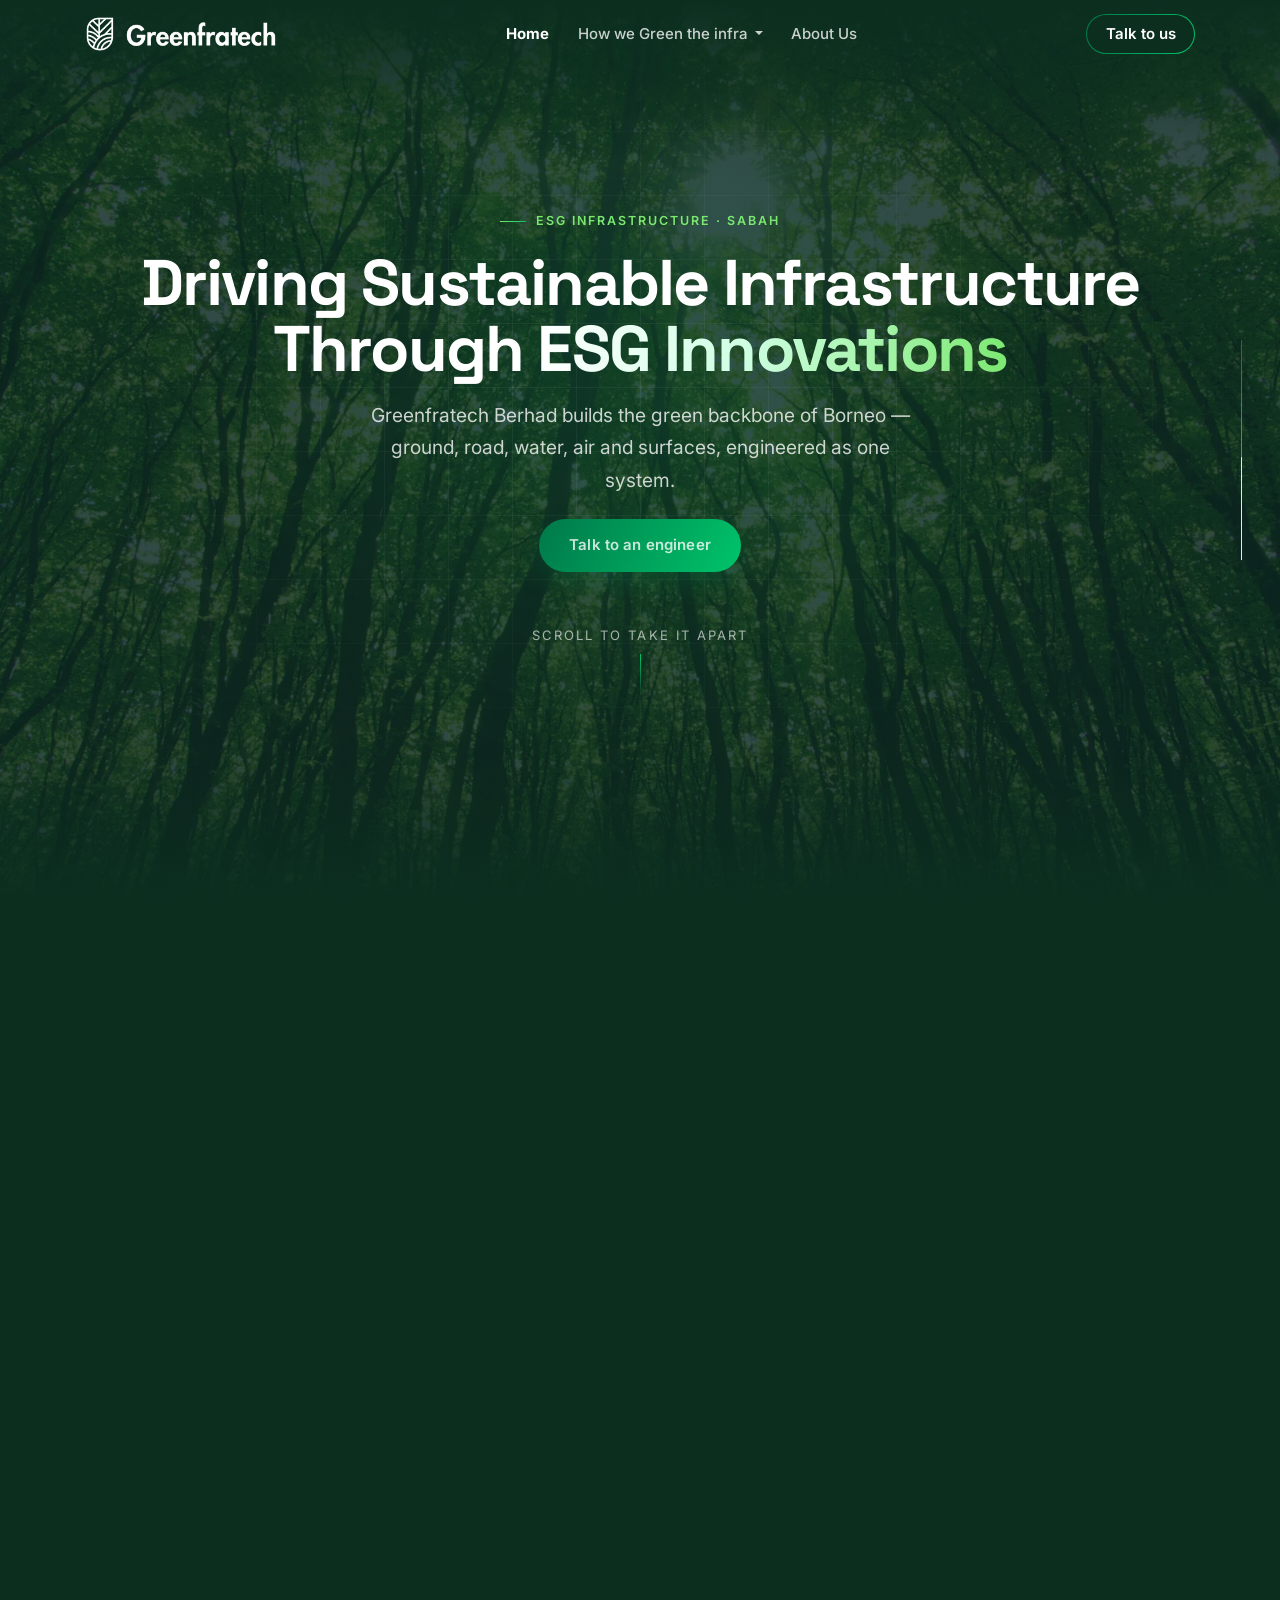
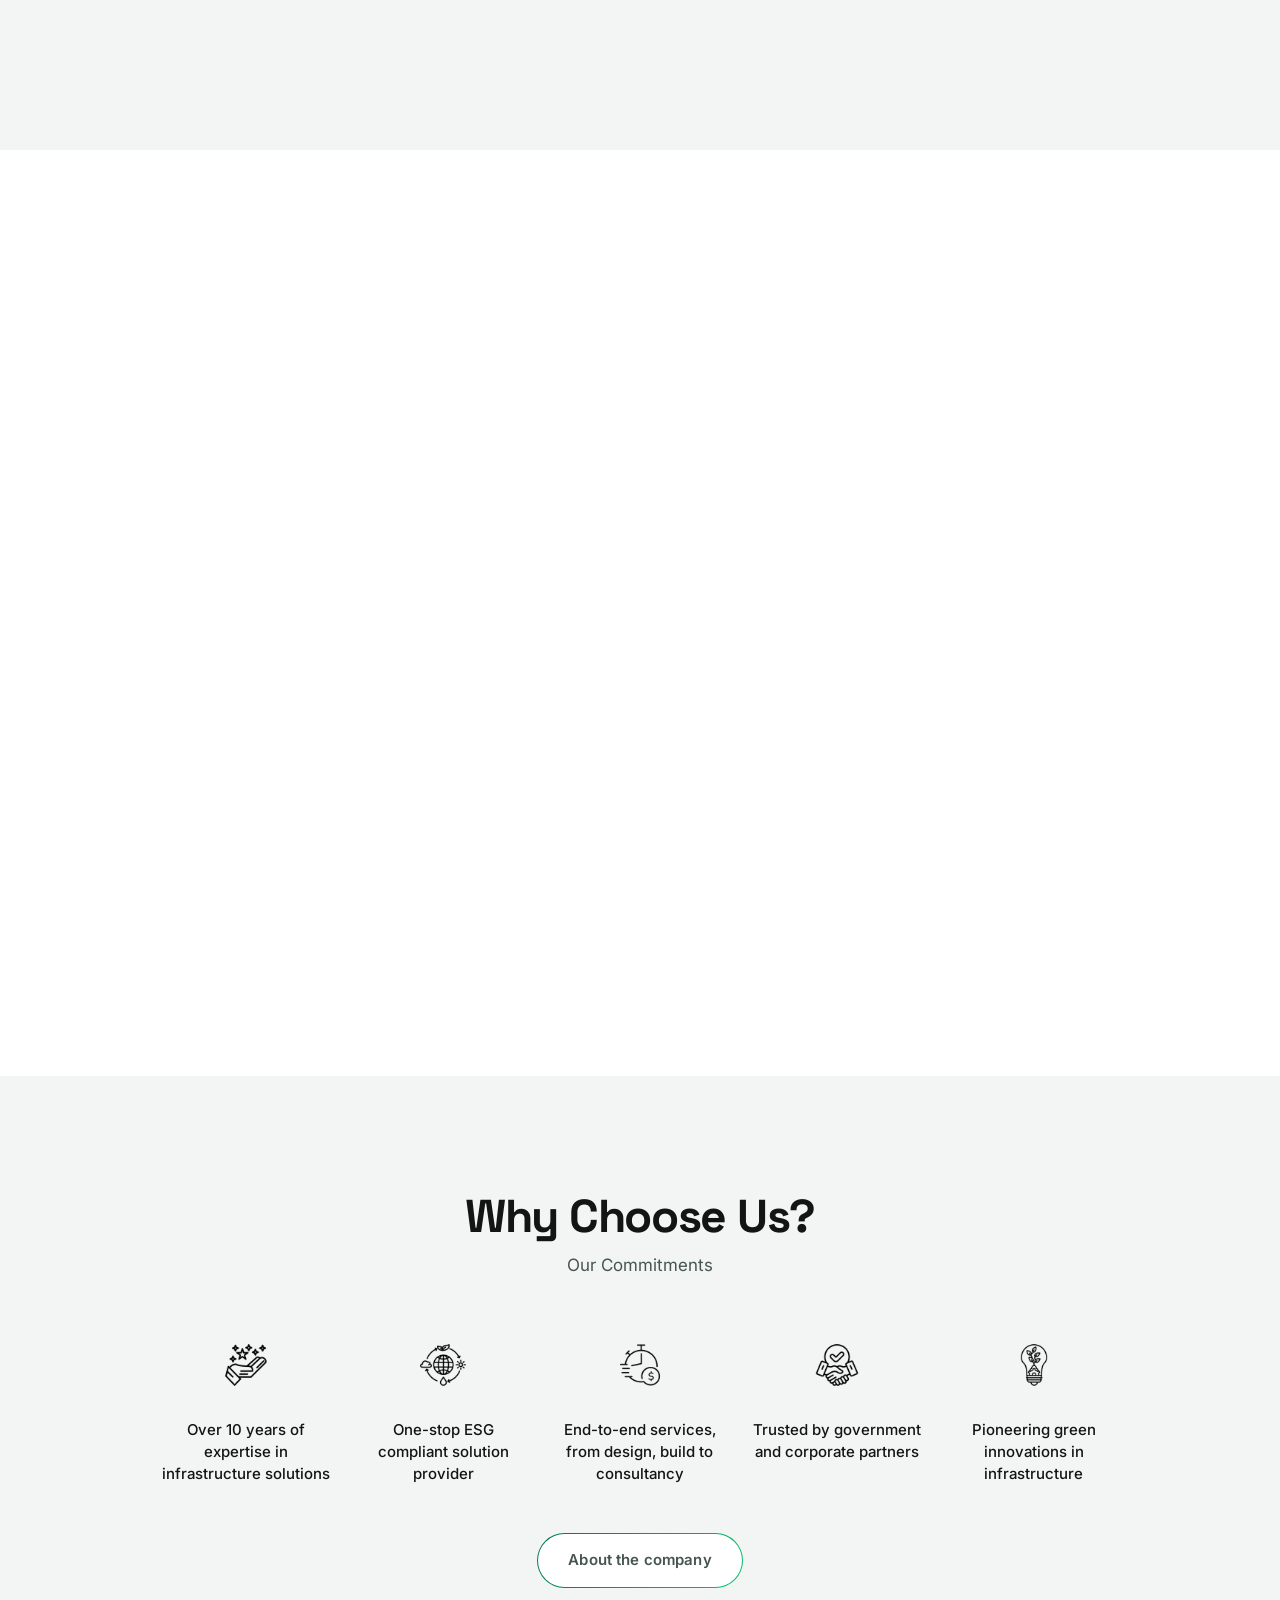
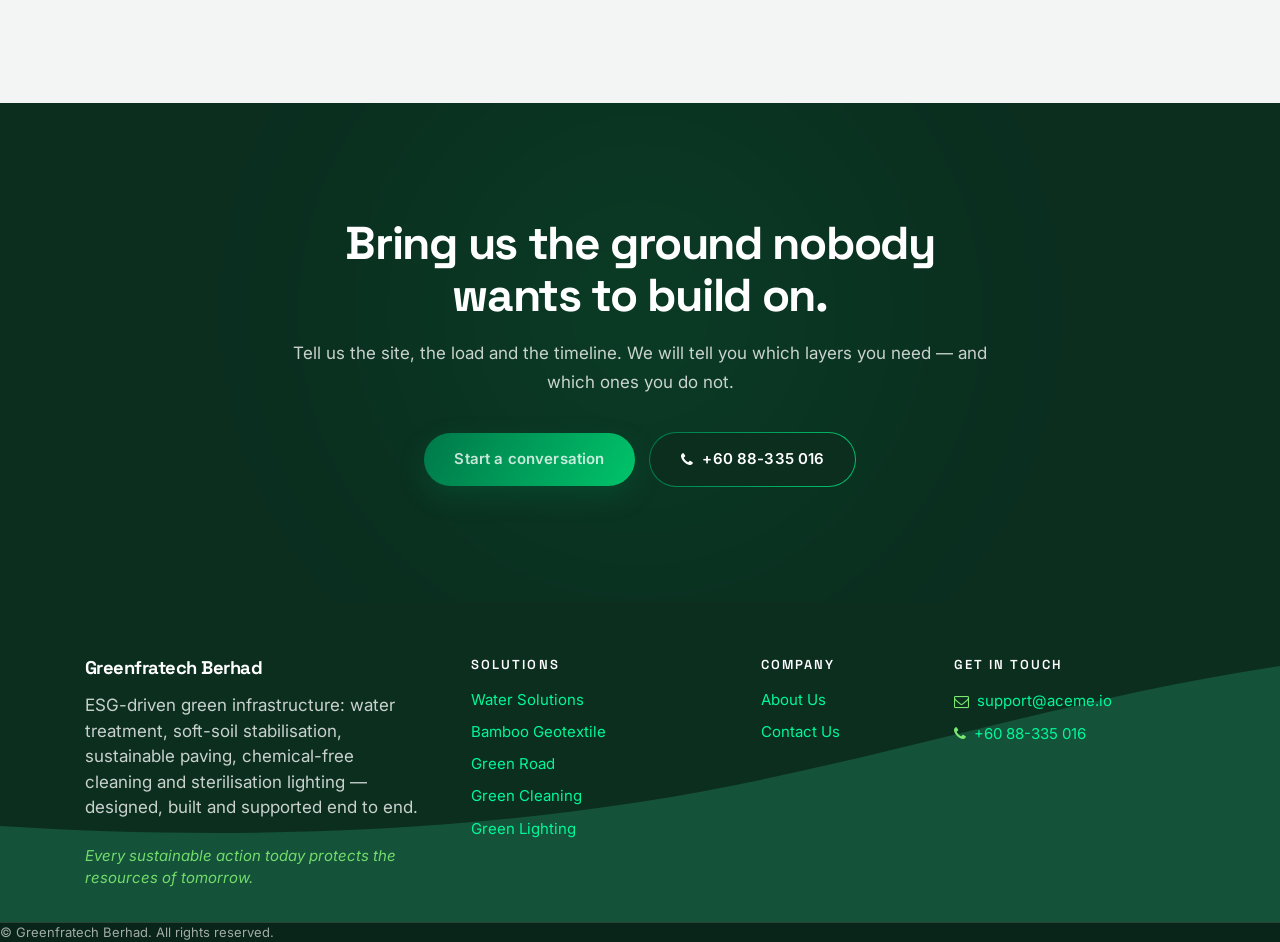
<file: index.html>
<!DOCTYPE html>
<html data-main-object="website.page(4,)" data-website-id="1" dir="ltr" lang="en-US">
<head>
<meta charset="utf-8"/>
<meta content="IE=edge" http-equiv="X-UA-Compatible"/>
<meta content="width=device-width, initial-scale=1" name="viewport"/>

<meta content="Greenfratech Berhad builds the green backbone of Borneo — ground, road, water, air and surfaces, engineered as one system." name="description"/>
<meta content="website" property="og:type"/>
<meta content="Home | Greenfratech Berhad" property="og:title"/>
<meta content="Greenfratech Berhad" property="og:site_name"/>


<meta content="Greenfratech Berhad builds the green backbone of Borneo — ground, road, water, air and surfaces, engineered as one system." property="og:description"/>
<meta content="summary_large_image" name="twitter:card"/>
<meta content="Home | Greenfratech Berhad" name="twitter:title"/>

<meta content="@Odoo" name="twitter:site"/>
<meta content="Greenfratech Berhad builds the green backbone of Borneo — ground, road, water, air and surfaces, engineered as one system." name="twitter:description"/>

<link crossorigin="" href="https://fonts.gstatic.com/" rel="preconnect"/>
<link href="/assets/img/apple-touch-icon.png" rel="apple-touch-icon" sizes="180x180"/>
<title>Home | Greenfratech Berhad</title>
<link href="/assets/img/favicon.ico" rel="icon" sizes="any"/><link href="/assets/img/favicon-32.png" rel="icon" type="image/png" sizes="32x32"/>
<link as="font" crossorigin="" href="/assets/fonts/fontawesome-webfont.woff2?v=4.7.0" rel="preload"/>





<link href="/assets/css/site.css" rel="stylesheet"/><script defer="defer" src="/assets/js/site.js"></script></head>
<body>
<div class="homepage o_header_overlay" id="wrapwrap">
<a class="o_skip_to_content btn btn-primary rounded-0 visually-hidden-focusable position-absolute start-0" href="#wrap">Skip to Content</a>
<header class="o_header_fixed" data-anchor="true" data-extra-items-toggle-aria-label="Extra items button" data-name="Header" id="top" style=" ">
<nav aria-label="Main" class="navbar navbar-expand-lg navbar-light o_colored_level o_cc gft-navbar d-none d-lg-block" data-name="Navbar">
<div class="o_main_nav container" id="o_main_nav">
<a class="navbar-brand logo me-4 gft-brand" data-name="Navbar Logo" href="/">
<span aria-label="Logo of Greenfratech Berhad" role="img" title="Greenfratech Berhad"><img alt="Greenfratech Berhad" class="img img-fluid" height="40" loading="lazy" src="/assets/img/logo.png" width="95"/></span>
</a>
<ul class="nav navbar-nav top_menu mx-auto gft-nav" id="top_menu" role="menu">
<li class="nav-item" role="presentation">
<a class="nav-link active" href="/" role="menuitem">
<span>Home</span>
</a>
</li>
<li class="nav-item dropdown" role="presentation">
<a class="nav-link dropdown-toggle" data-bs-toggle="dropdown" href="#" role="menuitem">
<span>How we Green the infra</span>
</a><ul class="dropdown-menu" role="menu">
<li class="" role="presentation">
<a class="dropdown-item" href="/water-treatment" role="menuitem">
<span>Water Solutions</span>
</a>
</li>
<li class="" role="presentation">
<a class="dropdown-item" href="/bamboo-geotextile" role="menuitem">
<span>Bamboo Geotextile</span>
</a>
</li>
<li class="" role="presentation">
<a class="dropdown-item" href="/fiber-mastic-asphalt" role="menuitem">
<span>Green Road</span>
</a>
</li>
<li class="" role="presentation">
<a class="dropdown-item" href="/green-cleaning" role="menuitem">
<span>Green Cleaning</span>
</a>
</li>
<li class="" role="presentation">
<a class="dropdown-item" href="/green-lighting" role="menuitem">
<span>Green Lighting</span>
</a>
</li>
<li class="" role="presentation">
<a class="dropdown-item" href="/asset-power-monitoring" role="menuitem">
<span>Infra AI</span>
</a>
</li>
</ul>
</li>
<li class="nav-item" role="presentation">
<a class="nav-link" href="/about-us" role="menuitem">
<span>About Us</span>
</a>
</li>
</ul>
<ul class="navbar-nav align-items-center gap-2 flex-shrink-0 justify-content-end ps-3">

<li class="nav-item ms-2">
<a class="gft-cta-nav nav-link" href="/contactus">
                                Talk to us
                            </a>
</li>
</ul>
</div>
</nav>
<nav aria-label="Mobile" class="navbar navbar-light o_colored_level o_cc o_header_mobile d-block d-lg-none shadow-sm" data-name="Navbar">
<div class="o_main_nav container flex-wrap justify-content-between">
<a class="navbar-brand logo" data-name="Navbar Logo" href="/">
<span aria-label="Logo of Greenfratech Berhad" role="img" title="Greenfratech Berhad"><img alt="Greenfratech Berhad" class="img img-fluid" height="40" loading="lazy" src="/assets/img/logo.png" width="95"/></span>
</a>
<ul class="o_header_mobile_buttons_wrap navbar-nav flex-row align-items-center gap-2 mb-0">
<li>
<button aria-controls="top_menu_collapse_mobile" aria-expanded="false" aria-label="Toggle navigation" class="nav-link btn me-auto p-2" data-bs-target="#top_menu_collapse_mobile" data-bs-toggle="offcanvas" type="button">
<span class="navbar-toggler-icon"></span>
</button>
</li>
</ul>
<div class="offcanvas offcanvas-end o_navbar_mobile" id="top_menu_collapse_mobile">
<div class="offcanvas-header justify-content-end">
<button aria-label="Close" class="nav-link btn-close" data-bs-dismiss="offcanvas" type="button"></button>
</div>
<div class="offcanvas-body d-flex flex-column justify-content-between h-100 w-100">
<ul class="navbar-nav">
<li class="">

</li>
<ul class="nav navbar-nav top_menu" role="menu">
<li class="nav-item" role="presentation">
<a class="nav-link active" href="/" role="menuitem">
<span>Home</span>
</a>
</li>
<li class="nav-item dropdown" role="presentation">
<a class="nav-link dropdown-toggle d-flex justify-content-between align-items-center" data-bs-toggle="dropdown" href="#" role="menuitem">
<span>How we Green the infra</span>
</a><ul class="dropdown-menu position-relative rounded-0 o_dropdown_without_offset" role="menu">
<li class="" role="presentation">
<a class="dropdown-item" href="/water-treatment" role="menuitem">
<span>Water Solutions</span>
</a>
</li>
<li class="" role="presentation">
<a class="dropdown-item" href="/bamboo-geotextile" role="menuitem">
<span>Bamboo Geotextile</span>
</a>
</li>
<li class="" role="presentation">
<a class="dropdown-item" href="/fiber-mastic-asphalt" role="menuitem">
<span>Green Road</span>
</a>
</li>
<li class="" role="presentation">
<a class="dropdown-item" href="/green-cleaning" role="menuitem">
<span>Green Cleaning</span>
</a>
</li>
<li class="" role="presentation">
<a class="dropdown-item" href="/green-lighting" role="menuitem">
<span>Green Lighting</span>
</a>
</li>
<li class="" role="presentation">
<a class="dropdown-item" href="/asset-power-monitoring" role="menuitem">
<span>Infra AI</span>
</a>
</li>
</ul>
</li>
<li class="nav-item" role="presentation">
<a class="nav-link" href="/about-us" role="menuitem">
<span>About Us</span>
</a>
</li>
</ul>
<li class="">
<div class="s_text_block mt-2 border-top pt-2 o_border_contrast" data-name="Text">
<a class="nav-link o_nav-link_secondary p-2" href="tel:+6088335016">+60 88-335 016</a>
</div>
</li>
</ul>
<ul class="navbar-nav gap-2 mt-3 w-100">

<li class="">
<div>
<section class="s_text_block" data-name="Text">
<div class="container">
<a class="btn btn-primary btn_cta w-100" href="/contactus">Contact Us</a>
</div>
</section>
</div>
</li>
</ul>
</div>
</div>
</div>
</nav>
</header>
<main>
<div class="gft-page gft-page--home" id="wrap">
<section class="gft-stage gft-on-green" data-gft-stage="true" data-name="Scroll Stage">
<div class="gft-stage__viewport">
<div class="gft-glow gft-glow--center"></div>
<div class="gft-grid"></div>
<div class="gft-vignette"></div>
<div class="gft-stage__scene" data-gft-scene="true">
<div class="gft-stage__camera">
<span class="gft-layer gft-layer--soil" data-gft-layer="0" style="--i: 0">
<span class="gft-layer__tag">
<span class="gft-layer__index">Ground condition</span>
<span class="gft-layer__name">Soft subsoil</span>
<span class="gft-layer__note">Mangrove, peat swamp, marine clay</span>
</span>
</span>
<a class="gft-layer gft-layer--bamboo" data-beat="1" data-gft-layer="1" href="/bamboo-geotextile" style="--i: 1">
<span class="gft-layer__tag">
<span class="gft-layer__index">01 — Ground</span>
<span class="gft-layer__name">Bamboo Geotextile</span>
<span class="gft-layer__note">Green soft soil treatment</span>
</span>
</a>
<a class="gft-layer gft-layer--road" data-beat="2" data-gft-layer="2" href="/fiber-mastic-asphalt" style="--i: 2">
<span class="gft-layer__tag">
<span class="gft-layer__index">02 — Surface</span>
<span class="gft-layer__name">Green Road</span>
<span class="gft-layer__note">Fibre Mastic Asphalt</span>
</span>
</a>
<a class="gft-layer gft-layer--water" data-beat="3" data-gft-layer="3" href="/water-treatment" style="--i: 3">
<span class="gft-layer__tag">
<span class="gft-layer__index">03 — Water</span>
<span class="gft-layer__name">Water Solutions</span>
<span class="gft-layer__note">Treatment &amp; purification plants</span>
</span>
</a>
<a class="gft-layer gft-layer--light" data-beat="4" data-gft-layer="4" href="/green-lighting" style="--i: 4">
<span class="gft-layer__tag">
<span class="gft-layer__index">04 — Light</span>
<span class="gft-layer__name">Green Lighting</span>
<span class="gft-layer__note">Sterilization &amp; street</span>
</span>
</a>
<a class="gft-layer gft-layer--clean" data-beat="5" data-gft-layer="5" href="/green-cleaning" style="--i: 5">
<span class="gft-layer__tag">
<span class="gft-layer__index">05 — Surfaces</span>
<span class="gft-layer__name">Green Cleaning</span>
<span class="gft-layer__note">Aqueous ozone &amp; grease traps</span>
</span>
</a>
<a class="gft-layer gft-layer--infra" data-beat="6" data-gft-layer="6" href="/asset-power-monitoring" style="--i: 6">
<span class="gft-layer__tag">
<span class="gft-layer__index">06 — Intelligence</span>
<span class="gft-layer__name">Infra AI</span>
<span class="gft-layer__note">Monitoring &amp; AI estimating</span>
</span>
</a>
</div>
</div>
<div class="gft-stage__rail"><span></span></div>
<div class="gft-beats">
<div class="gft-beat gft-beat--hero gft-beat--center" data-gft-beat="0">
<span class="gft-eyebrow">ESG Infrastructure · Sabah</span>
<h1 class="gft-beat__title">
                                    Driving Sustainable Infrastructure<br/>
                                    Through <span class="gft-grad-text">ESG Innovations</span>
</h1>
<p class="gft-beat__body">
                                    Greenfratech Berhad builds the green backbone of Borneo — ground,
                                    road, water, air and surfaces, engineered as one system.
                                </p>
<div class="gft-actions">
<a class="gft-btn gft-btn--primary" href="/contactus">Talk to an engineer</a>
</div>
<p class="mt-5 mb-0">
<span class="gft-scroll-cue">Scroll to take it apart</span>
</p>
</div>
<div class="gft-beat gft-beat--left" data-gft-beat="1">
<span class="gft-eyebrow">01 — Bamboo Geotextile</span>
<h2 class="gft-beat__title">Build on ground that couldn't be built on.</h2>
<figure class="gft-beat__shot">
<img alt="Bamboo-geotextile composite (Geobamtile)" loading="lazy" src="/assets/img/solutions/bamboo.webp"/>
</figure>
<p class="gft-beat__body">
                                    A bamboo-and-geotextile composite that lets heavy construction sit
                                    directly on soft subsoil — proven in mangrove swamps, peat swamps
                                    and marine clay grounds.
                                </p>
<ul class="gft-checks">
<li>Proven on deep and critically soft ground</li>
<li>Cost-effective against conventional consolidation</li>
<li>Renewable, bamboo-based composite</li>
</ul>
<div class="gft-actions mt-4">
<a class="gft-btn gft-btn--text" href="/bamboo-geotextile">
                                        See the method <i class="fa fa-long-arrow-right"></i>
</a>
</div>
</div>
<div class="gft-beat gft-beat--right" data-gft-beat="2">
<span class="gft-eyebrow">02 — Green Road</span>
<h2 class="gft-beat__title">A road that outlives the traffic.</h2>
<figure class="gft-beat__shot">
<img alt="Fibre mastic asphalt road surface" loading="lazy" src="/assets/img/solutions/road.webp"/>
</figure>
<p class="gft-beat__body">
                                    Fibre Mastic Asphalt reinforced with natural fibre recovered from
                                    palm oil waste. Stronger under load, slower to crack, and it turns
                                    an agricultural by-product into road-building material.
                                </p>
<dl class="gft-hero__facts justify-content-lg-end">
<div>
<dt>25%</dt>
<dd>Strength improvement</dd>
</div>
<div>
<dt>50%</dt>
<dd>Longer service life</dd>
</div>
</dl>
<div class="gft-actions mt-4">
<a class="gft-btn gft-btn--text" href="/fiber-mastic-asphalt">
                                        See the pavement <i class="fa fa-long-arrow-right"></i>
</a>
</div>
</div>
<div class="gft-beat gft-beat--left" data-gft-beat="3">
<span class="gft-eyebrow">03 — Water Solutions</span>
<h2 class="gft-beat__title">Any source in. Safe water out.</h2>
<figure class="gft-beat__shot">
<img alt="Water treatment plant" loading="lazy" src="/assets/img/solutions/water.webp"/>
</figure>
<p class="gft-beat__body">
                                    Custom treatment plants that turn brackish, saline or surface water
                                    into safe drinking water, plus portable purification for
                                    emergencies, remote communities and site camps.
                                </p>
<ul class="gft-checks">
<li>Designed around your site, scaled to your demand</li>
<li>Fast deployment, modular and portable</li>
<li>Low operating and maintenance cost</li>
</ul>
<div class="gft-actions mt-4">
<a class="gft-btn gft-btn--text" href="/water-treatment">
                                        See the systems <i class="fa fa-long-arrow-right"></i>
</a>
</div>
</div>
<div class="gft-beat gft-beat--right" data-gft-beat="4">
<span class="gft-eyebrow">04 — Green Lighting</span>
<h2 class="gft-beat__title">Then light it, inside and out.</h2>
<figure class="gft-beat__shot">
<img alt="Green Lighting — sterilization and street lighting" loading="lazy" src="/assets/img/solutions/lighting.webp"/>
</figure>
<p class="gft-beat__body">
                                    EV Sun fittings clear 90% of germs from a room in an hour while
                                    they light it, and a Japanese-standard LED street lighting range —
                                    mains or solar, SIRIM certified — takes over at the kerb.
                                </p>
<dl class="gft-hero__facts justify-content-lg-end">
<div>
<dt>90%</dt>
<dd>Germs removed per hour</dd>
</div>
<div>
<dt>162</dt>
<dd>lm/W peak street efficacy</dd>
</div>
</dl>
<div class="gft-actions mt-4">
<a class="gft-btn gft-btn--text" href="/green-lighting">
                                        See the lighting <i class="fa fa-long-arrow-right"></i>
</a>
</div>
</div>
<div class="gft-beat gft-beat--left" data-gft-beat="5">
<span class="gft-eyebrow">05 — Green Cleaning</span>
<h2 class="gft-beat__title">And every surface it touches.</h2>
<figure class="gft-beat__shot">
<img alt="Chemical-free cleaning in use" loading="lazy" src="/assets/img/solutions/cleaning.webp"/>
</figure>
<p class="gft-beat__body">
                                    Tersano turns tap water and oxygen into a disinfectant stronger
                                    than bleach, made on demand. Our patented grease trap keeps fats
                                    and oils out of the sewer.
                                </p>
<ul class="gft-checks">
<li>Safe and non-toxic for staff and occupants</li>
<li>No packaging, no chemical waste stream</li>
<li>Drops into existing cleaning routines</li>
<li>Patented grease trap — MySTI certified, JKR approved</li>
</ul>
<div class="gft-actions mt-4">
<a class="gft-btn gft-btn--text" href="/green-cleaning">
                                        See the system <i class="fa fa-long-arrow-right"></i>
</a>
</div>
</div>
<div class="gft-beat gft-beat--right" data-gft-beat="6">
<span class="gft-eyebrow">06 — Infra AI</span>
<h2 class="gft-beat__title">Then keep watching all of it.</h2>
<figure class="gft-beat__shot">
<img alt="Infra AI — building asset and power monitoring" loading="lazy" src="/assets/img/solutions/infra-ai.webp"/>
</figure>
<p class="gft-beat__body">
                                    Two AI systems at opposite ends of a building's life: one meters
                                    every board and watches every lift, pump and chiller once it is
                                    standing; the other reads the drawings and measures the quantities
                                    before it is built.
                                </p>
<ul class="gft-checks">
<li>Asset &amp; Power Monitoring — the whole site on one dashboard</li>
<li>Togal.AI — automated quantity take-off from drawings</li>
</ul>
<div class="gft-actions mt-4">
<a class="gft-btn gft-btn--primary" href="/asset-power-monitoring">See Infra AI</a>
<a class="gft-btn gft-btn--ghost" href="/contactus">Talk to an engineer</a>
</div>
</div>
</div>
</div>
</section>
<section class="gft-section gft-section--alt" data-gft-impact="true" data-name="Impact">
<div class="container">
<div class="row justify-content-center text-center mb-5">
<div class="col-lg-8">
<span class="gft-eyebrow gft-center">Environmental impact</span>
<h2 class="gft-h2 gft-split">
<span class="gft-split__part gft-split__part--l">Every sustainable action today</span>
<span class="gft-split__part gft-split__part--r">protects the resources of tomorrow.</span>
</h2>
</div>
</div>
<div class="gft-stats">
<div class="gft-stat">
<span class="gft-stat__value">45%</span>
<span class="gft-stat__label">Lower embodied carbon on treated ground</span>
</div>
<div class="gft-stat">
<span class="gft-stat__value">30%</span>
<span class="gft-stat__label">Reduction in lifecycle maintenance</span>
</div>
<div class="gft-stat">
<span class="gft-stat__value">512,000</span>
<span class="gft-stat__label">Trees protected</span>
</div>
<div class="gft-stat">
<span class="gft-stat__value">85%</span>
<span class="gft-stat__label">Waste diversion</span>
</div>
<div class="gft-stat">
<span class="gft-stat__value">50%</span>
<span class="gft-stat__label">Renewable energy adoption</span>
</div>
<div class="gft-stat">
<span class="gft-stat__value">131,000</span>
<span class="gft-stat__label">Tonnes recycled</span>
</div>
</div>
</div>
</section>
<section class="gft-section gft-section--sm" data-gft-inview="true" data-name="Partners">
<div class="container">
<div class="row justify-content-center text-center mb-5">
<div class="col-lg-8 gft-inview__lead">
<h2 class="gft-h2">Our Partners in Sustainability</h2>
<p class="mb-0">
                                    We partner with innovative organizations dedicated to environmental
                                    conservation and creating a sustainable planet.
                                </p>
</div>
</div>
<div class="gft-partners">
<span class="gft-partners__item gft-partners__item--novapave"><img alt="Novapave" loading="lazy" src="/assets/img/partners/novapave.webp"/></span>
<span class="gft-partners__item gft-partners__item--acrel"><img alt="Acrel" loading="lazy" src="/assets/img/partners/acrel.webp"/></span>
<span class="gft-partners__item gft-partners__item--tersano"><img alt="Tersano" loading="lazy" src="/assets/img/partners/tersano.webp"/></span>
<span class="gft-partners__item gft-partners__item--elm"><img alt="Eye Lighting Malaysia (ELM)" loading="lazy" src="/assets/img/partners/elm.webp"/></span>
<span class="gft-partners__item gft-partners__item--spectra"><img alt="Spectra Watermakers" loading="lazy" src="/assets/img/partners/spectra.webp"/></span>
<span class="gft-partners__item gft-partners__item--wateroam"><img alt="Wateroam" loading="lazy" src="/assets/img/partners/wateroam.webp"/></span>
<span class="gft-partners__item gft-partners__item--gec"><img alt="Green Enterprise &amp; Co (GEC)" loading="lazy" src="/assets/img/partners/gec.webp"/></span>
<span class="gft-partners__item gft-partners__item--chtech"><img alt="CH Tech Global" loading="lazy" src="/assets/img/partners/chtech.webp"/></span>
<span class="gft-partners__item gft-partners__item--evsun"><img alt="EV Sun" loading="lazy" src="/assets/img/partners/evsun.webp"/></span>
</div>
</div>
</section>
<section class="gft-strip" data-gft-inview="true" data-name="Project photography">
<div class="gft-strip__track">
<figure class="gft-strip__item gft-strip__item--tall">
<img alt="Greenfratech project site" loading="lazy" src="/assets/img/gallery/01.webp"/>
</figure>
<div class="gft-strip__stack">
<figure class="gft-strip__item">
<img alt="Tersano chemical-free cleaning in use" loading="lazy" src="/assets/img/gallery/02.webp"/>
</figure>
<figure class="gft-strip__item">
<img alt="Clean drinking water delivered to a community" loading="lazy" src="/assets/img/gallery/03.webp"/>
</figure>
</div>
<figure class="gft-strip__item gft-strip__item--wide">
<img alt="Portable water purification deployed in the field" loading="lazy" src="/assets/img/gallery/04.webp"/>
</figure>
<figure class="gft-strip__item gft-strip__item--wide">
<img alt="Completed green road through forested terrain" loading="lazy" src="/assets/img/gallery/05.webp"/>
</figure>
<figure class="gft-strip__item gft-strip__item--tall">
<img alt="Crew laying fibre mastic asphalt" loading="lazy" src="/assets/img/gallery/06.webp"/>
</figure>
</div>
</section>
<section class="gft-section gft-section--alt" data-name="Why Greenfratech">
<div class="container">
<div class="row justify-content-center text-center mb-5">
<div class="col-lg-8 gft-reveal">
<h2 class="gft-h2">Why Choose Us?</h2>
<p class="mb-0">Our Commitments</p>
</div>
</div>
<div class="gft-commitments gft-reveal gft-reveal--d1">
<div class="gft-commitment">
<img alt="" aria-hidden="true" loading="lazy" src="/assets/img/icons/experience.webp"/>
<p>Over 10 years of expertise in infrastructure solutions</p>
</div>
<div class="gft-commitment">
<img alt="" aria-hidden="true" loading="lazy" src="/assets/img/icons/onestop.webp"/>
<p>One-stop ESG compliant solution provider</p>
</div>
<div class="gft-commitment">
<img alt="" aria-hidden="true" loading="lazy" src="/assets/img/icons/endtoend.webp"/>
<p>End-to-end services, from design, build to consultancy</p>
</div>
<div class="gft-commitment">
<img alt="" aria-hidden="true" loading="lazy" src="/assets/img/icons/trusted.webp"/>
<p>Trusted by government and corporate partners</p>
</div>
<div class="gft-commitment">
<img alt="" aria-hidden="true" loading="lazy" src="/assets/img/icons/pioneering.webp"/>
<p>Pioneering green innovations in infrastructure</p>
</div>
</div>
<div class="text-center mt-5 gft-reveal gft-reveal--d2">
<a class="gft-btn gft-btn--ghost" href="/about-us">About the company</a>
</div>
</div>
</section>
<section class="gft-cta-band gft-on-green" data-name="Call to action">
<div class="gft-glow gft-glow--center"></div>
<div class="container">
<div class="gft-cta-band__inner gft-reveal">
<h2 class="gft-cta-band__title">Bring us the ground nobody wants to build on.</h2>
<p class="gft-cta-band__text">
                                Tell us the site, the load and the timeline. We will tell you which
                                layers you need — and which ones you do not.
                            </p>
<div class="gft-actions justify-content-center">
<a class="gft-btn gft-btn--primary" href="/contactus">Start a conversation</a>
<a class="gft-btn gft-btn--ghost" href="tel:+6088335016">
<i class="fa fa-phone"></i> +60 88-335 016
                                </a>
</div>
</div>
</div>
</section>
</div>

</main>
<footer class="o_footer o_colored_level o_cc" data-anchor="true" data-name="Footer" id="bottom">
<div class="gft-footer" id="footer">
<section class="s_text_block pt56 pb32" data-name="Text">
<div class="container">
<div class="row g-5">
<div class="col-lg-4">
<h5 class="gft-footer__brand mb-3">Greenfratech Berhad</h5>
<p class="mb-4">
                                    ESG-driven green infrastructure: water treatment, soft-soil
                                    stabilisation, sustainable paving, chemical-free cleaning and
                                    sterilisation lighting — designed, built and supported end to end.
                                </p>
<p class="gft-footer__motto mb-0">
                                    Every sustainable action today protects the resources of tomorrow.
                                </p>
</div>
<div class="col-lg-3 col-sm-6">
<h6 class="gft-footer__title">Solutions</h6>
<ul class="list-unstyled gft-footer__links">
<li><a href="/water-treatment">Water Solutions</a></li>
<li><a href="/bamboo-geotextile">Bamboo Geotextile</a></li>
<li><a href="/fiber-mastic-asphalt">Green Road</a></li>
<li><a href="/green-cleaning">Green Cleaning</a></li>
<li><a href="/green-lighting">Green Lighting</a></li>
</ul>
</div>
<div class="col-lg-2 col-sm-6">
<h6 class="gft-footer__title">Company</h6>
<ul class="list-unstyled gft-footer__links">
<li><a href="/about-us">About Us</a></li>
<li><a href="/contactus">Contact Us</a></li>
</ul>
</div>
<div class="col-lg-3">
<h6 class="gft-footer__title">Get in touch</h6>
<ul class="list-unstyled gft-footer__links gft-footer__contact">
<li>
<i class="fa fa-envelope-o me-2"></i>
<a href="mailto:support@aceme.io">support@aceme.io</a>
</li>
<li>
<i class="fa fa-phone me-2"></i>
<a href="tel:+6088335016">+60 88-335 016</a>
</li>
</ul>
</div>
</div>
</div>
</section>
</div>
<div class="o_footer_copyright o_colored_level o_cc" data-name="Copyright"><span>© Greenfratech Berhad. All rights reserved.</span></div>
</footer>
</div>
</body>
</html>
</file>
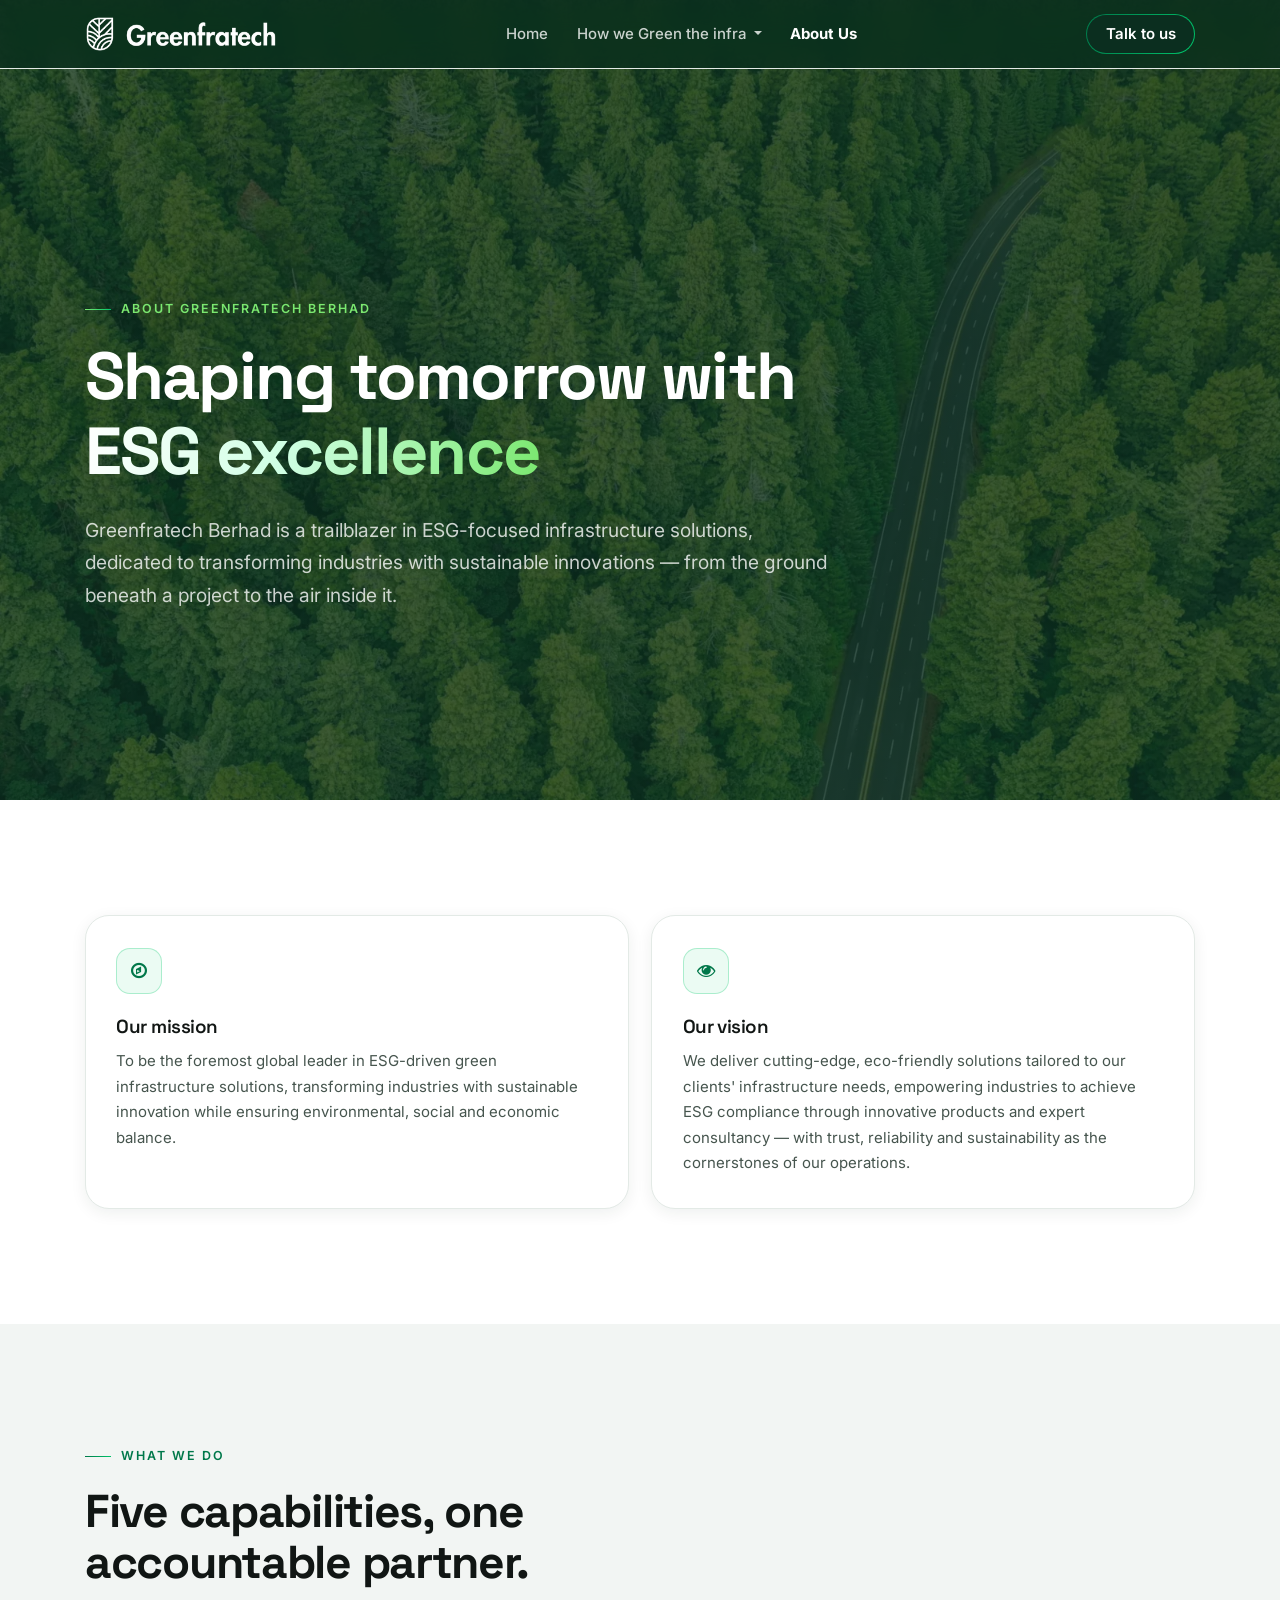
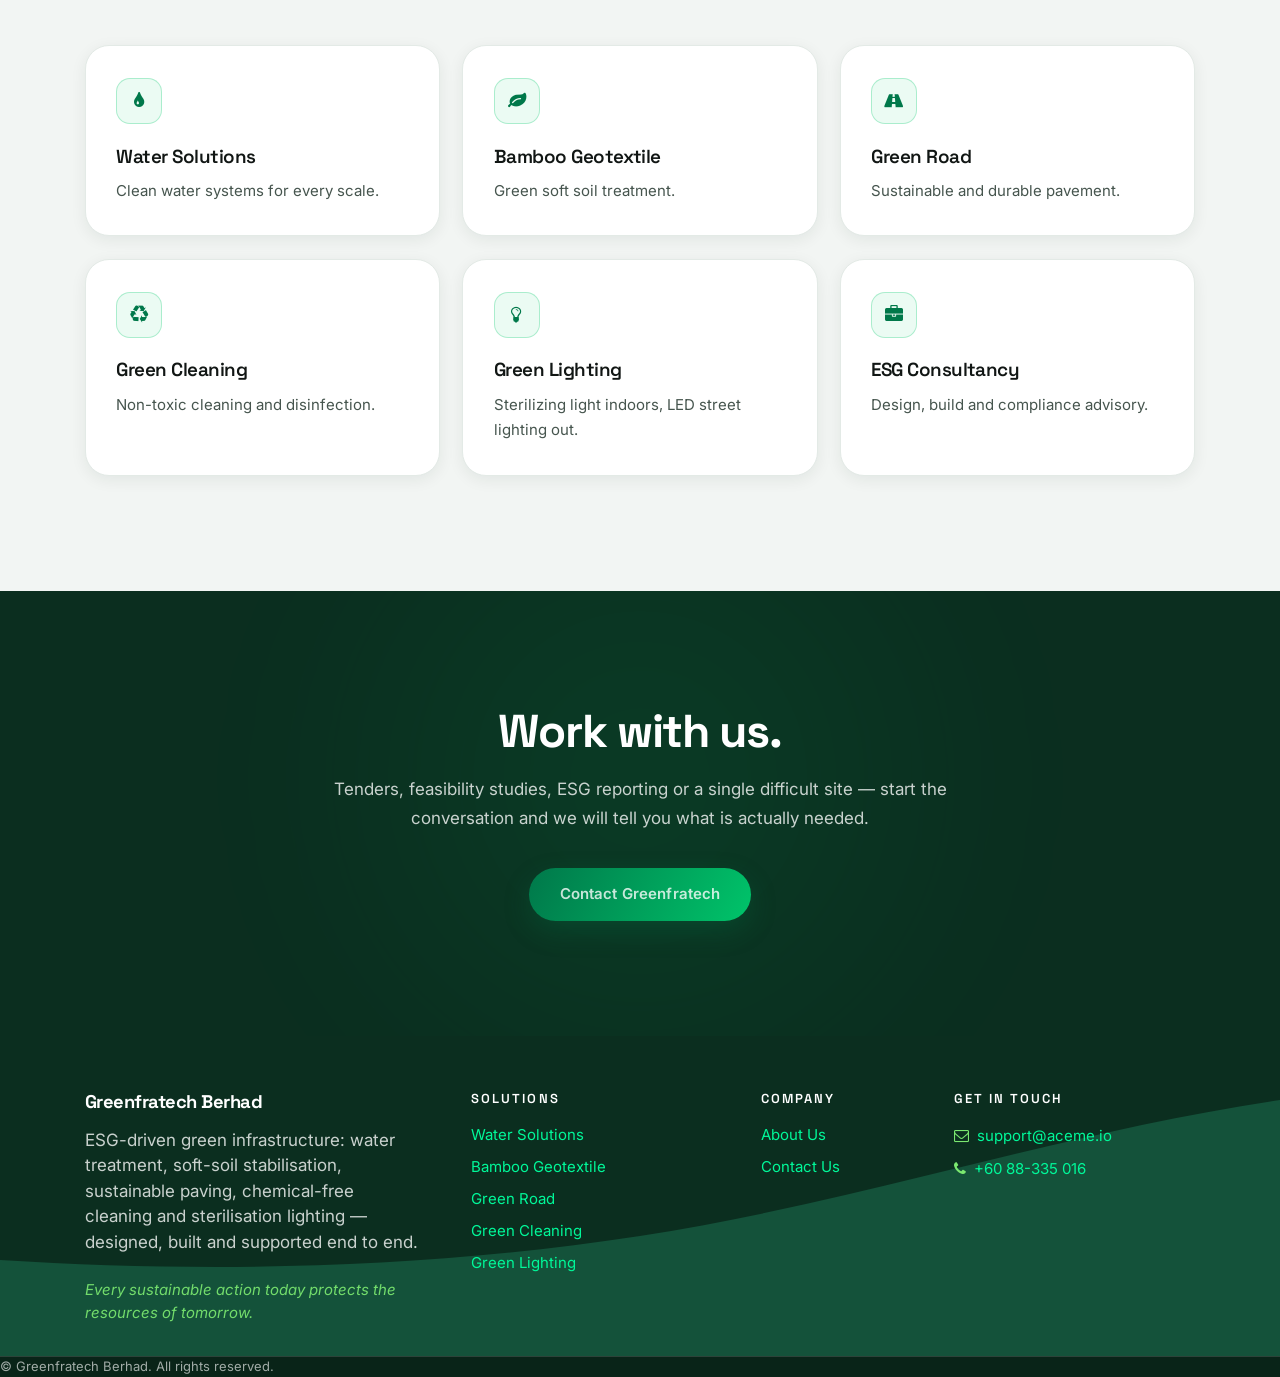
<file: about-us/index.html>
<!DOCTYPE html>
<html data-main-object="website.page(9,)" data-website-id="1" dir="ltr" lang="en-US">
<head>
<meta charset="utf-8"/>
<meta content="IE=edge" http-equiv="X-UA-Compatible"/>
<meta content="width=device-width, initial-scale=1" name="viewport"/>

<meta content="website" property="og:type"/>
<meta content="About Us | Greenfratech Berhad" property="og:title"/>
<meta content="Greenfratech Berhad" property="og:site_name"/>


<meta content="summary_large_image" name="twitter:card"/>
<meta content="About Us | Greenfratech Berhad" name="twitter:title"/>

<meta content="@Odoo" name="twitter:site"/>

<link crossorigin="" href="https://fonts.gstatic.com/" rel="preconnect"/>
<link href="/assets/img/apple-touch-icon.png" rel="apple-touch-icon" sizes="180x180"/>
<title>About Us | Greenfratech Berhad</title>
<link href="/assets/img/favicon.ico" rel="icon" sizes="any"/><link href="/assets/img/favicon-32.png" rel="icon" type="image/png" sizes="32x32"/>
<link as="font" crossorigin="" href="/assets/fonts/fontawesome-webfont.woff2?v=4.7.0" rel="preload"/>





<link href="/assets/css/site.css" rel="stylesheet"/><script defer="defer" src="/assets/js/site.js"></script><meta content="Greenfratech Berhad is a trailblazer in ESG-focused infrastructure solutions, dedicated to transforming industries with sustainable innovations — from the…" name="description"/></head>
<body>
<div class="o_header_overlay" id="wrapwrap">
<a class="o_skip_to_content btn btn-primary rounded-0 visually-hidden-focusable position-absolute start-0" href="#wrap">Skip to Content</a>
<header class="o_header_fixed" data-anchor="true" data-extra-items-toggle-aria-label="Extra items button" data-name="Header" id="top" style=" ">
<nav aria-label="Main" class="navbar navbar-expand-lg navbar-light o_colored_level o_cc gft-navbar d-none d-lg-block" data-name="Navbar">
<div class="o_main_nav container" id="o_main_nav">
<a class="navbar-brand logo me-4 gft-brand" data-name="Navbar Logo" href="/">
<span aria-label="Logo of Greenfratech Berhad" role="img" title="Greenfratech Berhad"><img alt="Greenfratech Berhad" class="img img-fluid" height="40" loading="lazy" src="/assets/img/logo.png" width="95"/></span>
</a>
<ul class="nav navbar-nav top_menu mx-auto gft-nav" id="top_menu" role="menu">
<li class="nav-item" role="presentation">
<a class="nav-link" href="/" role="menuitem">
<span>Home</span>
</a>
</li>
<li class="nav-item dropdown" role="presentation">
<a class="nav-link dropdown-toggle" data-bs-toggle="dropdown" href="#" role="menuitem">
<span>How we Green the infra</span>
</a><ul class="dropdown-menu" role="menu">
<li class="" role="presentation">
<a class="dropdown-item" href="/water-treatment" role="menuitem">
<span>Water Solutions</span>
</a>
</li>
<li class="" role="presentation">
<a class="dropdown-item" href="/bamboo-geotextile" role="menuitem">
<span>Bamboo Geotextile</span>
</a>
</li>
<li class="" role="presentation">
<a class="dropdown-item" href="/fiber-mastic-asphalt" role="menuitem">
<span>Green Road</span>
</a>
</li>
<li class="" role="presentation">
<a class="dropdown-item" href="/green-cleaning" role="menuitem">
<span>Green Cleaning</span>
</a>
</li>
<li class="" role="presentation">
<a class="dropdown-item" href="/green-lighting" role="menuitem">
<span>Green Lighting</span>
</a>
</li>
<li class="" role="presentation">
<a class="dropdown-item" href="/asset-power-monitoring" role="menuitem">
<span>Infra AI</span>
</a>
</li>
</ul>
</li>
<li class="nav-item" role="presentation">
<a class="nav-link active" href="/about-us" role="menuitem">
<span>About Us</span>
</a>
</li>
</ul>
<ul class="navbar-nav align-items-center gap-2 flex-shrink-0 justify-content-end ps-3">

<li class="nav-item ms-2">
<a class="gft-cta-nav nav-link" href="/contactus">
                                Talk to us
                            </a>
</li>
</ul>
</div>
</nav>
<nav aria-label="Mobile" class="navbar navbar-light o_colored_level o_cc o_header_mobile d-block d-lg-none shadow-sm" data-name="Navbar">
<div class="o_main_nav container flex-wrap justify-content-between">
<a class="navbar-brand logo" data-name="Navbar Logo" href="/">
<span aria-label="Logo of Greenfratech Berhad" role="img" title="Greenfratech Berhad"><img alt="Greenfratech Berhad" class="img img-fluid" height="40" loading="lazy" src="/assets/img/logo.png" width="95"/></span>
</a>
<ul class="o_header_mobile_buttons_wrap navbar-nav flex-row align-items-center gap-2 mb-0">
<li>
<button aria-controls="top_menu_collapse_mobile" aria-expanded="false" aria-label="Toggle navigation" class="nav-link btn me-auto p-2" data-bs-target="#top_menu_collapse_mobile" data-bs-toggle="offcanvas" type="button">
<span class="navbar-toggler-icon"></span>
</button>
</li>
</ul>
<div class="offcanvas offcanvas-end o_navbar_mobile" id="top_menu_collapse_mobile">
<div class="offcanvas-header justify-content-end">
<button aria-label="Close" class="nav-link btn-close" data-bs-dismiss="offcanvas" type="button"></button>
</div>
<div class="offcanvas-body d-flex flex-column justify-content-between h-100 w-100">
<ul class="navbar-nav">
<li class="">

</li>
<ul class="nav navbar-nav top_menu" role="menu">
<li class="nav-item" role="presentation">
<a class="nav-link" href="/" role="menuitem">
<span>Home</span>
</a>
</li>
<li class="nav-item dropdown" role="presentation">
<a class="nav-link dropdown-toggle d-flex justify-content-between align-items-center" data-bs-toggle="dropdown" href="#" role="menuitem">
<span>How we Green the infra</span>
</a><ul class="dropdown-menu position-relative rounded-0 o_dropdown_without_offset" role="menu">
<li class="" role="presentation">
<a class="dropdown-item" href="/water-treatment" role="menuitem">
<span>Water Solutions</span>
</a>
</li>
<li class="" role="presentation">
<a class="dropdown-item" href="/bamboo-geotextile" role="menuitem">
<span>Bamboo Geotextile</span>
</a>
</li>
<li class="" role="presentation">
<a class="dropdown-item" href="/fiber-mastic-asphalt" role="menuitem">
<span>Green Road</span>
</a>
</li>
<li class="" role="presentation">
<a class="dropdown-item" href="/green-cleaning" role="menuitem">
<span>Green Cleaning</span>
</a>
</li>
<li class="" role="presentation">
<a class="dropdown-item" href="/green-lighting" role="menuitem">
<span>Green Lighting</span>
</a>
</li>
<li class="" role="presentation">
<a class="dropdown-item" href="/asset-power-monitoring" role="menuitem">
<span>Infra AI</span>
</a>
</li>
</ul>
</li>
<li class="nav-item" role="presentation">
<a class="nav-link active" href="/about-us" role="menuitem">
<span>About Us</span>
</a>
</li>
</ul>
<li class="">
<div class="s_text_block mt-2 border-top pt-2 o_border_contrast" data-name="Text">
<a class="nav-link o_nav-link_secondary p-2" href="tel:+6088335016">+60 88-335 016</a>
</div>
</li>
</ul>
<ul class="navbar-nav gap-2 mt-3 w-100">

<li class="">
<div>
<section class="s_text_block" data-name="Text">
<div class="container">
<a class="btn btn-primary btn_cta w-100" href="/contactus">Contact Us</a>
</div>
</section>
</div>
</li>
</ul>
</div>
</div>
</div>
</nav>
</header>
<main>
<div class="gft-page gft-page--about" id="wrap">
<section class="gft-hero gft-hero--page gft-on-green gft-hero--photo" data-name="Hero" style="--gft-hero-img: url('/assets/img/heroes/about.webp');">
<div class="gft-glow gft-glow--tl"></div>
<div class="gft-grid"></div>
<div class="container gft-hero__inner">
<div class="row">
<div class="col-lg-9">
<span class="gft-eyebrow">About Greenfratech Berhad</span>
<h1 class="gft-hero__title">
                                    Shaping tomorrow with <span class="gft-grad-text">ESG excellence</span>
</h1>
<p class="gft-hero__lead mb-0">
                                    Greenfratech Berhad is a trailblazer in ESG-focused infrastructure
                                    solutions, dedicated to transforming industries with sustainable
                                    innovations — from the ground beneath a project to the air inside it.
                                </p>
</div>
</div>
</div>
</section>
<section class="gft-section" data-name="Mission and Vision">
<div class="container">
<div class="gft-grid-2">
<div class="gft-tilt gft-reveal">
<div class="gft-card">
<span class="gft-card__icon"><i class="fa fa-compass"></i></span>
<h2 class="gft-card__title">Our mission</h2>
<p class="gft-card__text">
                                        To be the foremost global leader in ESG-driven green
                                        infrastructure solutions, transforming industries with
                                        sustainable innovation while ensuring environmental, social
                                        and economic balance.
                                    </p>
</div>
</div>
<div class="gft-tilt gft-reveal gft-reveal--d1">
<div class="gft-card">
<span class="gft-card__icon"><i class="fa fa-eye"></i></span>
<h2 class="gft-card__title">Our vision</h2>
<p class="gft-card__text">
                                        We deliver cutting-edge, eco-friendly solutions tailored to our
                                        clients' infrastructure needs, empowering industries to achieve
                                        ESG compliance through innovative products and expert
                                        consultancy — with trust, reliability and sustainability as the
                                        cornerstones of our operations.
                                    </p>
</div>
</div>
</div>
</div>
</section>
<section class="gft-section gft-section--alt" data-name="Capabilities">
<div class="container">
<div class="row mb-5">
<div class="col-lg-7 gft-reveal">
<span class="gft-eyebrow">What we do</span>
<h2 class="gft-h2">Five capabilities, one accountable partner.</h2>
</div>
</div>
<div class="gft-grid-3">
<div class="gft-reveal">
<a class="gft-card" href="/water-treatment">
<span class="gft-card__icon"><i class="fa fa-tint"></i></span>
<h3 class="gft-card__title">Water Solutions</h3>
<p class="gft-card__text">Clean water systems for every scale.</p>
</a>
</div>
<div class="gft-reveal gft-reveal--d1">
<a class="gft-card" href="/bamboo-geotextile">
<span class="gft-card__icon"><i class="fa fa-leaf"></i></span>
<h3 class="gft-card__title">Bamboo Geotextile</h3>
<p class="gft-card__text">Green soft soil treatment.</p>
</a>
</div>
<div class="gft-reveal gft-reveal--d2">
<a class="gft-card" href="/fiber-mastic-asphalt">
<span class="gft-card__icon"><i class="fa fa-road"></i></span>
<h3 class="gft-card__title">Green Road</h3>
<p class="gft-card__text">Sustainable and durable pavement.</p>
</a>
</div>
<div class="gft-reveal">
<a class="gft-card" href="/green-cleaning">
<span class="gft-card__icon"><i class="fa fa-recycle"></i></span>
<h3 class="gft-card__title">Green Cleaning</h3>
<p class="gft-card__text">Non-toxic cleaning and disinfection.</p>
</a>
</div>
<div class="gft-reveal gft-reveal--d1">
<a class="gft-card" href="/green-lighting">
<span class="gft-card__icon"><i class="fa fa-lightbulb-o"></i></span>
<h3 class="gft-card__title">Green Lighting</h3>
<p class="gft-card__text">Sterilizing light indoors, LED street lighting out.</p>
</a>
</div>
<div class="gft-reveal gft-reveal--d2">
<a class="gft-card" href="/contactus">
<span class="gft-card__icon"><i class="fa fa-briefcase"></i></span>
<h3 class="gft-card__title">ESG Consultancy</h3>
<p class="gft-card__text">Design, build and compliance advisory.</p>
</a>
</div>
</div>
</div>
</section>
<section class="gft-cta-band gft-on-green" data-name="Call to action">
<div class="gft-glow gft-glow--center"></div>
<div class="container">
<div class="gft-cta-band__inner gft-reveal">
<h2 class="gft-cta-band__title">Work with us.</h2>
<p class="gft-cta-band__text">
                                Tenders, feasibility studies, ESG reporting or a single difficult site —
                                start the conversation and we will tell you what is actually needed.
                            </p>
<div class="gft-actions justify-content-center">
<a class="gft-btn gft-btn--primary" href="/contactus">Contact Greenfratech</a>
</div>
</div>
</div>
</section>
</div>

</main>
<footer class="o_footer o_colored_level o_cc" data-anchor="true" data-name="Footer" id="bottom">
<div class="gft-footer" id="footer">
<section class="s_text_block pt56 pb32" data-name="Text">
<div class="container">
<div class="row g-5">
<div class="col-lg-4">
<h5 class="gft-footer__brand mb-3">Greenfratech Berhad</h5>
<p class="mb-4">
                                    ESG-driven green infrastructure: water treatment, soft-soil
                                    stabilisation, sustainable paving, chemical-free cleaning and
                                    sterilisation lighting — designed, built and supported end to end.
                                </p>
<p class="gft-footer__motto mb-0">
                                    Every sustainable action today protects the resources of tomorrow.
                                </p>
</div>
<div class="col-lg-3 col-sm-6">
<h6 class="gft-footer__title">Solutions</h6>
<ul class="list-unstyled gft-footer__links">
<li><a href="/water-treatment">Water Solutions</a></li>
<li><a href="/bamboo-geotextile">Bamboo Geotextile</a></li>
<li><a href="/fiber-mastic-asphalt">Green Road</a></li>
<li><a href="/green-cleaning">Green Cleaning</a></li>
<li><a href="/green-lighting">Green Lighting</a></li>
</ul>
</div>
<div class="col-lg-2 col-sm-6">
<h6 class="gft-footer__title">Company</h6>
<ul class="list-unstyled gft-footer__links">
<li><a href="/about-us">About Us</a></li>
<li><a href="/contactus">Contact Us</a></li>
</ul>
</div>
<div class="col-lg-3">
<h6 class="gft-footer__title">Get in touch</h6>
<ul class="list-unstyled gft-footer__links gft-footer__contact">
<li>
<i class="fa fa-envelope-o me-2"></i>
<a href="mailto:support@aceme.io">support@aceme.io</a>
</li>
<li>
<i class="fa fa-phone me-2"></i>
<a href="tel:+6088335016">+60 88-335 016</a>
</li>
</ul>
</div>
</div>
</div>
</section>
</div>
<div class="o_footer_copyright o_colored_level o_cc" data-name="Copyright"><span>© Greenfratech Berhad. All rights reserved.</span></div>
</footer>
</div>
</body>
</html>
</file>
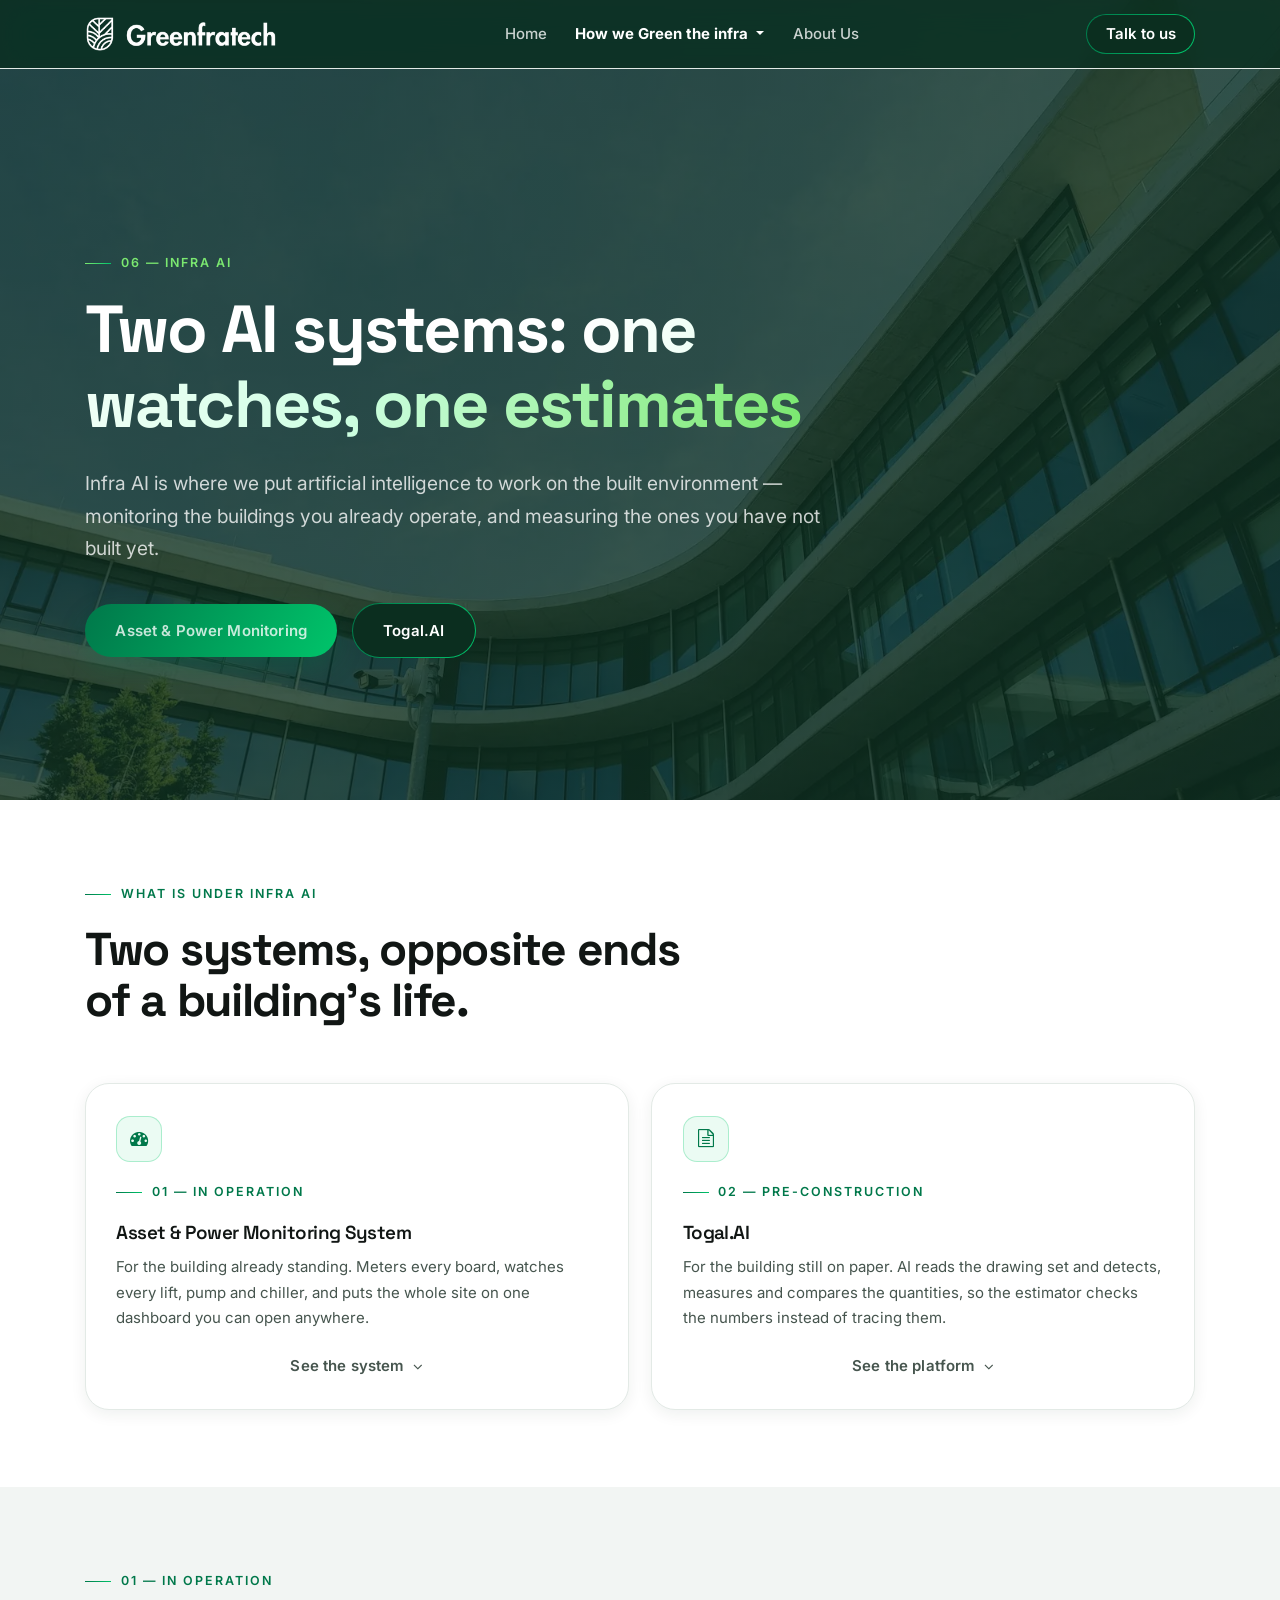
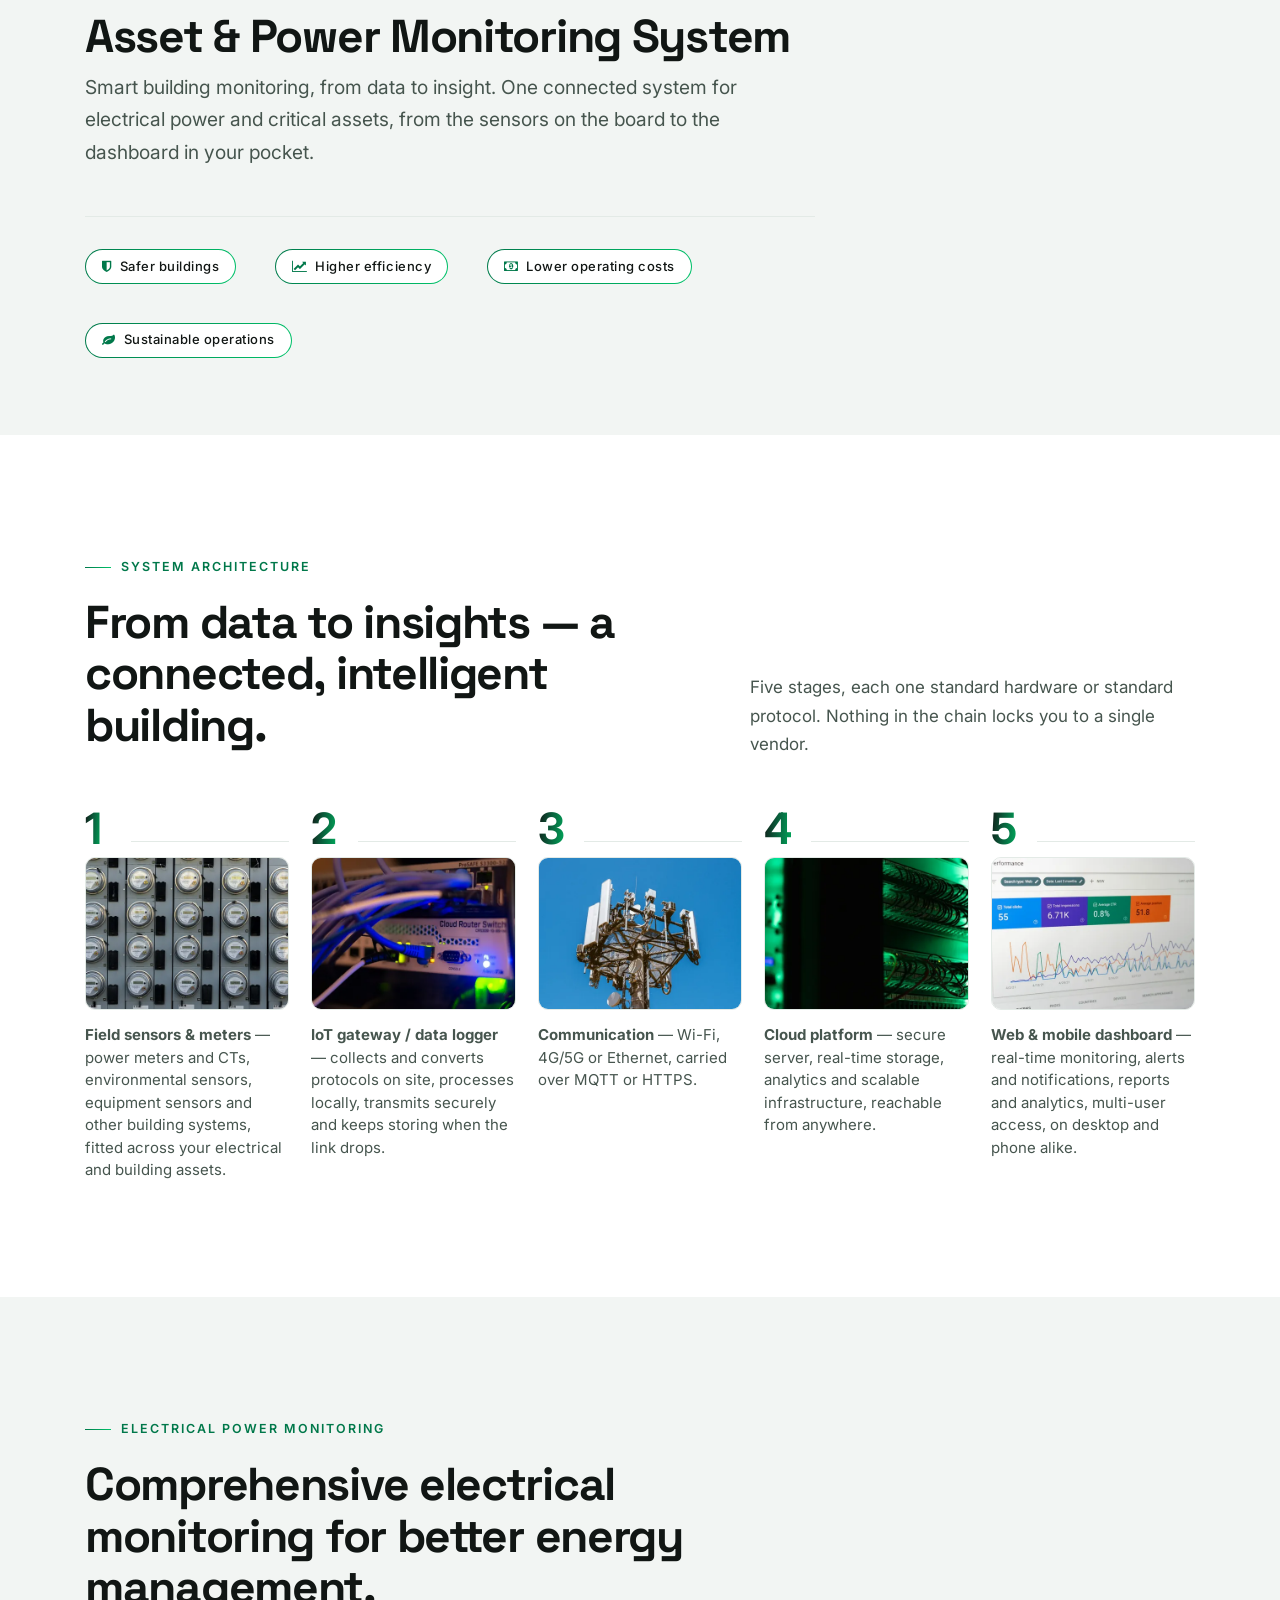
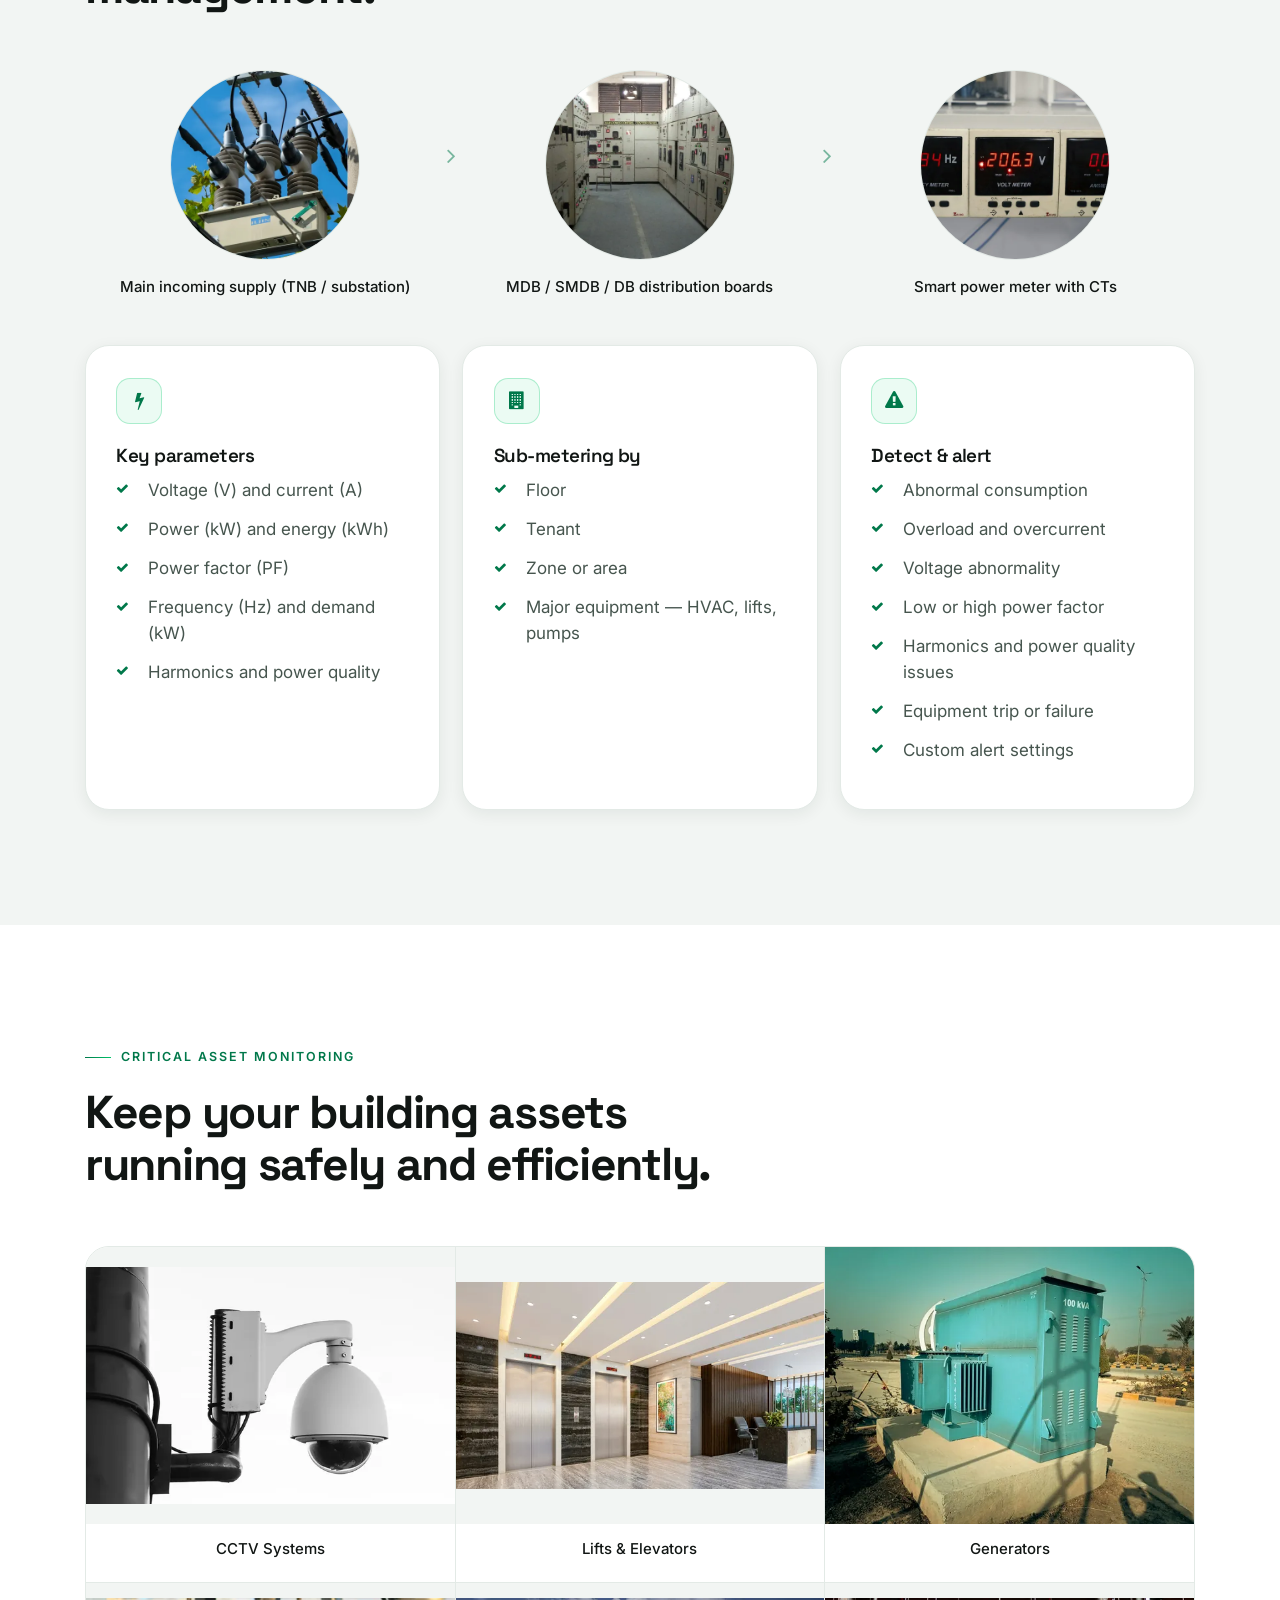
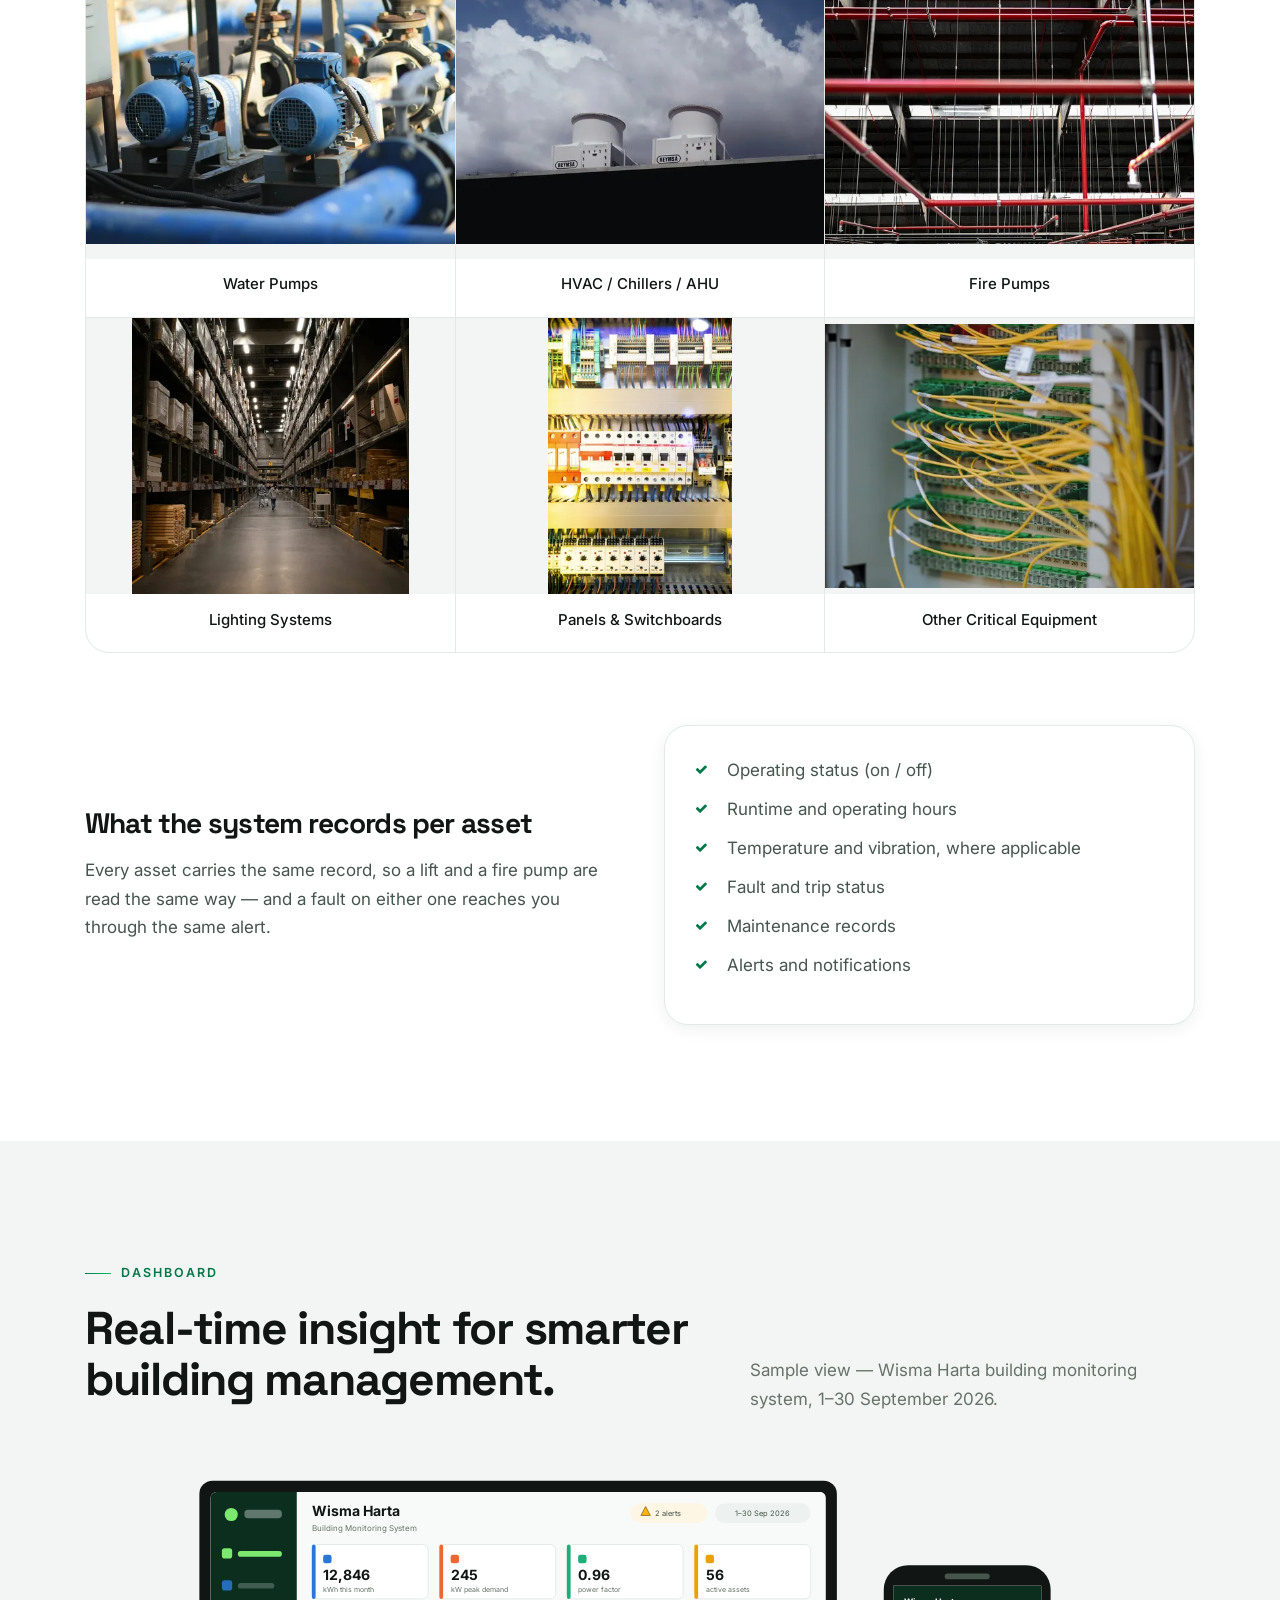
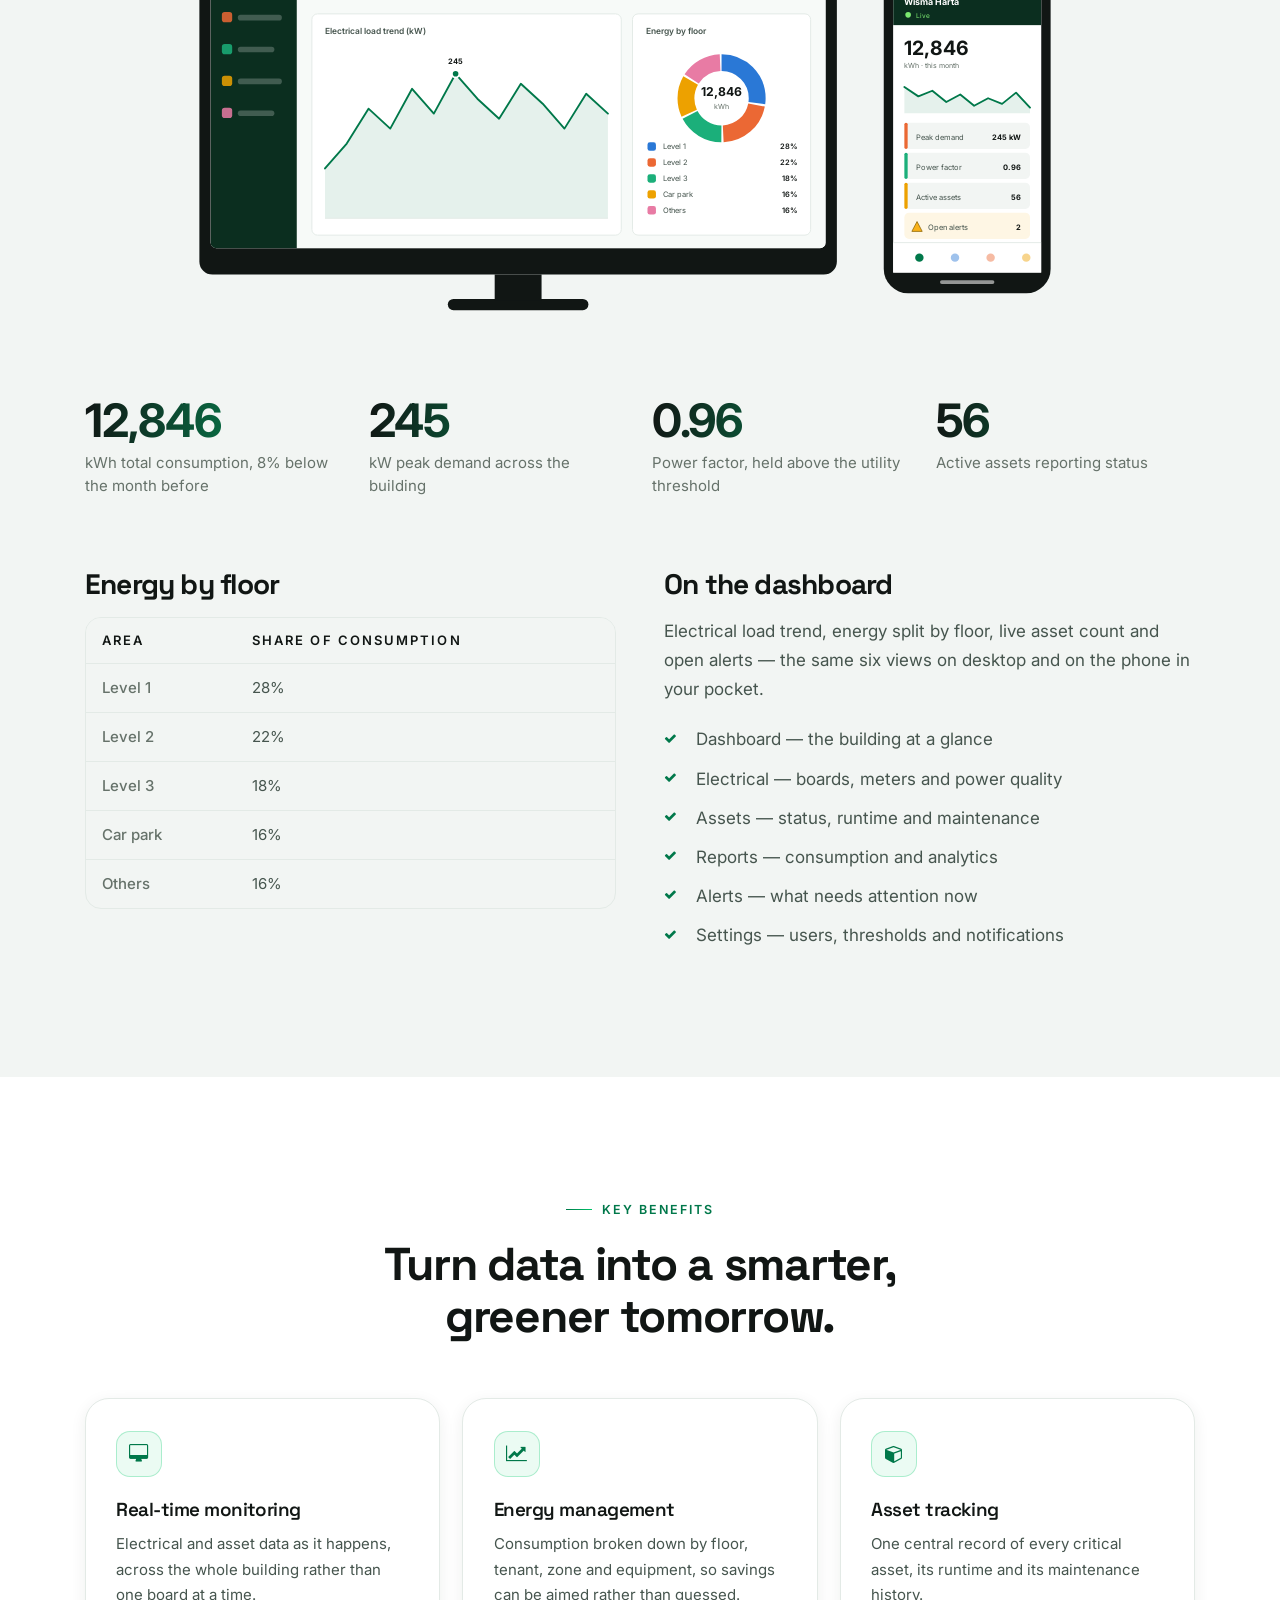
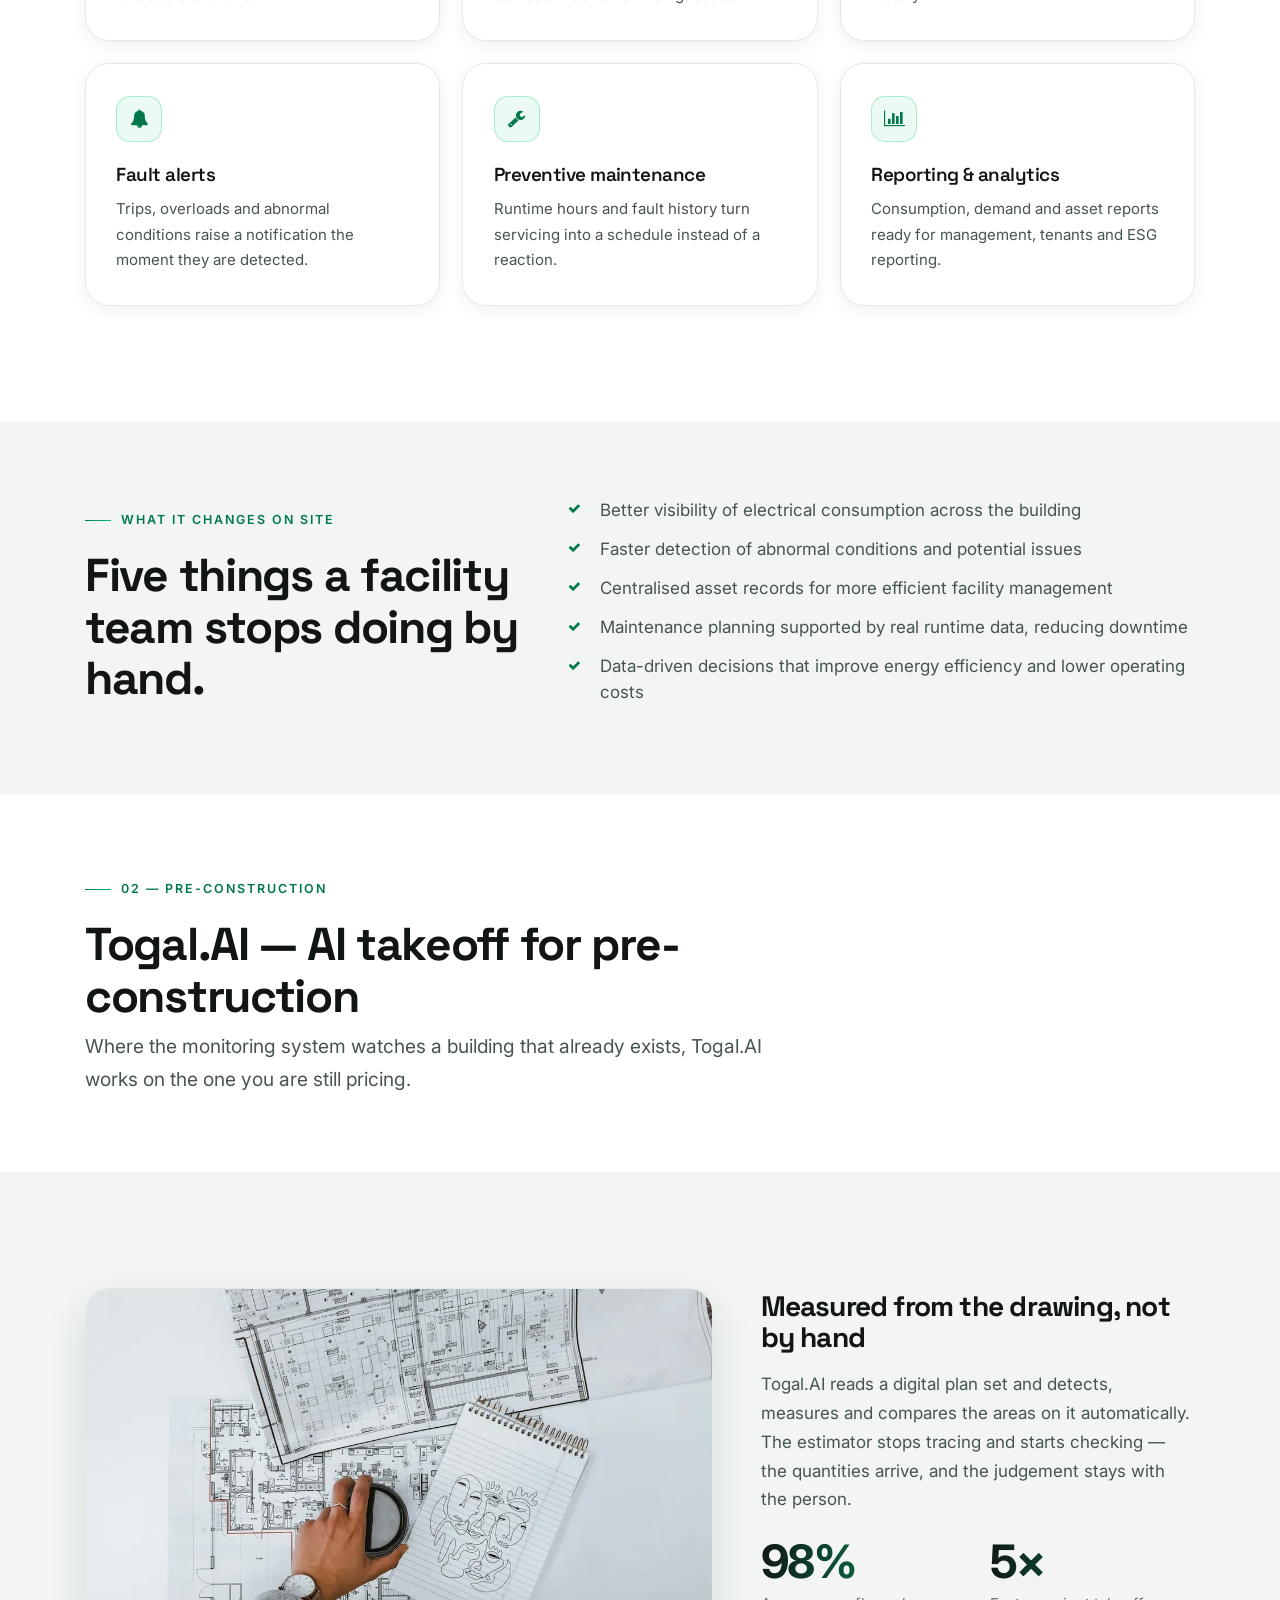
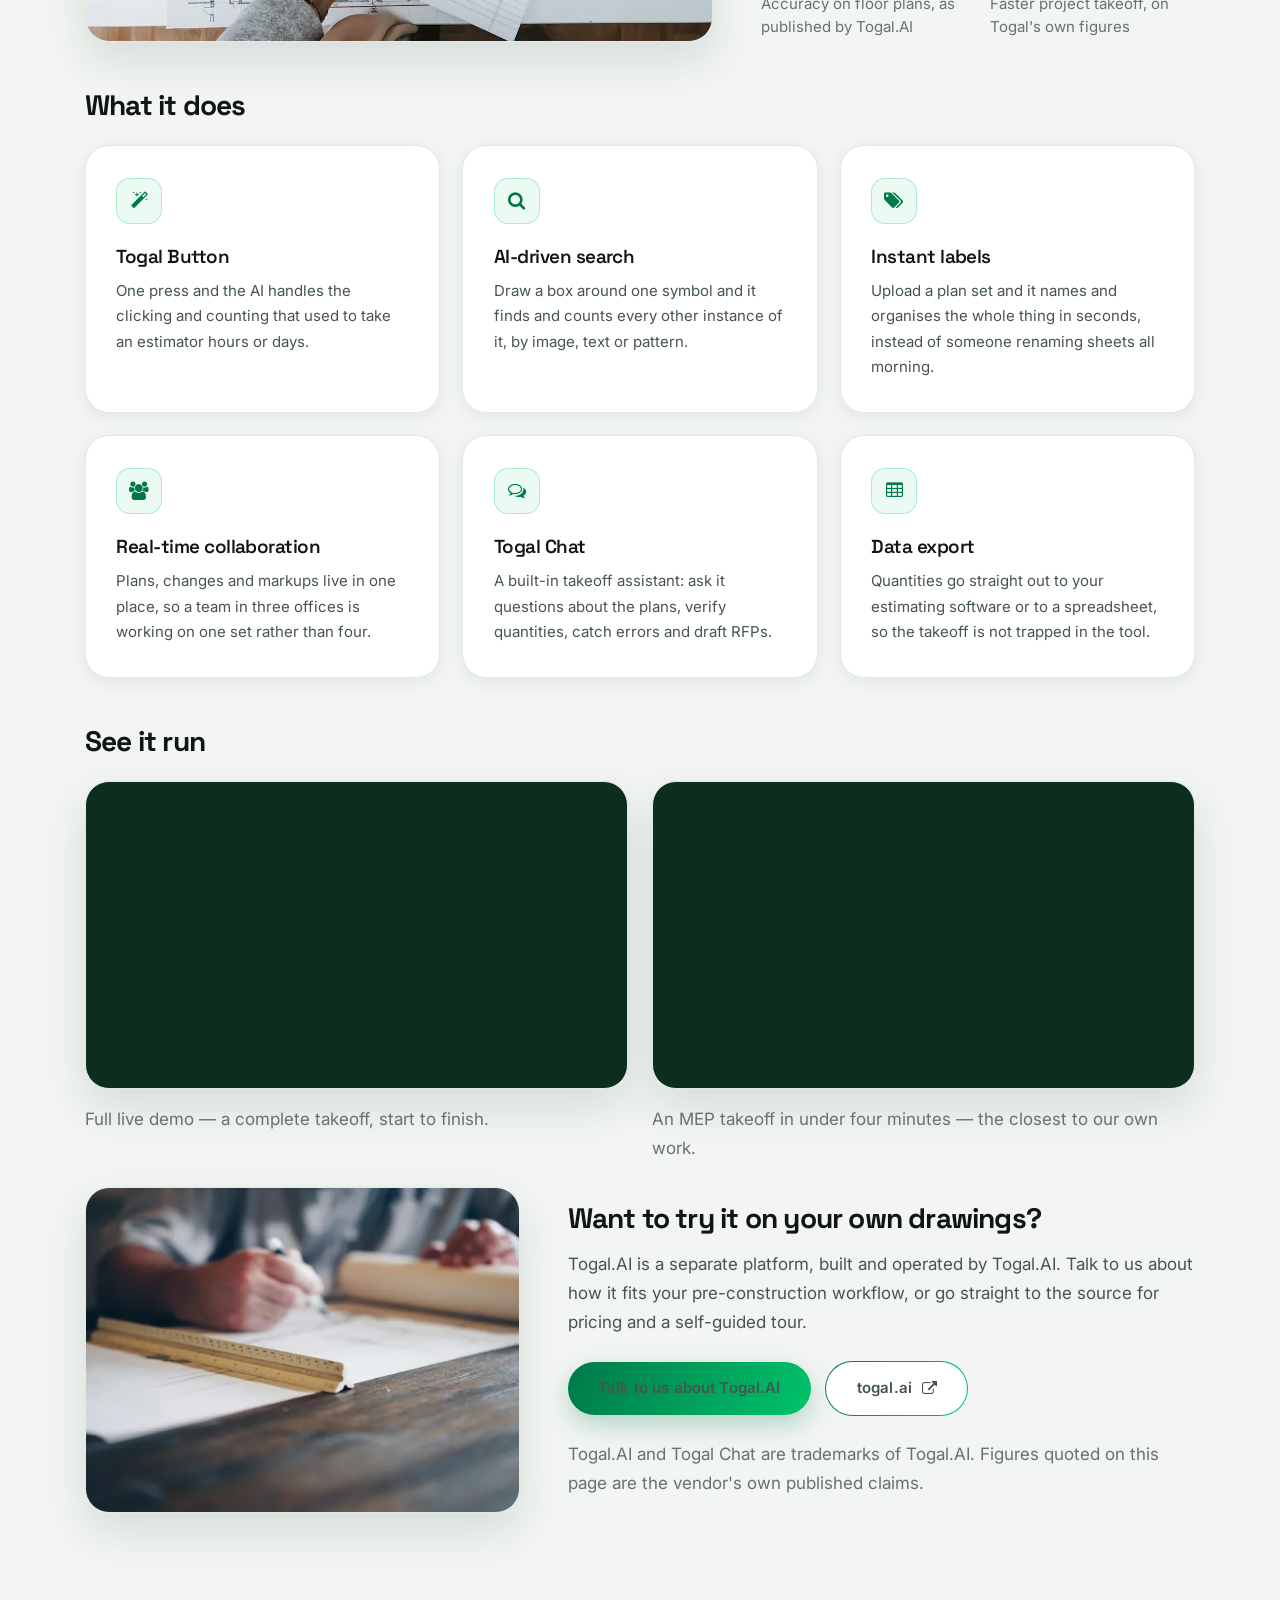
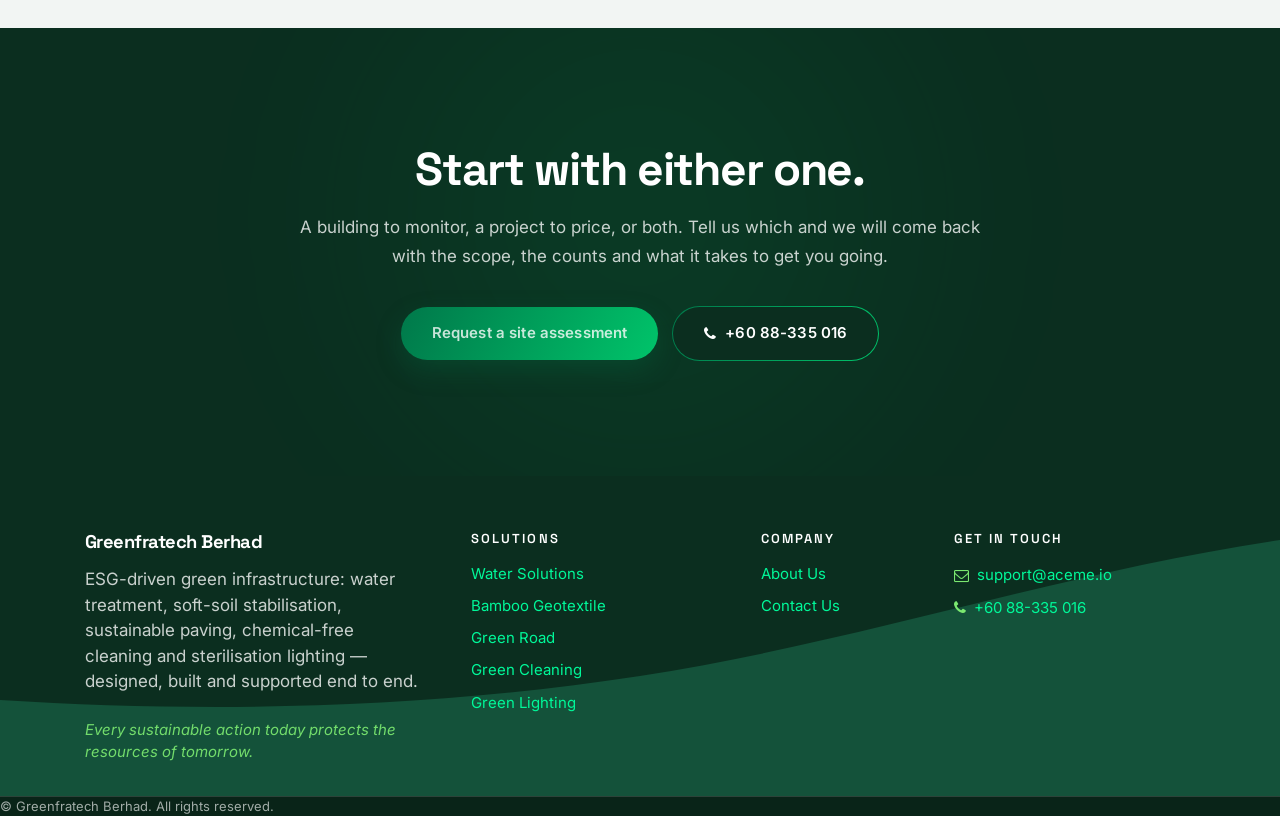
<file: asset-power-monitoring/index.html>
<!DOCTYPE html>
<html data-main-object="website.page(10,)" data-website-id="1" dir="ltr" lang="en-US">
<head>
<meta charset="utf-8"/>
<meta content="IE=edge" http-equiv="X-UA-Compatible"/>
<meta content="width=device-width, initial-scale=1" name="viewport"/>

<meta content="website" property="og:type"/>
<meta content="Infra AI | Greenfratech Berhad" property="og:title"/>
<meta content="Greenfratech Berhad" property="og:site_name"/>


<meta content="summary_large_image" name="twitter:card"/>
<meta content="Infra AI | Greenfratech Berhad" name="twitter:title"/>

<meta content="@Odoo" name="twitter:site"/>

<link crossorigin="" href="https://fonts.gstatic.com/" rel="preconnect"/>
<link href="/assets/img/apple-touch-icon.png" rel="apple-touch-icon" sizes="180x180"/>
<title>Infra AI | Greenfratech Berhad</title>
<link href="/assets/img/favicon.ico" rel="icon" sizes="any"/><link href="/assets/img/favicon-32.png" rel="icon" type="image/png" sizes="32x32"/>
<link as="font" crossorigin="" href="/assets/fonts/fontawesome-webfont.woff2?v=4.7.0" rel="preload"/>





<link href="/assets/css/site.css" rel="stylesheet"/><script defer="defer" src="/assets/js/site.js"></script><meta content="Infra AI is where we put artificial intelligence to work on the built environment — monitoring the buildings you already operate, and measuring the ones…" name="description"/></head>
<body>
<div class="o_header_overlay" id="wrapwrap">
<a class="o_skip_to_content btn btn-primary rounded-0 visually-hidden-focusable position-absolute start-0" href="#wrap">Skip to Content</a>
<header class="o_header_fixed" data-anchor="true" data-extra-items-toggle-aria-label="Extra items button" data-name="Header" id="top" style=" ">
<nav aria-label="Main" class="navbar navbar-expand-lg navbar-light o_colored_level o_cc gft-navbar d-none d-lg-block" data-name="Navbar">
<div class="o_main_nav container" id="o_main_nav">
<a class="navbar-brand logo me-4 gft-brand" data-name="Navbar Logo" href="/">
<span aria-label="Logo of Greenfratech Berhad" role="img" title="Greenfratech Berhad"><img alt="Greenfratech Berhad" class="img img-fluid" height="40" loading="lazy" src="/assets/img/logo.png" width="95"/></span>
</a>
<ul class="nav navbar-nav top_menu mx-auto gft-nav" id="top_menu" role="menu">
<li class="nav-item" role="presentation">
<a class="nav-link" href="/" role="menuitem">
<span>Home</span>
</a>
</li>
<li class="nav-item dropdown" role="presentation">
<a class="nav-link dropdown-toggle active" data-bs-toggle="dropdown" href="#" role="menuitem">
<span>How we Green the infra</span>
</a><ul class="dropdown-menu" role="menu">
<li class="" role="presentation">
<a class="dropdown-item" href="/water-treatment" role="menuitem">
<span>Water Solutions</span>
</a>
</li>
<li class="" role="presentation">
<a class="dropdown-item" href="/bamboo-geotextile" role="menuitem">
<span>Bamboo Geotextile</span>
</a>
</li>
<li class="" role="presentation">
<a class="dropdown-item" href="/fiber-mastic-asphalt" role="menuitem">
<span>Green Road</span>
</a>
</li>
<li class="" role="presentation">
<a class="dropdown-item" href="/green-cleaning" role="menuitem">
<span>Green Cleaning</span>
</a>
</li>
<li class="" role="presentation">
<a class="dropdown-item" href="/green-lighting" role="menuitem">
<span>Green Lighting</span>
</a>
</li>
<li class="" role="presentation">
<a class="dropdown-item active" href="/asset-power-monitoring" role="menuitem">
<span>Infra AI</span>
</a>
</li>
</ul>
</li>
<li class="nav-item" role="presentation">
<a class="nav-link" href="/about-us" role="menuitem">
<span>About Us</span>
</a>
</li>
</ul>
<ul class="navbar-nav align-items-center gap-2 flex-shrink-0 justify-content-end ps-3">

<li class="nav-item ms-2">
<a class="gft-cta-nav nav-link" href="/contactus">
                                Talk to us
                            </a>
</li>
</ul>
</div>
</nav>
<nav aria-label="Mobile" class="navbar navbar-light o_colored_level o_cc o_header_mobile d-block d-lg-none shadow-sm" data-name="Navbar">
<div class="o_main_nav container flex-wrap justify-content-between">
<a class="navbar-brand logo" data-name="Navbar Logo" href="/">
<span aria-label="Logo of Greenfratech Berhad" role="img" title="Greenfratech Berhad"><img alt="Greenfratech Berhad" class="img img-fluid" height="40" loading="lazy" src="/assets/img/logo.png" width="95"/></span>
</a>
<ul class="o_header_mobile_buttons_wrap navbar-nav flex-row align-items-center gap-2 mb-0">
<li>
<button aria-controls="top_menu_collapse_mobile" aria-expanded="false" aria-label="Toggle navigation" class="nav-link btn me-auto p-2" data-bs-target="#top_menu_collapse_mobile" data-bs-toggle="offcanvas" type="button">
<span class="navbar-toggler-icon"></span>
</button>
</li>
</ul>
<div class="offcanvas offcanvas-end o_navbar_mobile" id="top_menu_collapse_mobile">
<div class="offcanvas-header justify-content-end">
<button aria-label="Close" class="nav-link btn-close" data-bs-dismiss="offcanvas" type="button"></button>
</div>
<div class="offcanvas-body d-flex flex-column justify-content-between h-100 w-100">
<ul class="navbar-nav">
<li class="">

</li>
<ul class="nav navbar-nav top_menu" role="menu">
<li class="nav-item" role="presentation">
<a class="nav-link" href="/" role="menuitem">
<span>Home</span>
</a>
</li>
<li class="nav-item dropdown" role="presentation">
<a class="nav-link dropdown-toggle active d-flex justify-content-between align-items-center" data-bs-toggle="dropdown" href="#" role="menuitem">
<span>How we Green the infra</span>
</a><ul class="dropdown-menu position-relative rounded-0 o_dropdown_without_offset" role="menu">
<li class="" role="presentation">
<a class="dropdown-item" href="/water-treatment" role="menuitem">
<span>Water Solutions</span>
</a>
</li>
<li class="" role="presentation">
<a class="dropdown-item" href="/bamboo-geotextile" role="menuitem">
<span>Bamboo Geotextile</span>
</a>
</li>
<li class="" role="presentation">
<a class="dropdown-item" href="/fiber-mastic-asphalt" role="menuitem">
<span>Green Road</span>
</a>
</li>
<li class="" role="presentation">
<a class="dropdown-item" href="/green-cleaning" role="menuitem">
<span>Green Cleaning</span>
</a>
</li>
<li class="" role="presentation">
<a class="dropdown-item" href="/green-lighting" role="menuitem">
<span>Green Lighting</span>
</a>
</li>
<li class="" role="presentation">
<a class="dropdown-item active" href="/asset-power-monitoring" role="menuitem">
<span>Infra AI</span>
</a>
</li>
</ul>
</li>
<li class="nav-item" role="presentation">
<a class="nav-link" href="/about-us" role="menuitem">
<span>About Us</span>
</a>
</li>
</ul>
<li class="">
<div class="s_text_block mt-2 border-top pt-2 o_border_contrast" data-name="Text">
<a class="nav-link o_nav-link_secondary p-2" href="tel:+6088335016">+60 88-335 016</a>
</div>
</li>
</ul>
<ul class="navbar-nav gap-2 mt-3 w-100">

<li class="">
<div>
<section class="s_text_block" data-name="Text">
<div class="container">
<a class="btn btn-primary btn_cta w-100" href="/contactus">Contact Us</a>
</div>
</section>
</div>
</li>
</ul>
</div>
</div>
</div>
</nav>
</header>
<main>
<div class="gft-page gft-page--solution" id="wrap">
<section class="gft-hero gft-hero--page gft-on-green gft-hero--photo" data-name="Hero" style="--gft-hero-img: url('/assets/img/heroes/infra-ai.webp');">
<div class="gft-glow gft-glow--tl"></div>
<div class="gft-grid"></div>
<div class="container gft-hero__inner">
<div class="row">
<div class="col-lg-9">
<span class="gft-eyebrow">06 — Infra AI</span>
<h1 class="gft-hero__title">
                                    Two AI systems: <span class="gft-grad-text">one watches, one estimates</span>
</h1>
<p class="gft-hero__lead">
                                    Infra AI is where we put artificial intelligence to work on the
                                    built environment — monitoring the buildings you already operate,
                                    and measuring the ones you have not built yet.
                                </p>
<div class="gft-actions">
<a class="gft-btn gft-btn--primary" href="#monitoring">Asset &amp; Power Monitoring</a>
<a class="gft-btn gft-btn--ghost" href="#togal-ai">Togal.AI</a>
</div>
</div>
</div>
</div>
</section>
<section class="gft-section gft-section--sm" data-name="The two halves">
<div class="container">
<div class="row mb-5">
<div class="col-lg-7 gft-reveal">
<span class="gft-eyebrow">What is under Infra AI</span>
<h2 class="gft-h2">Two systems, opposite ends of a building's life.</h2>
</div>
</div>
<div class="gft-grid-2">
<div class="gft-tilt gft-reveal">
<div class="gft-card">
<span class="gft-card__icon"><i class="fa fa-dashboard"></i></span>
<span class="gft-eyebrow">01 — In operation</span>
<h3 class="gft-card__title">Asset &amp; Power Monitoring System</h3>
<p class="gft-card__text mb-4">
                                        For the building already standing. Meters every board, watches
                                        every lift, pump and chiller, and puts the whole site on one
                                        dashboard you can open anywhere.
                                    </p>
<a class="gft-btn gft-btn--text" href="#monitoring">
                                        See the system <i class="fa fa-angle-down"></i>
</a>
</div>
</div>
<div class="gft-tilt gft-reveal gft-reveal--d1">
<div class="gft-card">
<span class="gft-card__icon"><i class="fa fa-file-text-o"></i></span>
<span class="gft-eyebrow">02 — Pre-construction</span>
<h3 class="gft-card__title">Togal.AI</h3>
<p class="gft-card__text mb-4">
                                        For the building still on paper. AI reads the drawing set and
                                        detects, measures and compares the quantities, so the
                                        estimator checks the numbers instead of tracing them.
                                    </p>
<a class="gft-btn gft-btn--text" href="#togal-ai">
                                        See the platform <i class="fa fa-angle-down"></i>
</a>
</div>
</div>
</div>
</div>
</section>
<section class="gft-section gft-section--alt gft-section--sm gft-anchor" data-name="Monitoring intro" id="monitoring">
<div class="container">
<div class="row">
<div class="col-lg-8 gft-reveal">
<span class="gft-eyebrow">01 — In operation</span>
<h2 class="gft-h2">Asset &amp; Power Monitoring System</h2>
<p class="gft-lead mb-4">
                                    Smart building monitoring, from data to insight. One connected
                                    system for electrical power and critical assets, from the sensors
                                    on the board to the dashboard in your pocket.
                                </p>
<div class="gft-hero__facts">
<span class="gft-pill"><i class="fa fa-shield"></i>Safer buildings</span>
<span class="gft-pill"><i class="fa fa-line-chart"></i>Higher efficiency</span>
<span class="gft-pill"><i class="fa fa-money"></i>Lower operating costs</span>
<span class="gft-pill"><i class="fa fa-leaf"></i>Sustainable operations</span>
</div>
</div>
</div>
</div>
</section>
<section class="gft-section" data-name="System architecture">
<div class="container">
<div class="row mb-5">
<div class="col-lg-7 gft-reveal">
<span class="gft-eyebrow">System architecture</span>
<h2 class="gft-h2">From data to insights — a connected, intelligent building.</h2>
</div>
<div class="col-lg-5 d-flex align-items-end gft-reveal gft-reveal--d1">
<p class="mb-0">
                                    Five stages, each one standard hardware or standard protocol.
                                    Nothing in the chain locks you to a single vendor.
                                </p>
</div>
</div>
<ol class="gft-steps gft-reveal gft-reveal--d1">
<li class="gft-step">
<img alt="Bank of electricity meters on a distribution wall" class="gft-step__shot" loading="lazy" src="/assets/img/products/infra/arch-1-sensors.webp"/>
<span class="gft-step__text">
<strong>Field sensors &amp; meters</strong> — power meters and CTs,
                                    environmental sensors, equipment sensors and other building systems,
                                    fitted across your electrical and building assets.
                                </span>
</li>
<li class="gft-step">
<img alt="Network gateway and switch with patch cables" class="gft-step__shot" loading="lazy" src="/assets/img/products/infra/arch-2-gateway.webp"/>
<span class="gft-step__text">
<strong>IoT gateway / data logger</strong> — collects and converts
                                    protocols on site, processes locally, transmits securely and keeps
                                    storing when the link drops.
                                </span>
</li>
<li class="gft-step">
<img alt="Telecommunications tower carrying panel antennas" class="gft-step__shot" loading="lazy" src="/assets/img/products/infra/arch-3-comms.webp"/>
<span class="gft-step__text">
<strong>Communication</strong> — Wi-Fi, 4G/5G or Ethernet,
                                    carried over MQTT or HTTPS.
                                </span>
</li>
<li class="gft-step">
<img alt="Server racks in a data centre" class="gft-step__shot" loading="lazy" src="/assets/img/products/infra/arch-4-cloud.webp"/>
<span class="gft-step__text">
<strong>Cloud platform</strong> — secure server, real-time storage,
                                    analytics and scalable infrastructure, reachable from anywhere.
                                </span>
</li>
<li class="gft-step">
<img alt="Analytics dashboard with charts on screen" class="gft-step__shot" loading="lazy" src="/assets/img/products/infra/arch-5-dashboard.webp"/>
<span class="gft-step__text">
<strong>Web &amp; mobile dashboard</strong> — real-time monitoring,
                                    alerts and notifications, reports and analytics, multi-user access,
                                    on desktop and phone alike.
                                </span>
</li>
</ol>
</div>
</section>
<section class="gft-section gft-section--alt" data-name="Electrical power monitoring">
<div class="container">
<div class="row mb-5">
<div class="col-lg-7 gft-reveal">
<span class="gft-eyebrow">Electrical power monitoring</span>
<h2 class="gft-h2">Comprehensive electrical monitoring for better energy management.</h2>
</div>
</div>
<div class="gft-flow gft-reveal gft-reveal--d1">
<div class="gft-flow__item">
<img alt="Pole-mounted transformer on the incoming supply" class="gft-flow__shot" loading="lazy" src="/assets/img/products/infra/flow-1-supply.webp"/>
<span class="gft-flow__label">Main incoming supply (TNB / substation)</span>
</div>
<div class="gft-flow__item">
<img alt="Switchgear room lined with distribution panels" class="gft-flow__shot" loading="lazy" src="/assets/img/products/infra/flow-2-board.webp"/>
<span class="gft-flow__label">MDB / SMDB / DB distribution boards</span>
</div>
<div class="gft-flow__item">
<img alt="Digital panel meters reading frequency, voltage and current" class="gft-flow__shot" loading="lazy" src="/assets/img/products/infra/flow-3-meter.webp"/>
<span class="gft-flow__label">Smart power meter with CTs</span>
</div>
</div>
<div class="gft-grid-3 mt-5">
<div class="gft-tilt gft-reveal">
<div class="gft-card">
<span class="gft-card__icon"><i class="fa fa-bolt"></i></span>
<h3 class="gft-card__title">Key parameters</h3>
<ul class="gft-checks">
<li>Voltage (V) and current (A)</li>
<li>Power (kW) and energy (kWh)</li>
<li>Power factor (PF)</li>
<li>Frequency (Hz) and demand (kW)</li>
<li>Harmonics and power quality</li>
</ul>
</div>
</div>
<div class="gft-tilt gft-reveal gft-reveal--d1">
<div class="gft-card">
<span class="gft-card__icon"><i class="fa fa-building"></i></span>
<h3 class="gft-card__title">Sub-metering by</h3>
<ul class="gft-checks">
<li>Floor</li>
<li>Tenant</li>
<li>Zone or area</li>
<li>Major equipment — HVAC, lifts, pumps</li>
</ul>
</div>
</div>
<div class="gft-tilt gft-reveal gft-reveal--d2">
<div class="gft-card">
<span class="gft-card__icon"><i class="fa fa-exclamation-triangle"></i></span>
<h3 class="gft-card__title">Detect &amp; alert</h3>
<ul class="gft-checks">
<li>Abnormal consumption</li>
<li>Overload and overcurrent</li>
<li>Voltage abnormality</li>
<li>Low or high power factor</li>
<li>Harmonics and power quality issues</li>
<li>Equipment trip or failure</li>
<li>Custom alert settings</li>
</ul>
</div>
</div>
</div>
</div>
</section>
<section class="gft-section" data-name="Critical asset monitoring">
<div class="container">
<div class="row mb-5">
<div class="col-lg-7 gft-reveal">
<span class="gft-eyebrow">Critical asset monitoring</span>
<h2 class="gft-h2">Keep your building assets running safely and efficiently.</h2>
</div>
</div>
<div class="gft-sectors gft-sectors--photo gft-reveal gft-reveal--d1">
<div class="gft-sectors__item">
<img alt="Fixed and dome CCTV cameras on a mast" loading="lazy" src="/assets/img/products/infra/asset-cctv.webp"/>
<span>CCTV Systems</span>
</div>
<div class="gft-sectors__item">
<img alt="Lift lobby with three elevator doors" loading="lazy" src="/assets/img/products/infra/asset-lift.webp"/>
<span>Lifts &amp; Elevators</span>
</div>
<div class="gft-sectors__item">
<img alt="Packaged standby generator set outside a building" loading="lazy" src="/assets/img/products/infra/asset-generator.webp"/>
<span>Generators</span>
</div>
<div class="gft-sectors__item">
<img alt="Row of blue motor-driven water pumps" loading="lazy" src="/assets/img/products/infra/asset-pump.webp"/>
<span>Water Pumps</span>
</div>
<div class="gft-sectors__item">
<img alt="Rooftop cooling towers against the sky" loading="lazy" src="/assets/img/products/infra/asset-hvac.webp"/>
<span>HVAC / Chillers / AHU</span>
</div>
<div class="gft-sectors__item">
<img alt="Red fire sprinkler pipework under a ceiling" loading="lazy" src="/assets/img/products/infra/asset-fire.webp"/>
<span>Fire Pumps</span>
</div>
<div class="gft-sectors__item">
<img alt="High-bay lighting running down a warehouse aisle" loading="lazy" src="/assets/img/products/infra/asset-lighting.webp"/>
<span>Lighting Systems</span>
</div>
<div class="gft-sectors__item">
<img alt="Miniature circuit breakers on a DIN rail" loading="lazy" src="/assets/img/products/infra/asset-panel.webp"/>
<span>Panels &amp; Switchboards</span>
</div>
<div class="gft-sectors__item">
<img alt="Patch panel with fibre and copper terminations" loading="lazy" src="/assets/img/products/infra/asset-other.webp"/>
<span>Other Critical Equipment</span>
</div>
</div>
<div class="row g-5 align-items-center mt-4">
<div class="col-lg-6 gft-reveal">
<h3 class="gft-h3 mb-3">What the system records per asset</h3>
<p class="mb-0">
                                    Every asset carries the same record, so a lift and a fire pump are
                                    read the same way — and a fault on either one reaches you through
                                    the same alert.
                                </p>
</div>
<div class="col-lg-6 gft-reveal gft-reveal--d1">
<div class="gft-card">
<ul class="gft-checks">
<li>Operating status (on / off)</li>
<li>Runtime and operating hours</li>
<li>Temperature and vibration, where applicable</li>
<li>Fault and trip status</li>
<li>Maintenance records</li>
<li>Alerts and notifications</li>
</ul>
</div>
</div>
</div>
</div>
</section>
<section class="gft-section gft-section--alt" data-name="Dashboard">
<div class="container">
<div class="row mb-5">
<div class="col-lg-7 gft-reveal">
<span class="gft-eyebrow">Dashboard</span>
<h2 class="gft-h2">Real-time insight for smarter building management.</h2>
</div>
<div class="col-lg-5 d-flex align-items-end gft-reveal gft-reveal--d1">
<p class="mb-0 gft-muted">
                                    Sample view — Wisma Harta building monitoring system,
                                    1–30 September 2026.
                                </p>
</div>
</div>
<div class="gft-reveal gft-reveal--d1 mb-5">
<svg aria-label="The monitoring dashboard shown on a desktop monitor and a mobile phone" class="gft-devices" role="img" viewbox="0 0 960 520">
<title>Asset and power monitoring dashboard on desktop and mobile</title>
<rect fill="#111614" height="12" rx="6" width="150" x="275" y="466"></rect>
<rect fill="#111614" height="28" width="50" x="325" y="440"></rect>
<rect fill="#111614" height="420" rx="14" width="680" x="10" y="20"></rect>
<rect fill="#FFFFFF" height="380" rx="6" width="656" x="22" y="32"></rect>
<clippath id="gftScreen"><rect height="380" rx="6" width="656" x="22" y="32"></rect></clippath>
<g clip-path="url(#gftScreen)">
<rect fill="#0B2E1F" height="380" width="92" x="22" y="32"></rect>
<circle cx="44" cy="56" fill="#7BE870" r="7"></circle>
<rect fill="rgba(255,255,255,.35)" height="9" rx="4" width="40" x="58" y="51"></rect>
<rect fill="#7BE870" height="11" opacity="1" rx="3" width="11" x="34" y="92"></rect>
<rect fill="#7BE870" height="6" rx="3" width="47" x="51" y="95"></rect>
<rect fill="#2a78d6" height="11" opacity="0.85" rx="3" width="11" x="34" y="126"></rect>
<rect fill="rgba(255,255,255,.22)" height="6" rx="3" width="39" x="51" y="129"></rect>
<rect fill="#eb6834" height="11" opacity="0.85" rx="3" width="11" x="34" y="160"></rect>
<rect fill="rgba(255,255,255,.22)" height="6" rx="3" width="47" x="51" y="163"></rect>
<rect fill="#1baf7a" height="11" opacity="0.85" rx="3" width="11" x="34" y="194"></rect>
<rect fill="rgba(255,255,255,.22)" height="6" rx="3" width="39" x="51" y="197"></rect>
<rect fill="#eda100" height="11" opacity="0.85" rx="3" width="11" x="34" y="228"></rect>
<rect fill="rgba(255,255,255,.22)" height="6" rx="3" width="47" x="51" y="231"></rect>
<rect fill="#e87ba4" height="11" opacity="0.85" rx="3" width="11" x="34" y="262"></rect>
<rect fill="rgba(255,255,255,.22)" height="6" rx="3" width="39" x="51" y="265"></rect>
<rect fill="#F7FAF8" height="380" width="564" x="114" y="32"></rect>
</g>
<text fill="#111614" font-size="15" font-weight="700" x="130" y="58">Wisma Harta</text>
<text fill="#66726A" font-size="8.5" x="130" y="74">Building Monitoring System</text>
<rect fill="#FEF6E4" height="21" rx="10.5" width="82" x="470" y="44"></rect>
<path d="M481,57 L486,47.5 L491,57 Z" fill="#fab219" stroke="#8A6200" stroke-linejoin="round" stroke-width=".8"></path>
<text fill="#46554E" font-size="8" x="496" y="58">2 alerts</text>
<rect fill="#EDF1EF" height="21" rx="10.5" width="102" x="560" y="44"></rect>
<text fill="#46554E" font-size="8" text-anchor="middle" x="611" y="58">1–30 Sep 2026</text>
<rect fill="#FFFFFF" height="58" rx="6" stroke="#E3EAE6" width="124" x="130" y="88"></rect>
<rect fill="#2a78d6" height="58" rx="2" width="4" x="130" y="88"></rect>
<rect fill="#2a78d6" height="9" rx="2.5" width="9" x="142" y="99"></rect>
<text fill="#111614" font-size="15" font-weight="700" x="142" y="126">12,846</text>
<text fill="#66726A" font-size="7.5" x="142" y="139">kWh this month</text>
<rect fill="#FFFFFF" height="58" rx="6" stroke="#E3EAE6" width="124" x="266" y="88"></rect>
<rect fill="#eb6834" height="58" rx="2" width="4" x="266" y="88"></rect>
<rect fill="#eb6834" height="9" rx="2.5" width="9" x="278" y="99"></rect>
<text fill="#111614" font-size="15" font-weight="700" x="278" y="126">245</text>
<text fill="#66726A" font-size="7.5" x="278" y="139">kW peak demand</text>
<rect fill="#FFFFFF" height="58" rx="6" stroke="#E3EAE6" width="124" x="402" y="88"></rect>
<rect fill="#1baf7a" height="58" rx="2" width="4" x="402" y="88"></rect>
<rect fill="#1baf7a" height="9" rx="2.5" width="9" x="414" y="99"></rect>
<text fill="#111614" font-size="15" font-weight="700" x="414" y="126">0.96</text>
<text fill="#66726A" font-size="7.5" x="414" y="139">power factor</text>
<rect fill="#FFFFFF" height="58" rx="6" stroke="#E3EAE6" width="124" x="538" y="88"></rect>
<rect fill="#eda100" height="58" rx="2" width="4" x="538" y="88"></rect>
<rect fill="#eda100" height="9" rx="2.5" width="9" x="550" y="99"></rect>
<text fill="#111614" font-size="15" font-weight="700" x="550" y="126">56</text>
<text fill="#66726A" font-size="7.5" x="550" y="139">active assets</text>
<rect fill="#FFFFFF" height="236" rx="6" stroke="#E3EAE6" width="330" x="130" y="162"></rect>
<text fill="#46554E" font-size="9" font-weight="600" x="144" y="183">Electrical load trend (kW)</text>
<path d="M144.0,326.9 L167.2,300.3 L190.4,263.1 L213.6,284.4 L236.9,241.9 L260.1,268.4 L283.3,225.9 L306.5,252.5 L329.7,273.8 L352.9,236.6 L376.2,257.8 L399.4,284.4 L422.6,247.2 L445.8,268.4 L445.8,380.0 L144.0,380.0 Z" fill="rgba(0,120,74,.10)"></path>
<path d="M144.0,326.9 L167.2,300.3 L190.4,263.1 L213.6,284.4 L236.9,241.9 L260.1,268.4 L283.3,225.9 L306.5,252.5 L329.7,273.8 L352.9,236.6 L376.2,257.8 L399.4,284.4 L422.6,247.2 L445.8,268.4" fill="none" stroke="#00784A" stroke-linecap="round" stroke-linejoin="round" stroke-width="2"></path>
<circle cx="283.3" cy="225.9" fill="#00784A" r="4" stroke="#FFFFFF" stroke-width="2"></circle>
<text fill="#111614" font-size="8" font-weight="700" text-anchor="middle" x="283.3" y="215.9">245</text>
<line stroke="#E3EAE6" stroke-width="1" x1="144" x2="445.8" y1="380" y2="380"></line>
<rect fill="#FFFFFF" height="236" rx="6" stroke="#E3EAE6" width="190" x="472" y="162"></rect>
<text fill="#46554E" font-size="9" font-weight="600" x="486" y="183">Energy by floor</text>
<g transform="rotate(-90 567 252)">
<circle cx="567" cy="252" fill="none" r="38" stroke="#2a78d6" stroke-dasharray="64.85 173.91" stroke-dashoffset="-0.00" stroke-width="18"></circle>
<circle cx="567" cy="252" fill="none" r="38" stroke="#eb6834" stroke-dasharray="50.53 188.23" stroke-dashoffset="-66.85" stroke-width="18"></circle>
<circle cx="567" cy="252" fill="none" r="38" stroke="#1baf7a" stroke-dasharray="40.98 197.78" stroke-dashoffset="-119.38" stroke-width="18"></circle>
<circle cx="567" cy="252" fill="none" r="38" stroke="#eda100" stroke-dasharray="36.20 202.56" stroke-dashoffset="-162.36" stroke-width="18"></circle>
<circle cx="567" cy="252" fill="none" r="38" stroke="#e87ba4" stroke-dasharray="36.20 202.56" stroke-dashoffset="-200.56" stroke-width="18"></circle>
</g>
<text fill="#111614" font-size="13" font-weight="700" text-anchor="middle" x="567" y="250">12,846</text>
<text fill="#66726A" font-size="7.5" text-anchor="middle" x="567" y="263">kWh</text>
<rect fill="#2a78d6" height="9" rx="2.5" width="9" x="488" y="299"></rect>
<text fill="#46554E" font-size="8" x="504" y="306">Level 1</text>
<text fill="#111614" font-size="8" font-weight="600" text-anchor="end" x="648" y="306">28%</text>
<rect fill="#eb6834" height="9" rx="2.5" width="9" x="488" y="316"></rect>
<text fill="#46554E" font-size="8" x="504" y="323">Level 2</text>
<text fill="#111614" font-size="8" font-weight="600" text-anchor="end" x="648" y="323">22%</text>
<rect fill="#1baf7a" height="9" rx="2.5" width="9" x="488" y="333"></rect>
<text fill="#46554E" font-size="8" x="504" y="340">Level 3</text>
<text fill="#111614" font-size="8" font-weight="600" text-anchor="end" x="648" y="340">18%</text>
<rect fill="#eda100" height="9" rx="2.5" width="9" x="488" y="350"></rect>
<text fill="#46554E" font-size="8" x="504" y="357">Car park</text>
<text fill="#111614" font-size="8" font-weight="600" text-anchor="end" x="648" y="357">16%</text>
<rect fill="#e87ba4" height="9" rx="2.5" width="9" x="488" y="367"></rect>
<text fill="#46554E" font-size="8" x="504" y="374">Others</text>
<text fill="#111614" font-size="8" font-weight="600" text-anchor="end" x="648" y="374">16%</text>
<rect fill="#111614" height="350" rx="26" width="178" x="740" y="110"></rect>
<rect fill="#FFFFFF" height="306" width="158" x="750" y="132"></rect>
<rect fill="#46554E" height="6" rx="3" width="48" x="805" y="119"></rect>
<rect fill="rgba(255,255,255,.55)" height="4" rx="2" width="58" x="800" y="446"></rect>
<clippath id="gftPhone"><rect height="306" width="158" x="750" y="132"></rect></clippath>
<g clip-path="url(#gftPhone)">
<rect fill="#0B2E1F" height="42" width="158" x="750" y="132"></rect>
<text fill="#FFFFFF" font-size="9.5" font-weight="700" x="762" y="152">Wisma Harta</text>
<circle cx="766" cy="163" fill="#7BE870" r="3"></circle>
<text fill="#7BE870" font-size="7" x="774" y="166">Live</text>
<text fill="#111614" font-size="21" font-weight="700" x="762" y="206">12,846</text>
<text fill="#66726A" font-size="7.5" x="762" y="220">kWh · this month</text>
<path d="M762.0,240.0 L776.9,250.0 L791.8,244.0 L806.7,256.0 L821.6,248.0 L836.4,260.0 L851.3,252.0 L866.2,258.0 L881.1,246.0 L896.0,262.0 L896.0,268.0 L762.0,268.0 Z" fill="rgba(0,120,74,.10)"></path>
<path d="M762.0,240.0 L776.9,250.0 L791.8,244.0 L806.7,256.0 L821.6,248.0 L836.4,260.0 L851.3,252.0 L866.2,258.0 L881.1,246.0 L896.0,262.0" fill="none" stroke="#00784A" stroke-linecap="round" stroke-linejoin="round" stroke-width="2"></path>
<rect fill="#F2F5F3" height="28" rx="5" width="134" x="762" y="278"></rect>
<rect fill="#eb6834" height="28" rx="1.75" width="3.5" x="762" y="278"></rect>
<text fill="#46554E" font-size="8" x="774" y="296">Peak demand</text>
<text fill="#111614" font-size="8" font-weight="700" text-anchor="end" x="886" y="296">245 kW</text>
<rect fill="#F2F5F3" height="28" rx="5" width="134" x="762" y="310"></rect>
<rect fill="#1baf7a" height="28" rx="1.75" width="3.5" x="762" y="310"></rect>
<text fill="#46554E" font-size="8" x="774" y="328">Power factor</text>
<text fill="#111614" font-size="8" font-weight="700" text-anchor="end" x="886" y="328">0.96</text>
<rect fill="#F2F5F3" height="28" rx="5" width="134" x="762" y="342"></rect>
<rect fill="#eda100" height="28" rx="1.75" width="3.5" x="762" y="342"></rect>
<text fill="#46554E" font-size="8" x="774" y="360">Active assets</text>
<text fill="#111614" font-size="8" font-weight="700" text-anchor="end" x="886" y="360">56</text>
<rect fill="#FEF6E4" height="28" rx="5" width="134" x="762" y="374"></rect>
<path d="M770,394 L775.5,383.5 L781,394 Z" fill="#fab219" stroke="#8A6200" stroke-linejoin="round" stroke-width=".8"></path>
<text fill="#46554E" font-size="8" x="787" y="392">Open alerts</text>
<text fill="#111614" font-size="8" font-weight="700" text-anchor="end" x="886" y="392">2</text>
<rect fill="#FFFFFF" height="32" width="158" x="750" y="406"></rect>
<line stroke="#E3EAE6" stroke-width="1" x1="750" x2="908" y1="406" y2="406"></line>
<circle cx="778" cy="422" fill="#00784A" r="4.5"></circle>
<circle cx="816" cy="422" fill="#2a78d6" opacity=".45" r="4.5"></circle>
<circle cx="854" cy="422" fill="#eb6834" opacity=".45" r="4.5"></circle>
<circle cx="892" cy="422" fill="#eda100" opacity=".45" r="4.5"></circle>
</g>
</svg>
</div>
<div class="gft-stats gft-reveal gft-reveal--d1">
<div class="gft-stat">
<span class="gft-stat__value">12,846</span>
<span class="gft-stat__label">kWh total consumption, 8% below the month before</span>
</div>
<div class="gft-stat">
<span class="gft-stat__value">245</span>
<span class="gft-stat__label">kW peak demand across the building</span>
</div>
<div class="gft-stat">
<span class="gft-stat__value">0.96</span>
<span class="gft-stat__label">Power factor, held above the utility threshold</span>
</div>
<div class="gft-stat">
<span class="gft-stat__value">56</span>
<span class="gft-stat__label">Active assets reporting status</span>
</div>
</div>
<div class="row g-5 mt-4">
<div class="col-lg-6 gft-reveal">
<h3 class="gft-h3 mb-3">Energy by floor</h3>
<div class="gft-table-wrap">
<table class="gft-table">
<thead>
<tr>
<th scope="col">Area</th>
<th scope="col">Share of consumption</th>
</tr>
</thead>
<tbody>
<tr><th scope="row">Level 1</th><td>28%</td></tr>
<tr><th scope="row">Level 2</th><td>22%</td></tr>
<tr><th scope="row">Level 3</th><td>18%</td></tr>
<tr><th scope="row">Car park</th><td>16%</td></tr>
<tr><th scope="row">Others</th><td>16%</td></tr>
</tbody>
</table>
</div>
</div>
<div class="col-lg-6 gft-reveal gft-reveal--d1">
<h3 class="gft-h3 mb-3">On the dashboard</h3>
<p class="mb-4">
                                    Electrical load trend, energy split by floor, live asset count and
                                    open alerts — the same six views on desktop and on the phone in
                                    your pocket.
                                </p>
<ul class="gft-checks">
<li>Dashboard — the building at a glance</li>
<li>Electrical — boards, meters and power quality</li>
<li>Assets — status, runtime and maintenance</li>
<li>Reports — consumption and analytics</li>
<li>Alerts — what needs attention now</li>
<li>Settings — users, thresholds and notifications</li>
</ul>
</div>
</div>
</div>
</section>
<section class="gft-section" data-name="Key benefits">
<div class="container">
<div class="row justify-content-center text-center mb-5">
<div class="col-lg-7 gft-reveal">
<span class="gft-eyebrow gft-center">Key benefits</span>
<h2 class="gft-h2">Turn data into a smarter, greener tomorrow.</h2>
</div>
</div>
<div class="gft-grid-3">
<div class="gft-tilt gft-reveal">
<div class="gft-card">
<span class="gft-card__icon"><i class="fa fa-desktop"></i></span>
<h3 class="gft-card__title">Real-time monitoring</h3>
<p class="gft-card__text mb-0">
                                        Electrical and asset data as it happens, across the whole
                                        building rather than one board at a time.
                                    </p>
</div>
</div>
<div class="gft-tilt gft-reveal gft-reveal--d1">
<div class="gft-card">
<span class="gft-card__icon"><i class="fa fa-line-chart"></i></span>
<h3 class="gft-card__title">Energy management</h3>
<p class="gft-card__text mb-0">
                                        Consumption broken down by floor, tenant, zone and equipment,
                                        so savings can be aimed rather than guessed.
                                    </p>
</div>
</div>
<div class="gft-tilt gft-reveal gft-reveal--d2">
<div class="gft-card">
<span class="gft-card__icon"><i class="fa fa-cube"></i></span>
<h3 class="gft-card__title">Asset tracking</h3>
<p class="gft-card__text mb-0">
                                        One central record of every critical asset, its runtime and its
                                        maintenance history.
                                    </p>
</div>
</div>
<div class="gft-tilt gft-reveal">
<div class="gft-card">
<span class="gft-card__icon"><i class="fa fa-bell"></i></span>
<h3 class="gft-card__title">Fault alerts</h3>
<p class="gft-card__text mb-0">
                                        Trips, overloads and abnormal conditions raise a notification
                                        the moment they are detected.
                                    </p>
</div>
</div>
<div class="gft-tilt gft-reveal gft-reveal--d1">
<div class="gft-card">
<span class="gft-card__icon"><i class="fa fa-wrench"></i></span>
<h3 class="gft-card__title">Preventive maintenance</h3>
<p class="gft-card__text mb-0">
                                        Runtime hours and fault history turn servicing into a schedule
                                        instead of a reaction.
                                    </p>
</div>
</div>
<div class="gft-tilt gft-reveal gft-reveal--d2">
<div class="gft-card">
<span class="gft-card__icon"><i class="fa fa-bar-chart"></i></span>
<h3 class="gft-card__title">Reporting &amp; analytics</h3>
<p class="gft-card__text mb-0">
                                        Consumption, demand and asset reports ready for management,
                                        tenants and ESG reporting.
                                    </p>
</div>
</div>
</div>
</div>
</section>
<section class="gft-section gft-section--alt gft-section--sm" data-name="What it changes">
<div class="container">
<div class="row g-5 align-items-center">
<div class="col-lg-5 gft-reveal">
<span class="gft-eyebrow">What it changes on site</span>
<h2 class="gft-h2">Five things a facility team stops doing by hand.</h2>
</div>
<div class="col-lg-7 gft-reveal gft-reveal--d1">
<ul class="gft-checks">
<li>Better visibility of electrical consumption across the building</li>
<li>Faster detection of abnormal conditions and potential issues</li>
<li>Centralised asset records for more efficient facility management</li>
<li>Maintenance planning supported by real runtime data, reducing downtime</li>
<li>Data-driven decisions that improve energy efficiency and lower operating costs</li>
</ul>
</div>
</div>
</div>
</section>
<section class="gft-section gft-section--sm gft-anchor" data-name="Togal intro" id="togal-ai">
<div class="container">
<div class="row">
<div class="col-lg-8 gft-reveal">
<span class="gft-eyebrow">02 — Pre-construction</span>
<h2 class="gft-h2">Togal.AI — AI takeoff for pre-construction</h2>
<p class="gft-lead mb-0">
                                    Where the monitoring system watches a building that already
                                    exists, Togal.AI works on the one you are still pricing.
                                </p>
</div>
</div>
</div>
</section>
<section class="gft-section gft-section--alt" data-name="Togal AI">
<div class="container">
<div class="row g-5 align-items-center mb-5">
<div class="col-lg-7 gft-reveal">
<img alt="Floor plan drawings on a desk beside a keyboard and mouse" class="gft-figure" loading="lazy" src="/assets/img/products/infra/togal-takeoff.webp"/>
</div>
<div class="col-lg-5 gft-reveal gft-reveal--d1">
<h3 class="gft-h3 mb-3">Measured from the drawing, not by hand</h3>
<p class="mb-4">
                                    Togal.AI reads a digital plan set and detects, measures and
                                    compares the areas on it automatically. The estimator stops
                                    tracing and starts checking — the quantities arrive, and the
                                    judgement stays with the person.
                                </p>
<div class="gft-stats">
<div class="gft-stat">
<span class="gft-stat__value">98%</span>
<span class="gft-stat__label">Accuracy on floor plans, as published by Togal.AI</span>
</div>
<div class="gft-stat">
<span class="gft-stat__value">5×</span>
<span class="gft-stat__label">Faster project takeoff, on Togal's own figures</span>
</div>
</div>
</div>
</div>
<h3 class="gft-h3 mb-4 gft-reveal">What it does</h3>
<div class="gft-grid-3 mb-5">
<div class="gft-tilt gft-reveal">
<div class="gft-card">
<span class="gft-card__icon"><i class="fa fa-magic"></i></span>
<h3 class="gft-card__title">Togal Button</h3>
<p class="gft-card__text mb-0">
                                        One press and the AI handles the clicking and counting that
                                        used to take an estimator hours or days.
                                    </p>
</div>
</div>
<div class="gft-tilt gft-reveal gft-reveal--d1">
<div class="gft-card">
<span class="gft-card__icon"><i class="fa fa-search"></i></span>
<h3 class="gft-card__title">AI-driven search</h3>
<p class="gft-card__text mb-0">
                                        Draw a box around one symbol and it finds and counts every
                                        other instance of it, by image, text or pattern.
                                    </p>
</div>
</div>
<div class="gft-tilt gft-reveal gft-reveal--d2">
<div class="gft-card">
<span class="gft-card__icon"><i class="fa fa-tags"></i></span>
<h3 class="gft-card__title">Instant labels</h3>
<p class="gft-card__text mb-0">
                                        Upload a plan set and it names and organises the whole thing
                                        in seconds, instead of someone renaming sheets all morning.
                                    </p>
</div>
</div>
<div class="gft-tilt gft-reveal">
<div class="gft-card">
<span class="gft-card__icon"><i class="fa fa-users"></i></span>
<h3 class="gft-card__title">Real-time collaboration</h3>
<p class="gft-card__text mb-0">
                                        Plans, changes and markups live in one place, so a team in
                                        three offices is working on one set rather than four.
                                    </p>
</div>
</div>
<div class="gft-tilt gft-reveal gft-reveal--d1">
<div class="gft-card">
<span class="gft-card__icon"><i class="fa fa-comments-o"></i></span>
<h3 class="gft-card__title">Togal Chat</h3>
<p class="gft-card__text mb-0">
                                        A built-in takeoff assistant: ask it questions about the
                                        plans, verify quantities, catch errors and draft RFPs.
                                    </p>
</div>
</div>
<div class="gft-tilt gft-reveal gft-reveal--d2">
<div class="gft-card">
<span class="gft-card__icon"><i class="fa fa-table"></i></span>
<h3 class="gft-card__title">Data export</h3>
<p class="gft-card__text mb-0">
                                        Quantities go straight out to your estimating software or to
                                        a spreadsheet, so the takeoff is not trapped in the tool.
                                    </p>
</div>
</div>
</div>
<h3 class="gft-h3 mb-4 gft-reveal">See it run</h3>
<div class="row g-4 mb-4">
<div class="col-lg-6 gft-reveal">
<iframe allow="accelerometer; encrypted-media; gyroscope; picture-in-picture" allowfullscreen="allowfullscreen" class="gft-video" frameborder="0" loading="lazy" referrerpolicy="strict-origin-when-cross-origin" src="https://www.youtube-nocookie.com/embed/MJB6HEyWAQg" title="Full length live demo of Togal.AI doing a construction takeoff"></iframe>
<p class="gft-muted mt-3 mb-0">
                                    Full live demo — a complete takeoff, start to finish.
                                </p>
</div>
<div class="col-lg-6 gft-reveal gft-reveal--d1">
<iframe allow="accelerometer; encrypted-media; gyroscope; picture-in-picture" allowfullscreen="allowfullscreen" class="gft-video" frameborder="0" loading="lazy" referrerpolicy="strict-origin-when-cross-origin" src="https://www.youtube-nocookie.com/embed/vsnRqiupk1A" title="How to do an MEP takeoff in Togal.AI in less than four minutes"></iframe>
<p class="gft-muted mt-3 mb-0">
                                    An MEP takeoff in under four minutes — the closest to our own work.
                                </p>
</div>
</div>
<div class="row g-5 align-items-center">
<div class="col-lg-5 gft-reveal">
<img alt="Estimators measuring a printed drawing by hand with a ruler" class="gft-figure" loading="lazy" src="/assets/img/products/infra/togal-manual.webp"/>
</div>
<div class="col-lg-7 gft-reveal gft-reveal--d1">
<h3 class="gft-h3 mb-3">Want to try it on your own drawings?</h3>
<p class="mb-4">
                                    Togal.AI is a separate platform, built and operated by Togal.AI.
                                    Talk to us about how it fits your pre-construction workflow, or
                                    go straight to the source for pricing and a self-guided tour.
                                </p>
<div class="gft-actions">
<a class="gft-btn gft-btn--primary" href="/contactus">Talk to us about Togal.AI</a>
<a class="gft-btn gft-btn--ghost" href="https://www.togal.ai" rel="noopener noreferrer" target="_blank">
                                        togal.ai <i class="fa fa-external-link"></i>
</a>
</div>
<p class="gft-muted mt-4 mb-0">
                                    Togal.AI and Togal Chat are trademarks of Togal.AI.
                                    Figures quoted on this page are the vendor's own published claims.
                                </p>
</div>
</div>
</div>
</section>
<section class="gft-cta-band gft-on-green" data-name="Call to action">
<div class="gft-glow gft-glow--center"></div>
<div class="container">
<div class="gft-cta-band__inner gft-reveal">
<h2 class="gft-cta-band__title">Start with either one.</h2>
<p class="gft-cta-band__text">
                                A building to monitor, a project to price, or both. Tell us which and
                                we will come back with the scope, the counts and what it takes to get
                                you going.
                            </p>
<div class="gft-actions justify-content-center">
<a class="gft-btn gft-btn--primary" href="/contactus">Request a site assessment</a>
<a class="gft-btn gft-btn--ghost" href="tel:+6088335016">
<i class="fa fa-phone"></i> +60 88-335 016
                                </a>
</div>
</div>
</div>
</section>
</div>

</main>
<footer class="o_footer o_colored_level o_cc" data-anchor="true" data-name="Footer" id="bottom">
<div class="gft-footer" id="footer">
<section class="s_text_block pt56 pb32" data-name="Text">
<div class="container">
<div class="row g-5">
<div class="col-lg-4">
<h5 class="gft-footer__brand mb-3">Greenfratech Berhad</h5>
<p class="mb-4">
                                    ESG-driven green infrastructure: water treatment, soft-soil
                                    stabilisation, sustainable paving, chemical-free cleaning and
                                    sterilisation lighting — designed, built and supported end to end.
                                </p>
<p class="gft-footer__motto mb-0">
                                    Every sustainable action today protects the resources of tomorrow.
                                </p>
</div>
<div class="col-lg-3 col-sm-6">
<h6 class="gft-footer__title">Solutions</h6>
<ul class="list-unstyled gft-footer__links">
<li><a href="/water-treatment">Water Solutions</a></li>
<li><a href="/bamboo-geotextile">Bamboo Geotextile</a></li>
<li><a href="/fiber-mastic-asphalt">Green Road</a></li>
<li><a href="/green-cleaning">Green Cleaning</a></li>
<li><a href="/green-lighting">Green Lighting</a></li>
</ul>
</div>
<div class="col-lg-2 col-sm-6">
<h6 class="gft-footer__title">Company</h6>
<ul class="list-unstyled gft-footer__links">
<li><a href="/about-us">About Us</a></li>
<li><a href="/contactus">Contact Us</a></li>
</ul>
</div>
<div class="col-lg-3">
<h6 class="gft-footer__title">Get in touch</h6>
<ul class="list-unstyled gft-footer__links gft-footer__contact">
<li>
<i class="fa fa-envelope-o me-2"></i>
<a href="mailto:support@aceme.io">support@aceme.io</a>
</li>
<li>
<i class="fa fa-phone me-2"></i>
<a href="tel:+6088335016">+60 88-335 016</a>
</li>
</ul>
</div>
</div>
</div>
</section>
</div>
<div class="o_footer_copyright o_colored_level o_cc" data-name="Copyright"><span>© Greenfratech Berhad. All rights reserved.</span></div>
</footer>
</div>
</body>
</html>
</file>
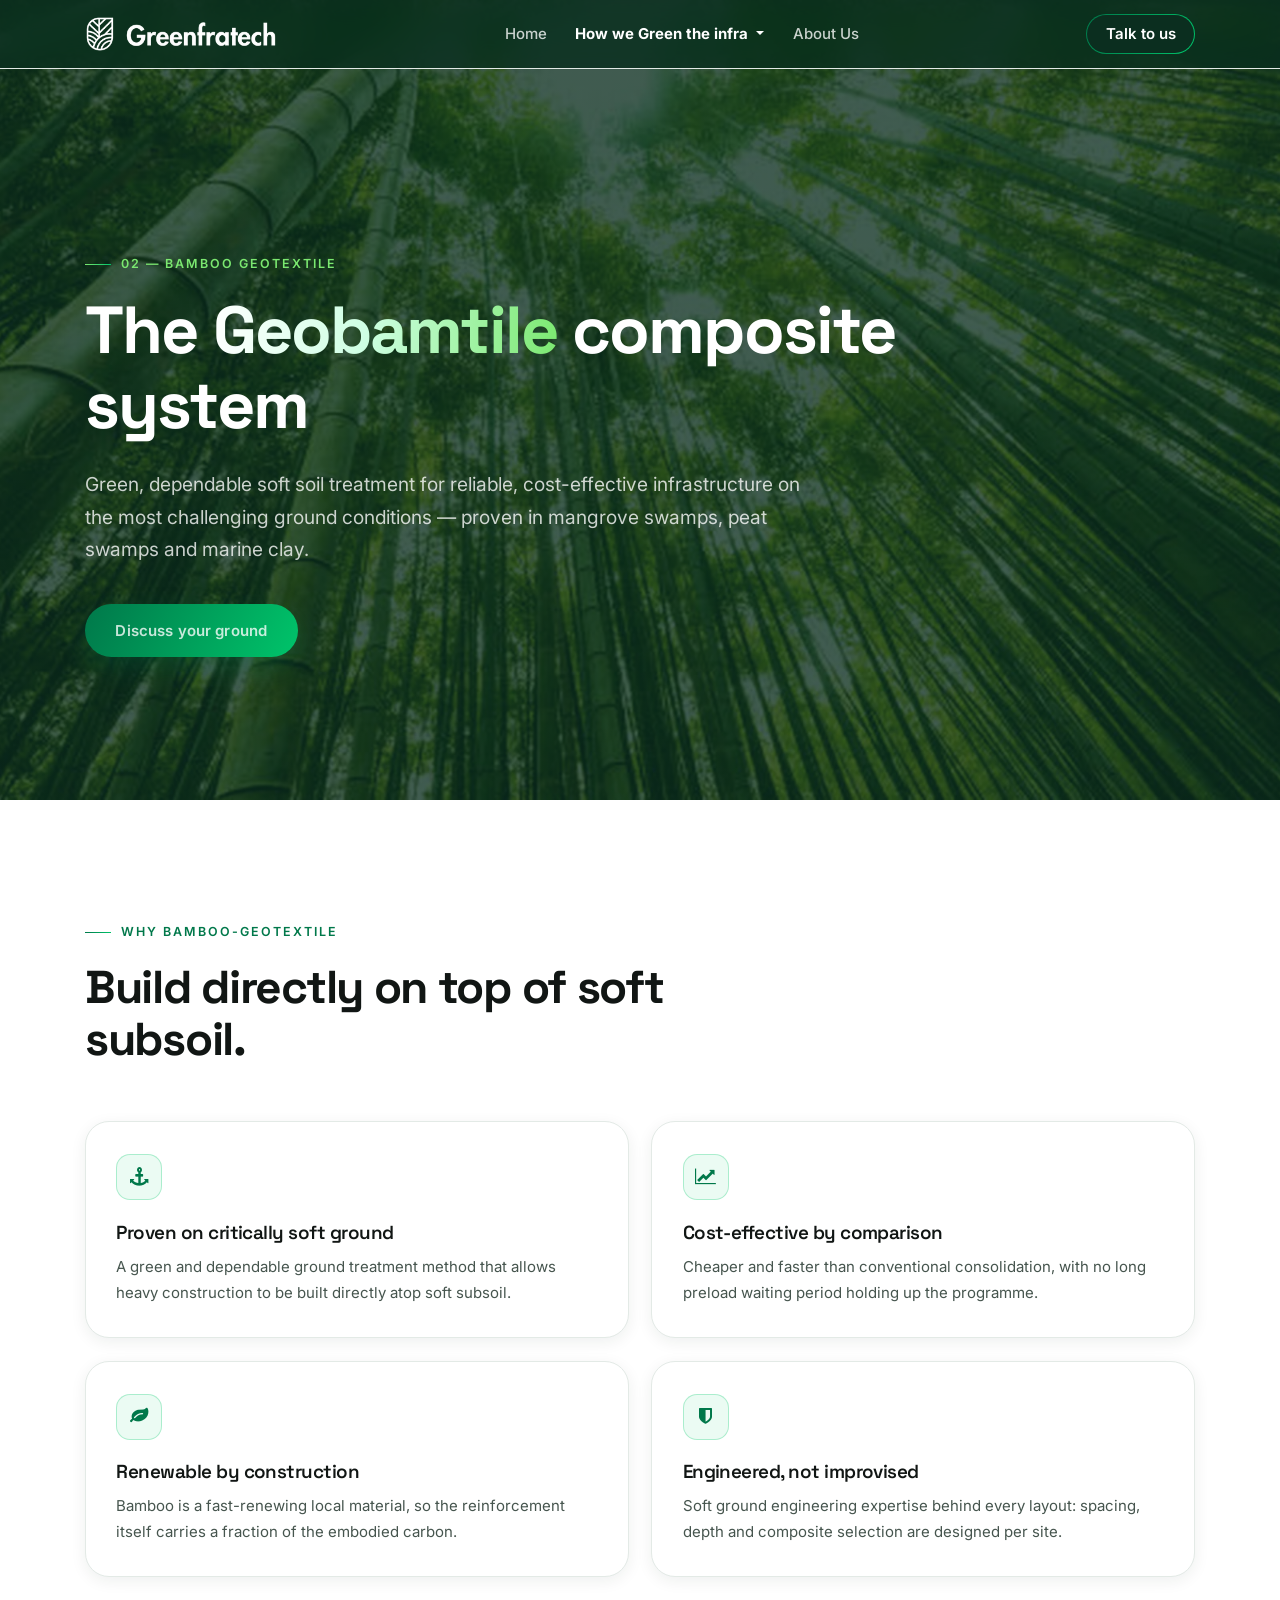
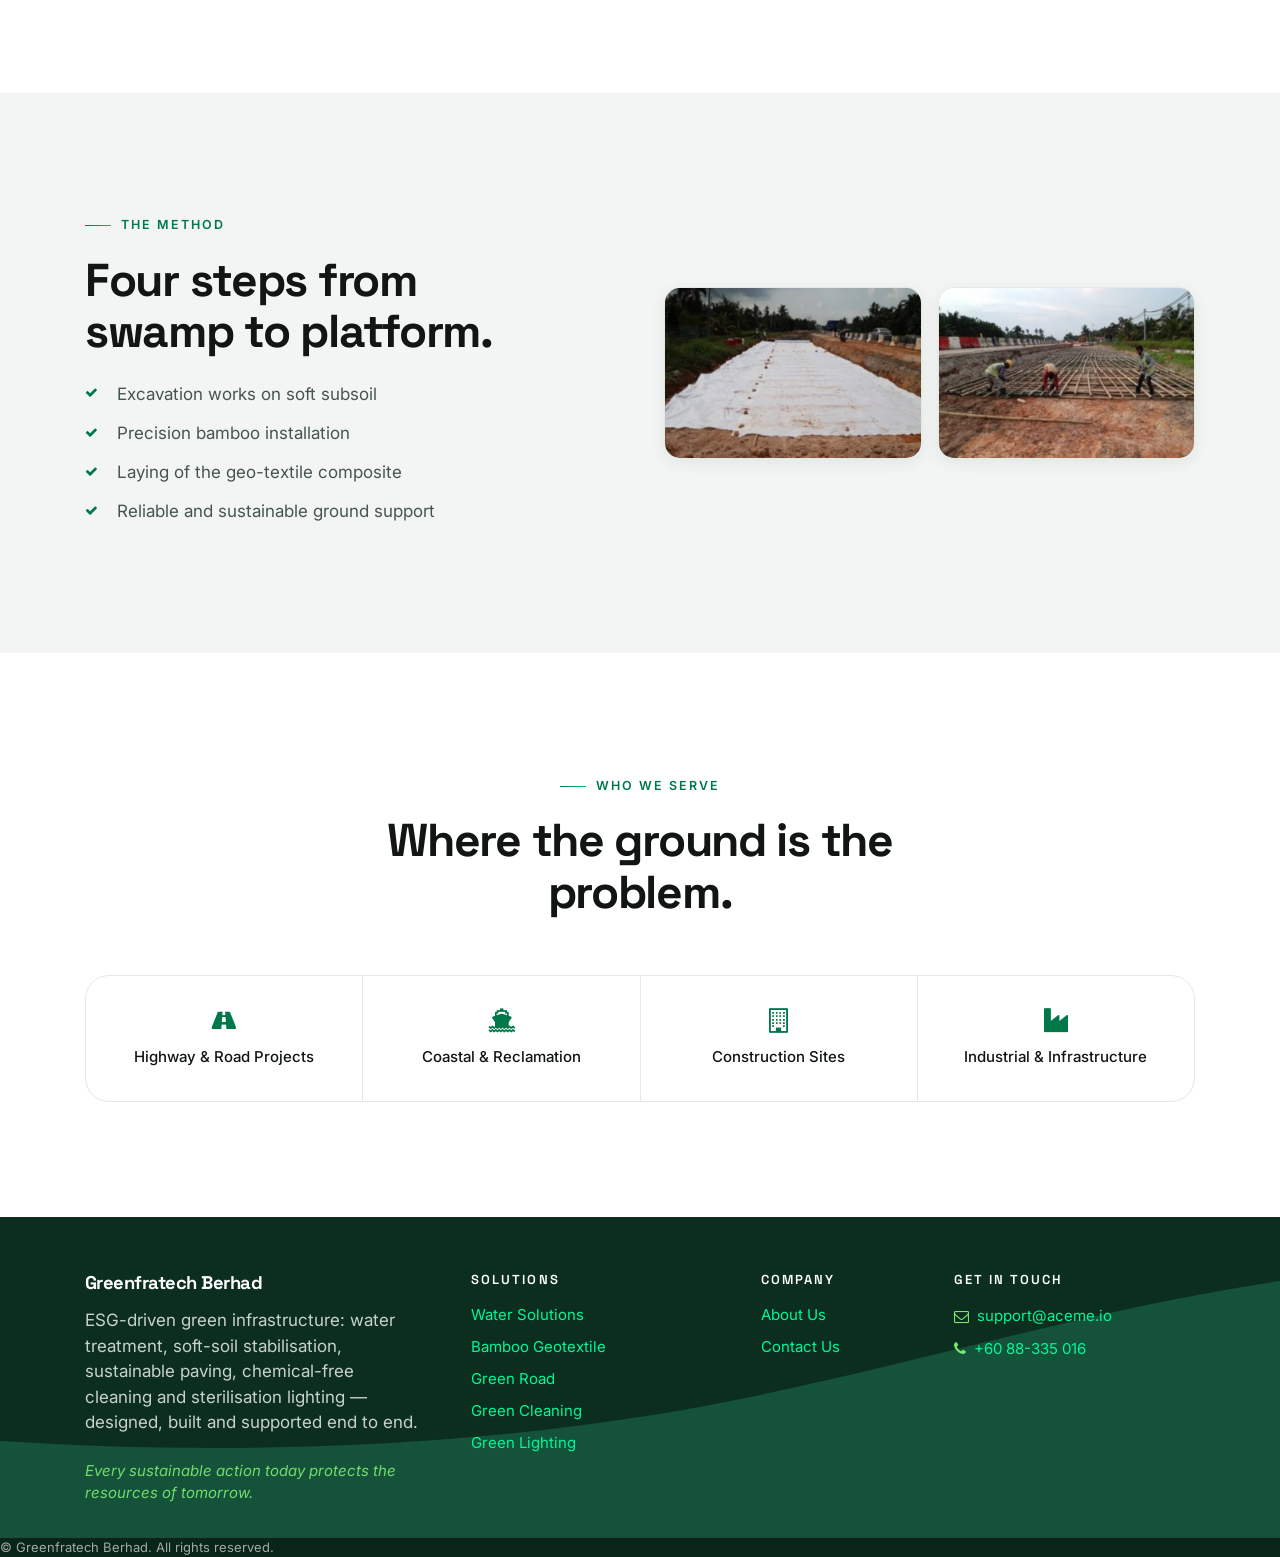
<file: bamboo-geotextile/index.html>
<!DOCTYPE html>
<html data-main-object="website.page(11,)" data-website-id="1" dir="ltr" lang="en-US">
<head>
<meta charset="utf-8"/>
<meta content="IE=edge" http-equiv="X-UA-Compatible"/>
<meta content="width=device-width, initial-scale=1" name="viewport"/>

<meta content="website" property="og:type"/>
<meta content="Bamboo Geotextile | Greenfratech Berhad" property="og:title"/>
<meta content="Greenfratech Berhad" property="og:site_name"/>


<meta content="summary_large_image" name="twitter:card"/>
<meta content="Bamboo Geotextile | Greenfratech Berhad" name="twitter:title"/>

<meta content="@Odoo" name="twitter:site"/>

<link crossorigin="" href="https://fonts.gstatic.com/" rel="preconnect"/>
<link href="/assets/img/apple-touch-icon.png" rel="apple-touch-icon" sizes="180x180"/>
<title>Bamboo Geotextile | Greenfratech Berhad</title>
<link href="/assets/img/favicon.ico" rel="icon" sizes="any"/><link href="/assets/img/favicon-32.png" rel="icon" type="image/png" sizes="32x32"/>
<link as="font" crossorigin="" href="/assets/fonts/fontawesome-webfont.woff2?v=4.7.0" rel="preload"/>





<link href="/assets/css/site.css" rel="stylesheet"/><script defer="defer" src="/assets/js/site.js"></script><meta content="Green, dependable soft soil treatment for reliable, cost-effective infrastructure on the most challenging ground conditions — proven in mangrove swamps…" name="description"/></head>
<body>
<div class="o_header_overlay" id="wrapwrap">
<a class="o_skip_to_content btn btn-primary rounded-0 visually-hidden-focusable position-absolute start-0" href="#wrap">Skip to Content</a>
<header class="o_header_fixed" data-anchor="true" data-extra-items-toggle-aria-label="Extra items button" data-name="Header" id="top" style=" ">
<nav aria-label="Main" class="navbar navbar-expand-lg navbar-light o_colored_level o_cc gft-navbar d-none d-lg-block" data-name="Navbar">
<div class="o_main_nav container" id="o_main_nav">
<a class="navbar-brand logo me-4 gft-brand" data-name="Navbar Logo" href="/">
<span aria-label="Logo of Greenfratech Berhad" role="img" title="Greenfratech Berhad"><img alt="Greenfratech Berhad" class="img img-fluid" height="40" loading="lazy" src="/assets/img/logo.png" width="95"/></span>
</a>
<ul class="nav navbar-nav top_menu mx-auto gft-nav" id="top_menu" role="menu">
<li class="nav-item" role="presentation">
<a class="nav-link" href="/" role="menuitem">
<span>Home</span>
</a>
</li>
<li class="nav-item dropdown" role="presentation">
<a class="nav-link dropdown-toggle active" data-bs-toggle="dropdown" href="#" role="menuitem">
<span>How we Green the infra</span>
</a><ul class="dropdown-menu" role="menu">
<li class="" role="presentation">
<a class="dropdown-item" href="/water-treatment" role="menuitem">
<span>Water Solutions</span>
</a>
</li>
<li class="" role="presentation">
<a class="dropdown-item active" href="/bamboo-geotextile" role="menuitem">
<span>Bamboo Geotextile</span>
</a>
</li>
<li class="" role="presentation">
<a class="dropdown-item" href="/fiber-mastic-asphalt" role="menuitem">
<span>Green Road</span>
</a>
</li>
<li class="" role="presentation">
<a class="dropdown-item" href="/green-cleaning" role="menuitem">
<span>Green Cleaning</span>
</a>
</li>
<li class="" role="presentation">
<a class="dropdown-item" href="/green-lighting" role="menuitem">
<span>Green Lighting</span>
</a>
</li>
<li class="" role="presentation">
<a class="dropdown-item" href="/asset-power-monitoring" role="menuitem">
<span>Infra AI</span>
</a>
</li>
</ul>
</li>
<li class="nav-item" role="presentation">
<a class="nav-link" href="/about-us" role="menuitem">
<span>About Us</span>
</a>
</li>
</ul>
<ul class="navbar-nav align-items-center gap-2 flex-shrink-0 justify-content-end ps-3">

<li class="nav-item ms-2">
<a class="gft-cta-nav nav-link" href="/contactus">
                                Talk to us
                            </a>
</li>
</ul>
</div>
</nav>
<nav aria-label="Mobile" class="navbar navbar-light o_colored_level o_cc o_header_mobile d-block d-lg-none shadow-sm" data-name="Navbar">
<div class="o_main_nav container flex-wrap justify-content-between">
<a class="navbar-brand logo" data-name="Navbar Logo" href="/">
<span aria-label="Logo of Greenfratech Berhad" role="img" title="Greenfratech Berhad"><img alt="Greenfratech Berhad" class="img img-fluid" height="40" loading="lazy" src="/assets/img/logo.png" width="95"/></span>
</a>
<ul class="o_header_mobile_buttons_wrap navbar-nav flex-row align-items-center gap-2 mb-0">
<li>
<button aria-controls="top_menu_collapse_mobile" aria-expanded="false" aria-label="Toggle navigation" class="nav-link btn me-auto p-2" data-bs-target="#top_menu_collapse_mobile" data-bs-toggle="offcanvas" type="button">
<span class="navbar-toggler-icon"></span>
</button>
</li>
</ul>
<div class="offcanvas offcanvas-end o_navbar_mobile" id="top_menu_collapse_mobile">
<div class="offcanvas-header justify-content-end">
<button aria-label="Close" class="nav-link btn-close" data-bs-dismiss="offcanvas" type="button"></button>
</div>
<div class="offcanvas-body d-flex flex-column justify-content-between h-100 w-100">
<ul class="navbar-nav">
<li class="">

</li>
<ul class="nav navbar-nav top_menu" role="menu">
<li class="nav-item" role="presentation">
<a class="nav-link" href="/" role="menuitem">
<span>Home</span>
</a>
</li>
<li class="nav-item dropdown" role="presentation">
<a class="nav-link dropdown-toggle active d-flex justify-content-between align-items-center" data-bs-toggle="dropdown" href="#" role="menuitem">
<span>How we Green the infra</span>
</a><ul class="dropdown-menu position-relative rounded-0 o_dropdown_without_offset" role="menu">
<li class="" role="presentation">
<a class="dropdown-item" href="/water-treatment" role="menuitem">
<span>Water Solutions</span>
</a>
</li>
<li class="" role="presentation">
<a class="dropdown-item active" href="/bamboo-geotextile" role="menuitem">
<span>Bamboo Geotextile</span>
</a>
</li>
<li class="" role="presentation">
<a class="dropdown-item" href="/fiber-mastic-asphalt" role="menuitem">
<span>Green Road</span>
</a>
</li>
<li class="" role="presentation">
<a class="dropdown-item" href="/green-cleaning" role="menuitem">
<span>Green Cleaning</span>
</a>
</li>
<li class="" role="presentation">
<a class="dropdown-item" href="/green-lighting" role="menuitem">
<span>Green Lighting</span>
</a>
</li>
<li class="" role="presentation">
<a class="dropdown-item" href="/asset-power-monitoring" role="menuitem">
<span>Infra AI</span>
</a>
</li>
</ul>
</li>
<li class="nav-item" role="presentation">
<a class="nav-link" href="/about-us" role="menuitem">
<span>About Us</span>
</a>
</li>
</ul>
<li class="">
<div class="s_text_block mt-2 border-top pt-2 o_border_contrast" data-name="Text">
<a class="nav-link o_nav-link_secondary p-2" href="tel:+6088335016">+60 88-335 016</a>
</div>
</li>
</ul>
<ul class="navbar-nav gap-2 mt-3 w-100">

<li class="">
<div>
<section class="s_text_block" data-name="Text">
<div class="container">
<a class="btn btn-primary btn_cta w-100" href="/contactus">Contact Us</a>
</div>
</section>
</div>
</li>
</ul>
</div>
</div>
</div>
</nav>
</header>
<main>
<div class="gft-page gft-page--solution" id="wrap">
<section class="gft-hero gft-hero--page gft-on-green gft-hero--photo" data-name="Hero" style="--gft-hero-img: url('/assets/img/heroes/bamboo.webp');">
<div class="gft-glow gft-glow--tl"></div>
<div class="gft-grid"></div>
<div class="container gft-hero__inner">
<div class="row">
<div class="col-lg-9">
<span class="gft-eyebrow">02 — Bamboo Geotextile</span>
<h1 class="gft-hero__title">
                                    The <span class="gft-grad-text">Geobamtile</span> composite system
                                </h1>
<p class="gft-hero__lead">
                                    Green, dependable soft soil treatment for reliable, cost-effective
                                    infrastructure on the most challenging ground conditions — proven
                                    in mangrove swamps, peat swamps and marine clay.
                                </p>
<div class="gft-actions">
<a class="gft-btn gft-btn--primary" href="/contactus">Discuss your ground</a>
</div>
</div>
</div>
</div>
</section>
<section class="gft-section" data-name="Why bamboo geotextile">
<div class="container">
<div class="row mb-5">
<div class="col-lg-7 gft-reveal">
<span class="gft-eyebrow">Why bamboo-geotextile</span>
<h2 class="gft-h2">Build directly on top of soft subsoil.</h2>
</div>
</div>
<div class="gft-grid-2">
<div class="gft-tilt gft-reveal">
<div class="gft-card">
<span class="gft-card__icon"><i class="fa fa-anchor"></i></span>
<h3 class="gft-card__title">Proven on critically soft ground</h3>
<p class="gft-card__text">
                                        A green and dependable ground treatment method that allows
                                        heavy construction to be built directly atop soft subsoil.
                                    </p>
</div>
</div>
<div class="gft-tilt gft-reveal gft-reveal--d1">
<div class="gft-card">
<span class="gft-card__icon"><i class="fa fa-line-chart"></i></span>
<h3 class="gft-card__title">Cost-effective by comparison</h3>
<p class="gft-card__text">
                                        Cheaper and faster than conventional consolidation, with no
                                        long preload waiting period holding up the programme.
                                    </p>
</div>
</div>
<div class="gft-tilt gft-reveal gft-reveal--d2">
<div class="gft-card">
<span class="gft-card__icon"><i class="fa fa-leaf"></i></span>
<h3 class="gft-card__title">Renewable by construction</h3>
<p class="gft-card__text">
                                        Bamboo is a fast-renewing local material, so the reinforcement
                                        itself carries a fraction of the embodied carbon.
                                    </p>
</div>
</div>
<div class="gft-tilt gft-reveal gft-reveal--d3">
<div class="gft-card">
<span class="gft-card__icon"><i class="fa fa-shield"></i></span>
<h3 class="gft-card__title">Engineered, not improvised</h3>
<p class="gft-card__text">
                                        Soft ground engineering expertise behind every layout: spacing,
                                        depth and composite selection are designed per site.
                                    </p>
</div>
</div>
</div>
</div>
</section>
<section class="gft-section gft-section--alt" data-name="Method">
<div class="container">
<div class="row g-5 align-items-center">
<div class="col-lg-5 gft-reveal">
<span class="gft-eyebrow">The method</span>
<h2 class="gft-h2 mb-4">Four steps from swamp to platform.</h2>
<ul class="gft-checks">
<li>Excavation works on soft subsoil</li>
<li>Precision bamboo installation</li>
<li>Laying of the geo-textile composite</li>
<li>Reliable and sustainable ground support</li>
</ul>
</div>
<div class="col-lg-6 offset-lg-1 gft-reveal gft-reveal--d1">
<div class="gft-figures">
<img alt="Geo-textile composite laid across a prepared strip" loading="lazy" src="/assets/img/solutions/soft-ground.webp"/>
<img alt="Precision bamboo installation on soft subsoil" loading="lazy" src="/assets/img/solutions/bamboo.webp"/>
</div>
</div>
</div>
</div>
</section>
<section class="gft-section" data-name="Who we serve">
<div class="container">
<div class="row justify-content-center text-center mb-5">
<div class="col-lg-7 gft-reveal">
<span class="gft-eyebrow gft-center">Who we serve</span>
<h2 class="gft-h2">Where the ground is the problem.</h2>
</div>
</div>
<div class="gft-sectors gft-reveal gft-reveal--d1">
<div class="gft-sectors__item"><i class="fa fa-road"></i><span>Highway &amp; Road Projects</span></div>
<div class="gft-sectors__item"><i class="fa fa-ship"></i><span>Coastal &amp; Reclamation</span></div>
<div class="gft-sectors__item"><i class="fa fa-building-o"></i><span>Construction Sites</span></div>
<div class="gft-sectors__item"><i class="fa fa-industry"></i><span>Industrial &amp; Infrastructure</span></div>
</div>
</div>
</section>
</div>

</main>
<footer class="o_footer o_colored_level o_cc" data-anchor="true" data-name="Footer" id="bottom">
<div class="gft-footer" id="footer">
<section class="s_text_block pt56 pb32" data-name="Text">
<div class="container">
<div class="row g-5">
<div class="col-lg-4">
<h5 class="gft-footer__brand mb-3">Greenfratech Berhad</h5>
<p class="mb-4">
                                    ESG-driven green infrastructure: water treatment, soft-soil
                                    stabilisation, sustainable paving, chemical-free cleaning and
                                    sterilisation lighting — designed, built and supported end to end.
                                </p>
<p class="gft-footer__motto mb-0">
                                    Every sustainable action today protects the resources of tomorrow.
                                </p>
</div>
<div class="col-lg-3 col-sm-6">
<h6 class="gft-footer__title">Solutions</h6>
<ul class="list-unstyled gft-footer__links">
<li><a href="/water-treatment">Water Solutions</a></li>
<li><a href="/bamboo-geotextile">Bamboo Geotextile</a></li>
<li><a href="/fiber-mastic-asphalt">Green Road</a></li>
<li><a href="/green-cleaning">Green Cleaning</a></li>
<li><a href="/green-lighting">Green Lighting</a></li>
</ul>
</div>
<div class="col-lg-2 col-sm-6">
<h6 class="gft-footer__title">Company</h6>
<ul class="list-unstyled gft-footer__links">
<li><a href="/about-us">About Us</a></li>
<li><a href="/contactus">Contact Us</a></li>
</ul>
</div>
<div class="col-lg-3">
<h6 class="gft-footer__title">Get in touch</h6>
<ul class="list-unstyled gft-footer__links gft-footer__contact">
<li>
<i class="fa fa-envelope-o me-2"></i>
<a href="mailto:support@aceme.io">support@aceme.io</a>
</li>
<li>
<i class="fa fa-phone me-2"></i>
<a href="tel:+6088335016">+60 88-335 016</a>
</li>
</ul>
</div>
</div>
</div>
</section>
</div>
<div class="o_footer_copyright o_colored_level o_cc" data-name="Copyright"><span>© Greenfratech Berhad. All rights reserved.</span></div>
</footer>
</div>
</body>
</html>
</file>
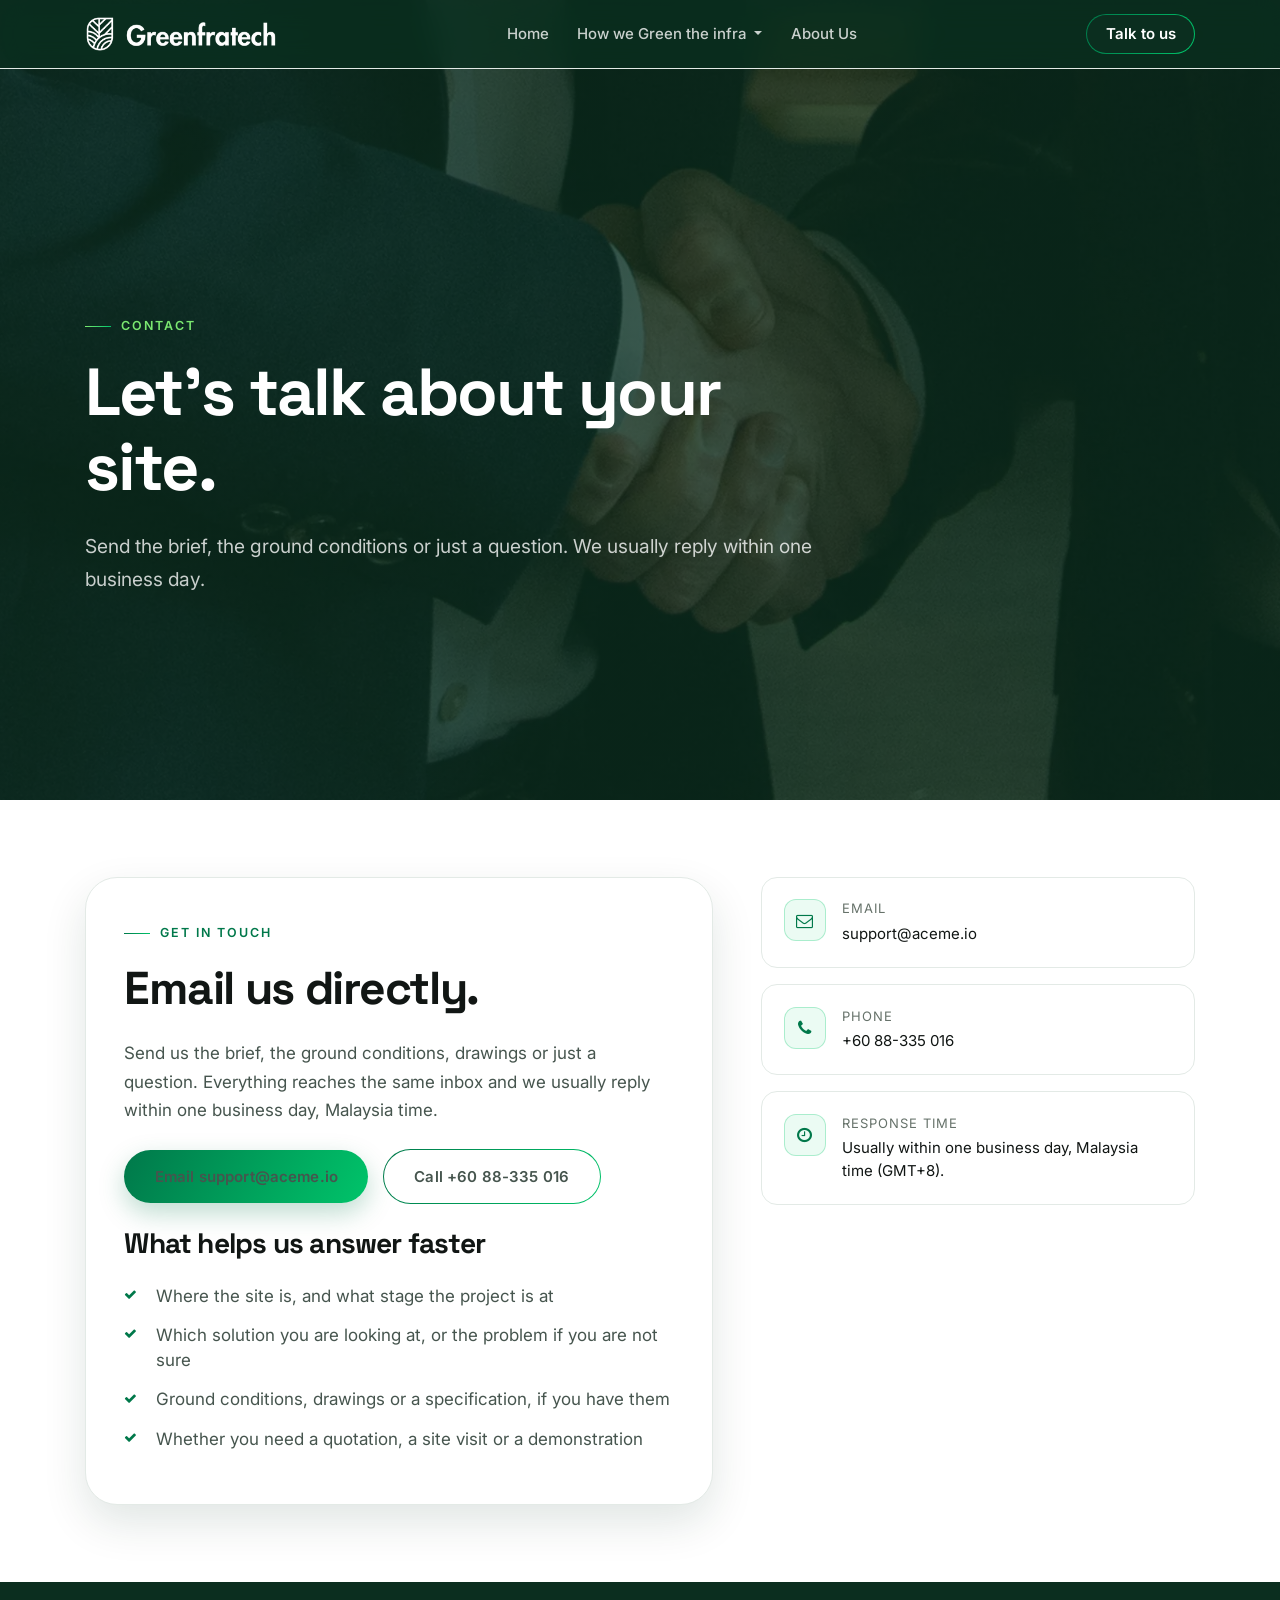
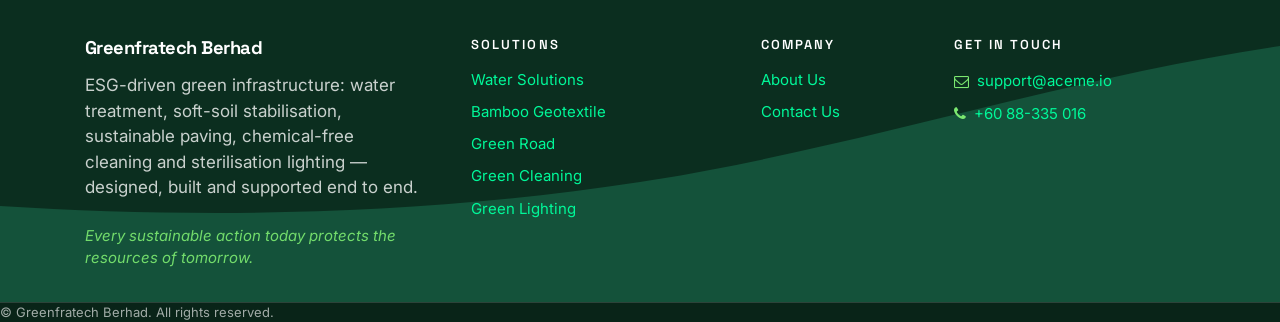
<file: contactus/index.html>
<!DOCTYPE html>
<html data-main-object="website.page(3,)" data-website-id="1" dir="ltr" lang="en-US">
<head>
<meta charset="utf-8"/>
<meta content="IE=edge" http-equiv="X-UA-Compatible"/>
<meta content="width=device-width, initial-scale=1" name="viewport"/>

<meta content="Send the brief, the ground conditions or just a question. We usually reply within one business day." name="description"/>
<meta content="website" property="og:type"/>
<meta content="Contact Us | Greenfratech Berhad" property="og:title"/>
<meta content="Greenfratech Berhad" property="og:site_name"/>


<meta content="Send the brief, the ground conditions or just a question. We usually reply within one business day." property="og:description"/>
<meta content="summary_large_image" name="twitter:card"/>
<meta content="Contact Us | Greenfratech Berhad" name="twitter:title"/>

<meta content="@Odoo" name="twitter:site"/>
<meta content="Send the brief, the ground conditions or just a question. We usually reply within one business day." name="twitter:description"/>

<link crossorigin="" href="https://fonts.gstatic.com/" rel="preconnect"/>
<link href="/assets/img/apple-touch-icon.png" rel="apple-touch-icon" sizes="180x180"/>
<title>Contact Us | Greenfratech Berhad</title>
<link href="/assets/img/favicon.ico" rel="icon" sizes="any"/><link href="/assets/img/favicon-32.png" rel="icon" type="image/png" sizes="32x32"/>
<link as="font" crossorigin="" href="/assets/fonts/fontawesome-webfont.woff2?v=4.7.0" rel="preload"/>





<link href="/assets/css/site.css" rel="stylesheet"/><script defer="defer" src="/assets/js/site.js"></script></head>
<body>
<div class="o_header_overlay" id="wrapwrap">
<a class="o_skip_to_content btn btn-primary rounded-0 visually-hidden-focusable position-absolute start-0" href="#wrap">Skip to Content</a>
<header class="o_header_fixed" data-anchor="true" data-extra-items-toggle-aria-label="Extra items button" data-name="Header" id="top" style=" ">
<nav aria-label="Main" class="navbar navbar-expand-lg navbar-light o_colored_level o_cc gft-navbar d-none d-lg-block" data-name="Navbar">
<div class="o_main_nav container" id="o_main_nav">
<a class="navbar-brand logo me-4 gft-brand" data-name="Navbar Logo" href="/">
<span aria-label="Logo of Greenfratech Berhad" role="img" title="Greenfratech Berhad"><img alt="Greenfratech Berhad" class="img img-fluid" height="40" loading="lazy" src="/assets/img/logo.png" width="95"/></span>
</a>
<ul class="nav navbar-nav top_menu mx-auto gft-nav" id="top_menu" role="menu">
<li class="nav-item" role="presentation">
<a class="nav-link" href="/" role="menuitem">
<span>Home</span>
</a>
</li>
<li class="nav-item dropdown" role="presentation">
<a class="nav-link dropdown-toggle" data-bs-toggle="dropdown" href="#" role="menuitem">
<span>How we Green the infra</span>
</a><ul class="dropdown-menu" role="menu">
<li class="" role="presentation">
<a class="dropdown-item" href="/water-treatment" role="menuitem">
<span>Water Solutions</span>
</a>
</li>
<li class="" role="presentation">
<a class="dropdown-item" href="/bamboo-geotextile" role="menuitem">
<span>Bamboo Geotextile</span>
</a>
</li>
<li class="" role="presentation">
<a class="dropdown-item" href="/fiber-mastic-asphalt" role="menuitem">
<span>Green Road</span>
</a>
</li>
<li class="" role="presentation">
<a class="dropdown-item" href="/green-cleaning" role="menuitem">
<span>Green Cleaning</span>
</a>
</li>
<li class="" role="presentation">
<a class="dropdown-item" href="/green-lighting" role="menuitem">
<span>Green Lighting</span>
</a>
</li>
<li class="" role="presentation">
<a class="dropdown-item" href="/asset-power-monitoring" role="menuitem">
<span>Infra AI</span>
</a>
</li>
</ul>
</li>
<li class="nav-item" role="presentation">
<a class="nav-link" href="/about-us" role="menuitem">
<span>About Us</span>
</a>
</li>
</ul>
<ul class="navbar-nav align-items-center gap-2 flex-shrink-0 justify-content-end ps-3">

<li class="nav-item ms-2">
<a class="gft-cta-nav nav-link" href="/contactus">
                                Talk to us
                            </a>
</li>
</ul>
</div>
</nav>
<nav aria-label="Mobile" class="navbar navbar-light o_colored_level o_cc o_header_mobile d-block d-lg-none shadow-sm" data-name="Navbar">
<div class="o_main_nav container flex-wrap justify-content-between">
<a class="navbar-brand logo" data-name="Navbar Logo" href="/">
<span aria-label="Logo of Greenfratech Berhad" role="img" title="Greenfratech Berhad"><img alt="Greenfratech Berhad" class="img img-fluid" height="40" loading="lazy" src="/assets/img/logo.png" width="95"/></span>
</a>
<ul class="o_header_mobile_buttons_wrap navbar-nav flex-row align-items-center gap-2 mb-0">
<li>
<button aria-controls="top_menu_collapse_mobile" aria-expanded="false" aria-label="Toggle navigation" class="nav-link btn me-auto p-2" data-bs-target="#top_menu_collapse_mobile" data-bs-toggle="offcanvas" type="button">
<span class="navbar-toggler-icon"></span>
</button>
</li>
</ul>
<div class="offcanvas offcanvas-end o_navbar_mobile" id="top_menu_collapse_mobile">
<div class="offcanvas-header justify-content-end">
<button aria-label="Close" class="nav-link btn-close" data-bs-dismiss="offcanvas" type="button"></button>
</div>
<div class="offcanvas-body d-flex flex-column justify-content-between h-100 w-100">
<ul class="navbar-nav">
<li class="">

</li>
<ul class="nav navbar-nav top_menu" role="menu">
<li class="nav-item" role="presentation">
<a class="nav-link" href="/" role="menuitem">
<span>Home</span>
</a>
</li>
<li class="nav-item dropdown" role="presentation">
<a class="nav-link dropdown-toggle d-flex justify-content-between align-items-center" data-bs-toggle="dropdown" href="#" role="menuitem">
<span>How we Green the infra</span>
</a><ul class="dropdown-menu position-relative rounded-0 o_dropdown_without_offset" role="menu">
<li class="" role="presentation">
<a class="dropdown-item" href="/water-treatment" role="menuitem">
<span>Water Solutions</span>
</a>
</li>
<li class="" role="presentation">
<a class="dropdown-item" href="/bamboo-geotextile" role="menuitem">
<span>Bamboo Geotextile</span>
</a>
</li>
<li class="" role="presentation">
<a class="dropdown-item" href="/fiber-mastic-asphalt" role="menuitem">
<span>Green Road</span>
</a>
</li>
<li class="" role="presentation">
<a class="dropdown-item" href="/green-cleaning" role="menuitem">
<span>Green Cleaning</span>
</a>
</li>
<li class="" role="presentation">
<a class="dropdown-item" href="/green-lighting" role="menuitem">
<span>Green Lighting</span>
</a>
</li>
<li class="" role="presentation">
<a class="dropdown-item" href="/asset-power-monitoring" role="menuitem">
<span>Infra AI</span>
</a>
</li>
</ul>
</li>
<li class="nav-item" role="presentation">
<a class="nav-link" href="/about-us" role="menuitem">
<span>About Us</span>
</a>
</li>
</ul>
<li class="">
<div class="s_text_block mt-2 border-top pt-2 o_border_contrast" data-name="Text">
<a class="nav-link o_nav-link_secondary p-2" href="tel:+6088335016">+60 88-335 016</a>
</div>
</li>
</ul>
<ul class="navbar-nav gap-2 mt-3 w-100">

<li class="">
<div>
<section class="s_text_block" data-name="Text">
<div class="container">
<a class="btn btn-primary btn_cta w-100" href="/contactus">Contact Us</a>
</div>
</section>
</div>
</li>
</ul>
</div>
</div>
</div>
</nav>
</header>
<main>
<span class="hidden" data-for="contactus_form" data-values="{'email_to': 'info@yourcompany.com', 'name': '', 'phone': '', 'email_from': '', 'company': '', 'subject': '', 'contact_name': '', 'partner_name': '', 'description': ''}"></span>
<div class="gft-page gft-page--contact" id="wrap">
<section class="gft-hero gft-hero--page gft-on-green gft-hero--photo" data-name="Contact Hero" style="--gft-hero-img: url('/assets/img/heroes/contact.webp');">
<div class="gft-glow gft-glow--tl"></div>
<div class="gft-grid"></div>
<div class="container gft-hero__inner">
<div class="row">
<div class="col-lg-8">
<span class="gft-eyebrow">Contact</span>
<h1 class="gft-hero__title">Let's talk about your site.</h1>
<p class="gft-hero__lead mb-0">
                                    Send the brief, the ground conditions or just a question. We
                                    usually reply within one business day.
                                </p>
</div>
</div>
</div>
</section>
<section class="gft-section gft-section--sm" data-name="Contact Body">
<div class="container">
<div class="row g-5 align-items-start">
<div class="col-lg-7">
<div class="gft-form-card"><span class="gft-eyebrow">Get in touch</span><h2 class="gft-h2 mb-4">Email us directly.</h2><p class="mb-4">Send us the brief, the ground conditions, drawings or just a question. Everything reaches the same inbox and we usually reply within one business day, Malaysia time.</p><div class="gft-actions mb-4"><a class="gft-btn gft-btn--primary" href="mailto:support@aceme.io?subject=Website%20enquiry">Email support@aceme.io</a><a class="gft-btn gft-btn--ghost" href="tel:+6088335016">Call +60 88-335 016</a></div><h3 class="gft-h3 mb-4">What helps us answer faster</h3><ul class="gft-checks"><li>Where the site is, and what stage the project is at</li><li>Which solution you are looking at, or the problem if you are not sure</li><li>Ground conditions, drawings or a specification, if you have them</li><li>Whether you need a quotation, a site visit or a demonstration</li></ul></div>
</div>
<div class="col-lg-5">
<div class="d-grid gap-3">
<div class="gft-contact-card">
<span class="gft-contact-card__icon"><i class="fa fa-envelope-o"></i></span>
<span>
<span class="gft-contact-card__label">Email</span>
<span class="gft-contact-card__value">
<a href="mailto:support@aceme.io">support@aceme.io</a>
</span>
</span>
</div>
<div class="gft-contact-card">
<span class="gft-contact-card__icon"><i class="fa fa-phone"></i></span>
<span>
<span class="gft-contact-card__label">Phone</span>
<span class="gft-contact-card__value">
<a href="tel:+6088335016">+60 88-335 016</a>
</span>
</span>
</div>
<div class="gft-contact-card">
<span class="gft-contact-card__icon"><i class="fa fa-clock-o"></i></span>
<span>
<span class="gft-contact-card__label">Response time</span>
<span class="gft-contact-card__value">
                                                Usually within one business day, Malaysia time (GMT+8).
                                            </span>
</span>
</div>
</div>
</div>
</div>
</div>
</section>
</div>

</main>
<footer class="o_footer o_colored_level o_cc" data-anchor="true" data-name="Footer" id="bottom">
<div class="gft-footer" id="footer">
<section class="s_text_block pt56 pb32" data-name="Text">
<div class="container">
<div class="row g-5">
<div class="col-lg-4">
<h5 class="gft-footer__brand mb-3">Greenfratech Berhad</h5>
<p class="mb-4">
                                    ESG-driven green infrastructure: water treatment, soft-soil
                                    stabilisation, sustainable paving, chemical-free cleaning and
                                    sterilisation lighting — designed, built and supported end to end.
                                </p>
<p class="gft-footer__motto mb-0">
                                    Every sustainable action today protects the resources of tomorrow.
                                </p>
</div>
<div class="col-lg-3 col-sm-6">
<h6 class="gft-footer__title">Solutions</h6>
<ul class="list-unstyled gft-footer__links">
<li><a href="/water-treatment">Water Solutions</a></li>
<li><a href="/bamboo-geotextile">Bamboo Geotextile</a></li>
<li><a href="/fiber-mastic-asphalt">Green Road</a></li>
<li><a href="/green-cleaning">Green Cleaning</a></li>
<li><a href="/green-lighting">Green Lighting</a></li>
</ul>
</div>
<div class="col-lg-2 col-sm-6">
<h6 class="gft-footer__title">Company</h6>
<ul class="list-unstyled gft-footer__links">
<li><a href="/about-us">About Us</a></li>
<li><a href="/contactus">Contact Us</a></li>
</ul>
</div>
<div class="col-lg-3">
<h6 class="gft-footer__title">Get in touch</h6>
<ul class="list-unstyled gft-footer__links gft-footer__contact">
<li>
<i class="fa fa-envelope-o me-2"></i>
<a href="mailto:support@aceme.io">support@aceme.io</a>
</li>
<li>
<i class="fa fa-phone me-2"></i>
<a href="tel:+6088335016">+60 88-335 016</a>
</li>
</ul>
</div>
</div>
</div>
</section>
</div>
<div class="o_footer_copyright o_colored_level o_cc" data-name="Copyright"><span>© Greenfratech Berhad. All rights reserved.</span></div>
</footer>
</div>
</body>
</html>
</file>
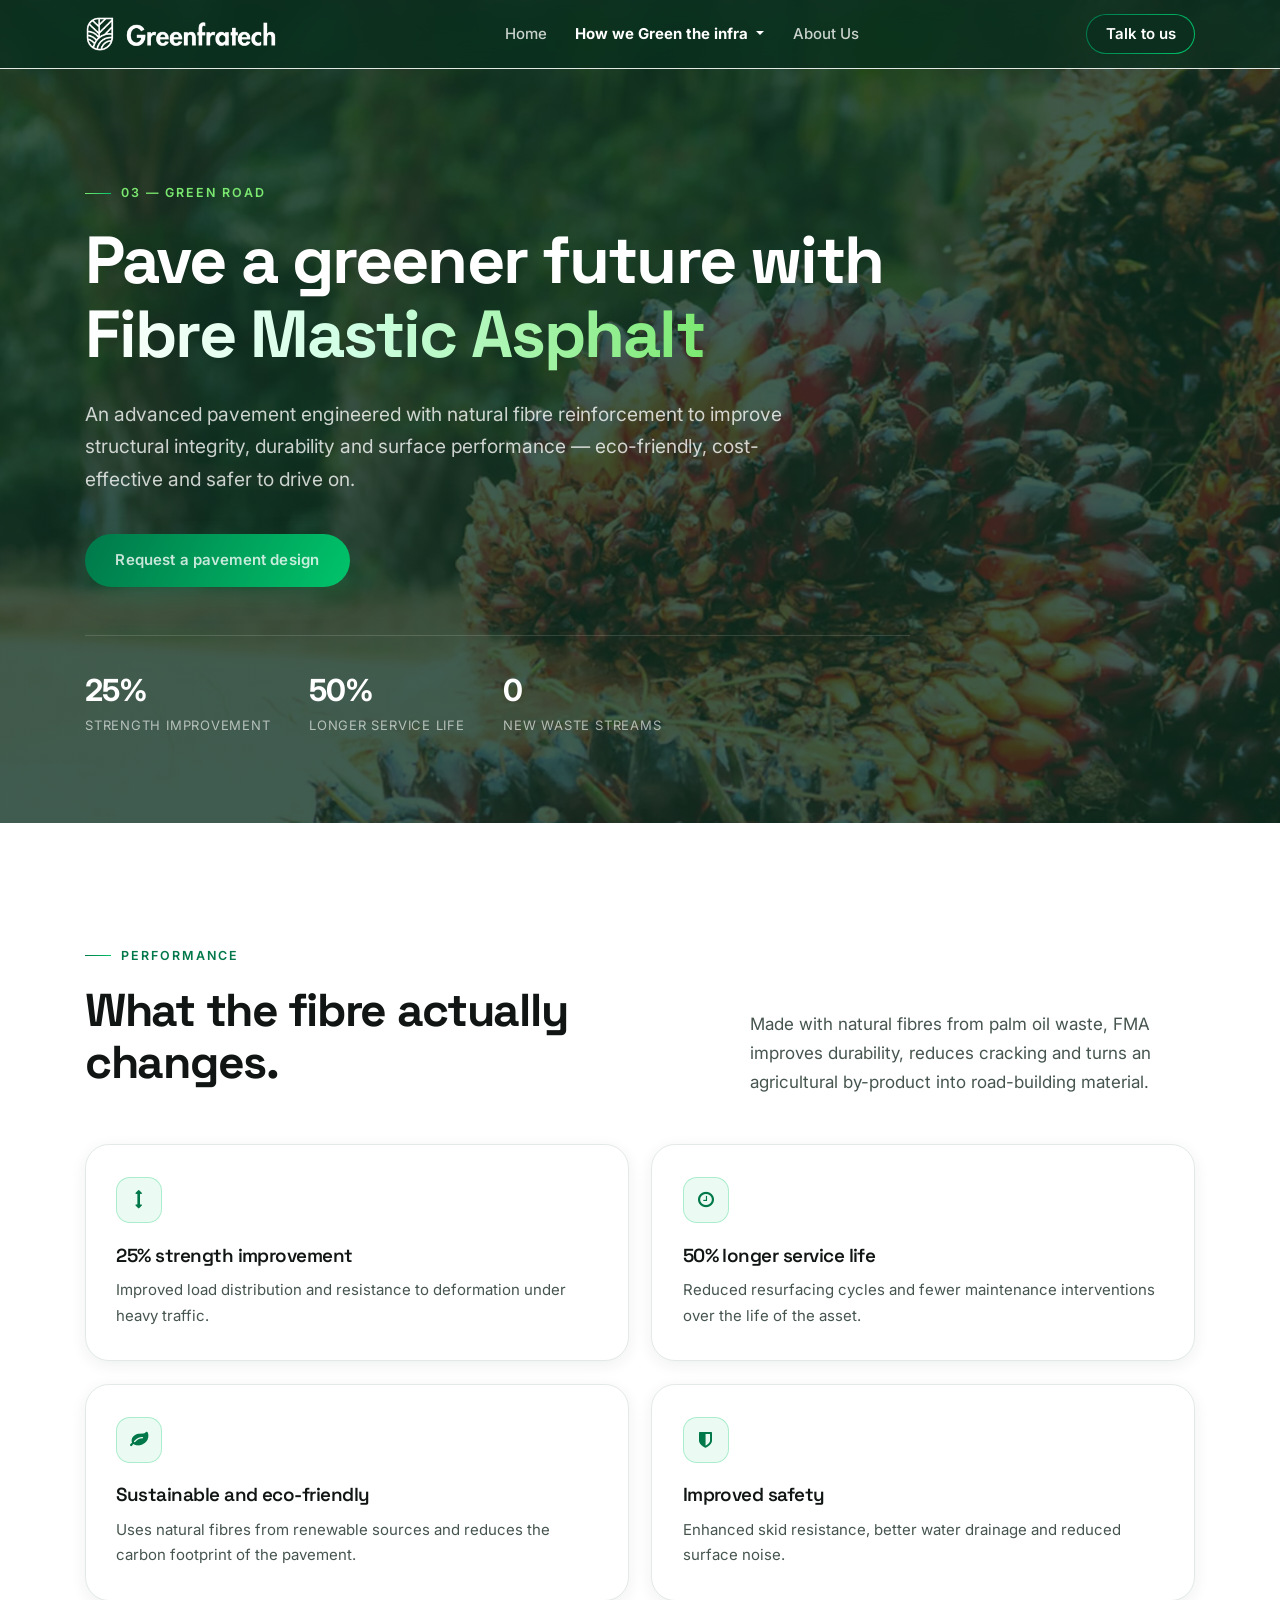
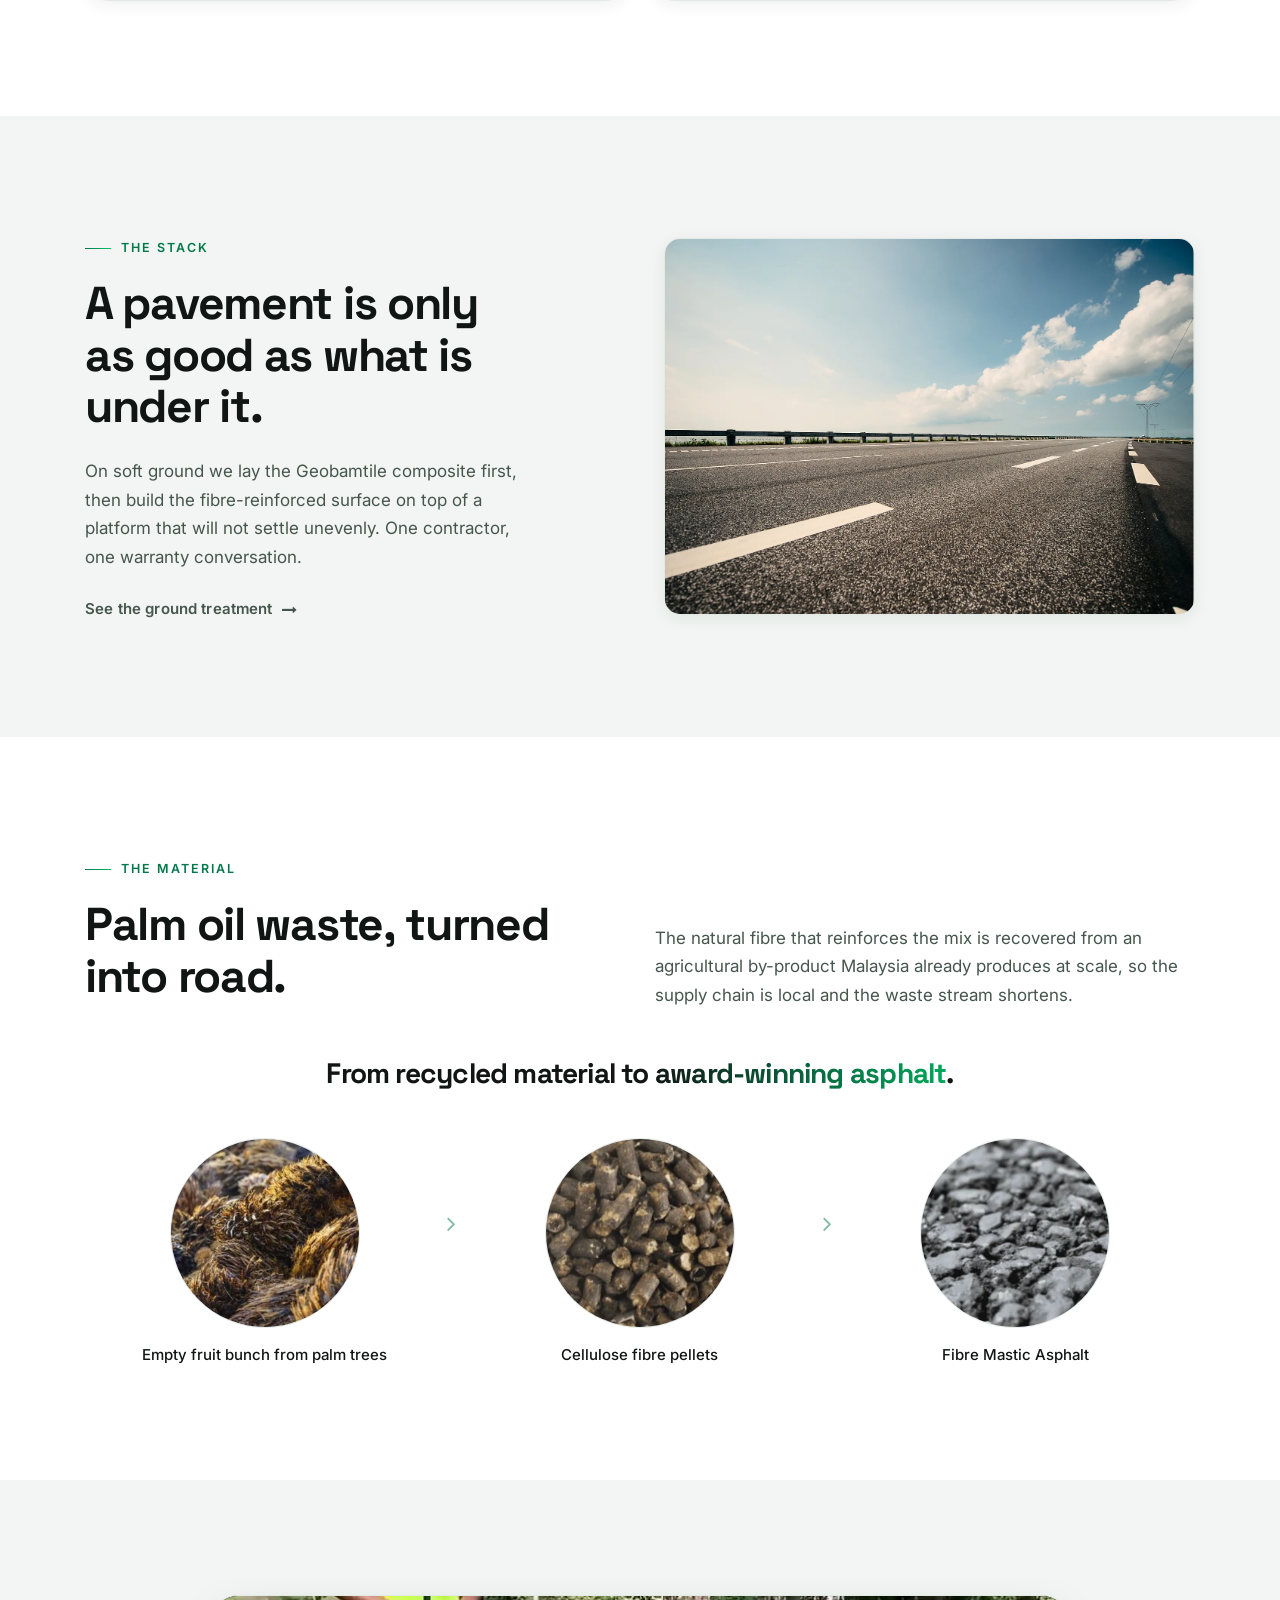
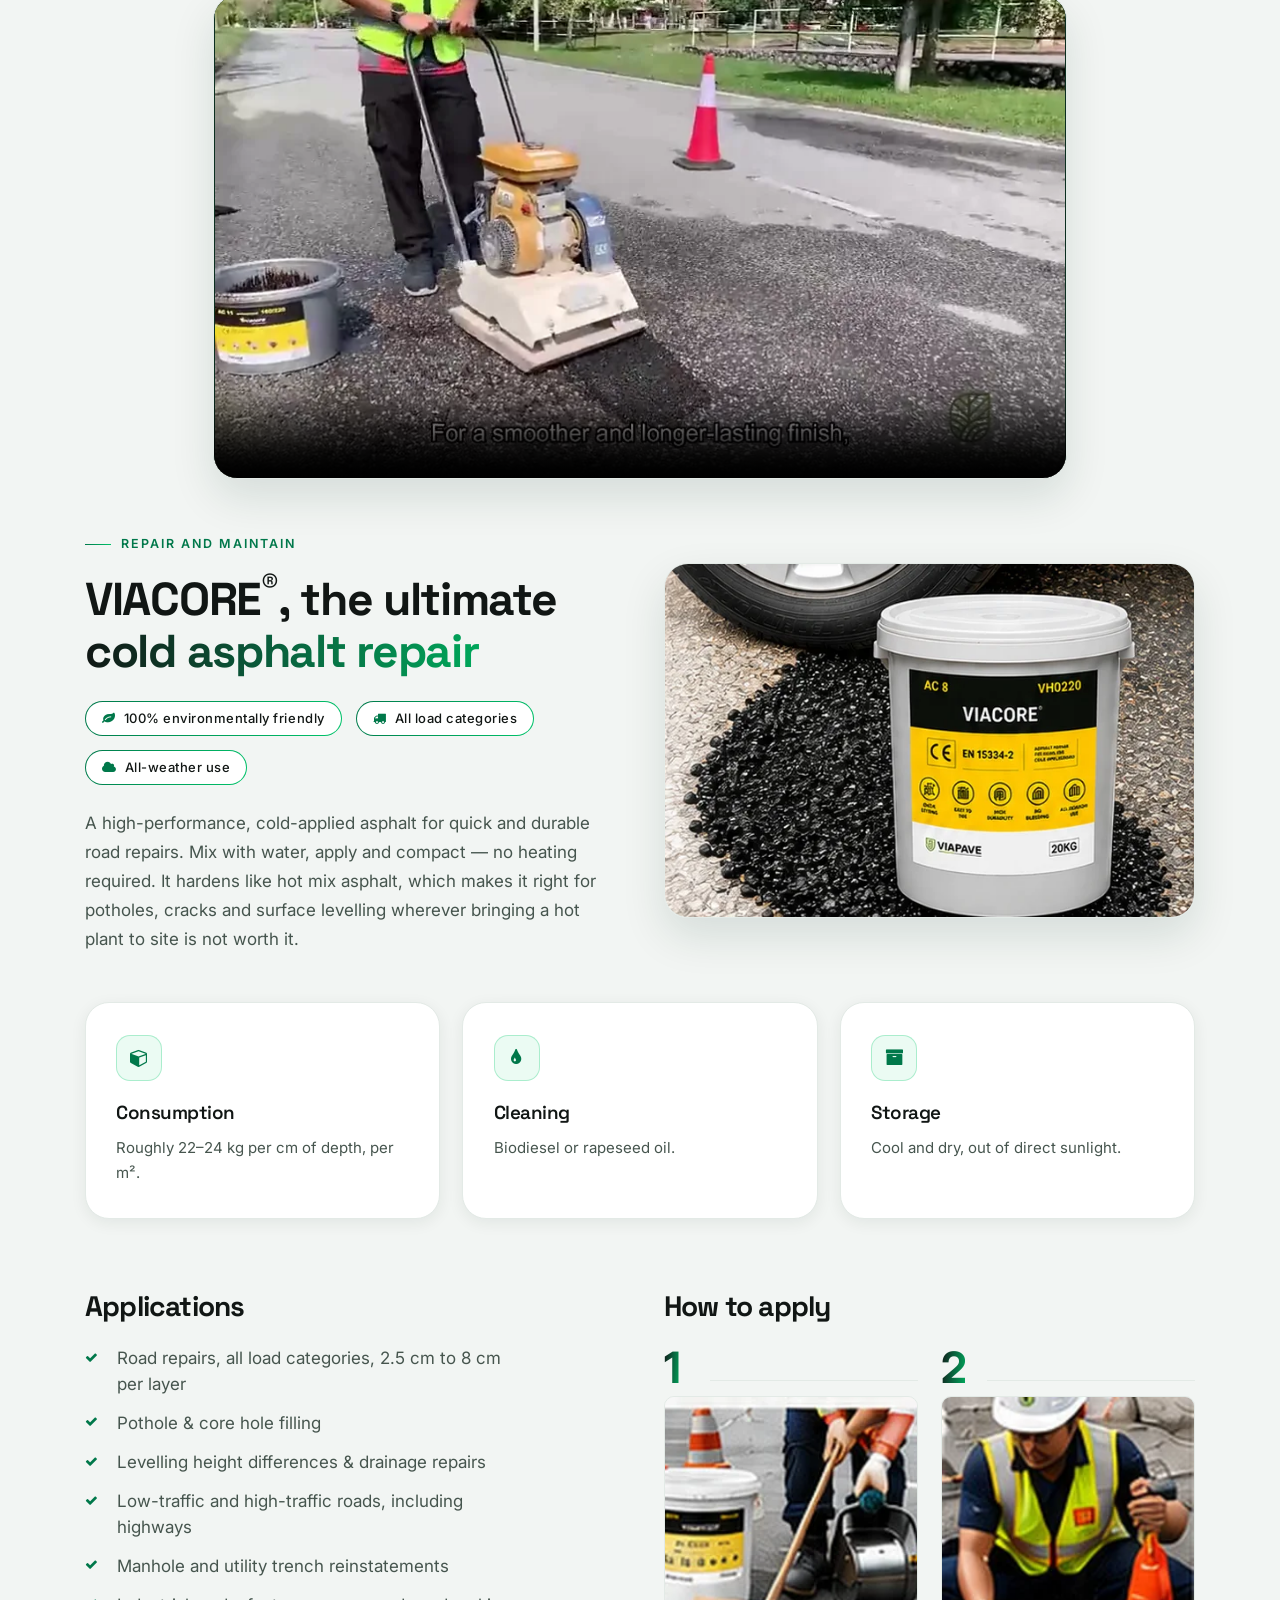
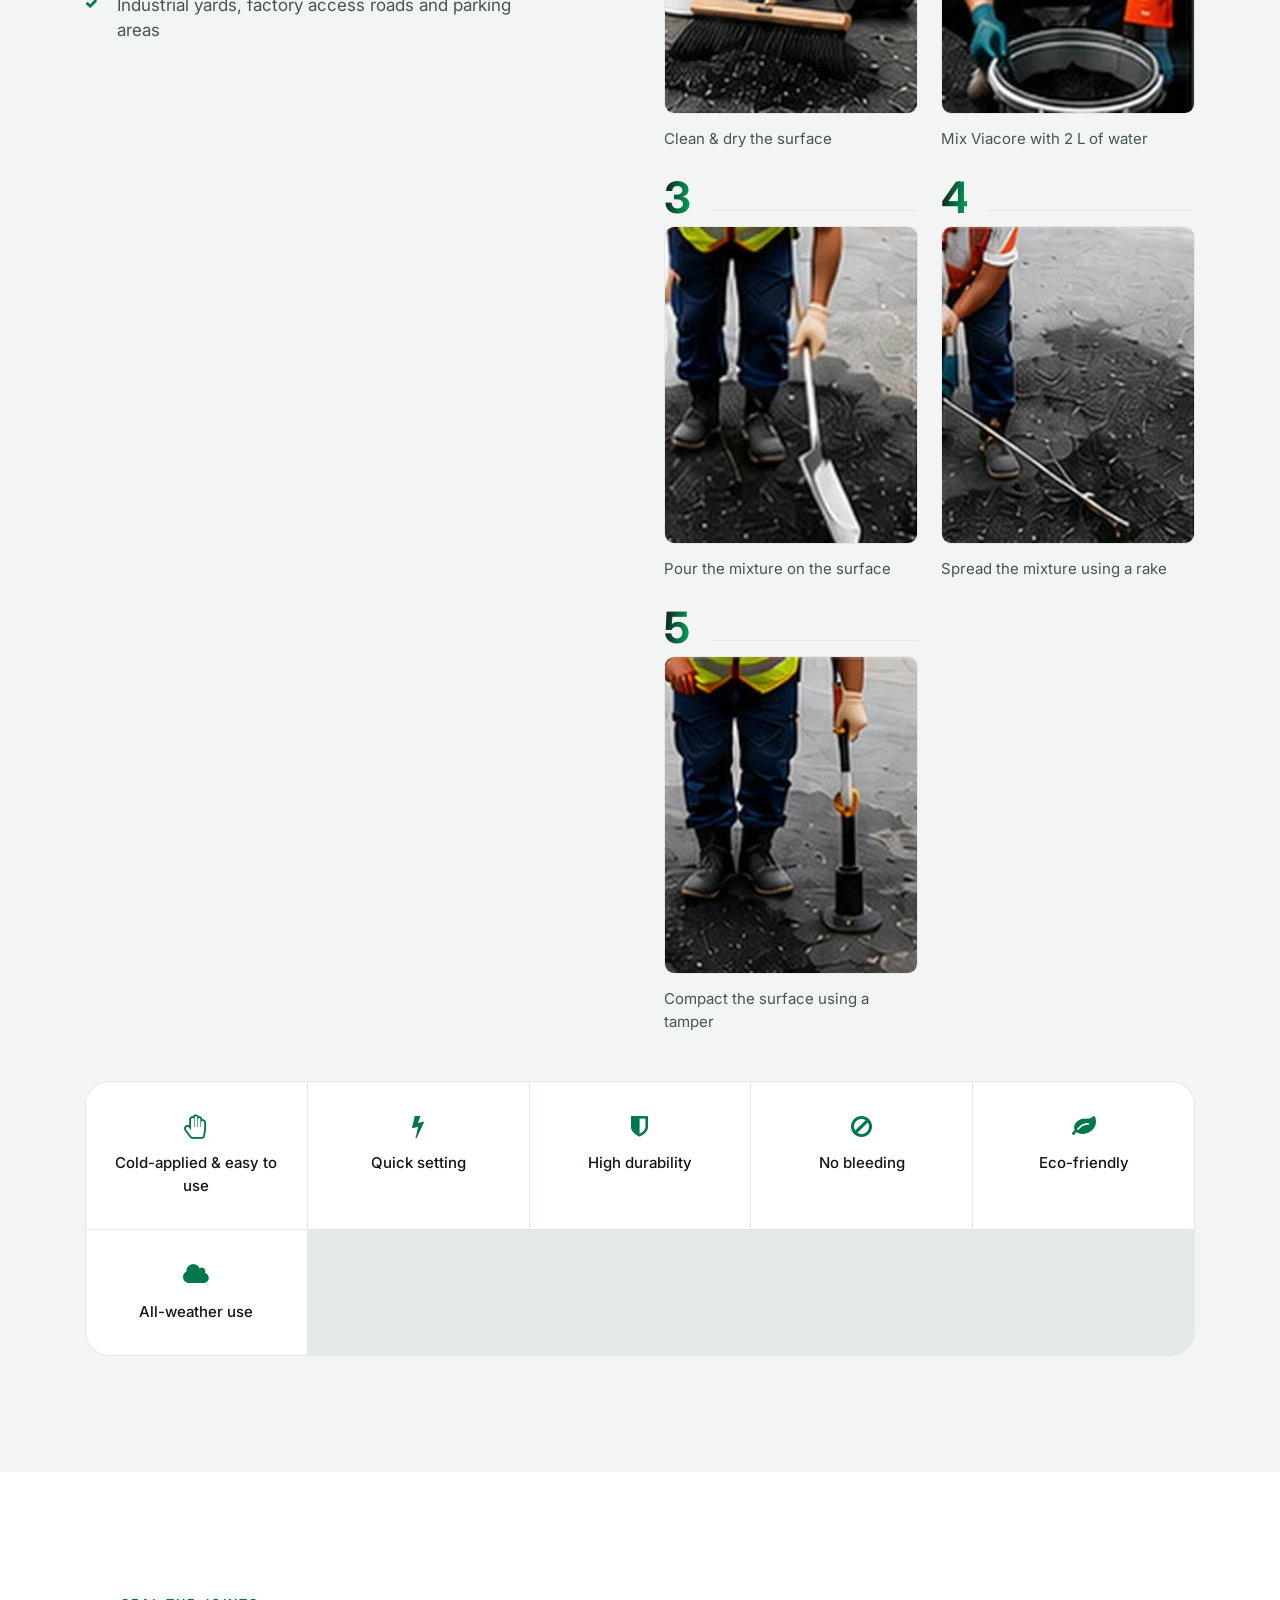
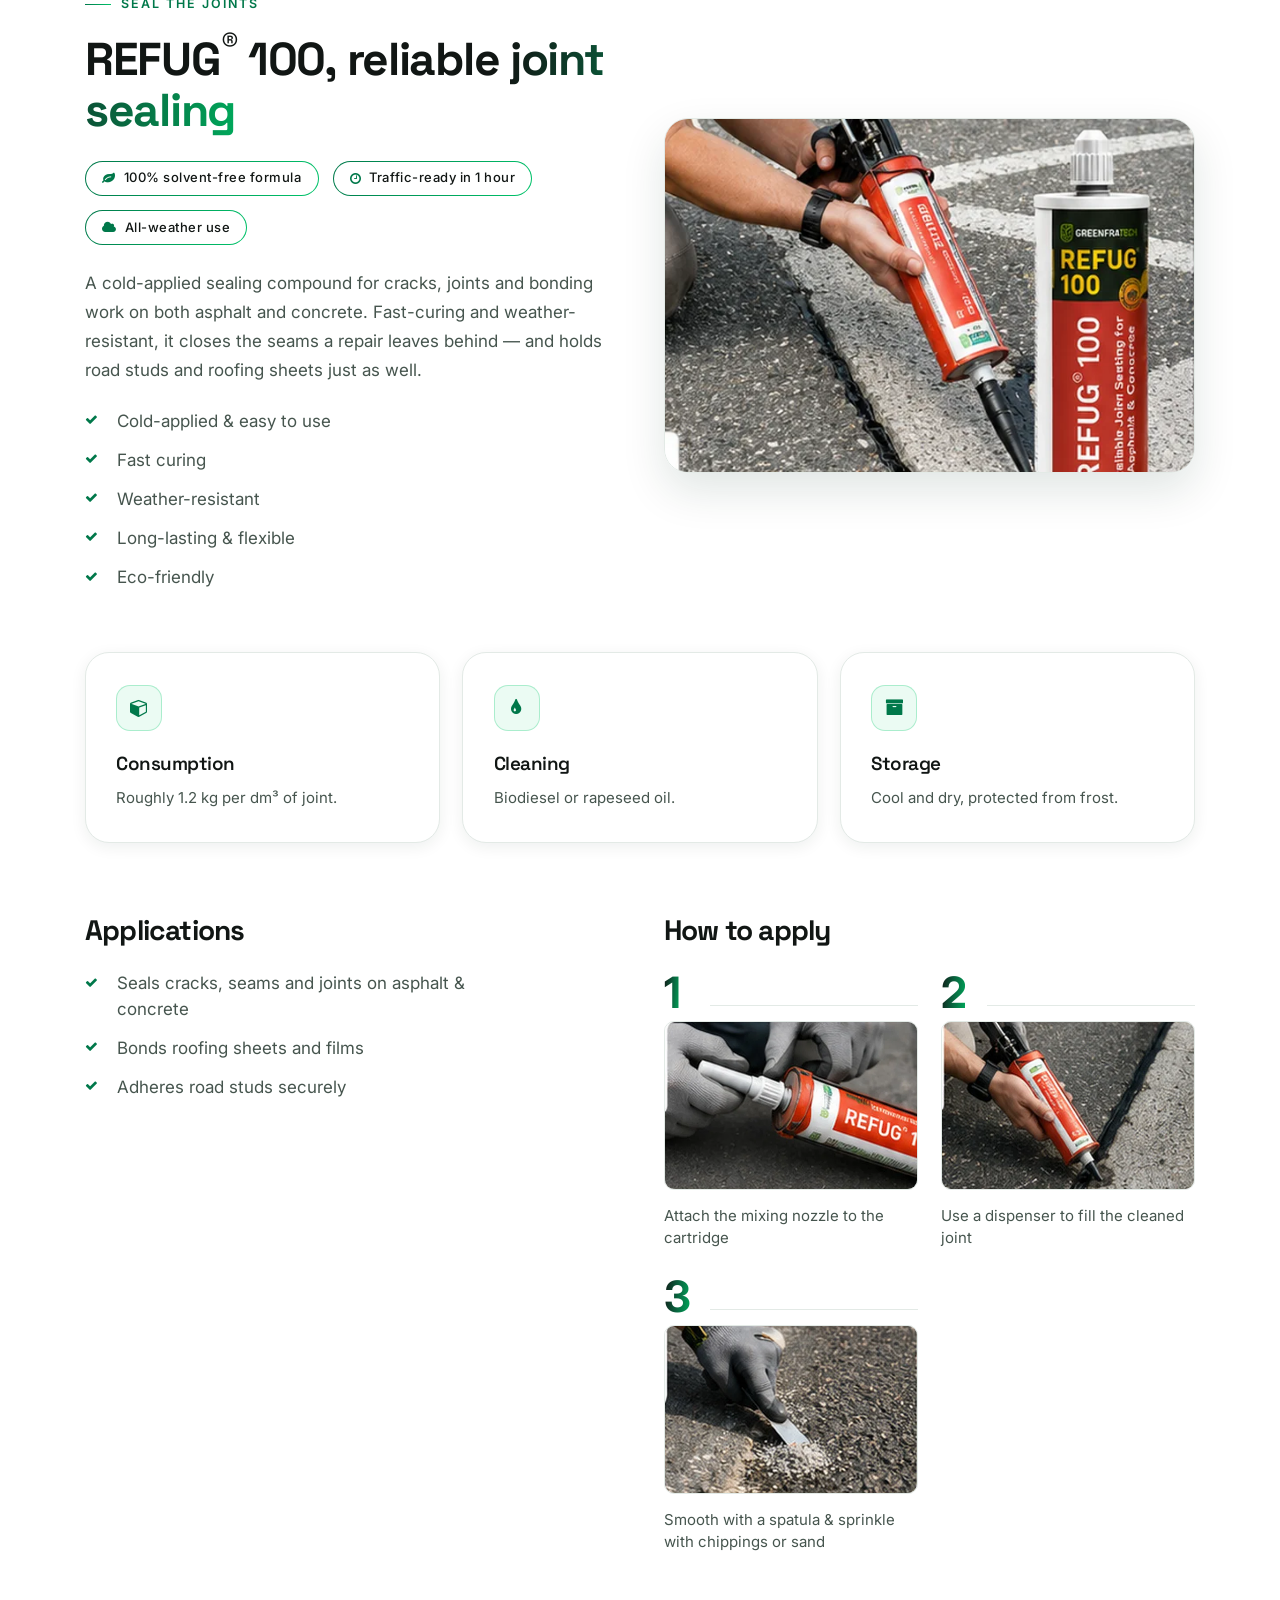
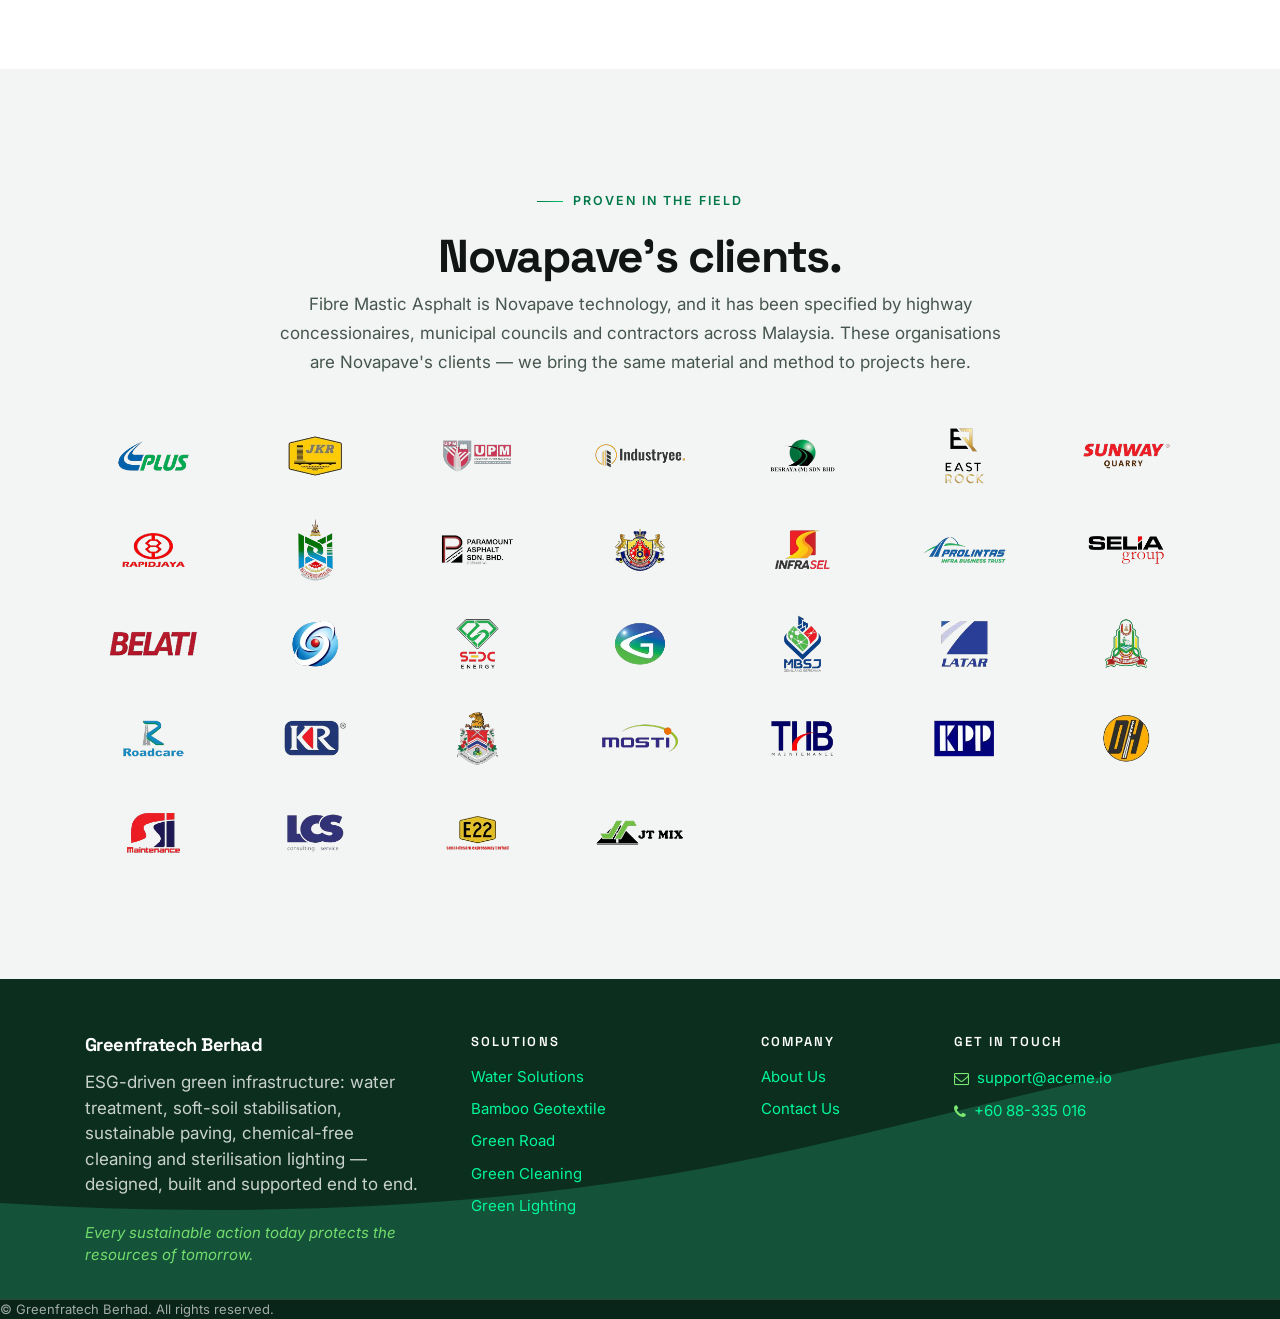
<file: fiber-mastic-asphalt/index.html>
<!DOCTYPE html>
<html data-main-object="website.page(14,)" data-website-id="1" dir="ltr" lang="en-US">
<head>
<meta charset="utf-8"/>
<meta content="IE=edge" http-equiv="X-UA-Compatible"/>
<meta content="width=device-width, initial-scale=1" name="viewport"/>

<meta content="website" property="og:type"/>
<meta content="Green Road | Greenfratech Berhad" property="og:title"/>
<meta content="Greenfratech Berhad" property="og:site_name"/>


<meta content="summary_large_image" name="twitter:card"/>
<meta content="Green Road | Greenfratech Berhad" name="twitter:title"/>

<meta content="@Odoo" name="twitter:site"/>

<link crossorigin="" href="https://fonts.gstatic.com/" rel="preconnect"/>
<link href="/assets/img/apple-touch-icon.png" rel="apple-touch-icon" sizes="180x180"/>
<title>Green Road | Greenfratech Berhad</title>
<link href="/assets/img/favicon.ico" rel="icon" sizes="any"/><link href="/assets/img/favicon-32.png" rel="icon" type="image/png" sizes="32x32"/>
<link as="font" crossorigin="" href="/assets/fonts/fontawesome-webfont.woff2?v=4.7.0" rel="preload"/>





<link href="/assets/css/site.css" rel="stylesheet"/><script defer="defer" src="/assets/js/site.js"></script><meta content="An advanced pavement engineered with natural fibre reinforcement to improve structural integrity, durability and surface performance — eco-friendly…" name="description"/></head>
<body>
<div class="o_header_overlay" id="wrapwrap">
<a class="o_skip_to_content btn btn-primary rounded-0 visually-hidden-focusable position-absolute start-0" href="#wrap">Skip to Content</a>
<header class="o_header_fixed" data-anchor="true" data-extra-items-toggle-aria-label="Extra items button" data-name="Header" id="top" style=" ">
<nav aria-label="Main" class="navbar navbar-expand-lg navbar-light o_colored_level o_cc gft-navbar d-none d-lg-block" data-name="Navbar">
<div class="o_main_nav container" id="o_main_nav">
<a class="navbar-brand logo me-4 gft-brand" data-name="Navbar Logo" href="/">
<span aria-label="Logo of Greenfratech Berhad" role="img" title="Greenfratech Berhad"><img alt="Greenfratech Berhad" class="img img-fluid" height="40" loading="lazy" src="/assets/img/logo.png" width="95"/></span>
</a>
<ul class="nav navbar-nav top_menu mx-auto gft-nav" id="top_menu" role="menu">
<li class="nav-item" role="presentation">
<a class="nav-link" href="/" role="menuitem">
<span>Home</span>
</a>
</li>
<li class="nav-item dropdown" role="presentation">
<a class="nav-link dropdown-toggle active" data-bs-toggle="dropdown" href="#" role="menuitem">
<span>How we Green the infra</span>
</a><ul class="dropdown-menu" role="menu">
<li class="" role="presentation">
<a class="dropdown-item" href="/water-treatment" role="menuitem">
<span>Water Solutions</span>
</a>
</li>
<li class="" role="presentation">
<a class="dropdown-item" href="/bamboo-geotextile" role="menuitem">
<span>Bamboo Geotextile</span>
</a>
</li>
<li class="" role="presentation">
<a class="dropdown-item active" href="/fiber-mastic-asphalt" role="menuitem">
<span>Green Road</span>
</a>
</li>
<li class="" role="presentation">
<a class="dropdown-item" href="/green-cleaning" role="menuitem">
<span>Green Cleaning</span>
</a>
</li>
<li class="" role="presentation">
<a class="dropdown-item" href="/green-lighting" role="menuitem">
<span>Green Lighting</span>
</a>
</li>
<li class="" role="presentation">
<a class="dropdown-item" href="/asset-power-monitoring" role="menuitem">
<span>Infra AI</span>
</a>
</li>
</ul>
</li>
<li class="nav-item" role="presentation">
<a class="nav-link" href="/about-us" role="menuitem">
<span>About Us</span>
</a>
</li>
</ul>
<ul class="navbar-nav align-items-center gap-2 flex-shrink-0 justify-content-end ps-3">

<li class="nav-item ms-2">
<a class="gft-cta-nav nav-link" href="/contactus">
                                Talk to us
                            </a>
</li>
</ul>
</div>
</nav>
<nav aria-label="Mobile" class="navbar navbar-light o_colored_level o_cc o_header_mobile d-block d-lg-none shadow-sm" data-name="Navbar">
<div class="o_main_nav container flex-wrap justify-content-between">
<a class="navbar-brand logo" data-name="Navbar Logo" href="/">
<span aria-label="Logo of Greenfratech Berhad" role="img" title="Greenfratech Berhad"><img alt="Greenfratech Berhad" class="img img-fluid" height="40" loading="lazy" src="/assets/img/logo.png" width="95"/></span>
</a>
<ul class="o_header_mobile_buttons_wrap navbar-nav flex-row align-items-center gap-2 mb-0">
<li>
<button aria-controls="top_menu_collapse_mobile" aria-expanded="false" aria-label="Toggle navigation" class="nav-link btn me-auto p-2" data-bs-target="#top_menu_collapse_mobile" data-bs-toggle="offcanvas" type="button">
<span class="navbar-toggler-icon"></span>
</button>
</li>
</ul>
<div class="offcanvas offcanvas-end o_navbar_mobile" id="top_menu_collapse_mobile">
<div class="offcanvas-header justify-content-end">
<button aria-label="Close" class="nav-link btn-close" data-bs-dismiss="offcanvas" type="button"></button>
</div>
<div class="offcanvas-body d-flex flex-column justify-content-between h-100 w-100">
<ul class="navbar-nav">
<li class="">

</li>
<ul class="nav navbar-nav top_menu" role="menu">
<li class="nav-item" role="presentation">
<a class="nav-link" href="/" role="menuitem">
<span>Home</span>
</a>
</li>
<li class="nav-item dropdown" role="presentation">
<a class="nav-link dropdown-toggle active d-flex justify-content-between align-items-center" data-bs-toggle="dropdown" href="#" role="menuitem">
<span>How we Green the infra</span>
</a><ul class="dropdown-menu position-relative rounded-0 o_dropdown_without_offset" role="menu">
<li class="" role="presentation">
<a class="dropdown-item" href="/water-treatment" role="menuitem">
<span>Water Solutions</span>
</a>
</li>
<li class="" role="presentation">
<a class="dropdown-item" href="/bamboo-geotextile" role="menuitem">
<span>Bamboo Geotextile</span>
</a>
</li>
<li class="" role="presentation">
<a class="dropdown-item active" href="/fiber-mastic-asphalt" role="menuitem">
<span>Green Road</span>
</a>
</li>
<li class="" role="presentation">
<a class="dropdown-item" href="/green-cleaning" role="menuitem">
<span>Green Cleaning</span>
</a>
</li>
<li class="" role="presentation">
<a class="dropdown-item" href="/green-lighting" role="menuitem">
<span>Green Lighting</span>
</a>
</li>
<li class="" role="presentation">
<a class="dropdown-item" href="/asset-power-monitoring" role="menuitem">
<span>Infra AI</span>
</a>
</li>
</ul>
</li>
<li class="nav-item" role="presentation">
<a class="nav-link" href="/about-us" role="menuitem">
<span>About Us</span>
</a>
</li>
</ul>
<li class="">
<div class="s_text_block mt-2 border-top pt-2 o_border_contrast" data-name="Text">
<a class="nav-link o_nav-link_secondary p-2" href="tel:+6088335016">+60 88-335 016</a>
</div>
</li>
</ul>
<ul class="navbar-nav gap-2 mt-3 w-100">

<li class="">
<div>
<section class="s_text_block" data-name="Text">
<div class="container">
<a class="btn btn-primary btn_cta w-100" href="/contactus">Contact Us</a>
</div>
</section>
</div>
</li>
</ul>
</div>
</div>
</div>
</nav>
</header>
<main>
<div class="gft-page gft-page--solution" id="wrap">
<section class="gft-hero gft-hero--page gft-on-green gft-hero--photo" data-name="Hero" style="--gft-hero-img: url('/assets/img/heroes/green-road.webp');">
<div class="gft-glow gft-glow--tl"></div>
<div class="gft-grid"></div>
<div class="container gft-hero__inner">
<div class="row">
<div class="col-lg-9">
<span class="gft-eyebrow">03 — Green Road</span>
<h1 class="gft-hero__title">
                                    Pave a greener future with
                                    <span class="gft-grad-text">Fibre Mastic Asphalt</span>
</h1>
<p class="gft-hero__lead">
                                    An advanced pavement engineered with natural fibre reinforcement to
                                    improve structural integrity, durability and surface performance —
                                    eco-friendly, cost-effective and safer to drive on.
                                </p>
<div class="gft-actions">
<a class="gft-btn gft-btn--primary" href="/contactus">Request a pavement design</a>
</div>
<dl class="gft-hero__facts">
<div>
<dt>25%</dt>
<dd>Strength improvement</dd>
</div>
<div>
<dt>50%</dt>
<dd>Longer service life</dd>
</div>
<div>
<dt>0</dt>
<dd>New waste streams</dd>
</div>
</dl>
</div>
</div>
</div>
</section>
<section class="gft-section" data-name="Performance">
<div class="container">
<div class="row mb-5">
<div class="col-lg-7 gft-reveal">
<span class="gft-eyebrow">Performance</span>
<h2 class="gft-h2">What the fibre actually changes.</h2>
</div>
<div class="col-lg-5 d-flex align-items-end gft-reveal gft-reveal--d1">
<p class="mb-0">
                                    Made with natural fibres from palm oil waste, FMA improves
                                    durability, reduces cracking and turns an agricultural by-product
                                    into road-building material.
                                </p>
</div>
</div>
<div class="gft-grid-2">
<div class="gft-tilt gft-reveal">
<div class="gft-card">
<span class="gft-card__icon"><i class="fa fa-arrows-v"></i></span>
<h3 class="gft-card__title">25% strength improvement</h3>
<p class="gft-card__text">
                                        Improved load distribution and resistance to deformation under
                                        heavy traffic.
                                    </p>
</div>
</div>
<div class="gft-tilt gft-reveal gft-reveal--d1">
<div class="gft-card">
<span class="gft-card__icon"><i class="fa fa-clock-o"></i></span>
<h3 class="gft-card__title">50% longer service life</h3>
<p class="gft-card__text">
                                        Reduced resurfacing cycles and fewer maintenance
                                        interventions over the life of the asset.
                                    </p>
</div>
</div>
<div class="gft-tilt gft-reveal gft-reveal--d2">
<div class="gft-card">
<span class="gft-card__icon"><i class="fa fa-leaf"></i></span>
<h3 class="gft-card__title">Sustainable and eco-friendly</h3>
<p class="gft-card__text">
                                        Uses natural fibres from renewable sources and reduces the
                                        carbon footprint of the pavement.
                                    </p>
</div>
</div>
<div class="gft-tilt gft-reveal gft-reveal--d3">
<div class="gft-card">
<span class="gft-card__icon"><i class="fa fa-shield"></i></span>
<h3 class="gft-card__title">Improved safety</h3>
<p class="gft-card__text">
                                        Enhanced skid resistance, better water drainage and reduced
                                        surface noise.
                                    </p>
</div>
</div>
</div>
</div>
</section>
<section class="gft-section gft-section--alt" data-name="Pavement stack">
<div class="container">
<div class="row g-5 align-items-center">
<div class="col-lg-5 gft-reveal">
<span class="gft-eyebrow">The stack</span>
<h2 class="gft-h2 mb-4">A pavement is only as good as what is under it.</h2>
<p class="mb-4">
                                    On soft ground we lay the Geobamtile composite first, then build the
                                    fibre-reinforced surface on top of a platform that will not settle
                                    unevenly. One contractor, one warranty conversation.
                                </p>
<a class="gft-btn gft-btn--text" href="/bamboo-geotextile">
                                    See the ground treatment <i class="fa fa-long-arrow-right"></i>
</a>
</div>
<div class="col-lg-6 offset-lg-1 gft-reveal gft-reveal--d1">
<div class="gft-figures">
<img alt="Fibre mastic asphalt surface" loading="lazy" src="/assets/img/solutions/road.webp"/>
</div>
</div>
</div>
</div>
</section>
<section class="gft-section" data-name="Material">
<div class="container">
<div class="row mb-5">
<div class="col-lg-6 gft-reveal">
<span class="gft-eyebrow">The material</span>
<h2 class="gft-h2">Palm oil waste, turned into road.</h2>
</div>
<div class="col-lg-6 d-flex align-items-end gft-reveal gft-reveal--d1">
<p class="mb-0">
                                    The natural fibre that reinforces the mix is recovered from an
                                    agricultural by-product Malaysia already produces at scale, so the
                                    supply chain is local and the waste stream shortens.
                                </p>
</div>
</div>
<div class="row justify-content-center text-center mb-5 gft-reveal">
<div class="col-lg-8">
<h3 class="gft-h3 mb-0">
                                    From recycled material to
                                    <span class="gft-grad-text">award-winning asphalt</span>.
                                </h3>
</div>
</div>
<div class="gft-flow gft-reveal gft-reveal--d1">
<div class="gft-flow__item">
<img alt="Empty fruit bunch from oil palm, the raw agricultural by-product" class="gft-flow__shot" loading="lazy" src="/assets/img/products/fibre-1-efb.webp"/>
<span class="gft-flow__label">Empty fruit bunch from palm trees</span>
</div>
<div class="gft-flow__item">
<img alt="Cellulose fibre pellets processed from the fruit bunch" class="gft-flow__shot" loading="lazy" src="/assets/img/products/fibre-2-pellets.webp"/>
<span class="gft-flow__label">Cellulose fibre pellets</span>
</div>
<div class="gft-flow__item">
<img alt="Finished fibre mastic asphalt surface, close up" class="gft-flow__shot" loading="lazy" src="/assets/img/products/fibre-3-asphalt.webp"/>
<span class="gft-flow__label">Fibre Mastic Asphalt</span>
</div>
</div>
</div>
</section>
<section class="gft-section gft-section--alt" data-name="Viacore">
<div class="container">
<div class="gft-reveal mb-5">
<video class="gft-video" controls="controls" playsinline="playsinline" poster="/assets/video/viacore-demo-poster.webp" preload="metadata">
<source src="/assets/video/viacore-demo.mp4" type="video/mp4"/>
                                Your browser cannot play this video.
                                <a href="/assets/video/viacore-demo.mp4">
                                    Download the VIACORE demonstration instead
                                </a>.
                            </video>
</div>
<div class="row g-5 align-items-center">
<div class="col-lg-6 gft-reveal">
<span class="gft-eyebrow">Repair and maintain</span>
<h2 class="gft-h2 mb-4">
                                    VIACORE<sup>®</sup>, the ultimate
                                    <span class="gft-grad-text">cold asphalt repair</span>
</h2>
<div class="gft-actions mb-4">
<span class="gft-pill"><i class="fa fa-leaf"></i>100% environmentally friendly</span>
<span class="gft-pill"><i class="fa fa-truck"></i>All load categories</span>
<span class="gft-pill"><i class="fa fa-cloud"></i>All-weather use</span>
</div>
<p class="mb-0">
                                    A high-performance, cold-applied asphalt for quick and durable road
                                    repairs. Mix with water, apply and compact — no heating required. It
                                    hardens like hot mix asphalt, which makes it right for potholes,
                                    cracks and surface levelling wherever bringing a hot plant to site is
                                    not worth it.
                                </p>
</div>
<div class="col-lg-6 gft-reveal gft-reveal--d1">
<img alt="VIACORE 20 kg pail beside a bed of cold asphalt aggregate" class="gft-figure" loading="lazy" src="/assets/img/products/viacore.webp"/>
</div>
</div>
<div class="gft-grid-3 mt-5 gft-reveal">
<div class="gft-card">
<span class="gft-card__icon"><i class="fa fa-cube"></i></span>
<h3 class="gft-card__title">Consumption</h3>
<p class="gft-card__text">Roughly 22–24 kg per cm of depth, per m².</p>
</div>
<div class="gft-card">
<span class="gft-card__icon"><i class="fa fa-tint"></i></span>
<h3 class="gft-card__title">Cleaning</h3>
<p class="gft-card__text">Biodiesel or rapeseed oil.</p>
</div>
<div class="gft-card">
<span class="gft-card__icon"><i class="fa fa-archive"></i></span>
<h3 class="gft-card__title">Storage</h3>
<p class="gft-card__text">Cool and dry, out of direct sunlight.</p>
</div>
</div>
<div class="row g-5 mt-4">
<div class="col-lg-5 gft-reveal">
<h3 class="gft-h3 mb-4">Applications</h3>
<ul class="gft-checks">
<li>Road repairs, all load categories, 2.5 cm to 8 cm per layer</li>
<li>Pothole &amp; core hole filling</li>
<li>Levelling height differences &amp; drainage repairs</li>
<li>Low-traffic and high-traffic roads, including highways</li>
<li>Manhole and utility trench reinstatements</li>
<li>Industrial yards, factory access roads and parking areas</li>
</ul>
</div>
<div class="col-lg-6 offset-lg-1 gft-reveal gft-reveal--d1">
<h3 class="gft-h3 mb-4">How to apply</h3>
<ol class="gft-steps gft-steps--tall">
<li class="gft-step">
<img alt="Sweeping loose debris from the road surface with a broom" class="gft-step__shot" loading="lazy" src="/assets/img/products/steps/viacore-1-clean.webp"/>
<span class="gft-step__text">Clean &amp; dry the surface</span>
</li>
<li class="gft-step">
<img alt="Worker adding water to Viacore in a mixing tub" class="gft-step__shot" loading="lazy" src="/assets/img/products/steps/viacore-2-mix.webp"/>
<span class="gft-step__text">Mix Viacore with 2 L of water</span>
</li>
<li class="gft-step">
<img alt="Pouring the mixed asphalt onto the prepared surface with a shovel" class="gft-step__shot" loading="lazy" src="/assets/img/products/steps/viacore-3-pour.webp"/>
<span class="gft-step__text">Pour the mixture on the surface</span>
</li>
<li class="gft-step">
<img alt="Levelling the poured mixture with a rake" class="gft-step__shot" loading="lazy" src="/assets/img/products/steps/viacore-4-spread.webp"/>
<span class="gft-step__text">Spread the mixture using a rake</span>
</li>
<li class="gft-step">
<img alt="Compacting the finished repair with a hand tamper" class="gft-step__shot" loading="lazy" src="/assets/img/products/steps/viacore-5-compact.webp"/>
<span class="gft-step__text">Compact the surface using a tamper</span>
</li>
</ol>
</div>
</div>
<div class="gft-sectors mt-5 gft-reveal gft-reveal--d2">
<div class="gft-sectors__item"><i class="fa fa-hand-paper-o"></i><span>Cold-applied &amp; easy to use</span></div>
<div class="gft-sectors__item"><i class="fa fa-bolt"></i><span>Quick setting</span></div>
<div class="gft-sectors__item"><i class="fa fa-shield"></i><span>High durability</span></div>
<div class="gft-sectors__item"><i class="fa fa-ban"></i><span>No bleeding</span></div>
<div class="gft-sectors__item"><i class="fa fa-leaf"></i><span>Eco-friendly</span></div>
<div class="gft-sectors__item"><i class="fa fa-cloud"></i><span>All-weather use</span></div>
</div>
</div>
</section>
<section class="gft-section" data-name="Refug 100">
<div class="container">
<div class="row g-5 align-items-center">
<div class="col-lg-6 gft-reveal">
<span class="gft-eyebrow">Seal the joints</span>
<h2 class="gft-h2 mb-4">
                                    REFUG<sup>®</sup> 100, reliable
                                    <span class="gft-grad-text">joint sealing</span>
</h2>
<div class="gft-actions mb-4">
<span class="gft-pill"><i class="fa fa-leaf"></i>100% solvent-free formula</span>
<span class="gft-pill"><i class="fa fa-clock-o"></i>Traffic-ready in 1 hour</span>
<span class="gft-pill"><i class="fa fa-cloud"></i>All-weather use</span>
</div>
<p class="mb-4">
                                    A cold-applied sealing compound for cracks, joints and bonding work on
                                    both asphalt and concrete. Fast-curing and weather-resistant, it
                                    closes the seams a repair leaves behind — and holds road studs and
                                    roofing sheets just as well.
                                </p>
<ul class="gft-checks">
<li>Cold-applied &amp; easy to use</li>
<li>Fast curing</li>
<li>Weather-resistant</li>
<li>Long-lasting &amp; flexible</li>
<li>Eco-friendly</li>
</ul>
</div>
<div class="col-lg-6 gft-reveal gft-reveal--d1">
<img alt="REFUG 100 cartridge and dispenser sealing a joint in a road surface" class="gft-figure" loading="lazy" src="/assets/img/products/refug-100.webp"/>
</div>
</div>
<div class="gft-grid-3 mt-5 gft-reveal">
<div class="gft-card">
<span class="gft-card__icon"><i class="fa fa-cube"></i></span>
<h3 class="gft-card__title">Consumption</h3>
<p class="gft-card__text">Roughly 1.2 kg per dm³ of joint.</p>
</div>
<div class="gft-card">
<span class="gft-card__icon"><i class="fa fa-tint"></i></span>
<h3 class="gft-card__title">Cleaning</h3>
<p class="gft-card__text">Biodiesel or rapeseed oil.</p>
</div>
<div class="gft-card">
<span class="gft-card__icon"><i class="fa fa-archive"></i></span>
<h3 class="gft-card__title">Storage</h3>
<p class="gft-card__text">Cool and dry, protected from frost.</p>
</div>
</div>
<div class="row g-5 mt-4">
<div class="col-lg-5 gft-reveal">
<h3 class="gft-h3 mb-4">Applications</h3>
<ul class="gft-checks">
<li>Seals cracks, seams and joints on asphalt &amp; concrete</li>
<li>Bonds roofing sheets and films</li>
<li>Adheres road studs securely</li>
</ul>
</div>
<div class="col-lg-6 offset-lg-1 gft-reveal gft-reveal--d1">
<h3 class="gft-h3 mb-4">How to apply</h3>
<ol class="gft-steps gft-steps--wide">
<li class="gft-step">
<img alt="Fitting the mixing nozzle onto a REFUG 100 cartridge" class="gft-step__shot" loading="lazy" src="/assets/img/products/steps/refug-1-nozzle.webp"/>
<span class="gft-step__text">Attach the mixing nozzle to the cartridge</span>
</li>
<li class="gft-step">
<img alt="Dispensing REFUG 100 along a cleaned joint in the road" class="gft-step__shot" loading="lazy" src="/assets/img/products/steps/refug-2-dispense.webp"/>
<span class="gft-step__text">Use a dispenser to fill the cleaned joint</span>
</li>
<li class="gft-step">
<img alt="Smoothing the fresh sealant with a spatula and sprinkling chippings" class="gft-step__shot" loading="lazy" src="/assets/img/products/steps/refug-3-smooth.webp"/>
<span class="gft-step__text">Smooth with a spatula &amp; sprinkle with chippings or sand</span>
</li>
</ol>
</div>
</div>
</div>
</section>
<section class="gft-section gft-section--alt" data-name="Novapave clients">
<div class="container">
<div class="row justify-content-center text-center mb-5">
<div class="col-lg-8 gft-reveal">
<span class="gft-eyebrow gft-center">Proven in the field</span>
<h2 class="gft-h2">Novapave's clients.</h2>
<p class="mb-0">
                                    Fibre Mastic Asphalt is Novapave technology, and it has been
                                    specified by highway concessionaires, municipal councils and
                                    contractors across Malaysia. These organisations are Novapave's
                                    clients — we bring the same material and method to projects here.
                                </p>
</div>
</div>
<div class="gft-clients gft-reveal gft-reveal--d1">
<span class="gft-clients__item"><img alt="PLUS Malaysia Berhad" loading="lazy" src="/assets/img/clients/plus.webp"/></span>
<span class="gft-clients__item"><img alt="Jabatan Kerja Raya (JKR)" loading="lazy" src="/assets/img/clients/jkr.webp"/></span>
<span class="gft-clients__item"><img alt="Universiti Putra Malaysia (UPM)" loading="lazy" src="/assets/img/clients/upm.webp"/></span>
<span class="gft-clients__item"><img alt="Industryee" loading="lazy" src="/assets/img/clients/industryee.webp"/></span>
<span class="gft-clients__item"><img alt="Besraya (M) Sdn Bhd" loading="lazy" src="/assets/img/clients/besraya.webp"/></span>
<span class="gft-clients__item"><img alt="East Rock" loading="lazy" src="/assets/img/clients/east-rock.webp"/></span>
<span class="gft-clients__item"><img alt="Sunway Quarry" loading="lazy" src="/assets/img/clients/sunway-quarry.webp"/></span>
<span class="gft-clients__item"><img alt="Rapidjaya" loading="lazy" src="/assets/img/clients/rapidjaya.webp"/></span>
<span class="gft-clients__item"><img alt="Majlis Perbandaran Kajang" loading="lazy" src="/assets/img/clients/mp-kajang.webp"/></span>
<span class="gft-clients__item"><img alt="Paramount Asphalt Sdn Bhd" loading="lazy" src="/assets/img/clients/paramount-asphalt.webp"/></span>
<span class="gft-clients__item"><img alt="Majlis Perbandaran Kluang" loading="lazy" src="/assets/img/clients/mp-kluang.webp"/></span>
<span class="gft-clients__item"><img alt="Infrasel" loading="lazy" src="/assets/img/clients/infrasel.webp"/></span>
<span class="gft-clients__item"><img alt="Prolintas Infra Business Trust" loading="lazy" src="/assets/img/clients/prolintas.webp"/></span>
<span class="gft-clients__item"><img alt="Selia Group" loading="lazy" src="/assets/img/clients/selia.webp"/></span>
<span class="gft-clients__item"><img alt="Belati" loading="lazy" src="/assets/img/clients/belati.webp"/></span>
<span class="gft-clients__item"><img alt="Novapave client" loading="lazy" src="/assets/img/clients/client-15.webp"/></span>
<span class="gft-clients__item"><img alt="SEDC Energy" loading="lazy" src="/assets/img/clients/sedc-energy.webp"/></span>
<span class="gft-clients__item"><img alt="Novapave client" loading="lazy" src="/assets/img/clients/client-17.webp"/></span>
<span class="gft-clients__item"><img alt="Majlis Bandaraya Subang Jaya (MBSJ)" loading="lazy" src="/assets/img/clients/mbsj.webp"/></span>
<span class="gft-clients__item"><img alt="LATAR Expressway" loading="lazy" src="/assets/img/clients/latar.webp"/></span>
<span class="gft-clients__item"><img alt="Majlis Perbandaran Hulu Selangor" loading="lazy" src="/assets/img/clients/mp-hulu-selangor.webp"/></span>
<span class="gft-clients__item"><img alt="Roadcare" loading="lazy" src="/assets/img/clients/roadcare.webp"/></span>
<span class="gft-clients__item"><img alt="KR" loading="lazy" src="/assets/img/clients/kr.webp"/></span>
<span class="gft-clients__item"><img alt="Dewan Bandaraya Kuala Lumpur (DBKL)" loading="lazy" src="/assets/img/clients/dbkl.webp"/></span>
<span class="gft-clients__item"><img alt="MOSTI" loading="lazy" src="/assets/img/clients/mosti.webp"/></span>
<span class="gft-clients__item"><img alt="THB Maintenance" loading="lazy" src="/assets/img/clients/thb.webp"/></span>
<span class="gft-clients__item"><img alt="KPP" loading="lazy" src="/assets/img/clients/kpp.webp"/></span>
<span class="gft-clients__item"><img alt="DH" loading="lazy" src="/assets/img/clients/dh.webp"/></span>
<span class="gft-clients__item"><img alt="SI Maintenance" loading="lazy" src="/assets/img/clients/si-maintenance.webp"/></span>
<span class="gft-clients__item"><img alt="LCS Consulting Service" loading="lazy" src="/assets/img/clients/lcs.webp"/></span>
<span class="gft-clients__item"><img alt="E22 Senai-Desaru Expressway Berhad" loading="lazy" src="/assets/img/clients/e22.webp"/></span>
<span class="gft-clients__item"><img alt="JT Mix" loading="lazy" src="/assets/img/clients/jt-mix.webp"/></span>
</div>
</div>
</section>
</div>

</main>
<footer class="o_footer o_colored_level o_cc" data-anchor="true" data-name="Footer" id="bottom">
<div class="gft-footer" id="footer">
<section class="s_text_block pt56 pb32" data-name="Text">
<div class="container">
<div class="row g-5">
<div class="col-lg-4">
<h5 class="gft-footer__brand mb-3">Greenfratech Berhad</h5>
<p class="mb-4">
                                    ESG-driven green infrastructure: water treatment, soft-soil
                                    stabilisation, sustainable paving, chemical-free cleaning and
                                    sterilisation lighting — designed, built and supported end to end.
                                </p>
<p class="gft-footer__motto mb-0">
                                    Every sustainable action today protects the resources of tomorrow.
                                </p>
</div>
<div class="col-lg-3 col-sm-6">
<h6 class="gft-footer__title">Solutions</h6>
<ul class="list-unstyled gft-footer__links">
<li><a href="/water-treatment">Water Solutions</a></li>
<li><a href="/bamboo-geotextile">Bamboo Geotextile</a></li>
<li><a href="/fiber-mastic-asphalt">Green Road</a></li>
<li><a href="/green-cleaning">Green Cleaning</a></li>
<li><a href="/green-lighting">Green Lighting</a></li>
</ul>
</div>
<div class="col-lg-2 col-sm-6">
<h6 class="gft-footer__title">Company</h6>
<ul class="list-unstyled gft-footer__links">
<li><a href="/about-us">About Us</a></li>
<li><a href="/contactus">Contact Us</a></li>
</ul>
</div>
<div class="col-lg-3">
<h6 class="gft-footer__title">Get in touch</h6>
<ul class="list-unstyled gft-footer__links gft-footer__contact">
<li>
<i class="fa fa-envelope-o me-2"></i>
<a href="mailto:support@aceme.io">support@aceme.io</a>
</li>
<li>
<i class="fa fa-phone me-2"></i>
<a href="tel:+6088335016">+60 88-335 016</a>
</li>
</ul>
</div>
</div>
</div>
</section>
</div>
<div class="o_footer_copyright o_colored_level o_cc" data-name="Copyright"><span>© Greenfratech Berhad. All rights reserved.</span></div>
</footer>
</div>
</body>
</html>
</file>
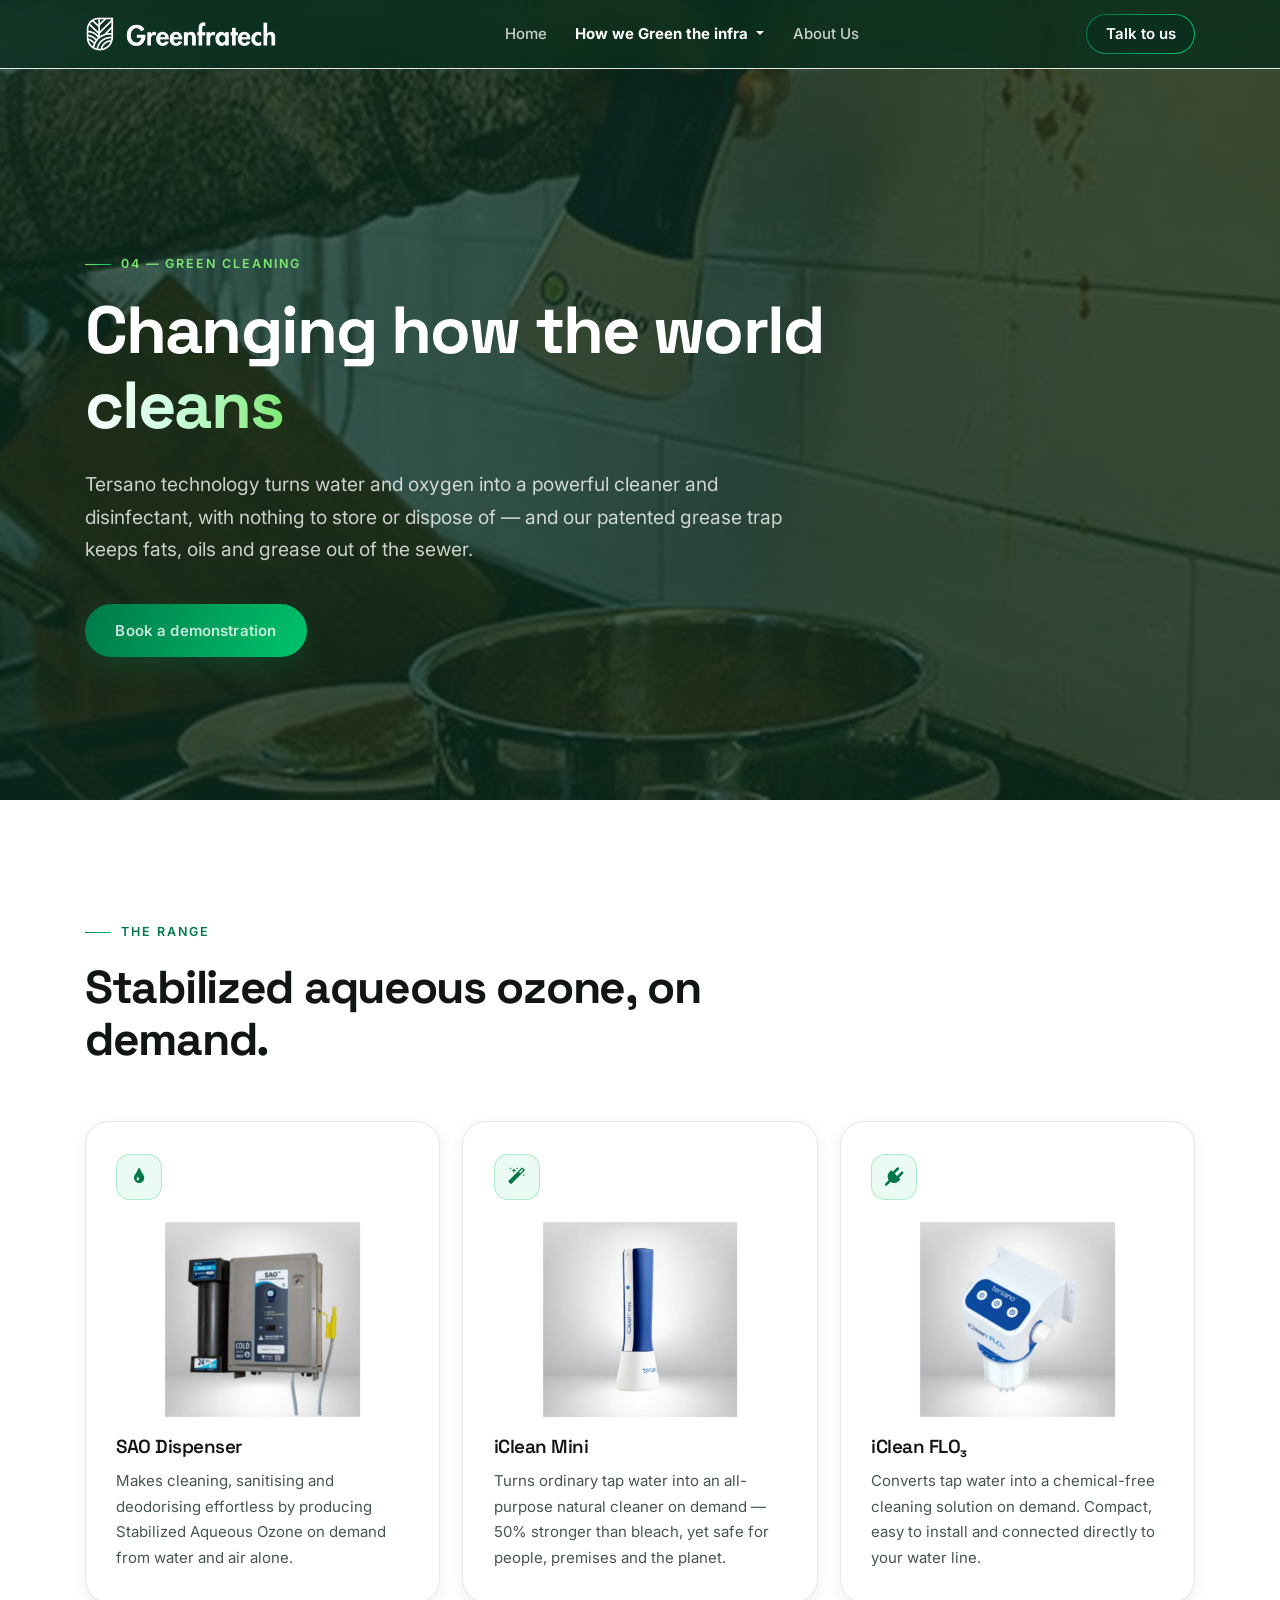
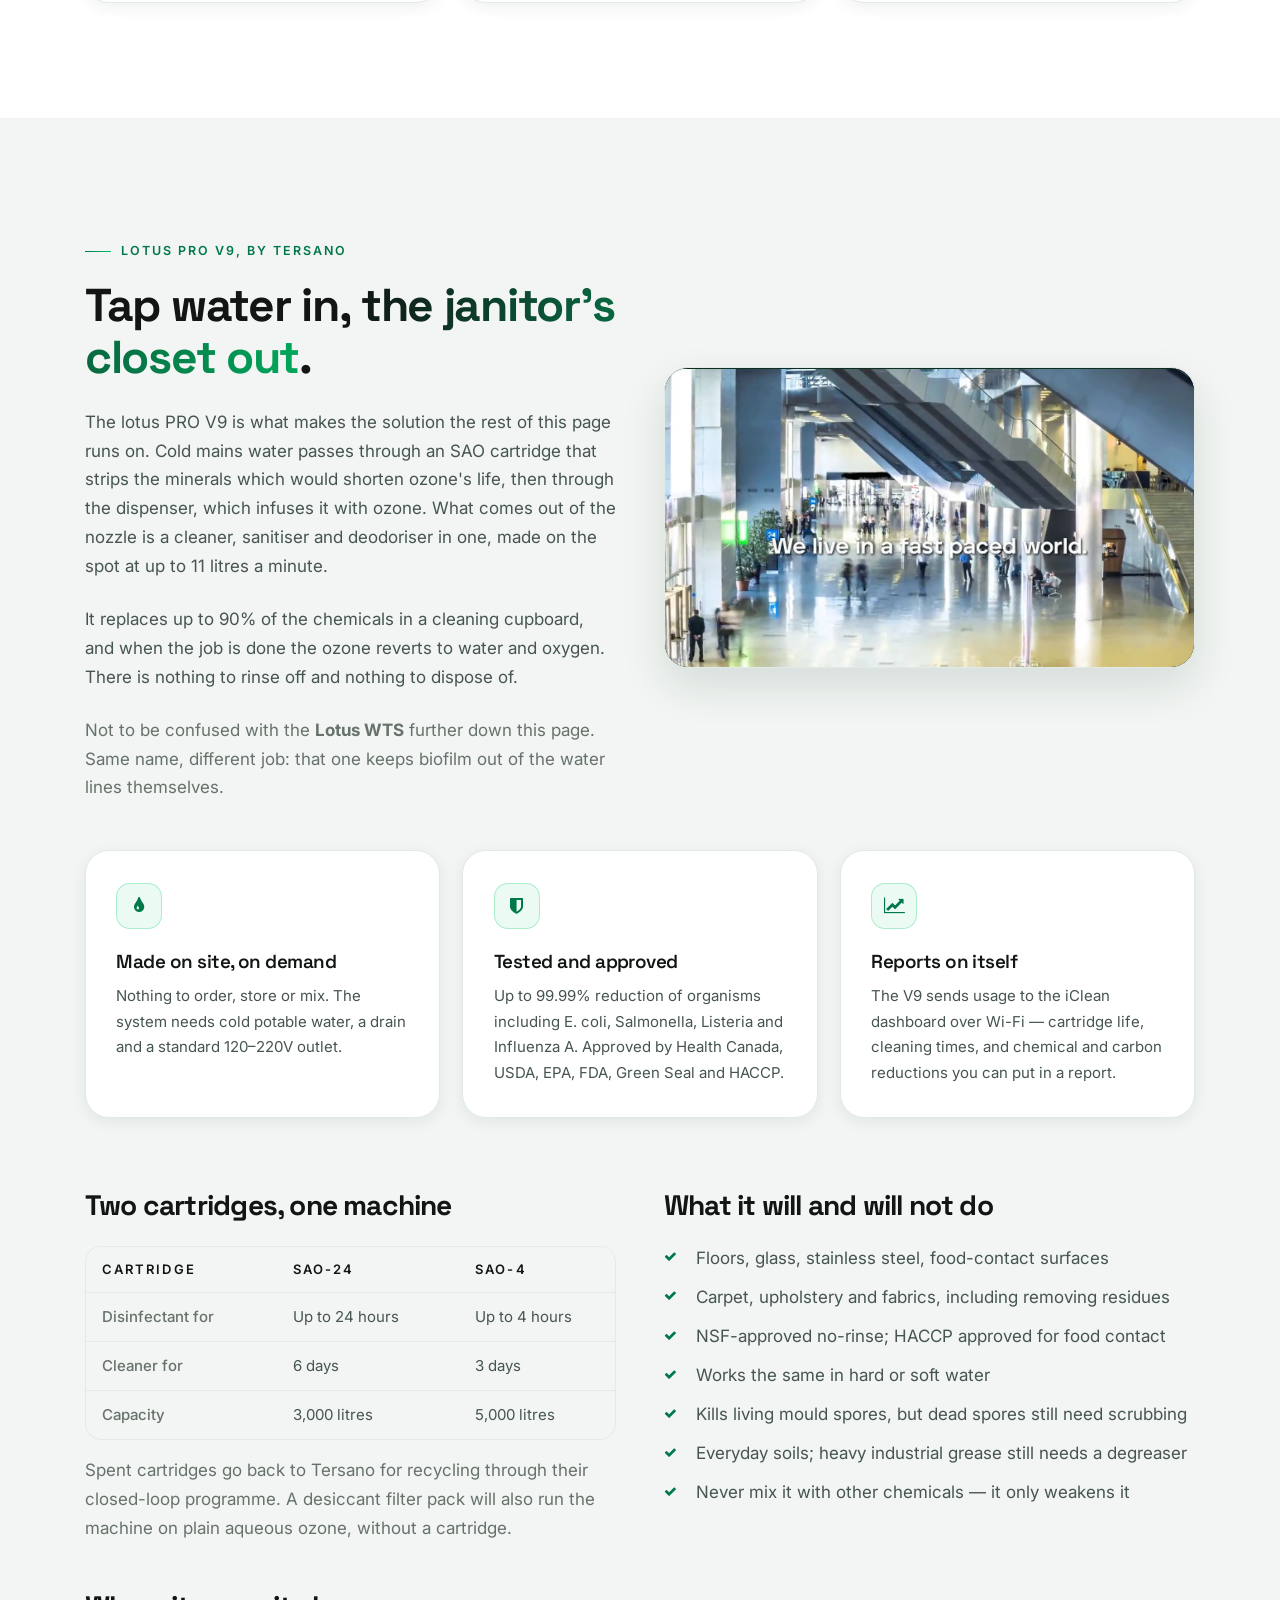
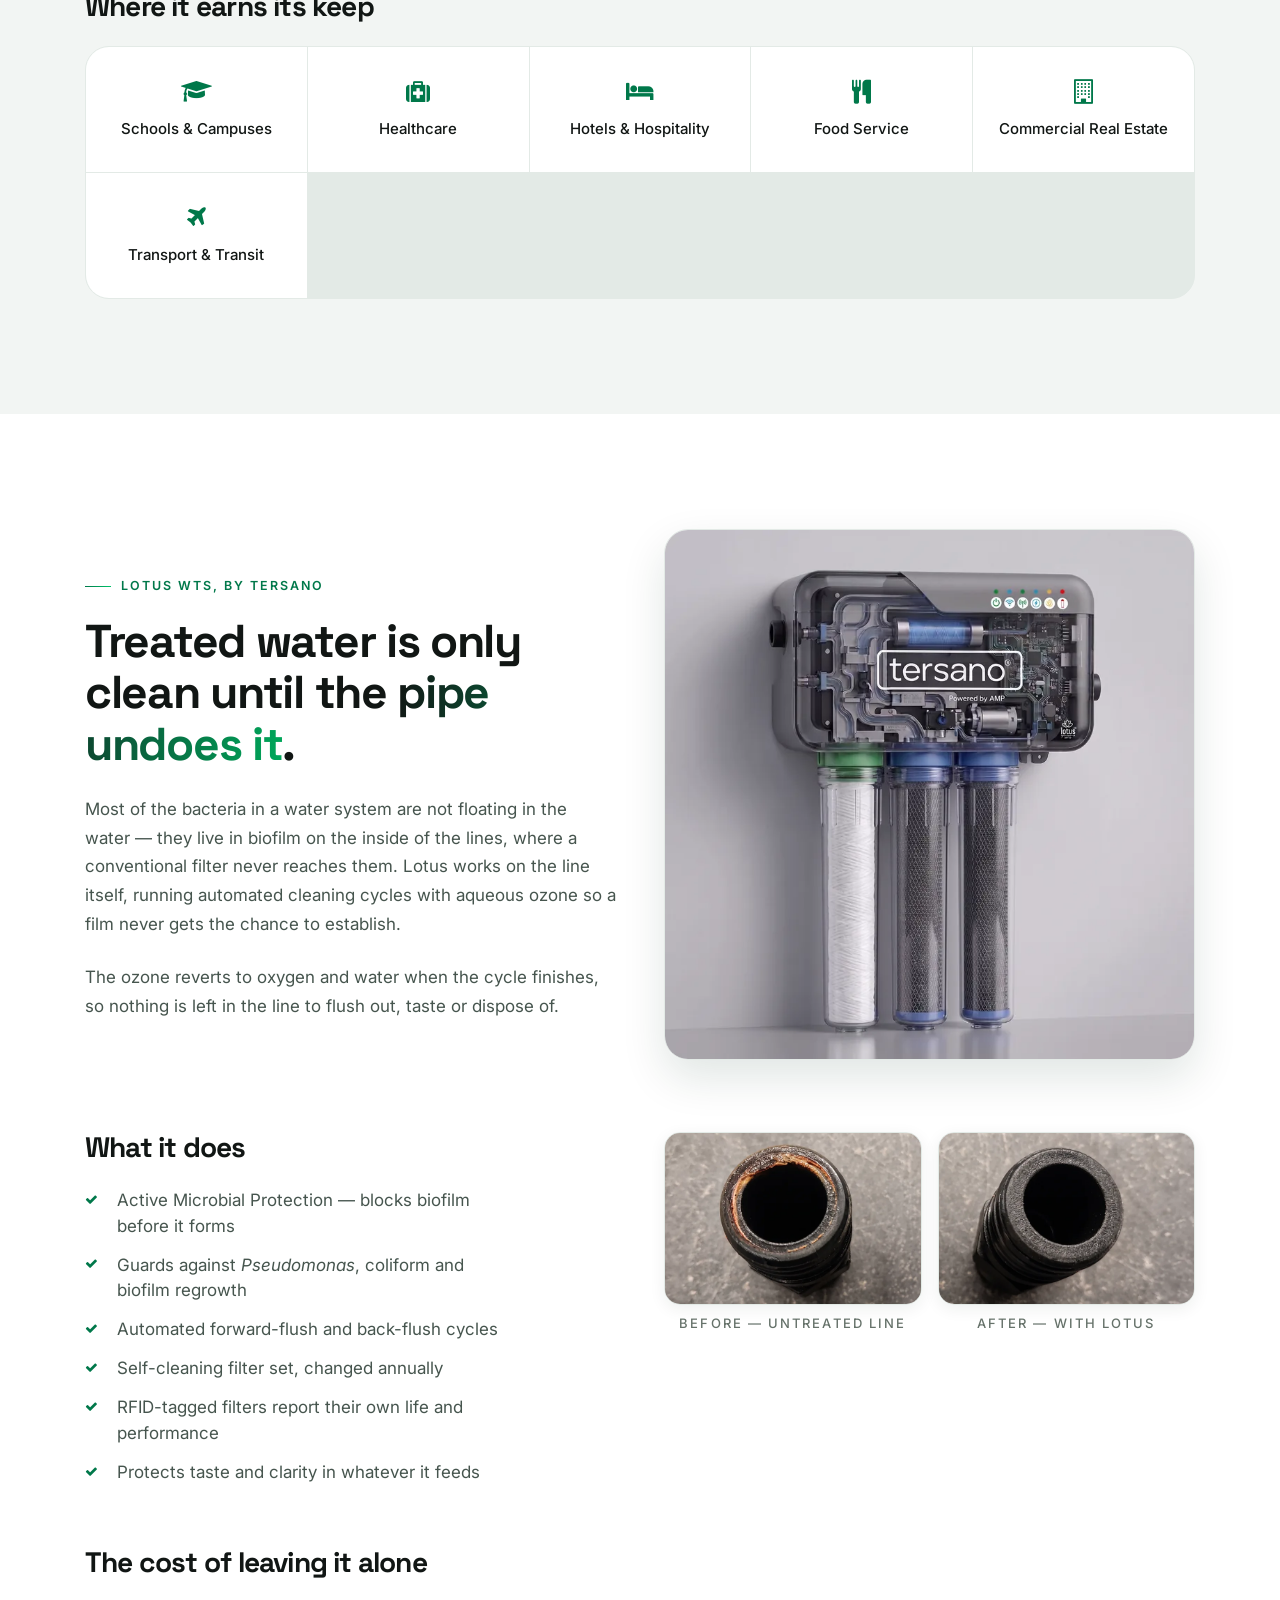
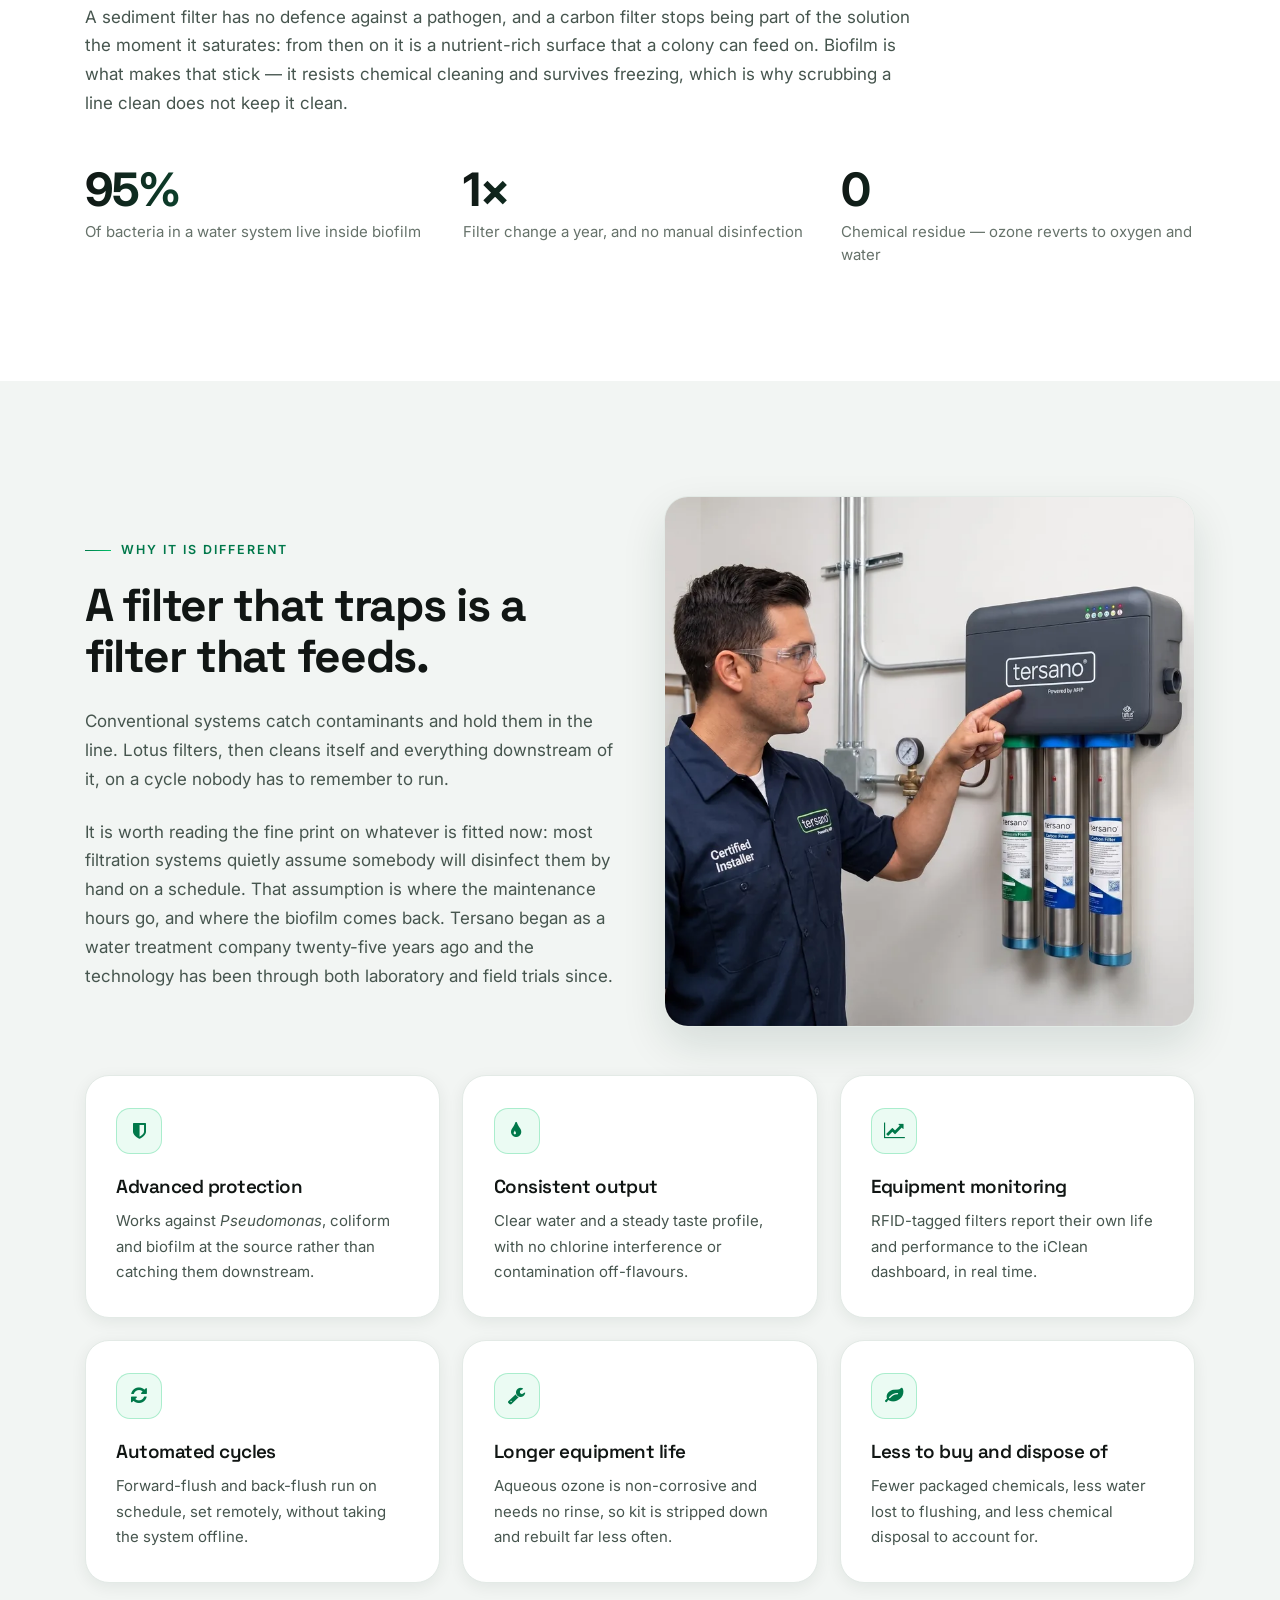
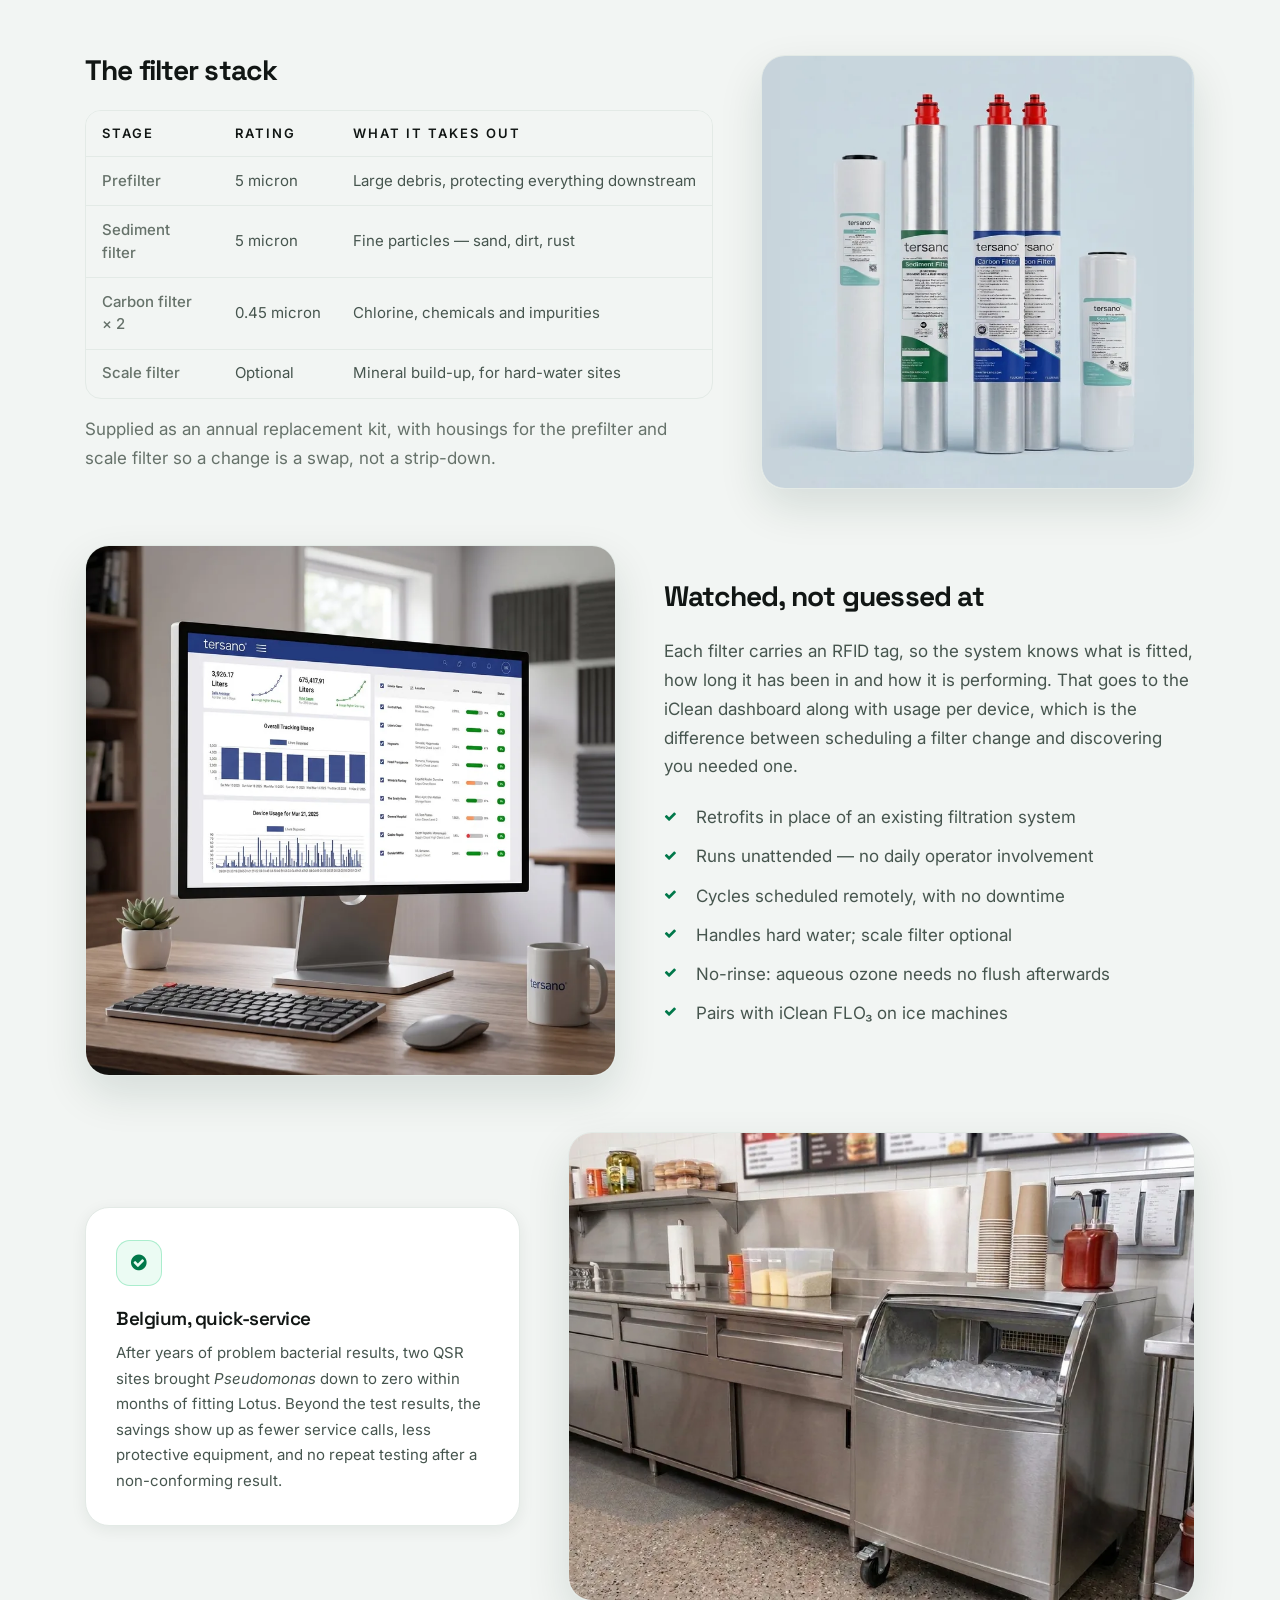
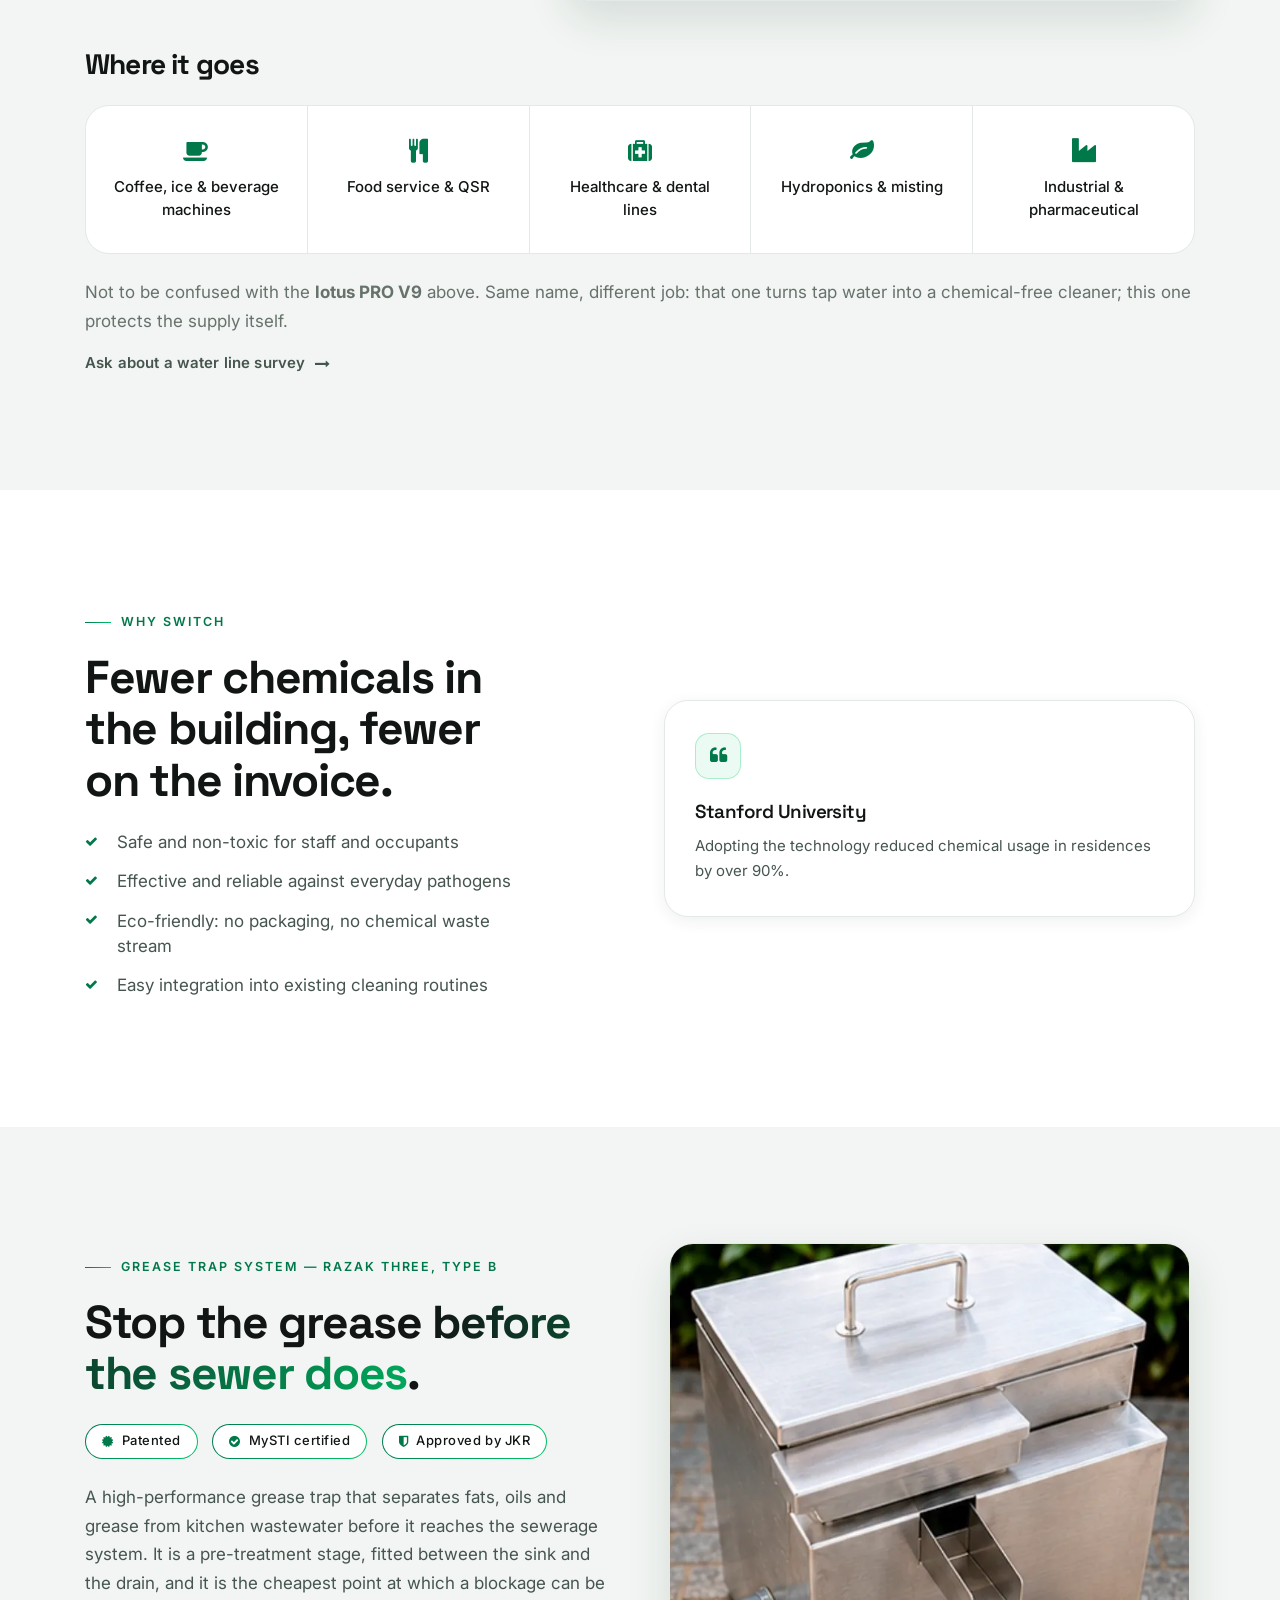
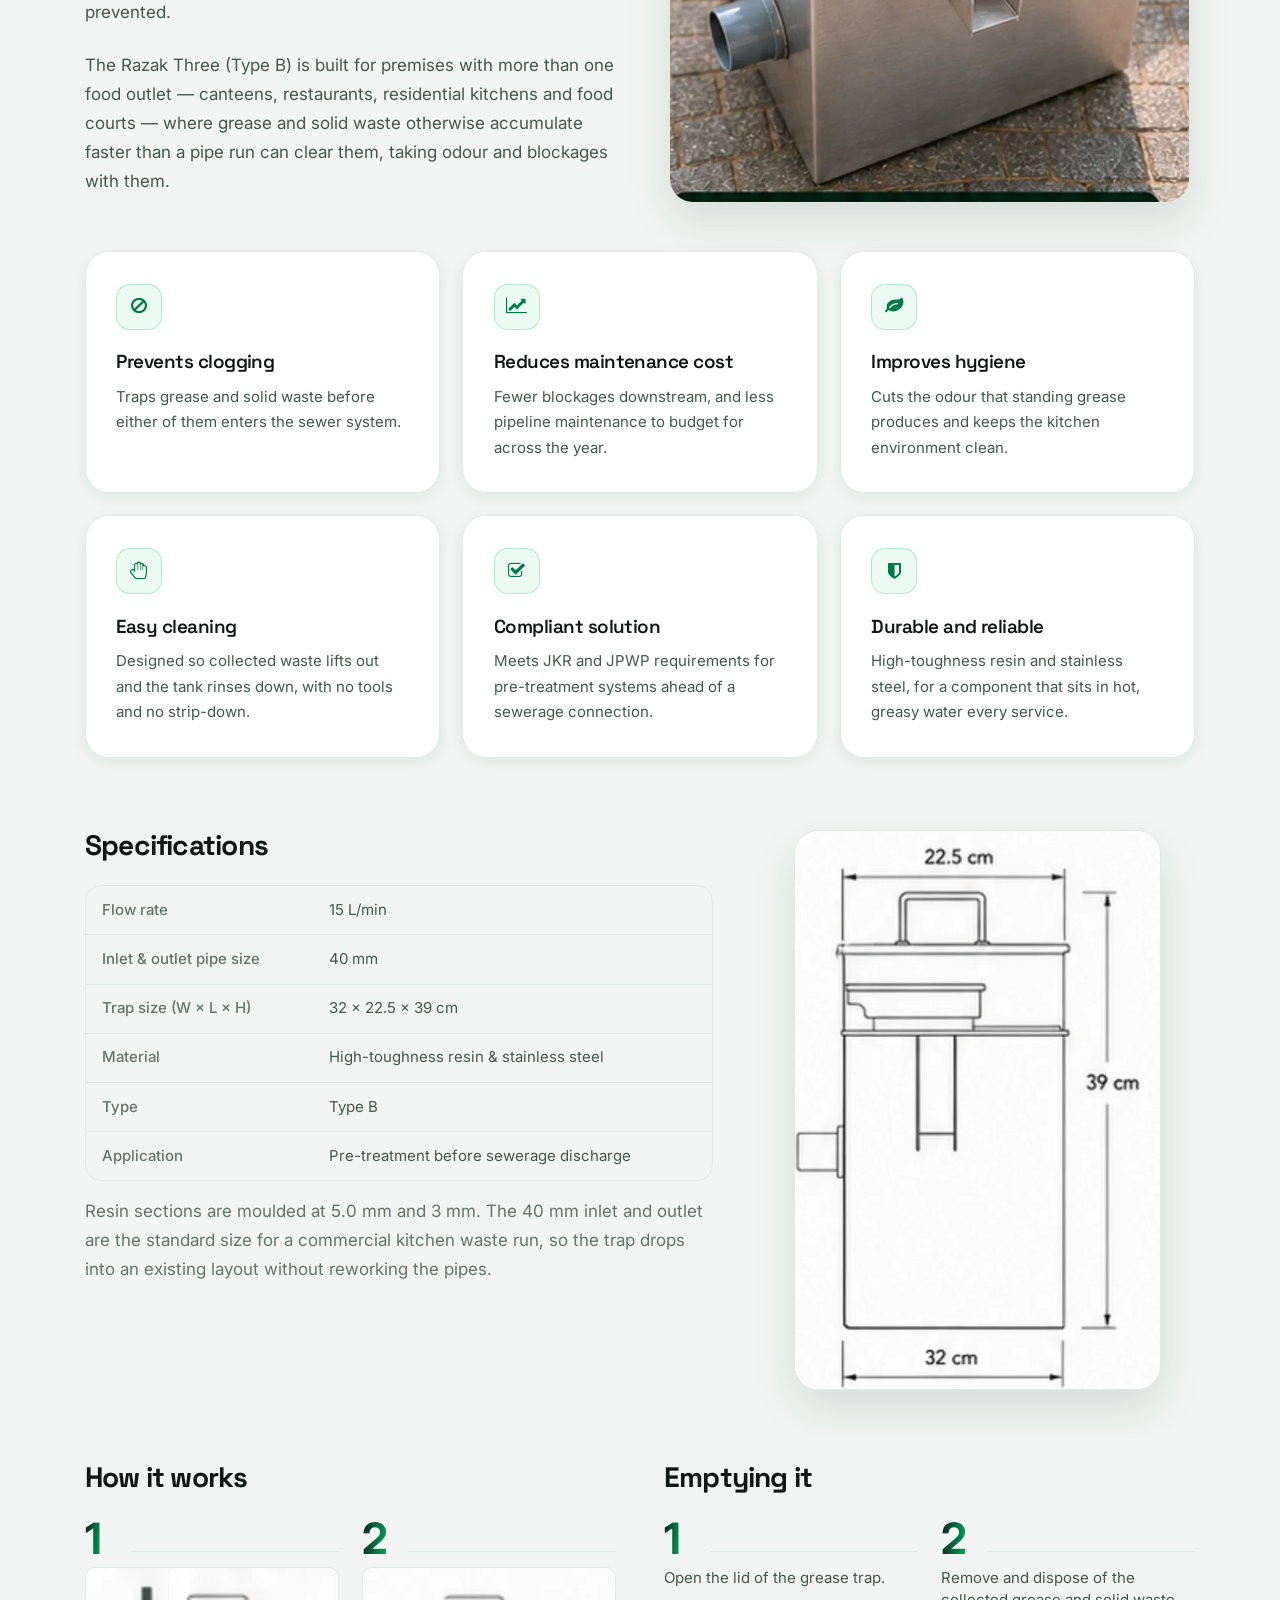
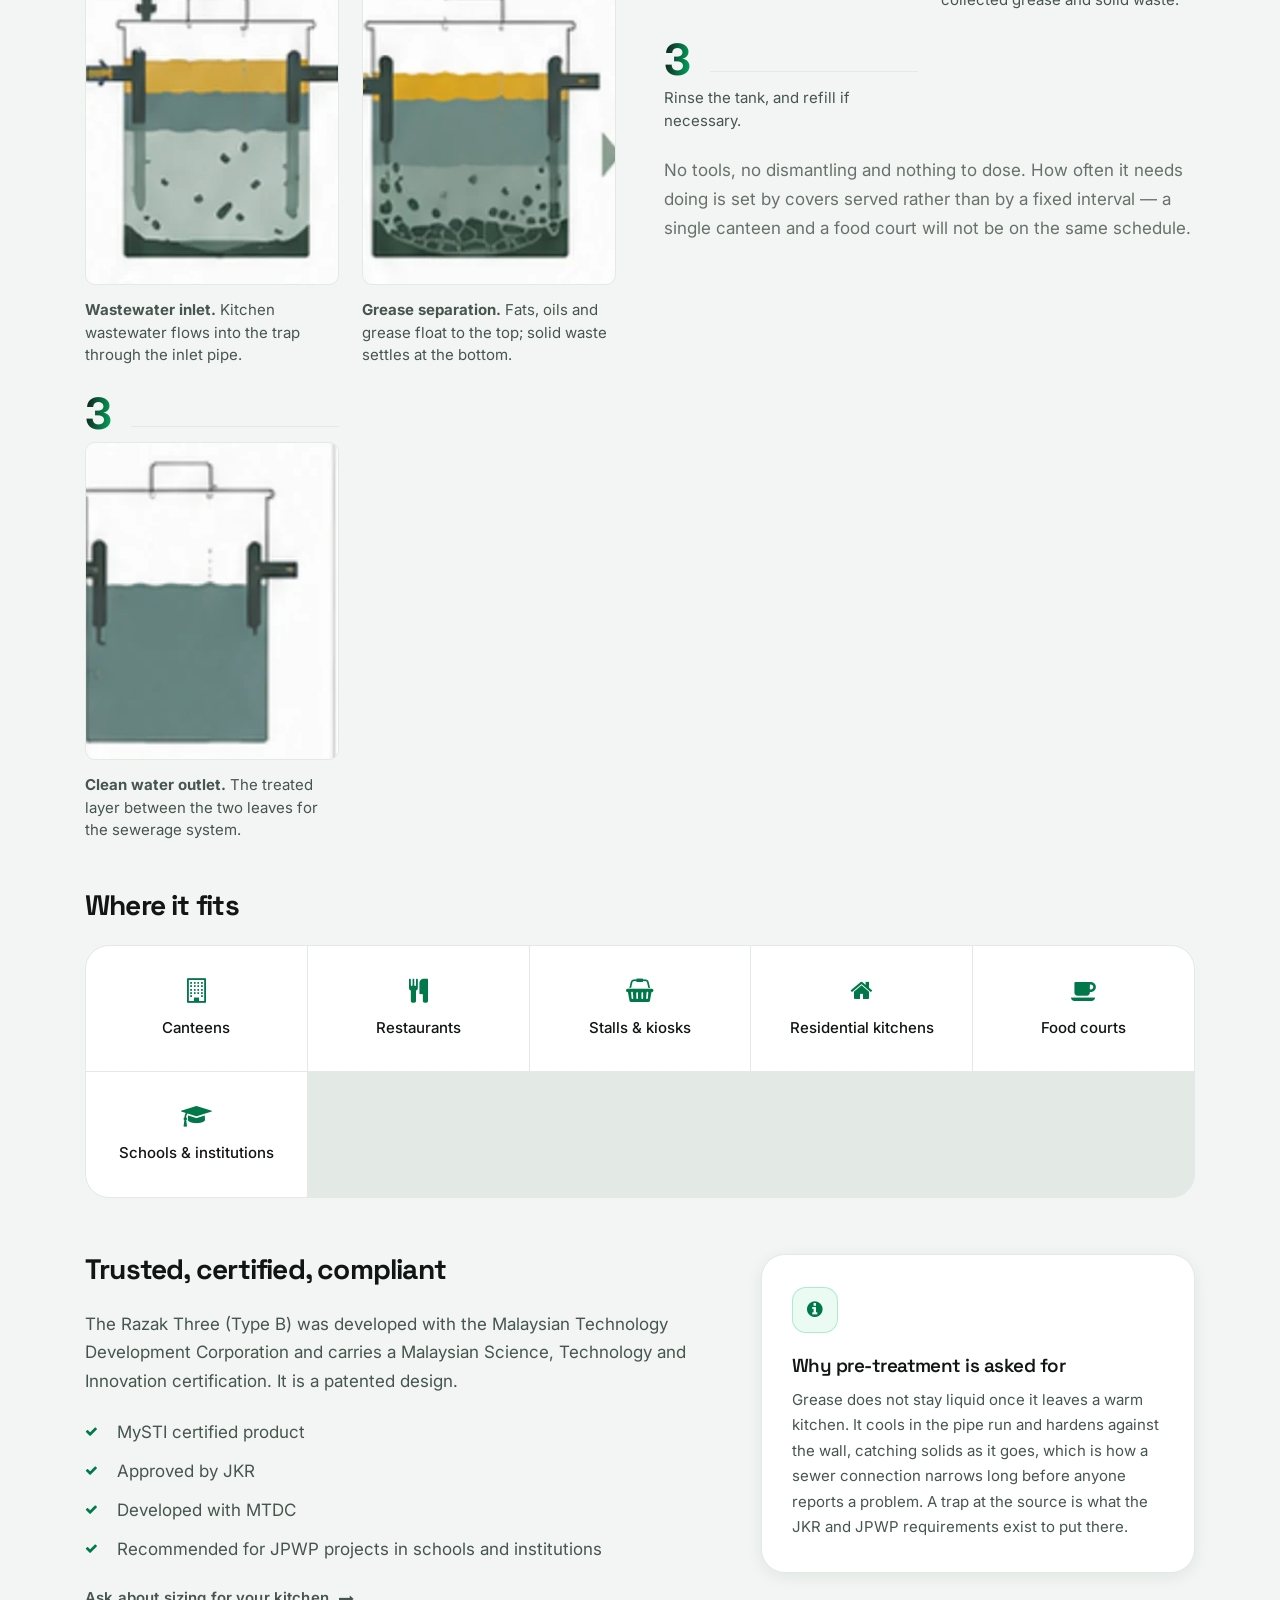
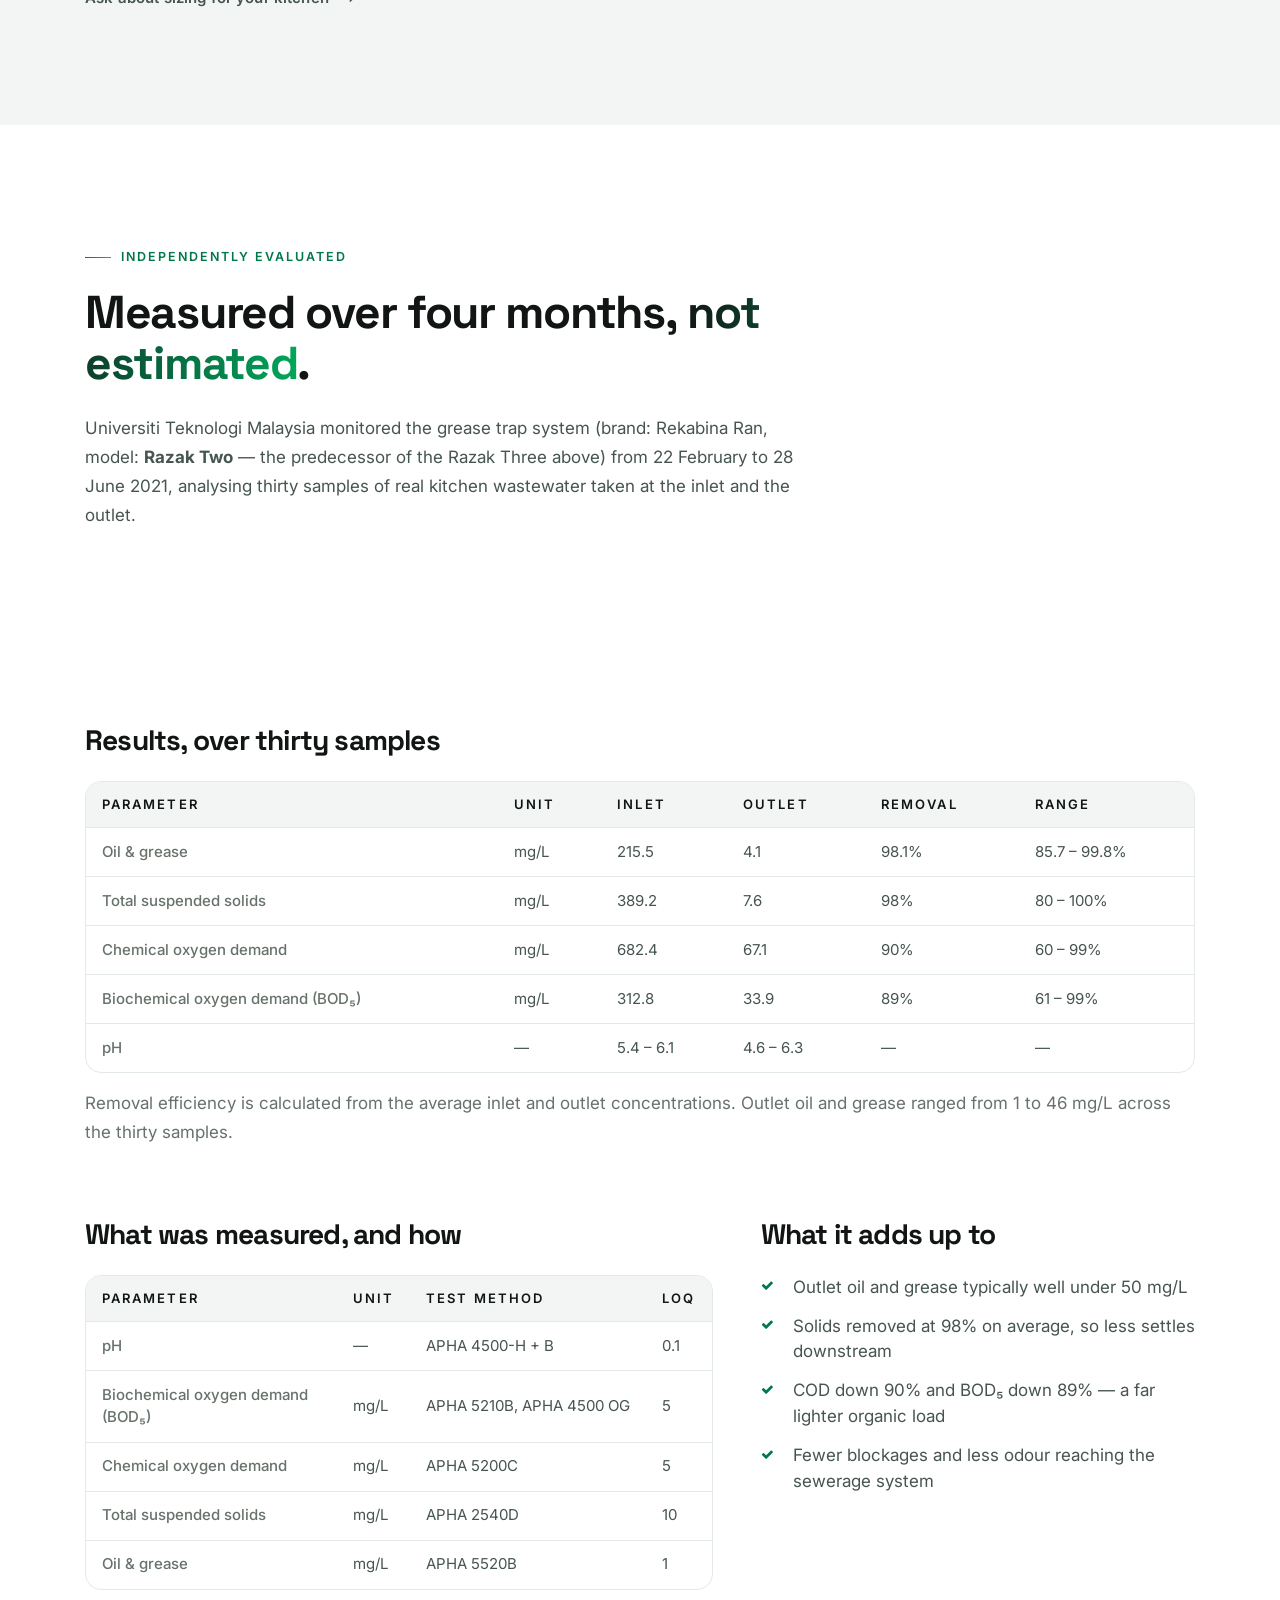
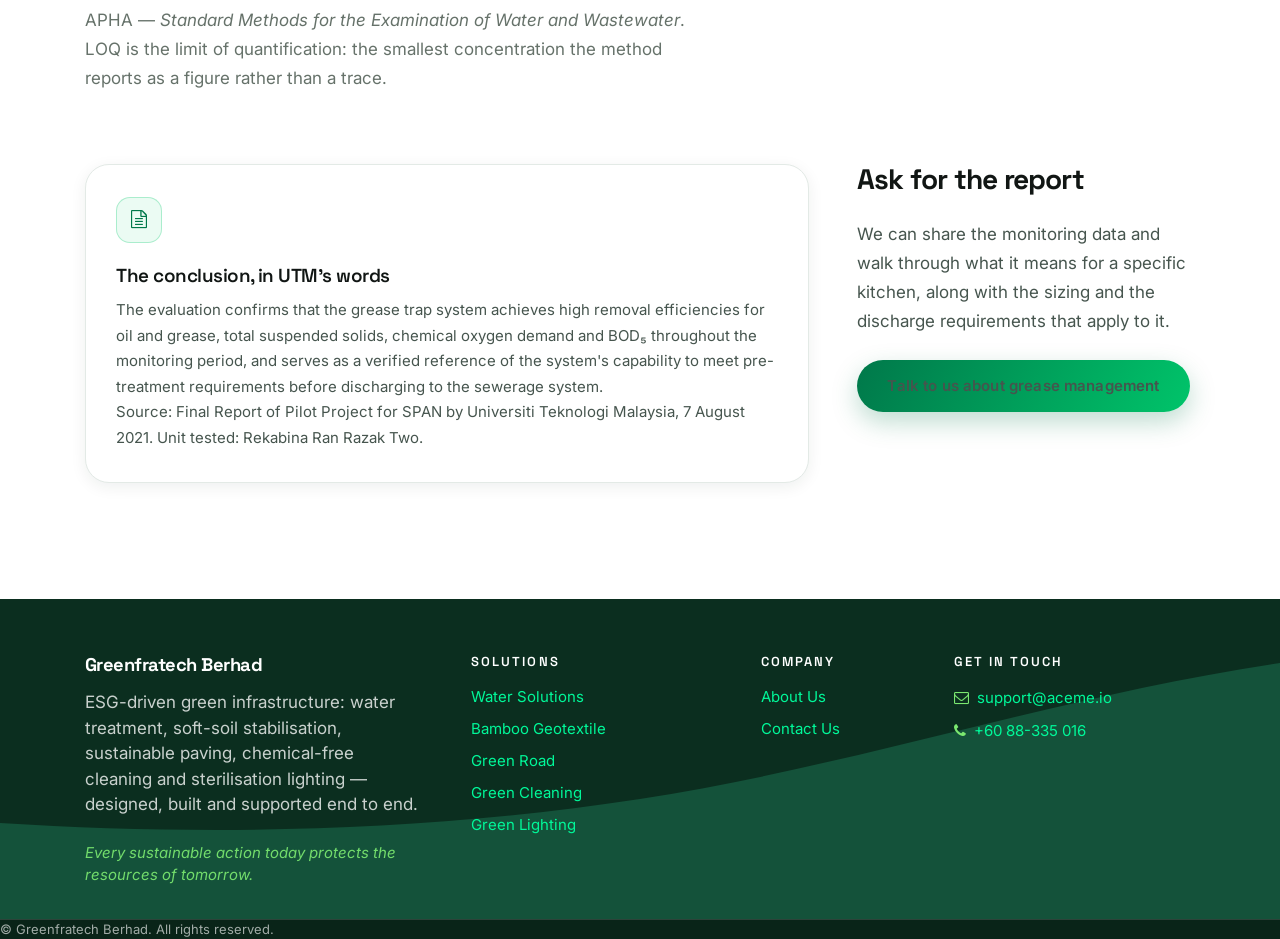
<file: green-cleaning/index.html>
<!DOCTYPE html>
<html data-main-object="website.page(13,)" data-website-id="1" dir="ltr" lang="en-US">
<head>
<meta charset="utf-8"/>
<meta content="IE=edge" http-equiv="X-UA-Compatible"/>
<meta content="width=device-width, initial-scale=1" name="viewport"/>

<meta content="website" property="og:type"/>
<meta content="Green Cleaning | Greenfratech Berhad" property="og:title"/>
<meta content="Greenfratech Berhad" property="og:site_name"/>


<meta content="summary_large_image" name="twitter:card"/>
<meta content="Green Cleaning | Greenfratech Berhad" name="twitter:title"/>

<meta content="@Odoo" name="twitter:site"/>

<link crossorigin="" href="https://fonts.gstatic.com/" rel="preconnect"/>
<link href="/assets/img/apple-touch-icon.png" rel="apple-touch-icon" sizes="180x180"/>
<title>Green Cleaning | Greenfratech Berhad</title>
<link href="/assets/img/favicon.ico" rel="icon" sizes="any"/><link href="/assets/img/favicon-32.png" rel="icon" type="image/png" sizes="32x32"/>
<link as="font" crossorigin="" href="/assets/fonts/fontawesome-webfont.woff2?v=4.7.0" rel="preload"/>





<link href="/assets/css/site.css" rel="stylesheet"/><script defer="defer" src="/assets/js/site.js"></script><meta content="Tersano technology turns water and oxygen into a powerful cleaner and disinfectant, with nothing to store or dispose of — and our patented grease trap…" name="description"/></head>
<body>
<div class="o_header_overlay" id="wrapwrap">
<a class="o_skip_to_content btn btn-primary rounded-0 visually-hidden-focusable position-absolute start-0" href="#wrap">Skip to Content</a>
<header class="o_header_fixed" data-anchor="true" data-extra-items-toggle-aria-label="Extra items button" data-name="Header" id="top" style=" ">
<nav aria-label="Main" class="navbar navbar-expand-lg navbar-light o_colored_level o_cc gft-navbar d-none d-lg-block" data-name="Navbar">
<div class="o_main_nav container" id="o_main_nav">
<a class="navbar-brand logo me-4 gft-brand" data-name="Navbar Logo" href="/">
<span aria-label="Logo of Greenfratech Berhad" role="img" title="Greenfratech Berhad"><img alt="Greenfratech Berhad" class="img img-fluid" height="40" loading="lazy" src="/assets/img/logo.png" width="95"/></span>
</a>
<ul class="nav navbar-nav top_menu mx-auto gft-nav" id="top_menu" role="menu">
<li class="nav-item" role="presentation">
<a class="nav-link" href="/" role="menuitem">
<span>Home</span>
</a>
</li>
<li class="nav-item dropdown" role="presentation">
<a class="nav-link dropdown-toggle active" data-bs-toggle="dropdown" href="#" role="menuitem">
<span>How we Green the infra</span>
</a><ul class="dropdown-menu" role="menu">
<li class="" role="presentation">
<a class="dropdown-item" href="/water-treatment" role="menuitem">
<span>Water Solutions</span>
</a>
</li>
<li class="" role="presentation">
<a class="dropdown-item" href="/bamboo-geotextile" role="menuitem">
<span>Bamboo Geotextile</span>
</a>
</li>
<li class="" role="presentation">
<a class="dropdown-item" href="/fiber-mastic-asphalt" role="menuitem">
<span>Green Road</span>
</a>
</li>
<li class="" role="presentation">
<a class="dropdown-item active" href="/green-cleaning" role="menuitem">
<span>Green Cleaning</span>
</a>
</li>
<li class="" role="presentation">
<a class="dropdown-item" href="/green-lighting" role="menuitem">
<span>Green Lighting</span>
</a>
</li>
<li class="" role="presentation">
<a class="dropdown-item" href="/asset-power-monitoring" role="menuitem">
<span>Infra AI</span>
</a>
</li>
</ul>
</li>
<li class="nav-item" role="presentation">
<a class="nav-link" href="/about-us" role="menuitem">
<span>About Us</span>
</a>
</li>
</ul>
<ul class="navbar-nav align-items-center gap-2 flex-shrink-0 justify-content-end ps-3">

<li class="nav-item ms-2">
<a class="gft-cta-nav nav-link" href="/contactus">
                                Talk to us
                            </a>
</li>
</ul>
</div>
</nav>
<nav aria-label="Mobile" class="navbar navbar-light o_colored_level o_cc o_header_mobile d-block d-lg-none shadow-sm" data-name="Navbar">
<div class="o_main_nav container flex-wrap justify-content-between">
<a class="navbar-brand logo" data-name="Navbar Logo" href="/">
<span aria-label="Logo of Greenfratech Berhad" role="img" title="Greenfratech Berhad"><img alt="Greenfratech Berhad" class="img img-fluid" height="40" loading="lazy" src="/assets/img/logo.png" width="95"/></span>
</a>
<ul class="o_header_mobile_buttons_wrap navbar-nav flex-row align-items-center gap-2 mb-0">
<li>
<button aria-controls="top_menu_collapse_mobile" aria-expanded="false" aria-label="Toggle navigation" class="nav-link btn me-auto p-2" data-bs-target="#top_menu_collapse_mobile" data-bs-toggle="offcanvas" type="button">
<span class="navbar-toggler-icon"></span>
</button>
</li>
</ul>
<div class="offcanvas offcanvas-end o_navbar_mobile" id="top_menu_collapse_mobile">
<div class="offcanvas-header justify-content-end">
<button aria-label="Close" class="nav-link btn-close" data-bs-dismiss="offcanvas" type="button"></button>
</div>
<div class="offcanvas-body d-flex flex-column justify-content-between h-100 w-100">
<ul class="navbar-nav">
<li class="">

</li>
<ul class="nav navbar-nav top_menu" role="menu">
<li class="nav-item" role="presentation">
<a class="nav-link" href="/" role="menuitem">
<span>Home</span>
</a>
</li>
<li class="nav-item dropdown" role="presentation">
<a class="nav-link dropdown-toggle active d-flex justify-content-between align-items-center" data-bs-toggle="dropdown" href="#" role="menuitem">
<span>How we Green the infra</span>
</a><ul class="dropdown-menu position-relative rounded-0 o_dropdown_without_offset" role="menu">
<li class="" role="presentation">
<a class="dropdown-item" href="/water-treatment" role="menuitem">
<span>Water Solutions</span>
</a>
</li>
<li class="" role="presentation">
<a class="dropdown-item" href="/bamboo-geotextile" role="menuitem">
<span>Bamboo Geotextile</span>
</a>
</li>
<li class="" role="presentation">
<a class="dropdown-item" href="/fiber-mastic-asphalt" role="menuitem">
<span>Green Road</span>
</a>
</li>
<li class="" role="presentation">
<a class="dropdown-item active" href="/green-cleaning" role="menuitem">
<span>Green Cleaning</span>
</a>
</li>
<li class="" role="presentation">
<a class="dropdown-item" href="/green-lighting" role="menuitem">
<span>Green Lighting</span>
</a>
</li>
<li class="" role="presentation">
<a class="dropdown-item" href="/asset-power-monitoring" role="menuitem">
<span>Infra AI</span>
</a>
</li>
</ul>
</li>
<li class="nav-item" role="presentation">
<a class="nav-link" href="/about-us" role="menuitem">
<span>About Us</span>
</a>
</li>
</ul>
<li class="">
<div class="s_text_block mt-2 border-top pt-2 o_border_contrast" data-name="Text">
<a class="nav-link o_nav-link_secondary p-2" href="tel:+6088335016">+60 88-335 016</a>
</div>
</li>
</ul>
<ul class="navbar-nav gap-2 mt-3 w-100">

<li class="">
<div>
<section class="s_text_block" data-name="Text">
<div class="container">
<a class="btn btn-primary btn_cta w-100" href="/contactus">Contact Us</a>
</div>
</section>
</div>
</li>
</ul>
</div>
</div>
</div>
</nav>
</header>
<main>
<div class="gft-page gft-page--solution" id="wrap">
<section class="gft-hero gft-hero--page gft-on-green gft-hero--photo" data-name="Hero" style="--gft-hero-img: url('/assets/img/heroes/green-cleaning.webp');">
<div class="gft-glow gft-glow--tl"></div>
<div class="gft-grid"></div>
<div class="container gft-hero__inner">
<div class="row">
<div class="col-lg-9">
<span class="gft-eyebrow">04 — Green Cleaning</span>
<h1 class="gft-hero__title">
                                    Changing how the world <span class="gft-grad-text">cleans</span>
</h1>
<p class="gft-hero__lead">
                                    Tersano technology turns water and oxygen into a powerful cleaner
                                    and disinfectant, with nothing to store or dispose of — and our
                                    patented grease trap keeps fats, oils and grease out of the sewer.
                                </p>
<div class="gft-actions">
<a class="gft-btn gft-btn--primary" href="/contactus">Book a demonstration</a>
</div>
</div>
</div>
</div>
</section>
<section class="gft-section" data-name="Products">
<div class="container">
<div class="row mb-5">
<div class="col-lg-7 gft-reveal">
<span class="gft-eyebrow">The range</span>
<h2 class="gft-h2">Stabilized aqueous ozone, on demand.</h2>
</div>
</div>
<div class="gft-grid-3">
<div class="gft-tilt gft-reveal">
<div class="gft-card">
<span class="gft-card__icon"><i class="fa fa-tint"></i></span>
<span class="gft-card__shot">
<img alt="SAO Dispenser" loading="lazy" src="/assets/img/products/sao-dispenser.webp"/>
</span>
<h3 class="gft-card__title">SAO Dispenser</h3>
<p class="gft-card__text">
                                        Makes cleaning, sanitising and deodorising effortless by
                                        producing Stabilized Aqueous Ozone on demand from water and
                                        air alone.
                                    </p>
</div>
</div>
<div class="gft-tilt gft-reveal gft-reveal--d1">
<div class="gft-card">
<span class="gft-card__icon"><i class="fa fa-magic"></i></span>
<span class="gft-card__shot">
<img alt="iClean Mini" loading="lazy" src="/assets/img/products/iclean-mini.webp"/>
</span>
<h3 class="gft-card__title">iClean Mini</h3>
<p class="gft-card__text">
                                        Turns ordinary tap water into an all-purpose natural cleaner
                                        on demand — 50% stronger than bleach, yet safe for people,
                                        premises and the planet.
                                    </p>
</div>
</div>
<div class="gft-tilt gft-reveal gft-reveal--d2">
<div class="gft-card">
<span class="gft-card__icon"><i class="fa fa-plug"></i></span>
<span class="gft-card__shot">
<img alt="iClean FLO₃" loading="lazy" src="/assets/img/products/iclean-flo3.webp"/>
</span>
<h3 class="gft-card__title">iClean FLO₃</h3>
<p class="gft-card__text">
                                        Converts tap water into a chemical-free cleaning solution on
                                        demand. Compact, easy to install and connected directly to
                                        your water line.
                                    </p>
</div>
</div>
</div>
</div>
</section>
<section class="gft-section gft-section--alt" data-name="Lotus PRO">
<div class="container">
<div class="row g-5 align-items-center mb-5">
<div class="col-lg-6 gft-reveal">
<span class="gft-eyebrow">lotus PRO V9, by Tersano</span>
<h2 class="gft-h2 mb-4">
                                    Tap water in, <span class="gft-grad-text">the janitor's closet out</span>.
                                </h2>
<p class="mb-4">
                                    The lotus PRO V9 is what makes the solution the rest of this page
                                    runs on. Cold mains water passes through an SAO cartridge that
                                    strips the minerals which would shorten ozone's life, then through
                                    the dispenser, which infuses it with ozone. What comes out of the
                                    nozzle is a cleaner, sanitiser and deodoriser in one, made on the
                                    spot at up to 11 litres a minute.
                                </p>
<p class="mb-0">
                                    It replaces up to 90% of the chemicals in a cleaning cupboard, and
                                    when the job is done the ozone reverts to water and oxygen. There
                                    is nothing to rinse off and nothing to dispose of.
                                </p>
<p class="gft-muted mt-4 mb-0">
                                    Not to be confused with the <strong>Lotus WTS</strong> further down
                                    this page. Same name, different job: that one keeps biofilm out of
                                    the water lines themselves.
                                </p>
</div>
<div class="col-lg-6 gft-reveal gft-reveal--d1">
<video autoplay="autoplay" class="gft-video" loop="loop" muted="muted" playsinline="playsinline" poster="/assets/video/lotus-pro-v9-poster.webp" preload="metadata">
<source src="/assets/video/lotus-pro-v9.mp4" type="video/mp4"/>
                                    Your browser cannot play this video.
                                </video>
</div>
</div>
<div class="gft-grid-3">
<div class="gft-tilt gft-reveal">
<div class="gft-card">
<span class="gft-card__icon"><i class="fa fa-tint"></i></span>
<h3 class="gft-card__title">Made on site, on demand</h3>
<p class="gft-card__text">
                                        Nothing to order, store or mix. The system needs cold potable
                                        water, a drain and a standard 120–220V outlet.
                                    </p>
</div>
</div>
<div class="gft-tilt gft-reveal gft-reveal--d1">
<div class="gft-card">
<span class="gft-card__icon"><i class="fa fa-shield"></i></span>
<h3 class="gft-card__title">Tested and approved</h3>
<p class="gft-card__text">
                                        Up to 99.99% reduction of organisms including E. coli,
                                        Salmonella, Listeria and Influenza A. Approved by Health
                                        Canada, USDA, EPA, FDA, Green Seal and HACCP.
                                    </p>
</div>
</div>
<div class="gft-tilt gft-reveal gft-reveal--d2">
<div class="gft-card">
<span class="gft-card__icon"><i class="fa fa-line-chart"></i></span>
<h3 class="gft-card__title">Reports on itself</h3>
<p class="gft-card__text">
                                        The V9 sends usage to the iClean dashboard over Wi-Fi — cartridge
                                        life, cleaning times, and chemical and carbon reductions you can
                                        put in a report.
                                    </p>
</div>
</div>
</div>
<div class="row g-5 mt-4">
<div class="col-lg-6 gft-reveal">
<h3 class="gft-h3 mb-4">Two cartridges, one machine</h3>
<div class="gft-table-wrap">
<table class="gft-table">
<thead>
<tr>
<th scope="col">Cartridge</th>
<th scope="col">SAO-24</th>
<th scope="col">SAO-4</th>
</tr>
</thead>
<tbody>
<tr>
<th scope="row">Disinfectant for</th>
<td>Up to 24 hours</td><td>Up to 4 hours</td>
</tr>
<tr>
<th scope="row">Cleaner for</th>
<td>6 days</td><td>3 days</td>
</tr>
<tr>
<th scope="row">Capacity</th>
<td>3,000 litres</td><td>5,000 litres</td>
</tr>
</tbody>
</table>
</div>
<p class="gft-muted mt-3 mb-0">
                                    Spent cartridges go back to Tersano for recycling through their
                                    closed-loop programme. A desiccant filter pack will also run the
                                    machine on plain aqueous ozone, without a cartridge.
                                </p>
</div>
<div class="col-lg-6 gft-reveal gft-reveal--d1">
<h3 class="gft-h3 mb-4">What it will and will not do</h3>
<ul class="gft-checks">
<li>Floors, glass, stainless steel, food-contact surfaces</li>
<li>Carpet, upholstery and fabrics, including removing residues</li>
<li>NSF-approved no-rinse; HACCP approved for food contact</li>
<li>Works the same in hard or soft water</li>
<li>Kills living mould spores, but dead spores still need scrubbing</li>
<li>Everyday soils; heavy industrial grease still needs a degreaser</li>
<li>Never mix it with other chemicals — it only weakens it</li>
</ul>
</div>
</div>
<h3 class="gft-h3 mt-5 mb-4 gft-reveal">Where it earns its keep</h3>
<div class="gft-sectors gft-reveal gft-reveal--d1">
<div class="gft-sectors__item"><i class="fa fa-graduation-cap"></i><span>Schools &amp; Campuses</span></div>
<div class="gft-sectors__item"><i class="fa fa-medkit"></i><span>Healthcare</span></div>
<div class="gft-sectors__item"><i class="fa fa-bed"></i><span>Hotels &amp; Hospitality</span></div>
<div class="gft-sectors__item"><i class="fa fa-cutlery"></i><span>Food Service</span></div>
<div class="gft-sectors__item"><i class="fa fa-building-o"></i><span>Commercial Real Estate</span></div>
<div class="gft-sectors__item"><i class="fa fa-plane"></i><span>Transport &amp; Transit</span></div>
</div>
</div>
</section>
<section class="gft-section" data-name="Lotus">
<div class="container">
<div class="row g-5 align-items-center">
<div class="col-lg-6 gft-reveal">
<span class="gft-eyebrow">Lotus WTS, by Tersano</span>
<h2 class="gft-h2 mb-4">
                                    Treated water is only clean until the
                                    <span class="gft-grad-text">pipe undoes it</span>.
                                </h2>
<p class="mb-4">
                                    Most of the bacteria in a water system are not floating in the
                                    water — they live in biofilm on the inside of the lines, where a
                                    conventional filter never reaches them. Lotus works on the line
                                    itself, running automated cleaning cycles with aqueous ozone so a
                                    film never gets the chance to establish.
                                </p>
<p class="mb-0">
                                    The ozone reverts to oxygen and water when the cycle finishes, so
                                    nothing is left in the line to flush out, taste or dispose of.
                                </p>
</div>
<div class="col-lg-6 gft-reveal gft-reveal--d1">
<img alt="Cutaway of the Lotus wall unit showing its three filter cartridges" class="gft-figure" loading="lazy" src="/assets/img/products/lotus.webp"/>
</div>
</div>
<div class="row g-5 mt-4">
<div class="col-lg-5 gft-reveal">
<h3 class="gft-h3 mb-4">What it does</h3>
<ul class="gft-checks">
<li>Active Microbial Protection — blocks biofilm before it forms</li>
<li>Guards against <i>Pseudomonas</i>, coliform and biofilm regrowth</li>
<li>Automated forward-flush and back-flush cycles</li>
<li>Self-cleaning filter set, changed annually</li>
<li>RFID-tagged filters report their own life and performance</li>
<li>Protects taste and clarity in whatever it feeds</li>
</ul>
</div>
<div class="col-lg-6 offset-lg-1 gft-reveal gft-reveal--d1">
<div class="gft-figures">
<figure>
<img alt="Inside of an untreated water line, fouled with biofilm and scale" loading="lazy" src="/assets/img/products/lotus-line-before.webp"/>
<figcaption>Before — untreated line</figcaption>
</figure>
<figure>
<img alt="Inside of the same water line after Lotus treatment, clean to the wall" loading="lazy" src="/assets/img/products/lotus-line-after.webp"/>
<figcaption>After — with Lotus</figcaption>
</figure>
</div>
</div>
</div>
<div class="row mt-5">
<div class="col-lg-9 gft-reveal">
<h3 class="gft-h3 mb-4">The cost of leaving it alone</h3>
<p class="mb-0">
                                    A sediment filter has no defence against a pathogen, and a carbon
                                    filter stops being part of the solution the moment it saturates:
                                    from then on it is a nutrient-rich surface that a colony can feed
                                    on. Biofilm is what makes that stick — it resists chemical cleaning
                                    and survives freezing, which is why scrubbing a line clean does not
                                    keep it clean.
                                </p>
</div>
</div>
<div class="gft-stats mt-5 gft-reveal gft-reveal--d1">
<div class="gft-stat">
<span class="gft-stat__value">95%</span>
<span class="gft-stat__label">Of bacteria in a water system live inside biofilm</span>
</div>
<div class="gft-stat">
<span class="gft-stat__value">1×</span>
<span class="gft-stat__label">Filter change a year, and no manual disinfection</span>
</div>
<div class="gft-stat">
<span class="gft-stat__value">0</span>
<span class="gft-stat__label">Chemical residue — ozone reverts to oxygen and water</span>
</div>
</div>
</div>
</section>
<section class="gft-section gft-section--alt" data-name="Lotus detail">
<div class="container">
<div class="row g-5 align-items-center mb-5">
<div class="col-lg-6 gft-reveal">
<span class="gft-eyebrow">Why it is different</span>
<h2 class="gft-h2 mb-4">A filter that traps is a filter that feeds.</h2>
<p class="mb-4">
                                    Conventional systems catch contaminants and hold them in the line.
                                    Lotus filters, then cleans itself and everything downstream of it,
                                    on a cycle nobody has to remember to run.
                                </p>
<p class="mb-0">
                                    It is worth reading the fine print on whatever is fitted now: most
                                    filtration systems quietly assume somebody will disinfect them by
                                    hand on a schedule. That assumption is where the maintenance hours
                                    go, and where the biofilm comes back. Tersano began as a water
                                    treatment company twenty-five years ago and the technology has been
                                    through both laboratory and field trials since.
                                </p>
</div>
<div class="col-lg-6 gft-reveal gft-reveal--d1">
<img alt="Certified installer beside a wall-mounted Lotus unit and its three filter housings" class="gft-figure" loading="lazy" src="/assets/img/products/lotus-installed.webp"/>
</div>
</div>
<div class="gft-grid-3">
<div class="gft-tilt gft-reveal">
<div class="gft-card">
<span class="gft-card__icon"><i class="fa fa-shield"></i></span>
<h3 class="gft-card__title">Advanced protection</h3>
<p class="gft-card__text">
                                        Works against <i>Pseudomonas</i>, coliform and biofilm at the
                                        source rather than catching them downstream.
                                    </p>
</div>
</div>
<div class="gft-tilt gft-reveal gft-reveal--d1">
<div class="gft-card">
<span class="gft-card__icon"><i class="fa fa-tint"></i></span>
<h3 class="gft-card__title">Consistent output</h3>
<p class="gft-card__text">
                                        Clear water and a steady taste profile, with no chlorine
                                        interference or contamination off-flavours.
                                    </p>
</div>
</div>
<div class="gft-tilt gft-reveal gft-reveal--d2">
<div class="gft-card">
<span class="gft-card__icon"><i class="fa fa-line-chart"></i></span>
<h3 class="gft-card__title">Equipment monitoring</h3>
<p class="gft-card__text">
                                        RFID-tagged filters report their own life and performance to
                                        the iClean dashboard, in real time.
                                    </p>
</div>
</div>
<div class="gft-tilt gft-reveal">
<div class="gft-card">
<span class="gft-card__icon"><i class="fa fa-refresh"></i></span>
<h3 class="gft-card__title">Automated cycles</h3>
<p class="gft-card__text">
                                        Forward-flush and back-flush run on schedule, set remotely,
                                        without taking the system offline.
                                    </p>
</div>
</div>
<div class="gft-tilt gft-reveal gft-reveal--d1">
<div class="gft-card">
<span class="gft-card__icon"><i class="fa fa-wrench"></i></span>
<h3 class="gft-card__title">Longer equipment life</h3>
<p class="gft-card__text">
                                        Aqueous ozone is non-corrosive and needs no rinse, so kit is
                                        stripped down and rebuilt far less often.
                                    </p>
</div>
</div>
<div class="gft-tilt gft-reveal gft-reveal--d2">
<div class="gft-card">
<span class="gft-card__icon"><i class="fa fa-leaf"></i></span>
<h3 class="gft-card__title">Less to buy and dispose of</h3>
<p class="gft-card__text">
                                        Fewer packaged chemicals, less water lost to flushing, and
                                        less chemical disposal to account for.
                                    </p>
</div>
</div>
</div>
<div class="row g-5 mt-4">
<div class="col-lg-7 gft-reveal">
<h3 class="gft-h3 mb-4">The filter stack</h3>
<div class="gft-table-wrap">
<table class="gft-table">
<thead>
<tr>
<th scope="col">Stage</th>
<th scope="col">Rating</th>
<th scope="col">What it takes out</th>
</tr>
</thead>
<tbody>
<tr>
<th scope="row">Prefilter</th>
<td>5 micron</td>
<td>Large debris, protecting everything downstream</td>
</tr>
<tr>
<th scope="row">Sediment filter</th>
<td>5 micron</td>
<td>Fine particles — sand, dirt, rust</td>
</tr>
<tr>
<th scope="row">Carbon filter × 2</th>
<td>0.45 micron</td>
<td>Chlorine, chemicals and impurities</td>
</tr>
<tr>
<th scope="row">Scale filter</th>
<td>Optional</td>
<td>Mineral build-up, for hard-water sites</td>
</tr>
</tbody>
</table>
</div>
<p class="gft-muted mt-3 mb-0">
                                    Supplied as an annual replacement kit, with housings for the
                                    prefilter and scale filter so a change is a swap, not a strip-down.
                                </p>
</div>
<div class="col-lg-5 gft-reveal gft-reveal--d1">
<img alt="The five Lotus replacement filters — prefilter, sediment, two carbon and scale" class="gft-figure" loading="lazy" src="/assets/img/products/lotus-filters.webp"/>
</div>
</div>
<div class="row g-5 align-items-center mt-2">
<div class="col-lg-6 gft-reveal">
<img alt="The iClean dashboard showing per-device water usage and cartridge life" class="gft-figure" loading="lazy" src="/assets/img/products/lotus-dashboard.webp"/>
</div>
<div class="col-lg-6 gft-reveal gft-reveal--d1">
<h3 class="gft-h3 mb-4">Watched, not guessed at</h3>
<p class="mb-4">
                                    Each filter carries an RFID tag, so the system knows what is fitted,
                                    how long it has been in and how it is performing. That goes to the
                                    iClean dashboard along with usage per device, which is the
                                    difference between scheduling a filter change and discovering you
                                    needed one.
                                </p>
<ul class="gft-checks">
<li>Retrofits in place of an existing filtration system</li>
<li>Runs unattended — no daily operator involvement</li>
<li>Cycles scheduled remotely, with no downtime</li>
<li>Handles hard water; scale filter optional</li>
<li>No-rinse: aqueous ozone needs no flush afterwards</li>
<li>Pairs with iClean FLO₃ on ice machines</li>
</ul>
</div>
</div>
<div class="row g-5 align-items-center mt-2">
<div class="col-lg-5 gft-reveal">
<div>
<div class="gft-card">
<span class="gft-card__icon"><i class="fa fa-check-circle"></i></span>
<h3 class="gft-card__title">Belgium, quick-service</h3>
<p class="gft-card__text mb-0">
                                            After years of problem bacterial results, two QSR sites brought
                                            <i>Pseudomonas</i> down to zero within months of fitting Lotus.
                                            Beyond the test results, the savings show up as fewer service
                                            calls, less protective equipment, and no repeat testing after a
                                            non-conforming result.
                                        </p>
</div>
</div>
</div>
<div class="col-lg-7 gft-reveal gft-reveal--d1">
<img alt="Ice machine and drinks station in a quick-service restaurant kitchen" class="gft-figure" loading="lazy" src="/assets/img/products/lotus-qsr.webp"/>
</div>
</div>
<div class="row mt-5">
<div class="col-12 gft-reveal">
<h3 class="gft-h3 mb-4">Where it goes</h3>
<div class="gft-sectors">
<div class="gft-sectors__item"><i class="fa fa-coffee"></i><span>Coffee, ice &amp; beverage machines</span></div>
<div class="gft-sectors__item"><i class="fa fa-cutlery"></i><span>Food service &amp; QSR</span></div>
<div class="gft-sectors__item"><i class="fa fa-medkit"></i><span>Healthcare &amp; dental lines</span></div>
<div class="gft-sectors__item"><i class="fa fa-leaf"></i><span>Hydroponics &amp; misting</span></div>
<div class="gft-sectors__item"><i class="fa fa-industry"></i><span>Industrial &amp; pharmaceutical</span></div>
</div>
<p class="gft-muted mt-4 mb-0">
                                    Not to be confused with the <strong>lotus PRO V9</strong> above.
                                    Same name, different job: that one turns tap water into a
                                    chemical-free cleaner; this one protects the supply itself.
                                </p>
<div class="gft-actions mt-3">
<a class="gft-btn gft-btn--text" href="/contactus">
                                        Ask about a water line survey <i class="fa fa-long-arrow-right"></i>
</a>
</div>
</div>
</div>
</div>
</section>
<section class="gft-section" data-name="Benefits">
<div class="container">
<div class="row g-5 align-items-center">
<div class="col-lg-5 gft-reveal">
<span class="gft-eyebrow">Why switch</span>
<h2 class="gft-h2 mb-4">Fewer chemicals in the building, fewer on the invoice.</h2>
<ul class="gft-checks">
<li>Safe and non-toxic for staff and occupants</li>
<li>Effective and reliable against everyday pathogens</li>
<li>Eco-friendly: no packaging, no chemical waste stream</li>
<li>Easy integration into existing cleaning routines</li>
</ul>
</div>
<div class="col-lg-6 offset-lg-1 gft-reveal gft-reveal--d1">
<div class="gft-card">
<span class="gft-card__icon"><i class="fa fa-quote-left"></i></span>
<h3 class="gft-card__title">Stanford University</h3>
<p class="gft-card__text">
                                        Adopting the technology reduced chemical usage in residences by
                                        over 90%.
                                    </p>
</div>
</div>
</div>
</div>
</section>
<section class="gft-section gft-section--alt" data-name="Grease trap">
<div class="container">
<div class="row g-5 align-items-center mb-5">
<div class="col-lg-6 gft-reveal">
<span class="gft-eyebrow">Grease Trap System — Razak Three, Type B</span>
<h2 class="gft-h2 mb-4">
                                    Stop the grease <span class="gft-grad-text">before the sewer does</span>.
                                </h2>
<div class="gft-actions mb-4">
<span class="gft-pill"><i class="fa fa-certificate"></i>Patented</span>
<span class="gft-pill"><i class="fa fa-check-circle"></i>MySTI certified</span>
<span class="gft-pill"><i class="fa fa-shield"></i>Approved by JKR</span>
</div>
<p class="mb-4">
                                    A high-performance grease trap that separates fats, oils and grease
                                    from kitchen wastewater before it reaches the sewerage system. It is
                                    a pre-treatment stage, fitted between the sink and the drain, and it
                                    is the cheapest point at which a blockage can be prevented.
                                </p>
<p class="mb-0">
                                    The Razak Three (Type B) is built for premises with more than one
                                    food outlet — canteens, restaurants, residential kitchens and food
                                    courts — where grease and solid waste otherwise accumulate faster
                                    than a pipe run can clear them, taking odour and blockages with them.
                                </p>
</div>
<div class="col-lg-6 gft-reveal gft-reveal--d1">
<img alt="The Razak Three Type B stainless steel grease trap, lid closed, with its outlet scoop and 40mm side pipe" class="gft-figure" loading="lazy" src="/assets/img/products/grease-trap.webp"/>
</div>
</div>
<div class="gft-grid-3">
<div class="gft-tilt gft-reveal">
<div class="gft-card">
<span class="gft-card__icon"><i class="fa fa-ban"></i></span>
<h3 class="gft-card__title">Prevents clogging</h3>
<p class="gft-card__text">
                                        Traps grease and solid waste before either of them enters the
                                        sewer system.
                                    </p>
</div>
</div>
<div class="gft-tilt gft-reveal gft-reveal--d1">
<div class="gft-card">
<span class="gft-card__icon"><i class="fa fa-line-chart"></i></span>
<h3 class="gft-card__title">Reduces maintenance cost</h3>
<p class="gft-card__text">
                                        Fewer blockages downstream, and less pipeline maintenance to
                                        budget for across the year.
                                    </p>
</div>
</div>
<div class="gft-tilt gft-reveal gft-reveal--d2">
<div class="gft-card">
<span class="gft-card__icon"><i class="fa fa-leaf"></i></span>
<h3 class="gft-card__title">Improves hygiene</h3>
<p class="gft-card__text">
                                        Cuts the odour that standing grease produces and keeps the
                                        kitchen environment clean.
                                    </p>
</div>
</div>
<div class="gft-tilt gft-reveal">
<div class="gft-card">
<span class="gft-card__icon"><i class="fa fa-hand-paper-o"></i></span>
<h3 class="gft-card__title">Easy cleaning</h3>
<p class="gft-card__text">
                                        Designed so collected waste lifts out and the tank rinses down,
                                        with no tools and no strip-down.
                                    </p>
</div>
</div>
<div class="gft-tilt gft-reveal gft-reveal--d1">
<div class="gft-card">
<span class="gft-card__icon"><i class="fa fa-check-square-o"></i></span>
<h3 class="gft-card__title">Compliant solution</h3>
<p class="gft-card__text">
                                        Meets JKR and JPWP requirements for pre-treatment systems ahead
                                        of a sewerage connection.
                                    </p>
</div>
</div>
<div class="gft-tilt gft-reveal gft-reveal--d2">
<div class="gft-card">
<span class="gft-card__icon"><i class="fa fa-shield"></i></span>
<h3 class="gft-card__title">Durable and reliable</h3>
<p class="gft-card__text">
                                        High-toughness resin and stainless steel, for a component that
                                        sits in hot, greasy water every service.
                                    </p>
</div>
</div>
</div>
<div class="row g-5 mt-4">
<div class="col-lg-7 gft-reveal">
<h3 class="gft-h3 mb-4">Specifications</h3>
<div class="gft-table-wrap">
<table class="gft-table">
<tbody>
<tr>
<th scope="row">Flow rate</th>
<td>15 L/min</td>
</tr>
<tr>
<th scope="row">Inlet &amp; outlet pipe size</th>
<td>40 mm</td>
</tr>
<tr>
<th scope="row">Trap size (W × L × H)</th>
<td>32 × 22.5 × 39 cm</td>
</tr>
<tr>
<th scope="row">Material</th>
<td>High-toughness resin &amp; stainless steel</td>
</tr>
<tr>
<th scope="row">Type</th>
<td>Type B</td>
</tr>
<tr>
<th scope="row">Application</th>
<td>Pre-treatment before sewerage discharge</td>
</tr>
</tbody>
</table>
</div>
<p class="gft-muted mt-3 mb-0">
                                    Resin sections are moulded at 5.0 mm and 3 mm. The 40 mm inlet and
                                    outlet are the standard size for a commercial kitchen waste run, so
                                    the trap drops into an existing layout without reworking the pipes.
                                </p>
</div>
<div class="col-lg-5 gft-reveal gft-reveal--d1">
<img alt="Dimensioned elevation of the grease trap: 22.5 cm deep, 32 cm wide and 39 cm high" class="gft-figure" loading="lazy" src="/assets/img/products/grease-trap-dims.webp"/>
</div>
</div>
<div class="row g-5 mt-4">
<div class="col-lg-6 gft-reveal">
<h3 class="gft-h3 mb-4">How it works</h3>
<ol class="gft-steps gft-steps--tall">
<li class="gft-step">
<img alt="Cutaway of the trap filling: wastewater entering through the inlet pipe" class="gft-step__shot" loading="lazy" src="/assets/img/products/steps/grease-1-inlet.webp"/>
<span class="gft-step__text">
<strong>Wastewater inlet.</strong> Kitchen wastewater flows
                                            into the trap through the inlet pipe.
                                        </span>
</li>
<li class="gft-step">
<img alt="Cutaway showing grease floating to the surface while solids settle on the floor of the trap" class="gft-step__shot" loading="lazy" src="/assets/img/products/steps/grease-2-separation.webp"/>
<span class="gft-step__text">
<strong>Grease separation.</strong> Fats, oils and grease
                                            float to the top; solid waste settles at the bottom.
                                        </span>
</li>
<li class="gft-step">
<img alt="Cutaway of the trap with a clear water layer leaving through the outlet" class="gft-step__shot" loading="lazy" src="/assets/img/products/steps/grease-3-outlet.webp"/>
<span class="gft-step__text">
<strong>Clean water outlet.</strong> The treated layer
                                            between the two leaves for the sewerage system.
                                        </span>
</li>
</ol>
</div>
<div class="col-lg-6 gft-reveal gft-reveal--d1">
<h3 class="gft-h3 mb-4">Emptying it</h3>
<ol class="gft-steps">
<li class="gft-step">
<span class="gft-step__text">Open the lid of the grease trap.</span>
</li>
<li class="gft-step">
<span class="gft-step__text">Remove and dispose of the collected grease and solid waste.</span>
</li>
<li class="gft-step">
<span class="gft-step__text">Rinse the tank, and refill if necessary.</span>
</li>
</ol>
<p class="gft-muted mt-4 mb-0">
                                    No tools, no dismantling and nothing to dose. How often it needs
                                    doing is set by covers served rather than by a fixed interval —
                                    a single canteen and a food court will not be on the same schedule.
                                </p>
</div>
</div>
<div class="row mt-5">
<div class="col-12 gft-reveal">
<h3 class="gft-h3 mb-4">Where it fits</h3>
<div class="gft-sectors">
<div class="gft-sectors__item"><i class="fa fa-building-o"></i><span>Canteens</span></div>
<div class="gft-sectors__item"><i class="fa fa-cutlery"></i><span>Restaurants</span></div>
<div class="gft-sectors__item"><i class="fa fa-shopping-basket"></i><span>Stalls &amp; kiosks</span></div>
<div class="gft-sectors__item"><i class="fa fa-home"></i><span>Residential kitchens</span></div>
<div class="gft-sectors__item"><i class="fa fa-coffee"></i><span>Food courts</span></div>
<div class="gft-sectors__item"><i class="fa fa-graduation-cap"></i><span>Schools &amp; institutions</span></div>
</div>
</div>
</div>
<div class="row g-5 mt-2">
<div class="col-lg-7 gft-reveal">
<h3 class="gft-h3 mb-4">Trusted, certified, compliant</h3>
<p class="mb-4">
                                    The Razak Three (Type B) was developed with the Malaysian Technology
                                    Development Corporation and carries a Malaysian Science, Technology
                                    and Innovation certification. It is a patented design.
                                </p>
<ul class="gft-checks">
<li>MySTI certified product</li>
<li>Approved by JKR</li>
<li>Developed with MTDC</li>
<li>Recommended for JPWP projects in schools and institutions</li>
</ul>
<div class="gft-actions mt-4">
<a class="gft-btn gft-btn--text" href="/contactus">
                                        Ask about sizing for your kitchen <i class="fa fa-long-arrow-right"></i>
</a>
</div>
</div>
<div class="col-lg-5 gft-reveal gft-reveal--d1">
<div>
<div class="gft-card">
<span class="gft-card__icon"><i class="fa fa-info-circle"></i></span>
<h3 class="gft-card__title">Why pre-treatment is asked for</h3>
<p class="gft-card__text mb-0">
                                            Grease does not stay liquid once it leaves a warm kitchen. It
                                            cools in the pipe run and hardens against the wall, catching
                                            solids as it goes, which is how a sewer connection narrows
                                            long before anyone reports a problem. A trap at the source is
                                            what the JKR and JPWP requirements exist to put there.
                                        </p>
</div>
</div>
</div>
</div>
</div>
</section>
<section class="gft-section" data-name="Grease trap performance">
<div class="container">
<div class="row mb-5">
<div class="col-lg-8 gft-reveal">
<span class="gft-eyebrow">Independently evaluated</span>
<h2 class="gft-h2 mb-4">
                                    Measured over four months, <span class="gft-grad-text">not estimated</span>.
                                </h2>
<p class="mb-0">
                                    Universiti Teknologi Malaysia monitored the grease trap system
                                    (brand: Rekabina Ran, model: <strong>Razak Two</strong> — the
                                    predecessor of the Razak Three above) from 22 February to 28 June
                                    2021, analysing thirty samples of real kitchen wastewater taken at
                                    the inlet and the outlet.
                                </p>
</div>
</div>
<div class="gft-stats gft-reveal gft-reveal--d1">
<div class="gft-stat">
<span class="gft-stat__value">98.1%</span>
<span class="gft-stat__label">Average oil &amp; grease removal, 215.5 mg/L in to 4.1 mg/L out</span>
</div>
<div class="gft-stat">
<span class="gft-stat__value">98%</span>
<span class="gft-stat__label">Average removal of total suspended solids</span>
</div>
<div class="gft-stat">
<span class="gft-stat__value">90%</span>
<span class="gft-stat__label">Average chemical oxygen demand removal</span>
</div>
<div class="gft-stat">
<span class="gft-stat__value">30</span>
<span class="gft-stat__label">Wastewater samples over a four-month period</span>
</div>
</div>
<div class="row mt-5">
<div class="col-12 gft-reveal">
<h3 class="gft-h3 mb-4">Results, over thirty samples</h3>
<div class="gft-table-wrap">
<table class="gft-table">
<caption class="visually-hidden">
                                            Average influent and effluent concentrations and removal
                                            efficiency for the Razak Two grease trap system, measured by
                                            Universiti Teknologi Malaysia over thirty samples.
                                        </caption>
<thead>
<tr>
<th scope="col">Parameter</th>
<th scope="col">Unit</th>
<th scope="col">Inlet</th>
<th scope="col">Outlet</th>
<th scope="col">Removal</th>
<th scope="col">Range</th>
</tr>
</thead>
<tbody>
<tr>
<th scope="row">Oil &amp; grease</th>
<td>mg/L</td><td>215.5</td><td>4.1</td>
<td>98.1%</td><td>85.7 – 99.8%</td>
</tr>
<tr>
<th scope="row">Total suspended solids</th>
<td>mg/L</td><td>389.2</td><td>7.6</td>
<td>98%</td><td>80 – 100%</td>
</tr>
<tr>
<th scope="row">Chemical oxygen demand</th>
<td>mg/L</td><td>682.4</td><td>67.1</td>
<td>90%</td><td>60 – 99%</td>
</tr>
<tr>
<th scope="row">Biochemical oxygen demand (BOD₅)</th>
<td>mg/L</td><td>312.8</td><td>33.9</td>
<td>89%</td><td>61 – 99%</td>
</tr>
<tr>
<th scope="row">pH</th>
<td>—</td><td>5.4 – 6.1</td><td>4.6 – 6.3</td>
<td>—</td><td>—</td>
</tr>
</tbody>
</table>
</div>
<p class="gft-muted mt-3 mb-0">
                                    Removal efficiency is calculated from the average inlet and outlet
                                    concentrations. Outlet oil and grease ranged from 1 to 46 mg/L across
                                    the thirty samples.
                                </p>
</div>
</div>
<div class="row g-5 mt-4">
<div class="col-lg-7 gft-reveal">
<h3 class="gft-h3 mb-4">What was measured, and how</h3>
<div class="gft-table-wrap">
<table class="gft-table">
<thead>
<tr>
<th scope="col">Parameter</th>
<th scope="col">Unit</th>
<th scope="col">Test method</th>
<th scope="col">LOQ</th>
</tr>
</thead>
<tbody>
<tr>
<th scope="row">pH</th>
<td>—</td><td>APHA 4500-H + B</td><td>0.1</td>
</tr>
<tr>
<th scope="row">Biochemical oxygen demand (BOD₅)</th>
<td>mg/L</td><td>APHA 5210B, APHA 4500 OG</td><td>5</td>
</tr>
<tr>
<th scope="row">Chemical oxygen demand</th>
<td>mg/L</td><td>APHA 5200C</td><td>5</td>
</tr>
<tr>
<th scope="row">Total suspended solids</th>
<td>mg/L</td><td>APHA 2540D</td><td>10</td>
</tr>
<tr>
<th scope="row">Oil &amp; grease</th>
<td>mg/L</td><td>APHA 5520B</td><td>1</td>
</tr>
</tbody>
</table>
</div>
<p class="gft-muted mt-3 mb-0">
                                    APHA — <i>Standard Methods for the Examination of Water and
                                    Wastewater</i>. LOQ is the limit of quantification: the smallest
                                    concentration the method reports as a figure rather than a trace.
                                </p>
</div>
<div class="col-lg-5 gft-reveal gft-reveal--d1">
<h3 class="gft-h3 mb-4">What it adds up to</h3>
<ul class="gft-checks">
<li>Outlet oil and grease typically well under 50 mg/L</li>
<li>Solids removed at 98% on average, so less settles downstream</li>
<li>COD down 90% and BOD₅ down 89% — a far lighter organic load</li>
<li>Fewer blockages and less odour reaching the sewerage system</li>
</ul>
</div>
</div>
<div class="row g-5 mt-4">
<div class="col-lg-8 gft-reveal">
<div class="gft-card">
<span class="gft-card__icon"><i class="fa fa-file-text-o"></i></span>
<h3 class="gft-card__title">The conclusion, in UTM's words</h3>
<p class="gft-card__text">
                                        The evaluation confirms that the grease trap system achieves high
                                        removal efficiencies for oil and grease, total suspended solids,
                                        chemical oxygen demand and BOD₅ throughout the monitoring period,
                                        and serves as a verified reference of the system's capability to
                                        meet pre-treatment requirements before discharging to the
                                        sewerage system.
                                    </p>
<p class="gft-card__text gft-muted mb-0">
                                        Source: Final Report of Pilot Project for SPAN by Universiti
                                        Teknologi Malaysia, 7 August 2021. Unit tested: Rekabina Ran
                                        Razak Two.
                                    </p>
</div>
</div>
<div class="col-lg-4 gft-reveal gft-reveal--d1">
<h3 class="gft-h3 mb-4">Ask for the report</h3>
<p class="mb-4">
                                    We can share the monitoring data and walk through what it means for
                                    a specific kitchen, along with the sizing and the discharge
                                    requirements that apply to it.
                                </p>
<div class="gft-actions">
<a class="gft-btn gft-btn--primary" href="/contactus">Talk to us about grease management</a>
</div>
</div>
</div>
</div>
</section>
</div>

</main>
<footer class="o_footer o_colored_level o_cc" data-anchor="true" data-name="Footer" id="bottom">
<div class="gft-footer" id="footer">
<section class="s_text_block pt56 pb32" data-name="Text">
<div class="container">
<div class="row g-5">
<div class="col-lg-4">
<h5 class="gft-footer__brand mb-3">Greenfratech Berhad</h5>
<p class="mb-4">
                                    ESG-driven green infrastructure: water treatment, soft-soil
                                    stabilisation, sustainable paving, chemical-free cleaning and
                                    sterilisation lighting — designed, built and supported end to end.
                                </p>
<p class="gft-footer__motto mb-0">
                                    Every sustainable action today protects the resources of tomorrow.
                                </p>
</div>
<div class="col-lg-3 col-sm-6">
<h6 class="gft-footer__title">Solutions</h6>
<ul class="list-unstyled gft-footer__links">
<li><a href="/water-treatment">Water Solutions</a></li>
<li><a href="/bamboo-geotextile">Bamboo Geotextile</a></li>
<li><a href="/fiber-mastic-asphalt">Green Road</a></li>
<li><a href="/green-cleaning">Green Cleaning</a></li>
<li><a href="/green-lighting">Green Lighting</a></li>
</ul>
</div>
<div class="col-lg-2 col-sm-6">
<h6 class="gft-footer__title">Company</h6>
<ul class="list-unstyled gft-footer__links">
<li><a href="/about-us">About Us</a></li>
<li><a href="/contactus">Contact Us</a></li>
</ul>
</div>
<div class="col-lg-3">
<h6 class="gft-footer__title">Get in touch</h6>
<ul class="list-unstyled gft-footer__links gft-footer__contact">
<li>
<i class="fa fa-envelope-o me-2"></i>
<a href="mailto:support@aceme.io">support@aceme.io</a>
</li>
<li>
<i class="fa fa-phone me-2"></i>
<a href="tel:+6088335016">+60 88-335 016</a>
</li>
</ul>
</div>
</div>
</div>
</section>
</div>
<div class="o_footer_copyright o_colored_level o_cc" data-name="Copyright"><span>© Greenfratech Berhad. All rights reserved.</span></div>
</footer>
</div>
</body>
</html>
</file>
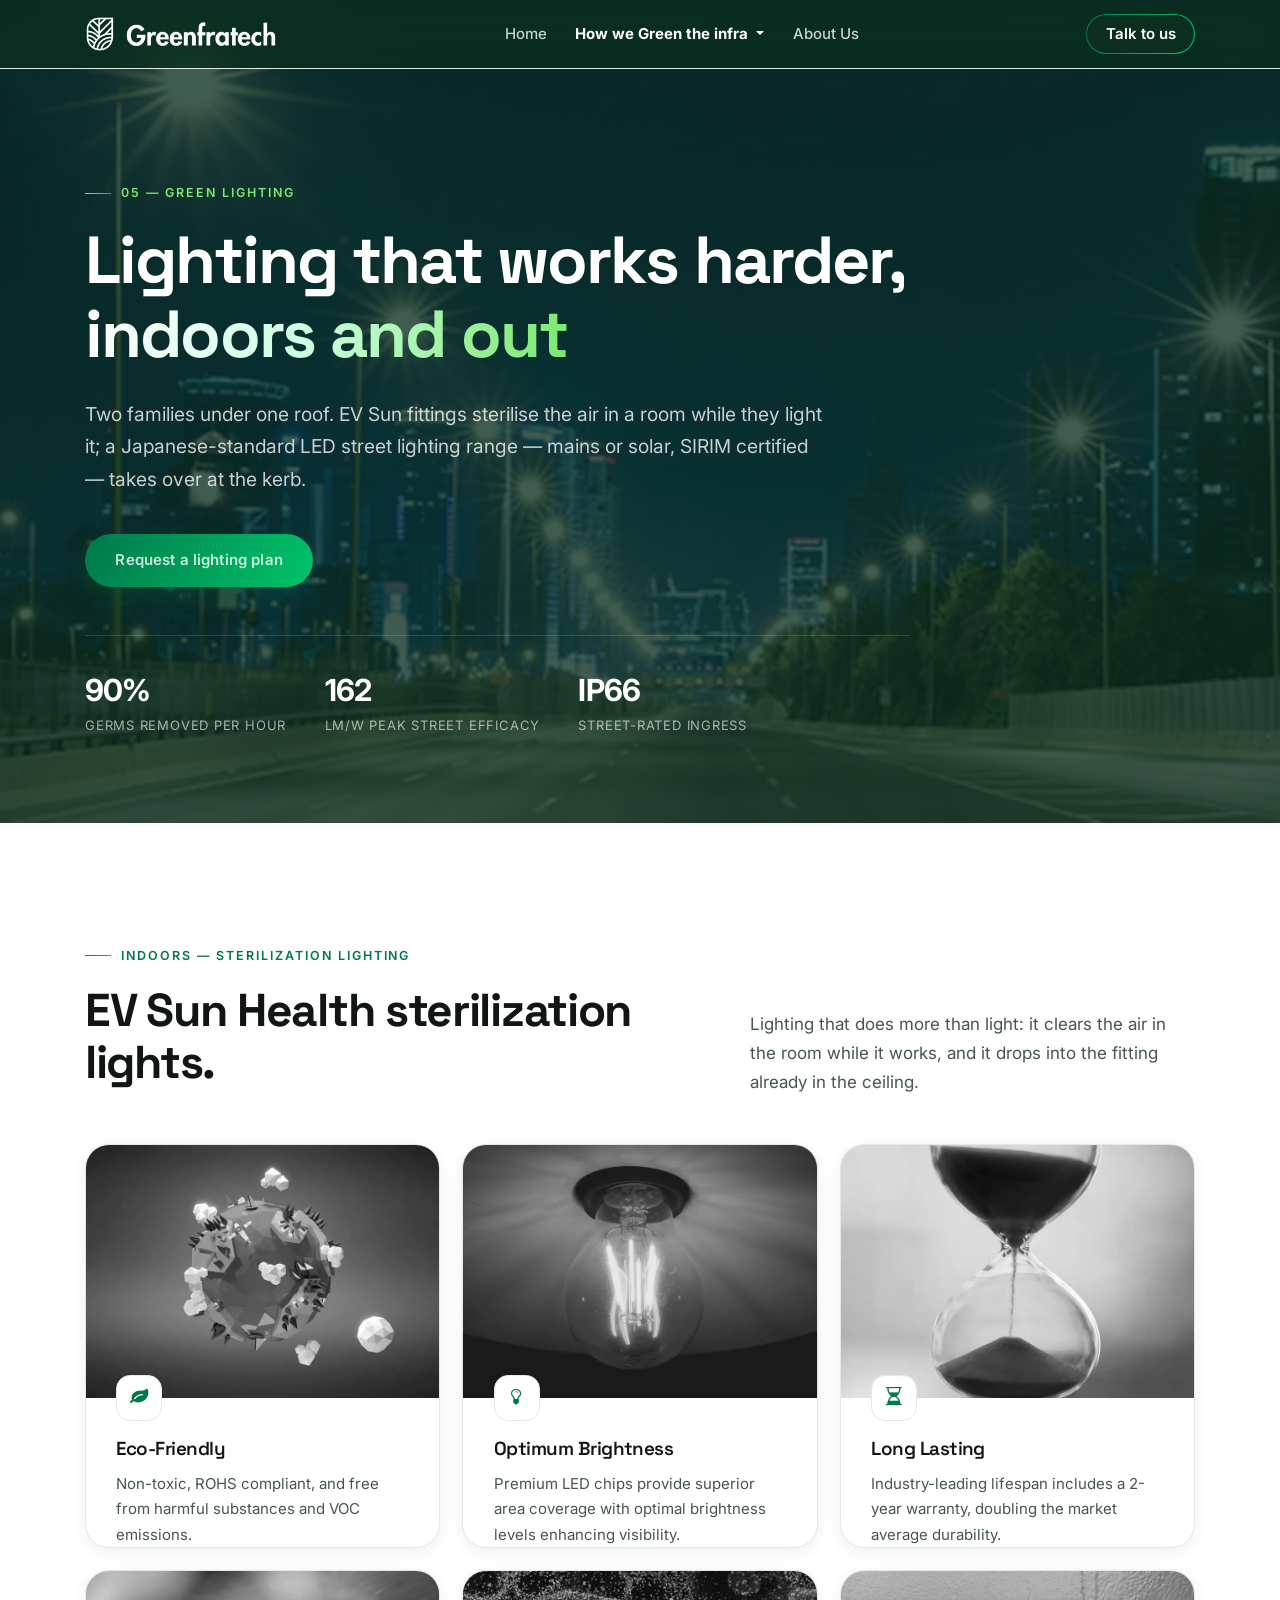
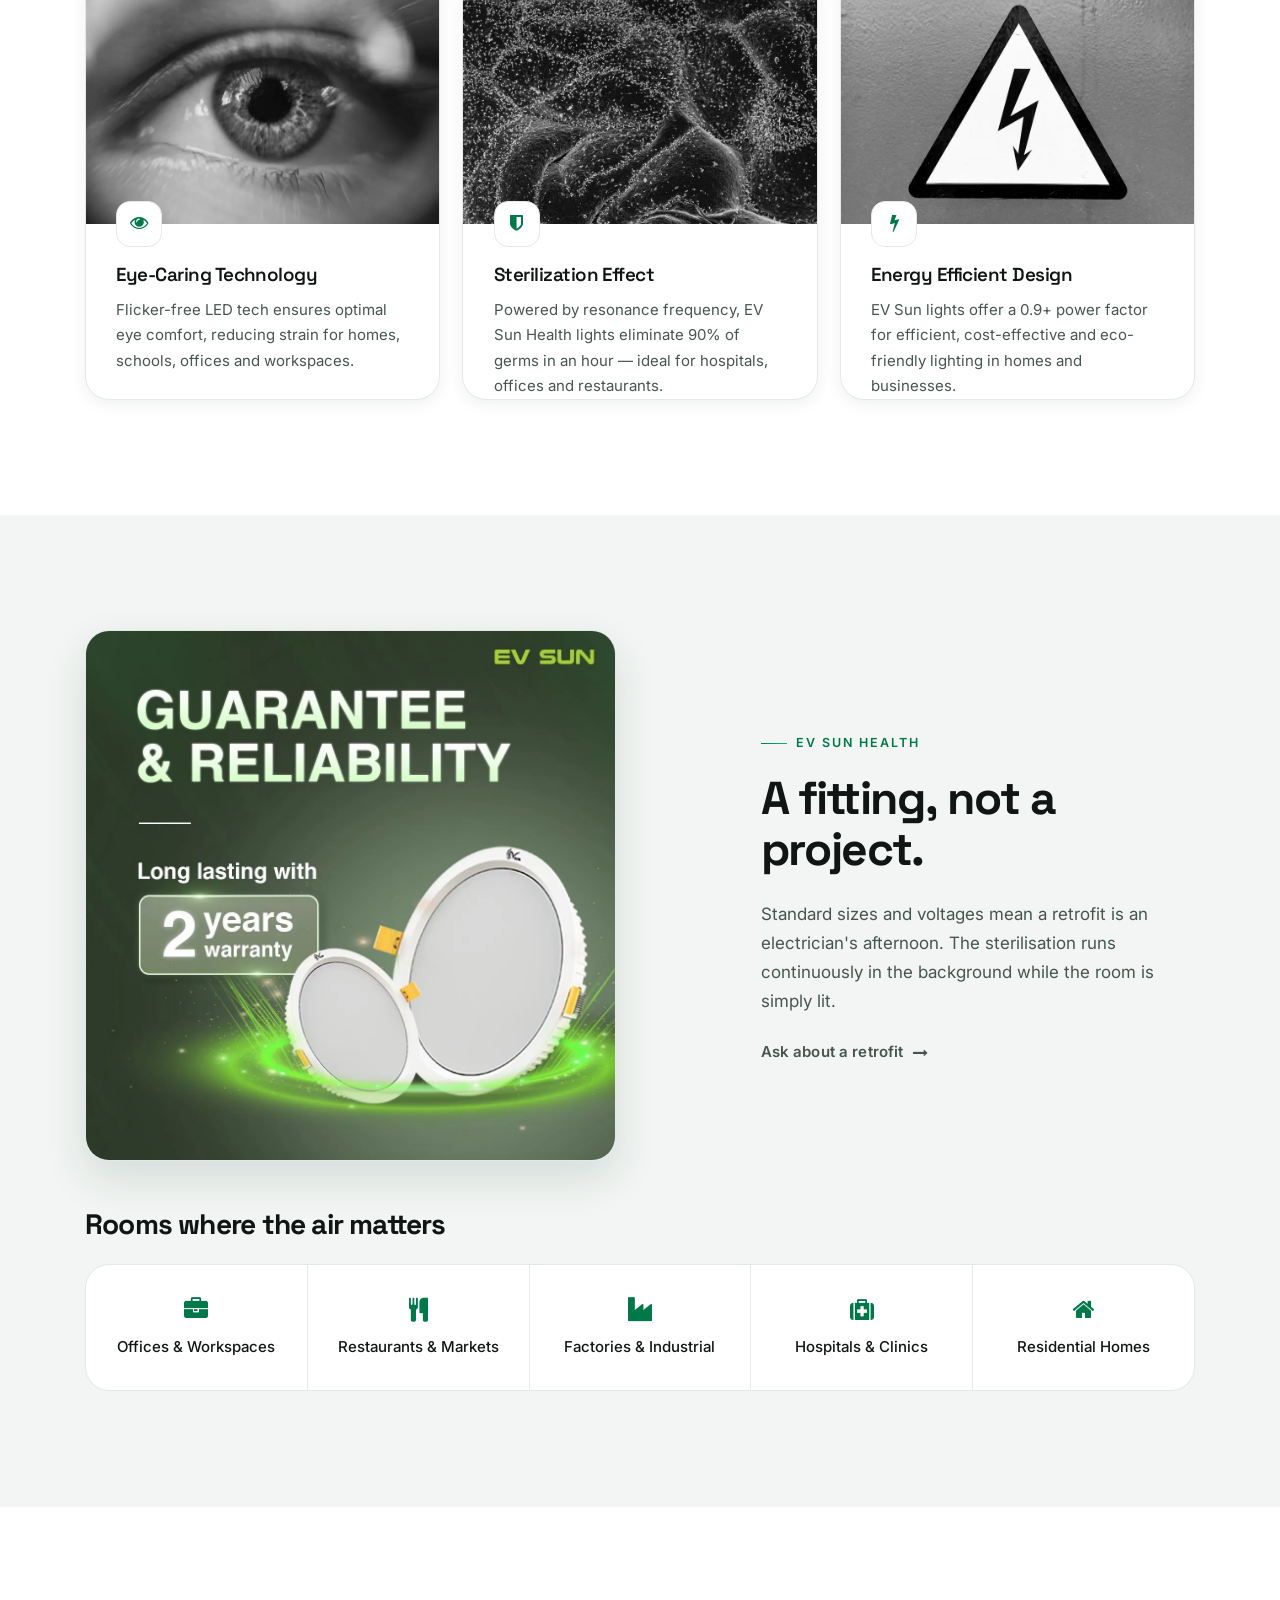
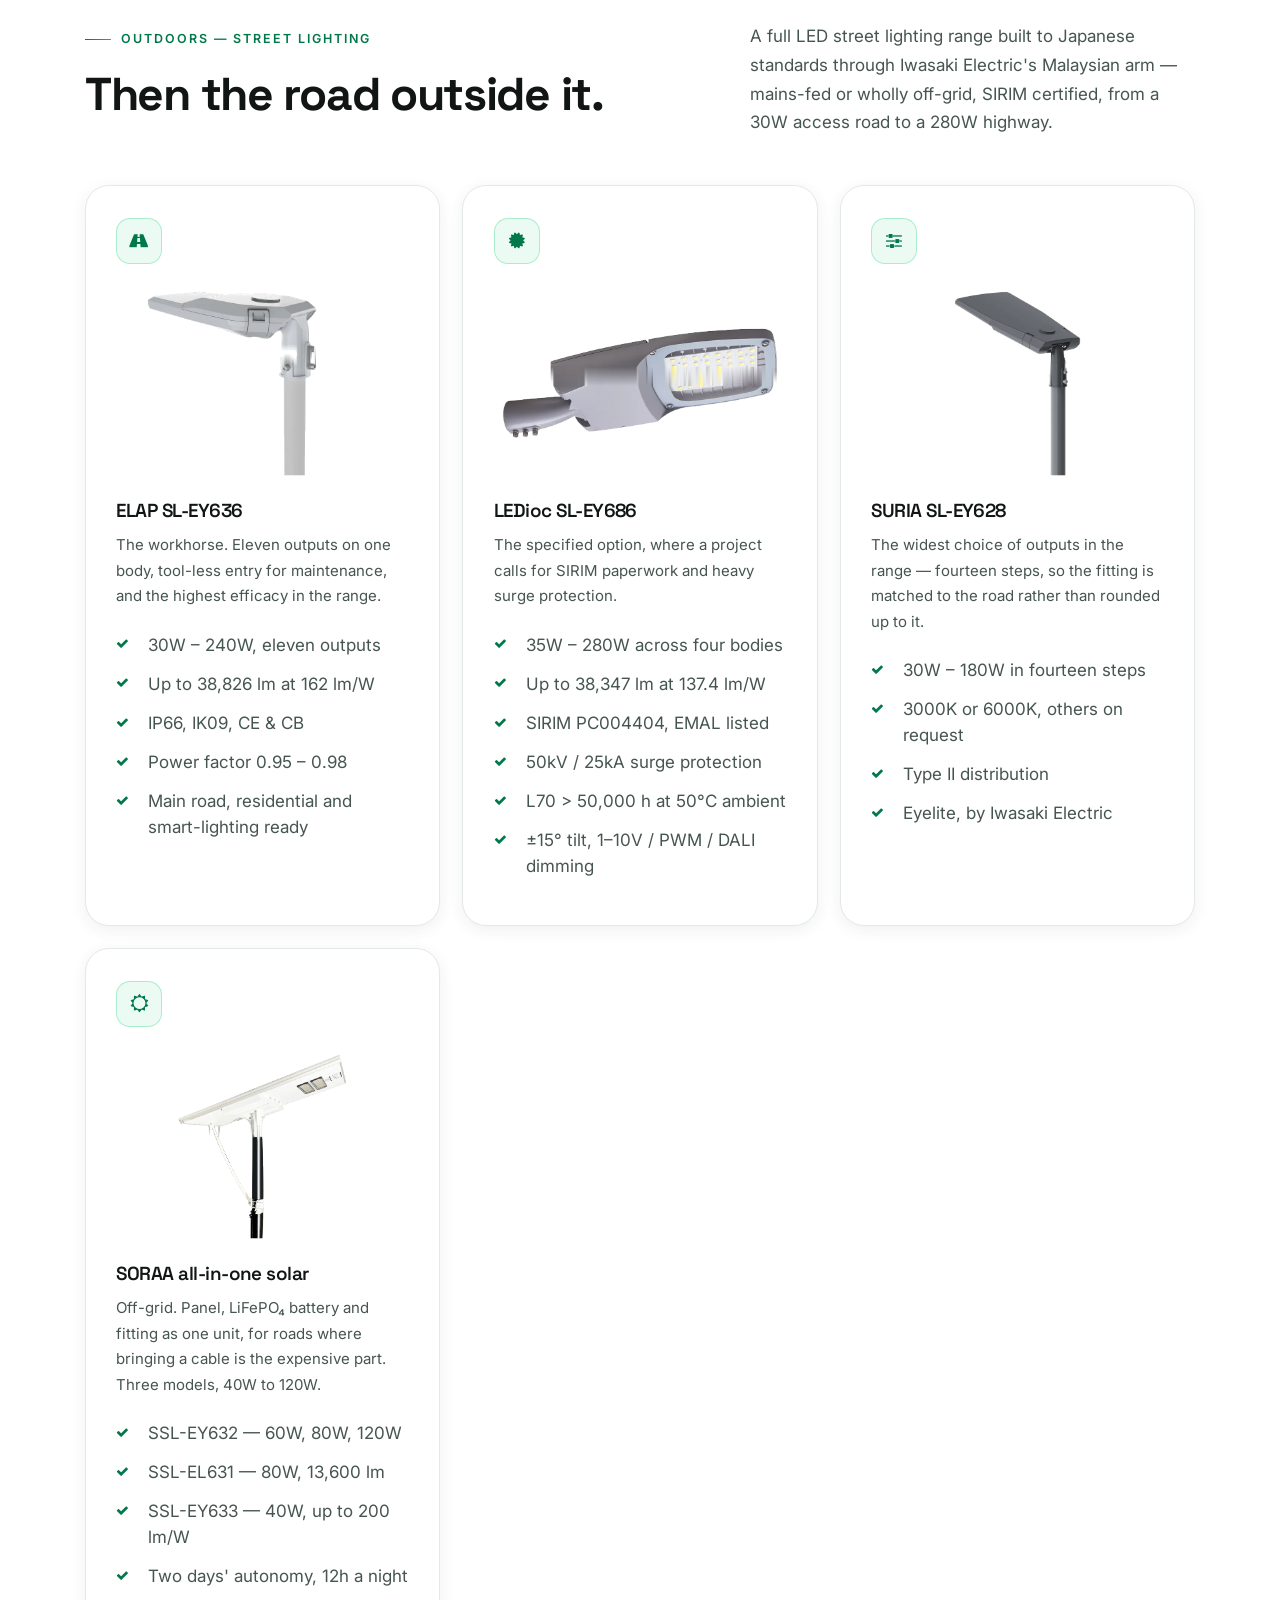
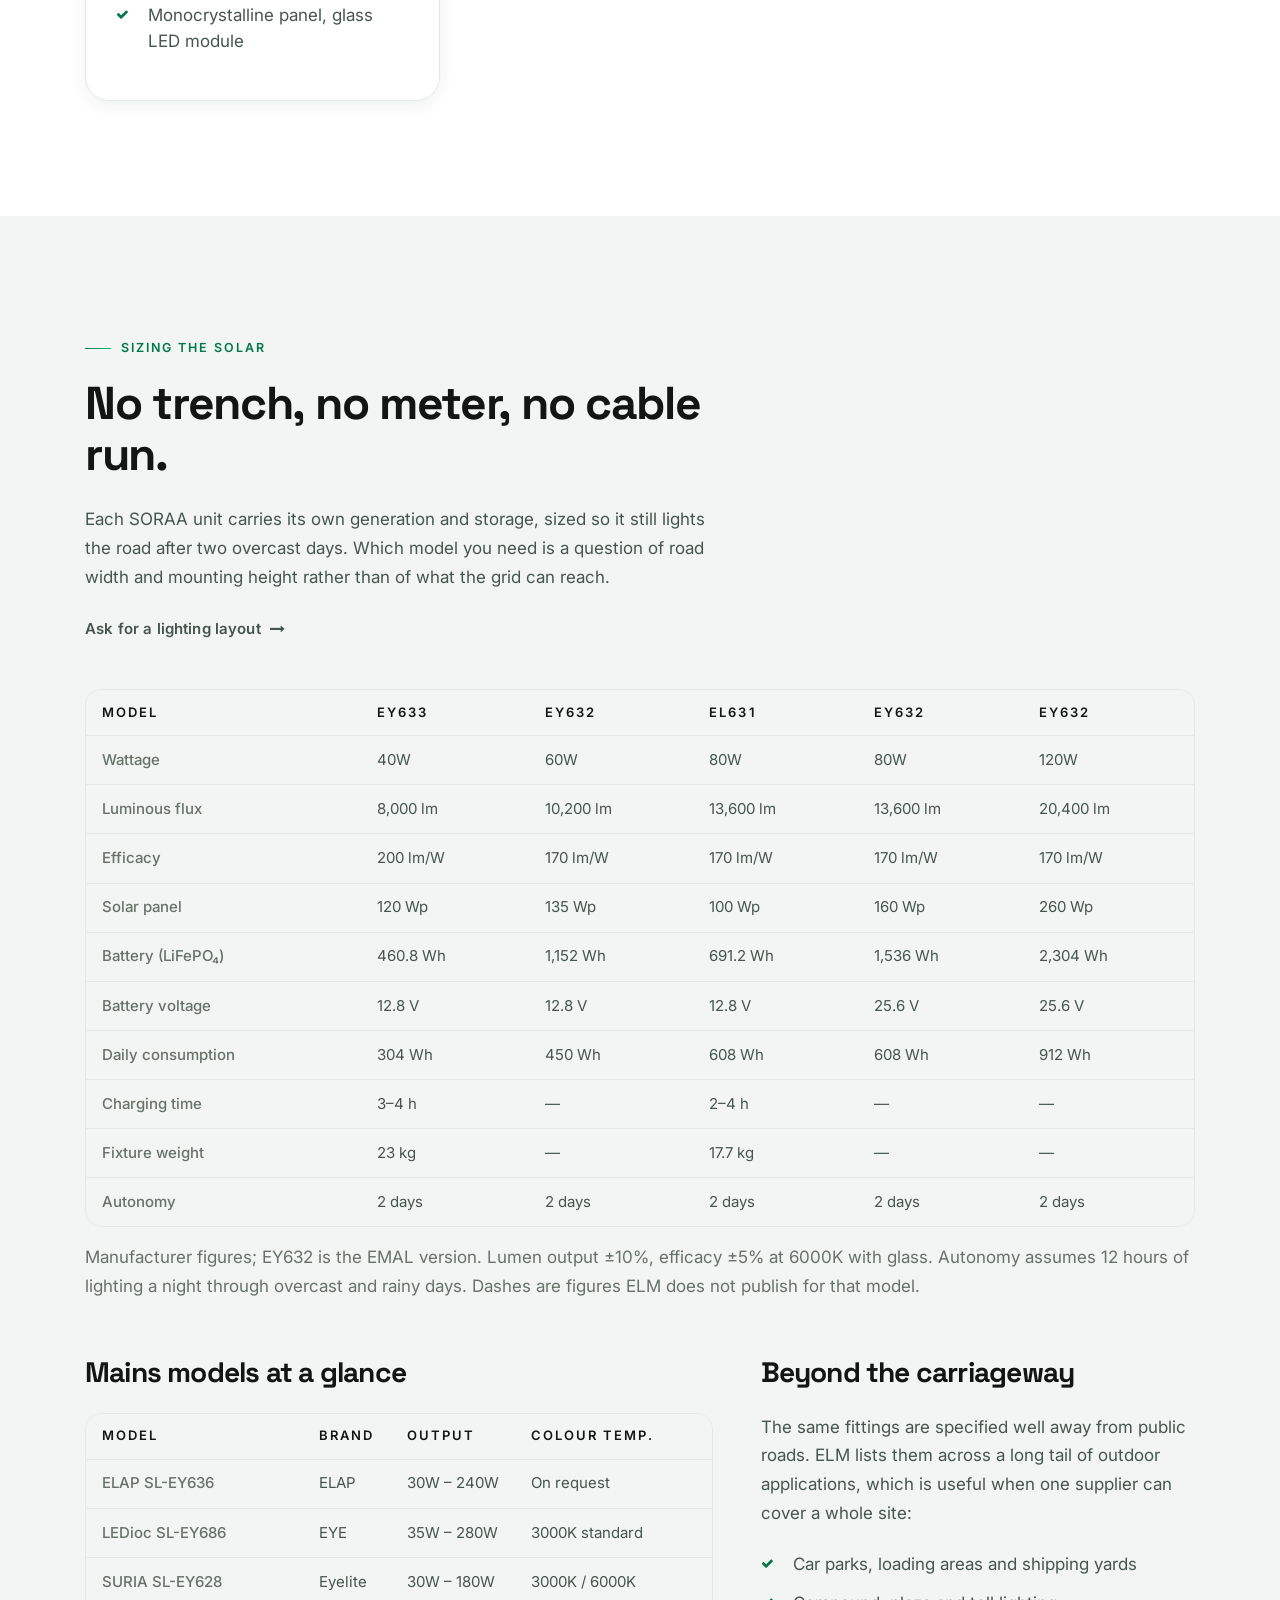
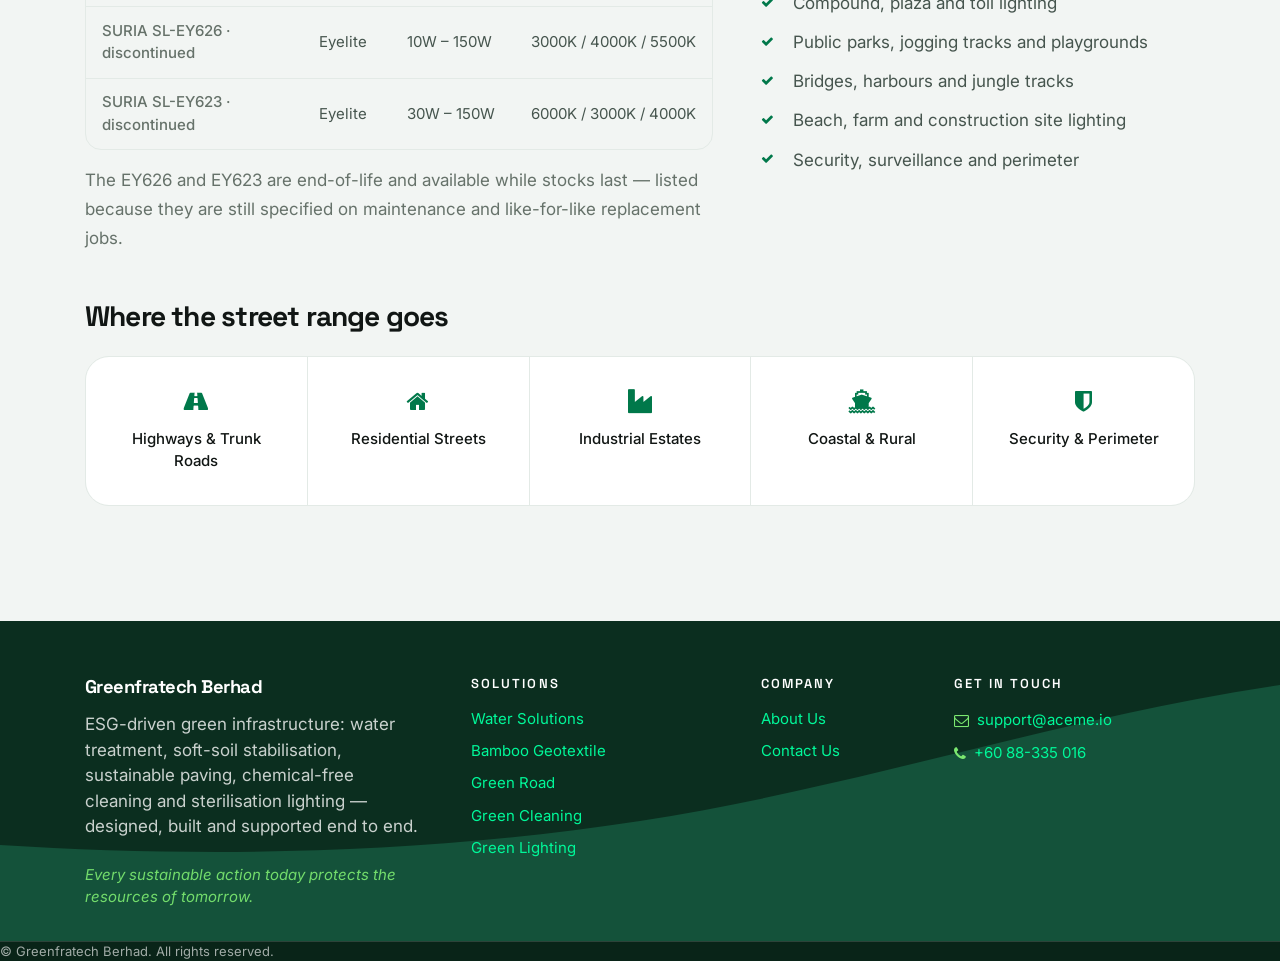
<file: green-lighting/index.html>
<!DOCTYPE html>
<html data-main-object="website.page(12,)" data-website-id="1" dir="ltr" lang="en-US">
<head>
<meta charset="utf-8"/>
<meta content="IE=edge" http-equiv="X-UA-Compatible"/>
<meta content="width=device-width, initial-scale=1" name="viewport"/>

<meta content="website" property="og:type"/>
<meta content="Green Lighting | Greenfratech Berhad" property="og:title"/>
<meta content="Greenfratech Berhad" property="og:site_name"/>


<meta content="summary_large_image" name="twitter:card"/>
<meta content="Green Lighting | Greenfratech Berhad" name="twitter:title"/>

<meta content="@Odoo" name="twitter:site"/>

<link crossorigin="" href="https://fonts.gstatic.com/" rel="preconnect"/>
<link href="/assets/img/apple-touch-icon.png" rel="apple-touch-icon" sizes="180x180"/>
<title>Green Lighting | Greenfratech Berhad</title>
<link href="/assets/img/favicon.ico" rel="icon" sizes="any"/><link href="/assets/img/favicon-32.png" rel="icon" type="image/png" sizes="32x32"/>
<link as="font" crossorigin="" href="/assets/fonts/fontawesome-webfont.woff2?v=4.7.0" rel="preload"/>





<link href="/assets/css/site.css" rel="stylesheet"/><script defer="defer" src="/assets/js/site.js"></script><meta content="Two families under one roof. EV Sun fittings sterilise the air in a room while they light it; a Japanese-standard LED street lighting range — mains or…" name="description"/></head>
<body>
<div class="o_header_overlay" id="wrapwrap">
<a class="o_skip_to_content btn btn-primary rounded-0 visually-hidden-focusable position-absolute start-0" href="#wrap">Skip to Content</a>
<header class="o_header_fixed" data-anchor="true" data-extra-items-toggle-aria-label="Extra items button" data-name="Header" id="top" style=" ">
<nav aria-label="Main" class="navbar navbar-expand-lg navbar-light o_colored_level o_cc gft-navbar d-none d-lg-block" data-name="Navbar">
<div class="o_main_nav container" id="o_main_nav">
<a class="navbar-brand logo me-4 gft-brand" data-name="Navbar Logo" href="/">
<span aria-label="Logo of Greenfratech Berhad" role="img" title="Greenfratech Berhad"><img alt="Greenfratech Berhad" class="img img-fluid" height="40" loading="lazy" src="/assets/img/logo.png" width="95"/></span>
</a>
<ul class="nav navbar-nav top_menu mx-auto gft-nav" id="top_menu" role="menu">
<li class="nav-item" role="presentation">
<a class="nav-link" href="/" role="menuitem">
<span>Home</span>
</a>
</li>
<li class="nav-item dropdown" role="presentation">
<a class="nav-link dropdown-toggle active" data-bs-toggle="dropdown" href="#" role="menuitem">
<span>How we Green the infra</span>
</a><ul class="dropdown-menu" role="menu">
<li class="" role="presentation">
<a class="dropdown-item" href="/water-treatment" role="menuitem">
<span>Water Solutions</span>
</a>
</li>
<li class="" role="presentation">
<a class="dropdown-item" href="/bamboo-geotextile" role="menuitem">
<span>Bamboo Geotextile</span>
</a>
</li>
<li class="" role="presentation">
<a class="dropdown-item" href="/fiber-mastic-asphalt" role="menuitem">
<span>Green Road</span>
</a>
</li>
<li class="" role="presentation">
<a class="dropdown-item" href="/green-cleaning" role="menuitem">
<span>Green Cleaning</span>
</a>
</li>
<li class="" role="presentation">
<a class="dropdown-item active" href="/green-lighting" role="menuitem">
<span>Green Lighting</span>
</a>
</li>
<li class="" role="presentation">
<a class="dropdown-item" href="/asset-power-monitoring" role="menuitem">
<span>Infra AI</span>
</a>
</li>
</ul>
</li>
<li class="nav-item" role="presentation">
<a class="nav-link" href="/about-us" role="menuitem">
<span>About Us</span>
</a>
</li>
</ul>
<ul class="navbar-nav align-items-center gap-2 flex-shrink-0 justify-content-end ps-3">

<li class="nav-item ms-2">
<a class="gft-cta-nav nav-link" href="/contactus">
                                Talk to us
                            </a>
</li>
</ul>
</div>
</nav>
<nav aria-label="Mobile" class="navbar navbar-light o_colored_level o_cc o_header_mobile d-block d-lg-none shadow-sm" data-name="Navbar">
<div class="o_main_nav container flex-wrap justify-content-between">
<a class="navbar-brand logo" data-name="Navbar Logo" href="/">
<span aria-label="Logo of Greenfratech Berhad" role="img" title="Greenfratech Berhad"><img alt="Greenfratech Berhad" class="img img-fluid" height="40" loading="lazy" src="/assets/img/logo.png" width="95"/></span>
</a>
<ul class="o_header_mobile_buttons_wrap navbar-nav flex-row align-items-center gap-2 mb-0">
<li>
<button aria-controls="top_menu_collapse_mobile" aria-expanded="false" aria-label="Toggle navigation" class="nav-link btn me-auto p-2" data-bs-target="#top_menu_collapse_mobile" data-bs-toggle="offcanvas" type="button">
<span class="navbar-toggler-icon"></span>
</button>
</li>
</ul>
<div class="offcanvas offcanvas-end o_navbar_mobile" id="top_menu_collapse_mobile">
<div class="offcanvas-header justify-content-end">
<button aria-label="Close" class="nav-link btn-close" data-bs-dismiss="offcanvas" type="button"></button>
</div>
<div class="offcanvas-body d-flex flex-column justify-content-between h-100 w-100">
<ul class="navbar-nav">
<li class="">

</li>
<ul class="nav navbar-nav top_menu" role="menu">
<li class="nav-item" role="presentation">
<a class="nav-link" href="/" role="menuitem">
<span>Home</span>
</a>
</li>
<li class="nav-item dropdown" role="presentation">
<a class="nav-link dropdown-toggle active d-flex justify-content-between align-items-center" data-bs-toggle="dropdown" href="#" role="menuitem">
<span>How we Green the infra</span>
</a><ul class="dropdown-menu position-relative rounded-0 o_dropdown_without_offset" role="menu">
<li class="" role="presentation">
<a class="dropdown-item" href="/water-treatment" role="menuitem">
<span>Water Solutions</span>
</a>
</li>
<li class="" role="presentation">
<a class="dropdown-item" href="/bamboo-geotextile" role="menuitem">
<span>Bamboo Geotextile</span>
</a>
</li>
<li class="" role="presentation">
<a class="dropdown-item" href="/fiber-mastic-asphalt" role="menuitem">
<span>Green Road</span>
</a>
</li>
<li class="" role="presentation">
<a class="dropdown-item" href="/green-cleaning" role="menuitem">
<span>Green Cleaning</span>
</a>
</li>
<li class="" role="presentation">
<a class="dropdown-item active" href="/green-lighting" role="menuitem">
<span>Green Lighting</span>
</a>
</li>
<li class="" role="presentation">
<a class="dropdown-item" href="/asset-power-monitoring" role="menuitem">
<span>Infra AI</span>
</a>
</li>
</ul>
</li>
<li class="nav-item" role="presentation">
<a class="nav-link" href="/about-us" role="menuitem">
<span>About Us</span>
</a>
</li>
</ul>
<li class="">
<div class="s_text_block mt-2 border-top pt-2 o_border_contrast" data-name="Text">
<a class="nav-link o_nav-link_secondary p-2" href="tel:+6088335016">+60 88-335 016</a>
</div>
</li>
</ul>
<ul class="navbar-nav gap-2 mt-3 w-100">

<li class="">
<div>
<section class="s_text_block" data-name="Text">
<div class="container">
<a class="btn btn-primary btn_cta w-100" href="/contactus">Contact Us</a>
</div>
</section>
</div>
</li>
</ul>
</div>
</div>
</div>
</nav>
</header>
<main>
<div class="gft-page gft-page--solution" id="wrap">
<section class="gft-hero gft-hero--page gft-on-green gft-hero--photo" data-name="Hero" style="--gft-hero-img: url('/assets/img/heroes/green-lighting-v3.webp');">
<div class="gft-glow gft-glow--tl"></div>
<div class="gft-grid"></div>
<div class="container gft-hero__inner">
<div class="row">
<div class="col-lg-9">
<span class="gft-eyebrow">05 — Green Lighting</span>
<h1 class="gft-hero__title">
                                    Lighting that works harder,
                                    <span class="gft-grad-text">indoors and out</span>
</h1>
<p class="gft-hero__lead">
                                    Two families under one roof. EV Sun fittings sterilise the air in a
                                    room while they light it; a Japanese-standard LED street lighting
                                    range — mains or solar, SIRIM certified — takes over at the kerb.
                                </p>
<div class="gft-actions">
<a class="gft-btn gft-btn--primary" href="/contactus">Request a lighting plan</a>
</div>
<dl class="gft-hero__facts">
<div>
<dt>90%</dt>
<dd>Germs removed per hour</dd>
</div>
<div>
<dt>162</dt>
<dd>lm/W peak street efficacy</dd>
</div>
<div>
<dt>IP66</dt>
<dd>Street-rated ingress</dd>
</div>
</dl>
</div>
</div>
</div>
</section>
<section class="gft-section" data-name="Features">
<div class="container">
<div class="row mb-5">
<div class="col-lg-7 gft-reveal">
<span class="gft-eyebrow">Indoors — Sterilization Lighting</span>
<h2 class="gft-h2">EV Sun Health sterilization lights.</h2>
</div>
<div class="col-lg-5 d-flex align-items-end gft-reveal gft-reveal--d1">
<p class="mb-0">
                                    Lighting that does more than light: it clears the air in the room
                                    while it works, and it drops into the fitting already in the
                                    ceiling.
                                </p>
</div>
</div>
<div class="gft-grid-3">
<div class="gft-tilt gft-reveal">
<div class="gft-card gft-card--photo">
<span class="gft-card__media">
<img alt="Low-poly globe scattered with virus particles" loading="lazy" src="/assets/img/products/evsun/eco-friendly.webp"/>
</span>
<span class="gft-card__icon"><i class="fa fa-leaf"></i></span>
<h3 class="gft-card__title">Eco-Friendly</h3>
<p class="gft-card__text mb-0">Non-toxic, ROHS compliant, and free from harmful substances and VOC emissions.</p>
</div>
</div>
<div class="gft-tilt gft-reveal gft-reveal--d1">
<div class="gft-card gft-card--photo">
<span class="gft-card__media">
<img alt="Filament bulb lit against a dark ceiling" loading="lazy" src="/assets/img/products/evsun/brightness.webp"/>
</span>
<span class="gft-card__icon"><i class="fa fa-lightbulb-o"></i></span>
<h3 class="gft-card__title">Optimum Brightness</h3>
<p class="gft-card__text mb-0">Premium LED chips provide superior area coverage with optimal brightness levels enhancing visibility.</p>
</div>
</div>
<div class="gft-tilt gft-reveal gft-reveal--d2">
<div class="gft-card gft-card--photo">
<span class="gft-card__media">
<img alt="Hourglass with sand running through it" loading="lazy" src="/assets/img/products/evsun/long-lasting.webp"/>
</span>
<span class="gft-card__icon"><i class="fa fa-hourglass-half"></i></span>
<h3 class="gft-card__title">Long Lasting</h3>
<p class="gft-card__text mb-0">Industry-leading lifespan includes a 2-year warranty, doubling the market average durability.</p>
</div>
</div>
<div class="gft-tilt gft-reveal">
<div class="gft-card gft-card--photo">
<span class="gft-card__media">
<img alt="Close-up of a human eye" loading="lazy" src="/assets/img/products/evsun/eye-care.webp"/>
</span>
<span class="gft-card__icon"><i class="fa fa-eye"></i></span>
<h3 class="gft-card__title">Eye-Caring Technology</h3>
<p class="gft-card__text mb-0">Flicker-free LED tech ensures optimal eye comfort, reducing strain for homes, schools, offices and workspaces.</p>
</div>
</div>
<div class="gft-tilt gft-reveal gft-reveal--d1">
<div class="gft-card gft-card--photo">
<span class="gft-card__media">
<img alt="Electron microscope view of a cell surface" loading="lazy" src="/assets/img/products/evsun/sterilization.webp"/>
</span>
<span class="gft-card__icon"><i class="fa fa-shield"></i></span>
<h3 class="gft-card__title">Sterilization Effect</h3>
<p class="gft-card__text mb-0">Powered by resonance frequency, EV Sun Health lights eliminate 90% of germs in an hour — ideal for hospitals, offices and restaurants.</p>
</div>
</div>
<div class="gft-tilt gft-reveal gft-reveal--d2">
<div class="gft-card gft-card--photo">
<span class="gft-card__media">
<img alt="High-voltage warning sign on a wall" loading="lazy" src="/assets/img/products/evsun/energy.webp"/>
</span>
<span class="gft-card__icon"><i class="fa fa-bolt"></i></span>
<h3 class="gft-card__title">Energy Efficient Design</h3>
<p class="gft-card__text mb-0">EV Sun lights offer a 0.9+ power factor for efficient, cost-effective and eco-friendly lighting in homes and businesses.</p>
</div>
</div>
</div>
</div>
</section>
<section class="gft-section gft-section--alt" data-name="EV Sun">
<div class="container">
<div class="row g-5 align-items-center">
<div class="col-lg-6 gft-reveal">
<img alt="EV Sun Health sterilization light" class="gft-figure" loading="lazy" src="/assets/img/products/ev-sun.webp"/>
</div>
<div class="col-lg-5 offset-lg-1 gft-reveal gft-reveal--d1">
<span class="gft-eyebrow">EV Sun Health</span>
<h2 class="gft-h2 mb-4">A fitting, not a project.</h2>
<p class="mb-4">
                                    Standard sizes and voltages mean a retrofit is an electrician's
                                    afternoon. The sterilisation runs continuously in the background
                                    while the room is simply lit.
                                </p>
<a class="gft-btn gft-btn--text" href="/contactus">
                                    Ask about a retrofit <i class="fa fa-long-arrow-right"></i>
</a>
</div>
</div>
<h3 class="gft-h3 mt-5 mb-4 gft-reveal">Rooms where the air matters</h3>
<div class="gft-sectors gft-reveal gft-reveal--d1">
<div class="gft-sectors__item"><i class="fa fa-briefcase"></i><span>Offices &amp; Workspaces</span></div>
<div class="gft-sectors__item"><i class="fa fa-cutlery"></i><span>Restaurants &amp; Markets</span></div>
<div class="gft-sectors__item"><i class="fa fa-industry"></i><span>Factories &amp; Industrial</span></div>
<div class="gft-sectors__item"><i class="fa fa-medkit"></i><span>Hospitals &amp; Clinics</span></div>
<div class="gft-sectors__item"><i class="fa fa-home"></i><span>Residential Homes</span></div>
</div>
</div>
</section>
<section class="gft-section" data-name="Street lighting">
<div class="container">
<div class="row mb-5">
<div class="col-lg-7 gft-reveal">
<span class="gft-eyebrow">Outdoors — Street Lighting</span>
<h2 class="gft-h2">Then the road outside it.</h2>
</div>
<div class="col-lg-5 d-flex align-items-end gft-reveal gft-reveal--d1">
<p class="mb-0">
                                    A full LED street lighting range built to Japanese standards
                                    through Iwasaki Electric's Malaysian arm — mains-fed or wholly
                                    off-grid, SIRIM certified, from a 30W access road to a 280W
                                    highway.
                                </p>
</div>
</div>
<div class="gft-grid-3">
<div class="gft-tilt gft-reveal">
<div class="gft-card">
<span class="gft-card__icon"><i class="fa fa-road"></i></span>
<span class="gft-card__shot">
<img alt="ELAP SL-EY636 LED street light on a pole bracket" loading="lazy" src="/assets/img/products/street-ey636-v2.webp"/>
</span>
<h3 class="gft-card__title">ELAP SL-EY636</h3>
<p class="gft-card__text mb-4">
                                        The workhorse. Eleven outputs on one body, tool-less entry for
                                        maintenance, and the highest efficacy in the range.
                                    </p>
<ul class="gft-checks">
<li>30W – 240W, eleven outputs</li>
<li>Up to 38,826 lm at 162 lm/W</li>
<li>IP66, IK09, CE &amp; CB</li>
<li>Power factor 0.95 – 0.98</li>
<li>Main road, residential and smart-lighting ready</li>
</ul>
</div>
</div>
<div class="gft-tilt gft-reveal gft-reveal--d1">
<div class="gft-card">
<span class="gft-card__icon"><i class="fa fa-certificate"></i></span>
<span class="gft-card__shot">
<img alt="LEDioc SL-EY686 LED street light luminaire" loading="lazy" src="/assets/img/products/street-ey686-v2.webp"/>
</span>
<h3 class="gft-card__title">LEDioc SL-EY686</h3>
<p class="gft-card__text mb-4">
                                        The specified option, where a project calls for SIRIM paperwork
                                        and heavy surge protection.
                                    </p>
<ul class="gft-checks">
<li>35W – 280W across four bodies</li>
<li>Up to 38,347 lm at 137.4 lm/W</li>
<li>SIRIM PC004404, EMAL listed</li>
<li>50kV / 25kA surge protection</li>
<li>L70 &gt; 50,000 h at 50°C ambient</li>
<li>±15° tilt, 1–10V / PWM / DALI dimming</li>
</ul>
</div>
</div>
<div class="gft-tilt gft-reveal gft-reveal--d2">
<div class="gft-card">
<span class="gft-card__icon"><i class="fa fa-sliders"></i></span>
<span class="gft-card__shot">
<img alt="SURIA SL-EY628 LED street light mounted on a pole" loading="lazy" src="/assets/img/products/street-ey628-v2.webp"/>
</span>
<h3 class="gft-card__title">SURIA SL-EY628</h3>
<p class="gft-card__text mb-4">
                                        The widest choice of outputs in the range — fourteen steps, so
                                        the fitting is matched to the road rather than rounded up to it.
                                    </p>
<ul class="gft-checks">
<li>30W – 180W in fourteen steps</li>
<li>3000K or 6000K, others on request</li>
<li>Type II distribution</li>
<li>Eyelite, by Iwasaki Electric</li>
</ul>
</div>
</div>
<div class="gft-tilt gft-reveal gft-reveal--d3">
<div class="gft-card">
<span class="gft-card__icon"><i class="fa fa-sun-o"></i></span>
<span class="gft-card__shot">
<img alt="SORAA SSL-EY632 all-in-one solar street light with integrated panel" loading="lazy" src="/assets/img/products/street-ey632-v2.webp"/>
</span>
<h3 class="gft-card__title">SORAA all-in-one solar</h3>
<p class="gft-card__text mb-4">
                                        Off-grid. Panel, LiFePO₄ battery and fitting as one unit, for
                                        roads where bringing a cable is the expensive part. Three
                                        models, 40W to 120W.
                                    </p>
<ul class="gft-checks">
<li>SSL-EY632 — 60W, 80W, 120W</li>
<li>SSL-EL631 — 80W, 13,600 lm</li>
<li>SSL-EY633 — 40W, up to 200 lm/W</li>
<li>Two days' autonomy, 12h a night</li>
<li>Monocrystalline panel, glass LED module</li>
</ul>
</div>
</div>
</div>
</div>
</section>
<section class="gft-section gft-section--alt" data-name="Solar spec">
<div class="container">
<div class="row mb-5">
<div class="col-lg-7 gft-reveal">
<span class="gft-eyebrow">Sizing the solar</span>
<h2 class="gft-h2 mb-4">No trench, no meter, no cable run.</h2>
<p class="mb-4">
                                    Each SORAA unit carries its own generation and storage, sized so it
                                    still lights the road after two overcast days. Which model you need
                                    is a question of road width and mounting height rather than of what
                                    the grid can reach.
                                </p>
<a class="gft-btn gft-btn--text" href="/contactus">
                                    Ask for a lighting layout <i class="fa fa-long-arrow-right"></i>
</a>
</div>
</div>
<div class="row">
<div class="col-12 gft-reveal gft-reveal--d1">
<div class="gft-table-wrap">
<table class="gft-table">
<thead>
<tr>
<th scope="col">Model</th>
<th scope="col">EY633</th>
<th scope="col">EY632</th>
<th scope="col">EL631</th>
<th scope="col">EY632</th>
<th scope="col">EY632</th>
</tr>
</thead>
<tbody>
<tr>
<th scope="row">Wattage</th>
<td>40W</td><td>60W</td><td>80W</td><td>80W</td><td>120W</td>
</tr>
<tr>
<th scope="row">Luminous flux</th>
<td>8,000 lm</td><td>10,200 lm</td><td>13,600 lm</td><td>13,600 lm</td><td>20,400 lm</td>
</tr>
<tr>
<th scope="row">Efficacy</th>
<td>200 lm/W</td><td>170 lm/W</td><td>170 lm/W</td><td>170 lm/W</td><td>170 lm/W</td>
</tr>
<tr>
<th scope="row">Solar panel</th>
<td>120 Wp</td><td>135 Wp</td><td>100 Wp</td><td>160 Wp</td><td>260 Wp</td>
</tr>
<tr>
<th scope="row">Battery (LiFePO₄)</th>
<td>460.8 Wh</td><td>1,152 Wh</td><td>691.2 Wh</td><td>1,536 Wh</td><td>2,304 Wh</td>
</tr>
<tr>
<th scope="row">Battery voltage</th>
<td>12.8 V</td><td>12.8 V</td><td>12.8 V</td><td>25.6 V</td><td>25.6 V</td>
</tr>
<tr>
<th scope="row">Daily consumption</th>
<td>304 Wh</td><td>450 Wh</td><td>608 Wh</td><td>608 Wh</td><td>912 Wh</td>
</tr>
<tr>
<th scope="row">Charging time</th>
<td>3–4 h</td><td>—</td><td>2–4 h</td><td>—</td><td>—</td>
</tr>
<tr>
<th scope="row">Fixture weight</th>
<td>23 kg</td><td>—</td><td>17.7 kg</td><td>—</td><td>—</td>
</tr>
<tr>
<th scope="row">Autonomy</th>
<td>2 days</td><td>2 days</td><td>2 days</td><td>2 days</td><td>2 days</td>
</tr>
</tbody>
</table>
</div>
<p class="gft-muted mt-3 mb-0">
                                    Manufacturer figures; EY632 is the EMAL version. Lumen output ±10%,
                                    efficacy ±5% at 6000K with glass. Autonomy assumes 12 hours of
                                    lighting a night through overcast and rainy days. Dashes are
                                    figures ELM does not publish for that model.
                                </p>
</div>
</div>
<div class="row g-5 mt-2">
<div class="col-lg-7 gft-reveal">
<h3 class="gft-h3 mb-4">Mains models at a glance</h3>
<div class="gft-table-wrap">
<table class="gft-table">
<thead>
<tr>
<th scope="col">Model</th>
<th scope="col">Brand</th>
<th scope="col">Output</th>
<th scope="col">Colour temp.</th>
</tr>
</thead>
<tbody>
<tr>
<th scope="row">ELAP SL-EY636</th>
<td>ELAP</td><td>30W – 240W</td><td>On request</td>
</tr>
<tr>
<th scope="row">LEDioc SL-EY686</th>
<td>EYE</td><td>35W – 280W</td><td>3000K standard</td>
</tr>
<tr>
<th scope="row">SURIA SL-EY628</th>
<td>Eyelite</td><td>30W – 180W</td><td>3000K / 6000K</td>
</tr>
<tr>
<th scope="row">SURIA SL-EY626 <span class="gft-muted">· discontinued</span></th>
<td>Eyelite</td><td>10W – 150W</td><td>3000K / 4000K / 5500K</td>
</tr>
<tr>
<th scope="row">SURIA SL-EY623 <span class="gft-muted">· discontinued</span></th>
<td>Eyelite</td><td>30W – 150W</td><td>6000K / 3000K / 4000K</td>
</tr>
</tbody>
</table>
</div>
<p class="gft-muted mt-3 mb-0">
                                    The EY626 and EY623 are end-of-life and available while stocks
                                    last — listed because they are still specified on maintenance and
                                    like-for-like replacement jobs.
                                </p>
</div>
<div class="col-lg-5 gft-reveal gft-reveal--d1">
<h3 class="gft-h3 mb-4">Beyond the carriageway</h3>
<p class="mb-4">
                                    The same fittings are specified well away from public roads. ELM
                                    lists them across a long tail of outdoor applications, which is
                                    useful when one supplier can cover a whole site:
                                </p>
<ul class="gft-checks">
<li>Car parks, loading areas and shipping yards</li>
<li>Compound, plaza and toll lighting</li>
<li>Public parks, jogging tracks and playgrounds</li>
<li>Bridges, harbours and jungle tracks</li>
<li>Beach, farm and construction site lighting</li>
<li>Security, surveillance and perimeter</li>
</ul>
</div>
</div>
<h3 class="gft-h3 mt-5 mb-4 gft-reveal">Where the street range goes</h3>
<div class="gft-sectors gft-reveal gft-reveal--d1">
<div class="gft-sectors__item"><i class="fa fa-road"></i><span>Highways &amp; Trunk Roads</span></div>
<div class="gft-sectors__item"><i class="fa fa-home"></i><span>Residential Streets</span></div>
<div class="gft-sectors__item"><i class="fa fa-industry"></i><span>Industrial Estates</span></div>
<div class="gft-sectors__item"><i class="fa fa-ship"></i><span>Coastal &amp; Rural</span></div>
<div class="gft-sectors__item"><i class="fa fa-shield"></i><span>Security &amp; Perimeter</span></div>
</div>
</div>
</section>
</div>

</main>
<footer class="o_footer o_colored_level o_cc" data-anchor="true" data-name="Footer" id="bottom">
<div class="gft-footer" id="footer">
<section class="s_text_block pt56 pb32" data-name="Text">
<div class="container">
<div class="row g-5">
<div class="col-lg-4">
<h5 class="gft-footer__brand mb-3">Greenfratech Berhad</h5>
<p class="mb-4">
                                    ESG-driven green infrastructure: water treatment, soft-soil
                                    stabilisation, sustainable paving, chemical-free cleaning and
                                    sterilisation lighting — designed, built and supported end to end.
                                </p>
<p class="gft-footer__motto mb-0">
                                    Every sustainable action today protects the resources of tomorrow.
                                </p>
</div>
<div class="col-lg-3 col-sm-6">
<h6 class="gft-footer__title">Solutions</h6>
<ul class="list-unstyled gft-footer__links">
<li><a href="/water-treatment">Water Solutions</a></li>
<li><a href="/bamboo-geotextile">Bamboo Geotextile</a></li>
<li><a href="/fiber-mastic-asphalt">Green Road</a></li>
<li><a href="/green-cleaning">Green Cleaning</a></li>
<li><a href="/green-lighting">Green Lighting</a></li>
</ul>
</div>
<div class="col-lg-2 col-sm-6">
<h6 class="gft-footer__title">Company</h6>
<ul class="list-unstyled gft-footer__links">
<li><a href="/about-us">About Us</a></li>
<li><a href="/contactus">Contact Us</a></li>
</ul>
</div>
<div class="col-lg-3">
<h6 class="gft-footer__title">Get in touch</h6>
<ul class="list-unstyled gft-footer__links gft-footer__contact">
<li>
<i class="fa fa-envelope-o me-2"></i>
<a href="mailto:support@aceme.io">support@aceme.io</a>
</li>
<li>
<i class="fa fa-phone me-2"></i>
<a href="tel:+6088335016">+60 88-335 016</a>
</li>
</ul>
</div>
</div>
</div>
</section>
</div>
<div class="o_footer_copyright o_colored_level o_cc" data-name="Copyright"><span>© Greenfratech Berhad. All rights reserved.</span></div>
</footer>
</div>
</body>
</html>
</file>
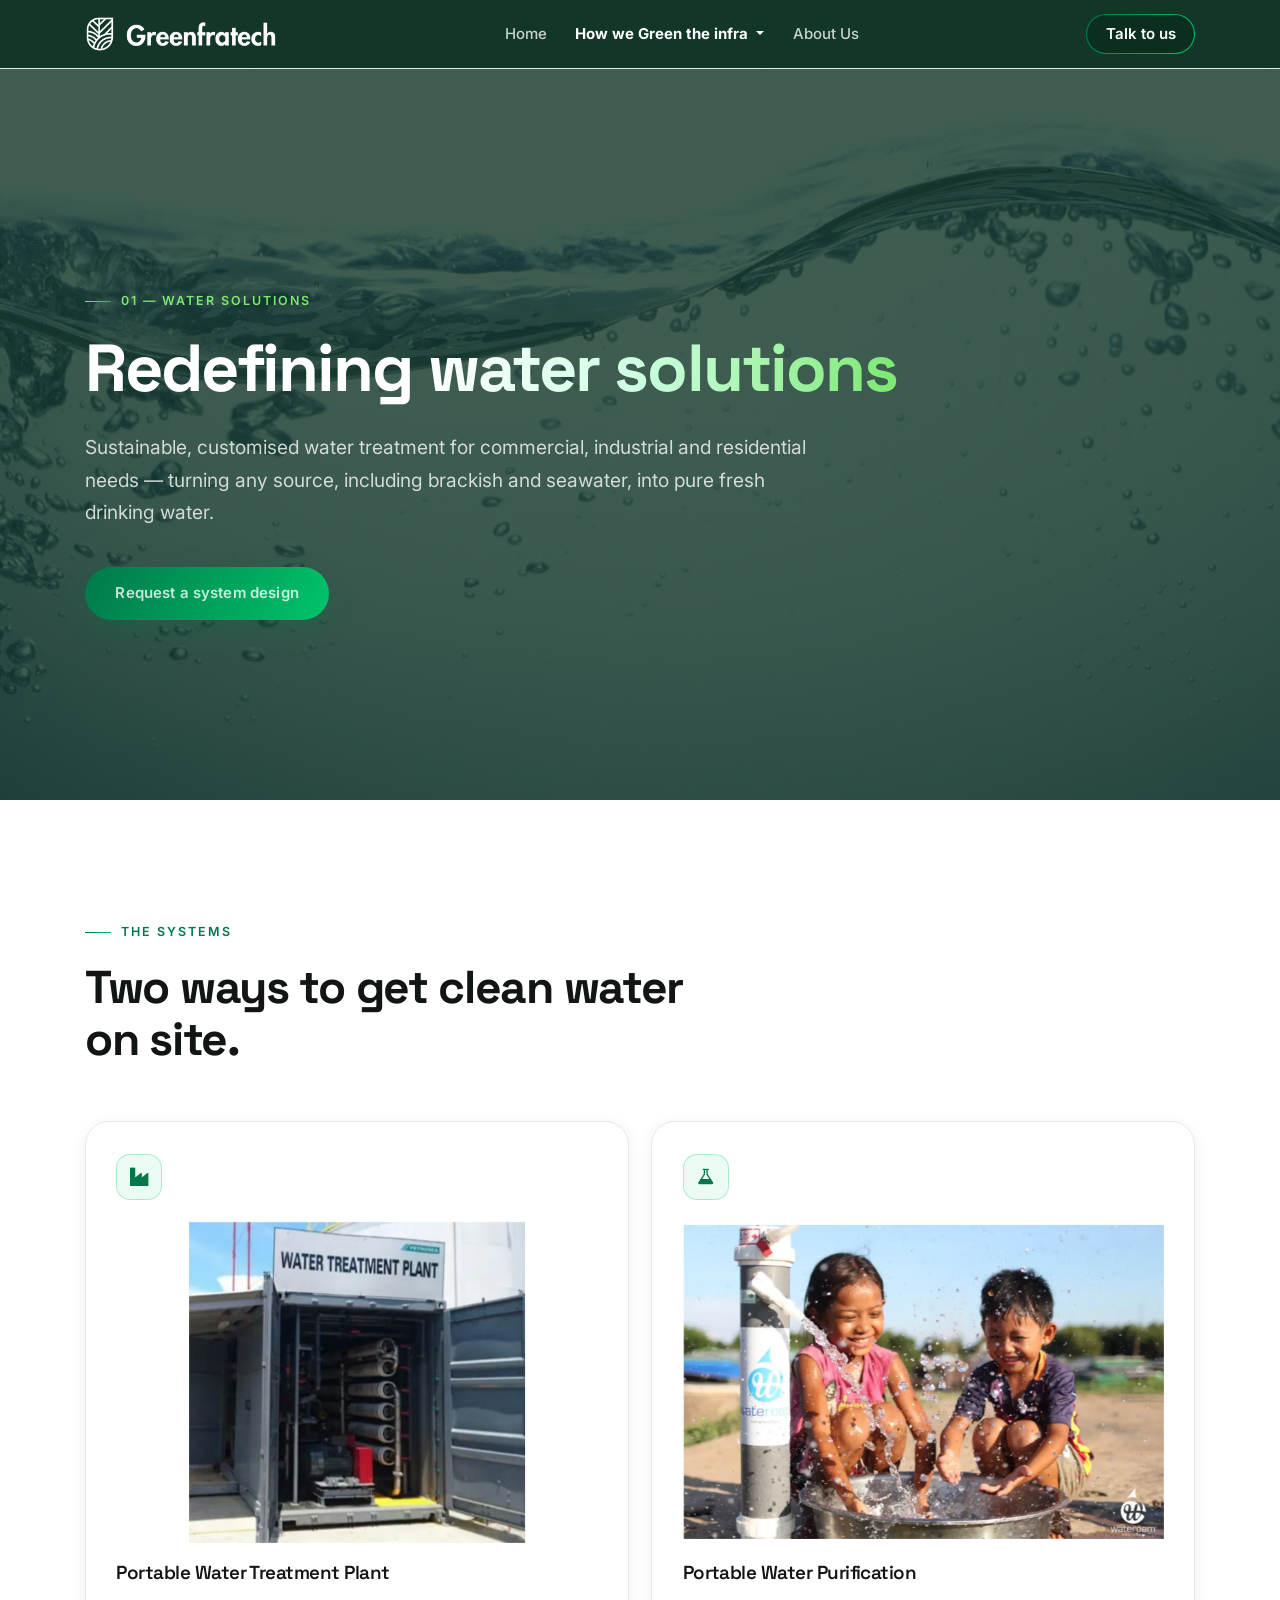
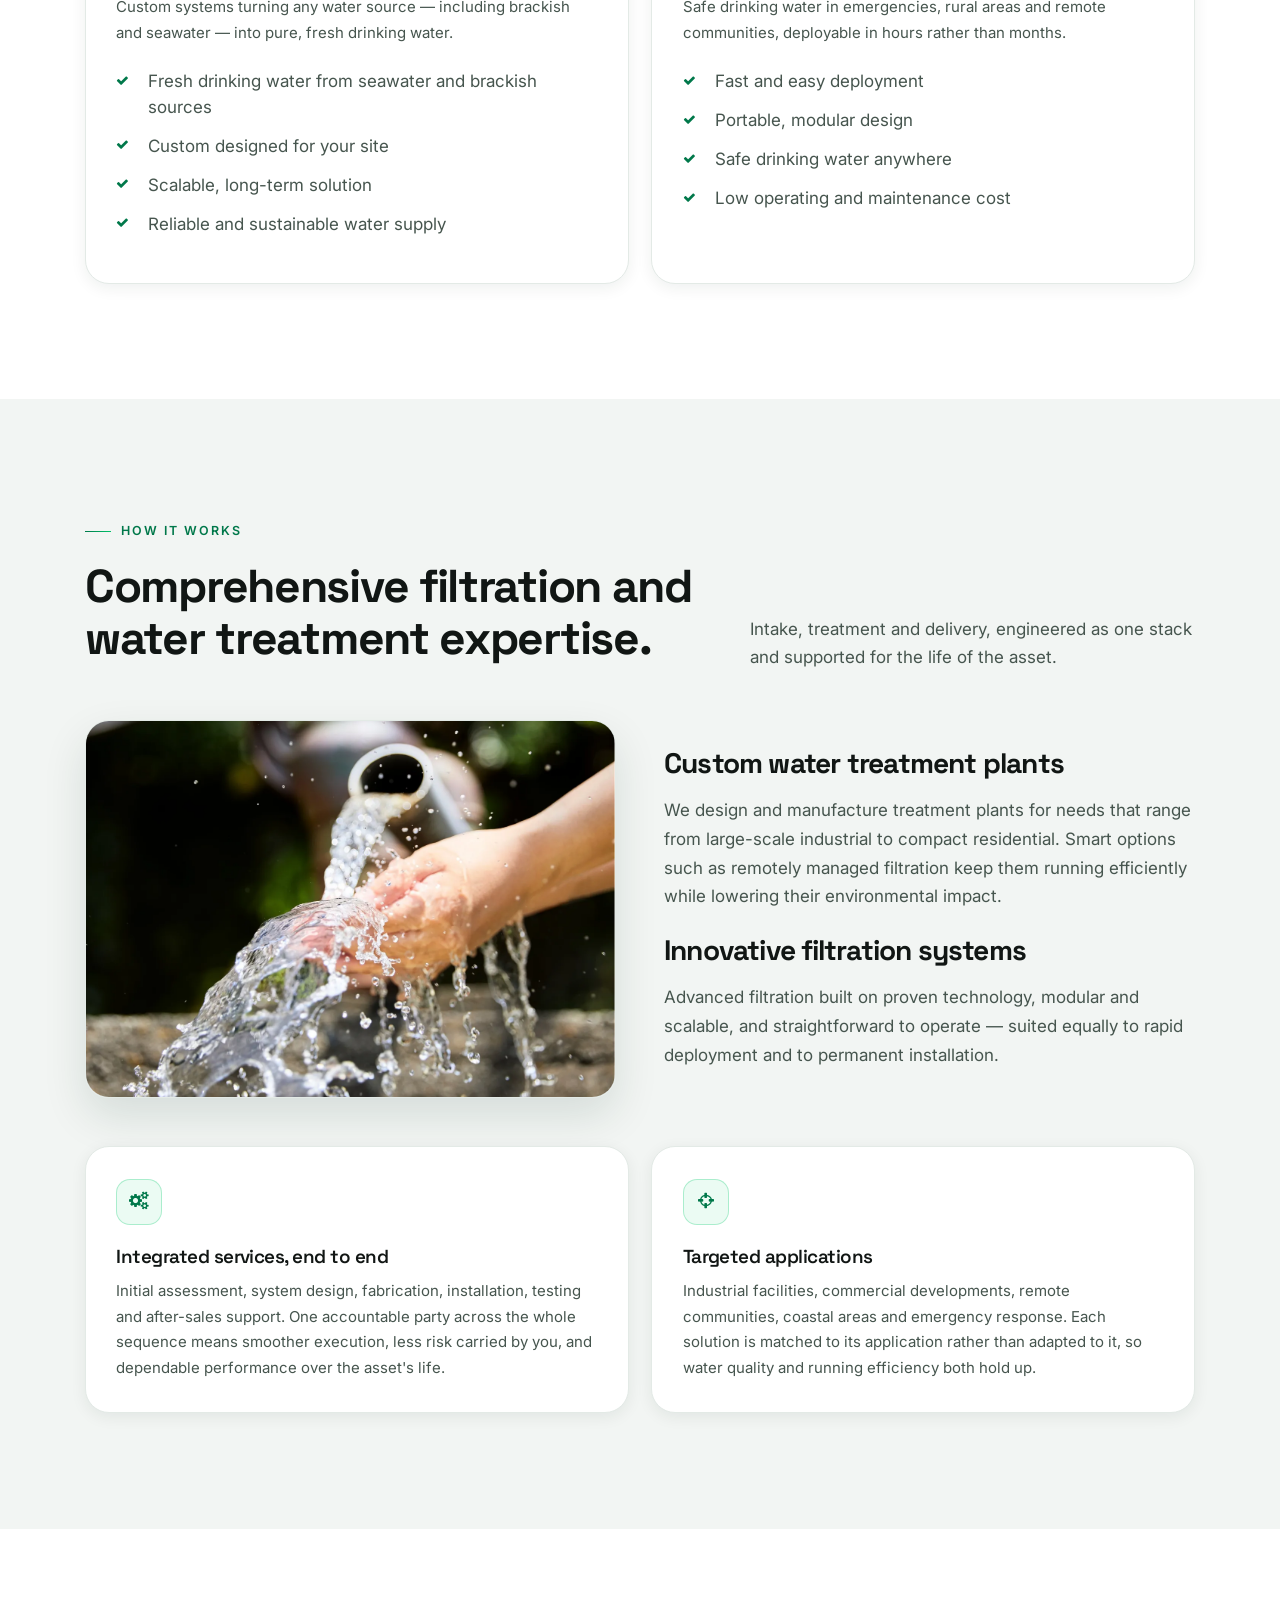
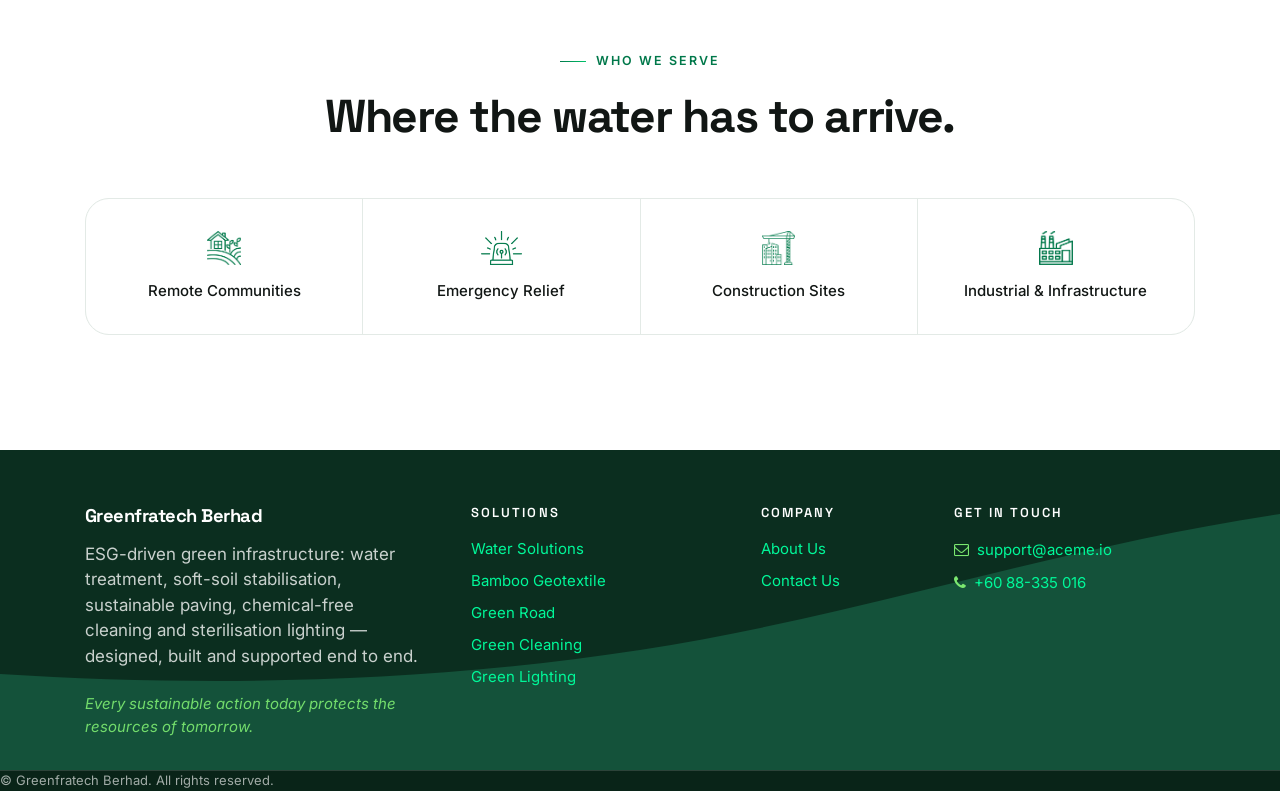
<file: water-treatment/index.html>
<!DOCTYPE html>
<html data-main-object="website.page(15,)" data-website-id="1" dir="ltr" lang="en-US">
<head>
<meta charset="utf-8"/>
<meta content="IE=edge" http-equiv="X-UA-Compatible"/>
<meta content="width=device-width, initial-scale=1" name="viewport"/>

<meta content="website" property="og:type"/>
<meta content="Water Solutions | Greenfratech Berhad" property="og:title"/>
<meta content="Greenfratech Berhad" property="og:site_name"/>


<meta content="summary_large_image" name="twitter:card"/>
<meta content="Water Solutions | Greenfratech Berhad" name="twitter:title"/>

<meta content="@Odoo" name="twitter:site"/>

<link crossorigin="" href="https://fonts.gstatic.com/" rel="preconnect"/>
<link href="/assets/img/apple-touch-icon.png" rel="apple-touch-icon" sizes="180x180"/>
<title>Water Solutions | Greenfratech Berhad</title>
<link href="/assets/img/favicon.ico" rel="icon" sizes="any"/><link href="/assets/img/favicon-32.png" rel="icon" type="image/png" sizes="32x32"/>
<link as="font" crossorigin="" href="/assets/fonts/fontawesome-webfont.woff2?v=4.7.0" rel="preload"/>





<link href="/assets/css/site.css" rel="stylesheet"/><script defer="defer" src="/assets/js/site.js"></script><meta content="Sustainable, customised water treatment for commercial, industrial and residential needs — turning any source, including brackish and seawater, into pure…" name="description"/></head>
<body>
<div class="o_header_overlay" id="wrapwrap">
<a class="o_skip_to_content btn btn-primary rounded-0 visually-hidden-focusable position-absolute start-0" href="#wrap">Skip to Content</a>
<header class="o_header_fixed" data-anchor="true" data-extra-items-toggle-aria-label="Extra items button" data-name="Header" id="top" style=" ">
<nav aria-label="Main" class="navbar navbar-expand-lg navbar-light o_colored_level o_cc gft-navbar d-none d-lg-block" data-name="Navbar">
<div class="o_main_nav container" id="o_main_nav">
<a class="navbar-brand logo me-4 gft-brand" data-name="Navbar Logo" href="/">
<span aria-label="Logo of Greenfratech Berhad" role="img" title="Greenfratech Berhad"><img alt="Greenfratech Berhad" class="img img-fluid" height="40" loading="lazy" src="/assets/img/logo.png" width="95"/></span>
</a>
<ul class="nav navbar-nav top_menu mx-auto gft-nav" id="top_menu" role="menu">
<li class="nav-item" role="presentation">
<a class="nav-link" href="/" role="menuitem">
<span>Home</span>
</a>
</li>
<li class="nav-item dropdown" role="presentation">
<a class="nav-link dropdown-toggle active" data-bs-toggle="dropdown" href="#" role="menuitem">
<span>How we Green the infra</span>
</a><ul class="dropdown-menu" role="menu">
<li class="" role="presentation">
<a class="dropdown-item active" href="/water-treatment" role="menuitem">
<span>Water Solutions</span>
</a>
</li>
<li class="" role="presentation">
<a class="dropdown-item" href="/bamboo-geotextile" role="menuitem">
<span>Bamboo Geotextile</span>
</a>
</li>
<li class="" role="presentation">
<a class="dropdown-item" href="/fiber-mastic-asphalt" role="menuitem">
<span>Green Road</span>
</a>
</li>
<li class="" role="presentation">
<a class="dropdown-item" href="/green-cleaning" role="menuitem">
<span>Green Cleaning</span>
</a>
</li>
<li class="" role="presentation">
<a class="dropdown-item" href="/green-lighting" role="menuitem">
<span>Green Lighting</span>
</a>
</li>
<li class="" role="presentation">
<a class="dropdown-item" href="/asset-power-monitoring" role="menuitem">
<span>Infra AI</span>
</a>
</li>
</ul>
</li>
<li class="nav-item" role="presentation">
<a class="nav-link" href="/about-us" role="menuitem">
<span>About Us</span>
</a>
</li>
</ul>
<ul class="navbar-nav align-items-center gap-2 flex-shrink-0 justify-content-end ps-3">

<li class="nav-item ms-2">
<a class="gft-cta-nav nav-link" href="/contactus">
                                Talk to us
                            </a>
</li>
</ul>
</div>
</nav>
<nav aria-label="Mobile" class="navbar navbar-light o_colored_level o_cc o_header_mobile d-block d-lg-none shadow-sm" data-name="Navbar">
<div class="o_main_nav container flex-wrap justify-content-between">
<a class="navbar-brand logo" data-name="Navbar Logo" href="/">
<span aria-label="Logo of Greenfratech Berhad" role="img" title="Greenfratech Berhad"><img alt="Greenfratech Berhad" class="img img-fluid" height="40" loading="lazy" src="/assets/img/logo.png" width="95"/></span>
</a>
<ul class="o_header_mobile_buttons_wrap navbar-nav flex-row align-items-center gap-2 mb-0">
<li>
<button aria-controls="top_menu_collapse_mobile" aria-expanded="false" aria-label="Toggle navigation" class="nav-link btn me-auto p-2" data-bs-target="#top_menu_collapse_mobile" data-bs-toggle="offcanvas" type="button">
<span class="navbar-toggler-icon"></span>
</button>
</li>
</ul>
<div class="offcanvas offcanvas-end o_navbar_mobile" id="top_menu_collapse_mobile">
<div class="offcanvas-header justify-content-end">
<button aria-label="Close" class="nav-link btn-close" data-bs-dismiss="offcanvas" type="button"></button>
</div>
<div class="offcanvas-body d-flex flex-column justify-content-between h-100 w-100">
<ul class="navbar-nav">
<li class="">

</li>
<ul class="nav navbar-nav top_menu" role="menu">
<li class="nav-item" role="presentation">
<a class="nav-link" href="/" role="menuitem">
<span>Home</span>
</a>
</li>
<li class="nav-item dropdown" role="presentation">
<a class="nav-link dropdown-toggle active d-flex justify-content-between align-items-center" data-bs-toggle="dropdown" href="#" role="menuitem">
<span>How we Green the infra</span>
</a><ul class="dropdown-menu position-relative rounded-0 o_dropdown_without_offset" role="menu">
<li class="" role="presentation">
<a class="dropdown-item active" href="/water-treatment" role="menuitem">
<span>Water Solutions</span>
</a>
</li>
<li class="" role="presentation">
<a class="dropdown-item" href="/bamboo-geotextile" role="menuitem">
<span>Bamboo Geotextile</span>
</a>
</li>
<li class="" role="presentation">
<a class="dropdown-item" href="/fiber-mastic-asphalt" role="menuitem">
<span>Green Road</span>
</a>
</li>
<li class="" role="presentation">
<a class="dropdown-item" href="/green-cleaning" role="menuitem">
<span>Green Cleaning</span>
</a>
</li>
<li class="" role="presentation">
<a class="dropdown-item" href="/green-lighting" role="menuitem">
<span>Green Lighting</span>
</a>
</li>
<li class="" role="presentation">
<a class="dropdown-item" href="/asset-power-monitoring" role="menuitem">
<span>Infra AI</span>
</a>
</li>
</ul>
</li>
<li class="nav-item" role="presentation">
<a class="nav-link" href="/about-us" role="menuitem">
<span>About Us</span>
</a>
</li>
</ul>
<li class="">
<div class="s_text_block mt-2 border-top pt-2 o_border_contrast" data-name="Text">
<a class="nav-link o_nav-link_secondary p-2" href="tel:+6088335016">+60 88-335 016</a>
</div>
</li>
</ul>
<ul class="navbar-nav gap-2 mt-3 w-100">

<li class="">
<div>
<section class="s_text_block" data-name="Text">
<div class="container">
<a class="btn btn-primary btn_cta w-100" href="/contactus">Contact Us</a>
</div>
</section>
</div>
</li>
</ul>
</div>
</div>
</div>
</nav>
</header>
<main>
<div class="gft-page gft-page--solution" id="wrap">
<section class="gft-hero gft-hero--page gft-on-green gft-hero--photo" data-name="Hero" style="--gft-hero-img: url('/assets/img/heroes/water.webp');">
<div class="gft-glow gft-glow--tl"></div>
<div class="gft-grid"></div>
<div class="container gft-hero__inner">
<div class="row">
<div class="col-lg-9">
<span class="gft-eyebrow">01 — Water Solutions</span>
<h1 class="gft-hero__title">
                                    Redefining <span class="gft-grad-text">water solutions</span>
</h1>
<p class="gft-hero__lead">
                                    Sustainable, customised water treatment for commercial, industrial
                                    and residential needs — turning any source, including brackish and
                                    seawater, into pure fresh drinking water.
                                </p>
<div class="gft-actions">
<a class="gft-btn gft-btn--primary" href="/contactus">Request a system design</a>
</div>
</div>
</div>
</div>
</section>
<section class="gft-section" data-name="Systems">
<div class="container">
<div class="row mb-5">
<div class="col-lg-7 gft-reveal">
<span class="gft-eyebrow">The systems</span>
<h2 class="gft-h2">Two ways to get clean water on site.</h2>
</div>
</div>
<div class="gft-grid-2">
<div class="gft-tilt gft-reveal">
<div class="gft-card">
<span class="gft-card__icon"><i class="fa fa-industry"></i></span>
<span class="gft-card__shot">
<img alt="Containerised water treatment plant with its membrane vessels open" loading="lazy" src="/assets/img/products/water-plant.webp"/>
</span>
<h3 class="gft-card__title">Portable Water Treatment Plant</h3>
<p class="gft-card__text mb-4">
                                        Custom systems turning any water source — including brackish
                                        and seawater — into pure, fresh drinking water.
                                    </p>
<ul class="gft-checks">
<li>Fresh drinking water from seawater and brackish sources</li>
<li>Custom designed for your site</li>
<li>Scalable, long-term solution</li>
<li>Reliable and sustainable water supply</li>
</ul>
</div>
</div>
<div class="gft-tilt gft-reveal gft-reveal--d1">
<div class="gft-card">
<span class="gft-card__icon"><i class="fa fa-flask"></i></span>
<span class="gft-card__shot">
<img alt="Children drinking from a portable purification unit in a rural village" loading="lazy" src="/assets/img/products/water-purification.webp"/>
</span>
<h3 class="gft-card__title">Portable Water Purification</h3>
<p class="gft-card__text mb-4">
                                        Safe drinking water in emergencies, rural areas and remote
                                        communities, deployable in hours rather than months.
                                    </p>
<ul class="gft-checks">
<li>Fast and easy deployment</li>
<li>Portable, modular design</li>
<li>Safe drinking water anywhere</li>
<li>Low operating and maintenance cost</li>
</ul>
</div>
</div>
</div>
</div>
</section>
<section class="gft-section gft-section--alt" data-name="Expertise">
<div class="container">
<div class="row mb-5">
<div class="col-lg-7 gft-reveal">
<span class="gft-eyebrow">How it works</span>
<h2 class="gft-h2">Comprehensive filtration and water treatment expertise.</h2>
</div>
<div class="col-lg-5 d-flex align-items-end gft-reveal gft-reveal--d1">
<p class="mb-0">
                                    Intake, treatment and delivery, engineered as one stack and
                                    supported for the life of the asset.
                                </p>
</div>
</div>
<div class="row g-5 align-items-center mb-5">
<div class="col-lg-6 gft-reveal">
<img alt="Water treatment and filtration plant" class="gft-figure" loading="lazy" src="/assets/img/solutions/water.webp"/>
</div>
<div class="col-lg-6 gft-reveal gft-reveal--d1">
<h3 class="gft-h3 mb-3">Custom water treatment plants</h3>
<p class="mb-4">
                                    We design and manufacture treatment plants for needs that range
                                    from large-scale industrial to compact residential. Smart options
                                    such as remotely managed filtration keep them running efficiently
                                    while lowering their environmental impact.
                                </p>
<h3 class="gft-h3 mb-3">Innovative filtration systems</h3>
<p class="mb-0">
                                    Advanced filtration built on proven technology, modular and
                                    scalable, and straightforward to operate — suited equally to rapid
                                    deployment and to permanent installation.
                                </p>
</div>
</div>
<div class="gft-grid-2">
<div class="gft-tilt gft-reveal">
<div class="gft-card">
<span class="gft-card__icon"><i class="fa fa-cogs"></i></span>
<h3 class="gft-card__title">Integrated services, end to end</h3>
<p class="gft-card__text mb-0">
                                        Initial assessment, system design, fabrication, installation,
                                        testing and after-sales support. One accountable party across
                                        the whole sequence means smoother execution, less risk carried
                                        by you, and dependable performance over the asset's life.
                                    </p>
</div>
</div>
<div class="gft-tilt gft-reveal gft-reveal--d1">
<div class="gft-card">
<span class="gft-card__icon"><i class="fa fa-crosshairs"></i></span>
<h3 class="gft-card__title">Targeted applications</h3>
<p class="gft-card__text mb-0">
                                        Industrial facilities, commercial developments, remote
                                        communities, coastal areas and emergency response. Each
                                        solution is matched to its application rather than adapted to
                                        it, so water quality and running efficiency both hold up.
                                    </p>
</div>
</div>
</div>
</div>
</section>
<section class="gft-section" data-name="Who we serve">
<div class="container">
<div class="row justify-content-center text-center mb-5">
<div class="col-lg-7 gft-reveal">
<span class="gft-eyebrow gft-center">Who we serve</span>
<h2 class="gft-h2">Where the water has to arrive.</h2>
</div>
</div>
<div class="gft-sectors gft-reveal gft-reveal--d1">
<div class="gft-sectors__item">
<img alt="" loading="lazy" src="/assets/img/icons/serve/remote.webp"/>
<span>Remote Communities</span>
</div>
<div class="gft-sectors__item">
<img alt="" loading="lazy" src="/assets/img/icons/serve/emergency.webp"/>
<span>Emergency Relief</span>
</div>
<div class="gft-sectors__item">
<img alt="" loading="lazy" src="/assets/img/icons/serve/construction.webp"/>
<span>Construction Sites</span>
</div>
<div class="gft-sectors__item">
<img alt="" loading="lazy" src="/assets/img/icons/serve/industrial.webp"/>
<span>Industrial &amp; Infrastructure</span>
</div>
</div>
</div>
</section>
</div>

</main>
<footer class="o_footer o_colored_level o_cc" data-anchor="true" data-name="Footer" id="bottom">
<div class="gft-footer" id="footer">
<section class="s_text_block pt56 pb32" data-name="Text">
<div class="container">
<div class="row g-5">
<div class="col-lg-4">
<h5 class="gft-footer__brand mb-3">Greenfratech Berhad</h5>
<p class="mb-4">
                                    ESG-driven green infrastructure: water treatment, soft-soil
                                    stabilisation, sustainable paving, chemical-free cleaning and
                                    sterilisation lighting — designed, built and supported end to end.
                                </p>
<p class="gft-footer__motto mb-0">
                                    Every sustainable action today protects the resources of tomorrow.
                                </p>
</div>
<div class="col-lg-3 col-sm-6">
<h6 class="gft-footer__title">Solutions</h6>
<ul class="list-unstyled gft-footer__links">
<li><a href="/water-treatment">Water Solutions</a></li>
<li><a href="/bamboo-geotextile">Bamboo Geotextile</a></li>
<li><a href="/fiber-mastic-asphalt">Green Road</a></li>
<li><a href="/green-cleaning">Green Cleaning</a></li>
<li><a href="/green-lighting">Green Lighting</a></li>
</ul>
</div>
<div class="col-lg-2 col-sm-6">
<h6 class="gft-footer__title">Company</h6>
<ul class="list-unstyled gft-footer__links">
<li><a href="/about-us">About Us</a></li>
<li><a href="/contactus">Contact Us</a></li>
</ul>
</div>
<div class="col-lg-3">
<h6 class="gft-footer__title">Get in touch</h6>
<ul class="list-unstyled gft-footer__links gft-footer__contact">
<li>
<i class="fa fa-envelope-o me-2"></i>
<a href="mailto:support@aceme.io">support@aceme.io</a>
</li>
<li>
<i class="fa fa-phone me-2"></i>
<a href="tel:+6088335016">+60 88-335 016</a>
</li>
</ul>
</div>
</div>
</div>
</section>
</div>
<div class="o_footer_copyright o_colored_level o_cc" data-name="Copyright"><span>© Greenfratech Berhad. All rights reserved.</span></div>
</footer>
</div>
</body>
</html>
</file>
